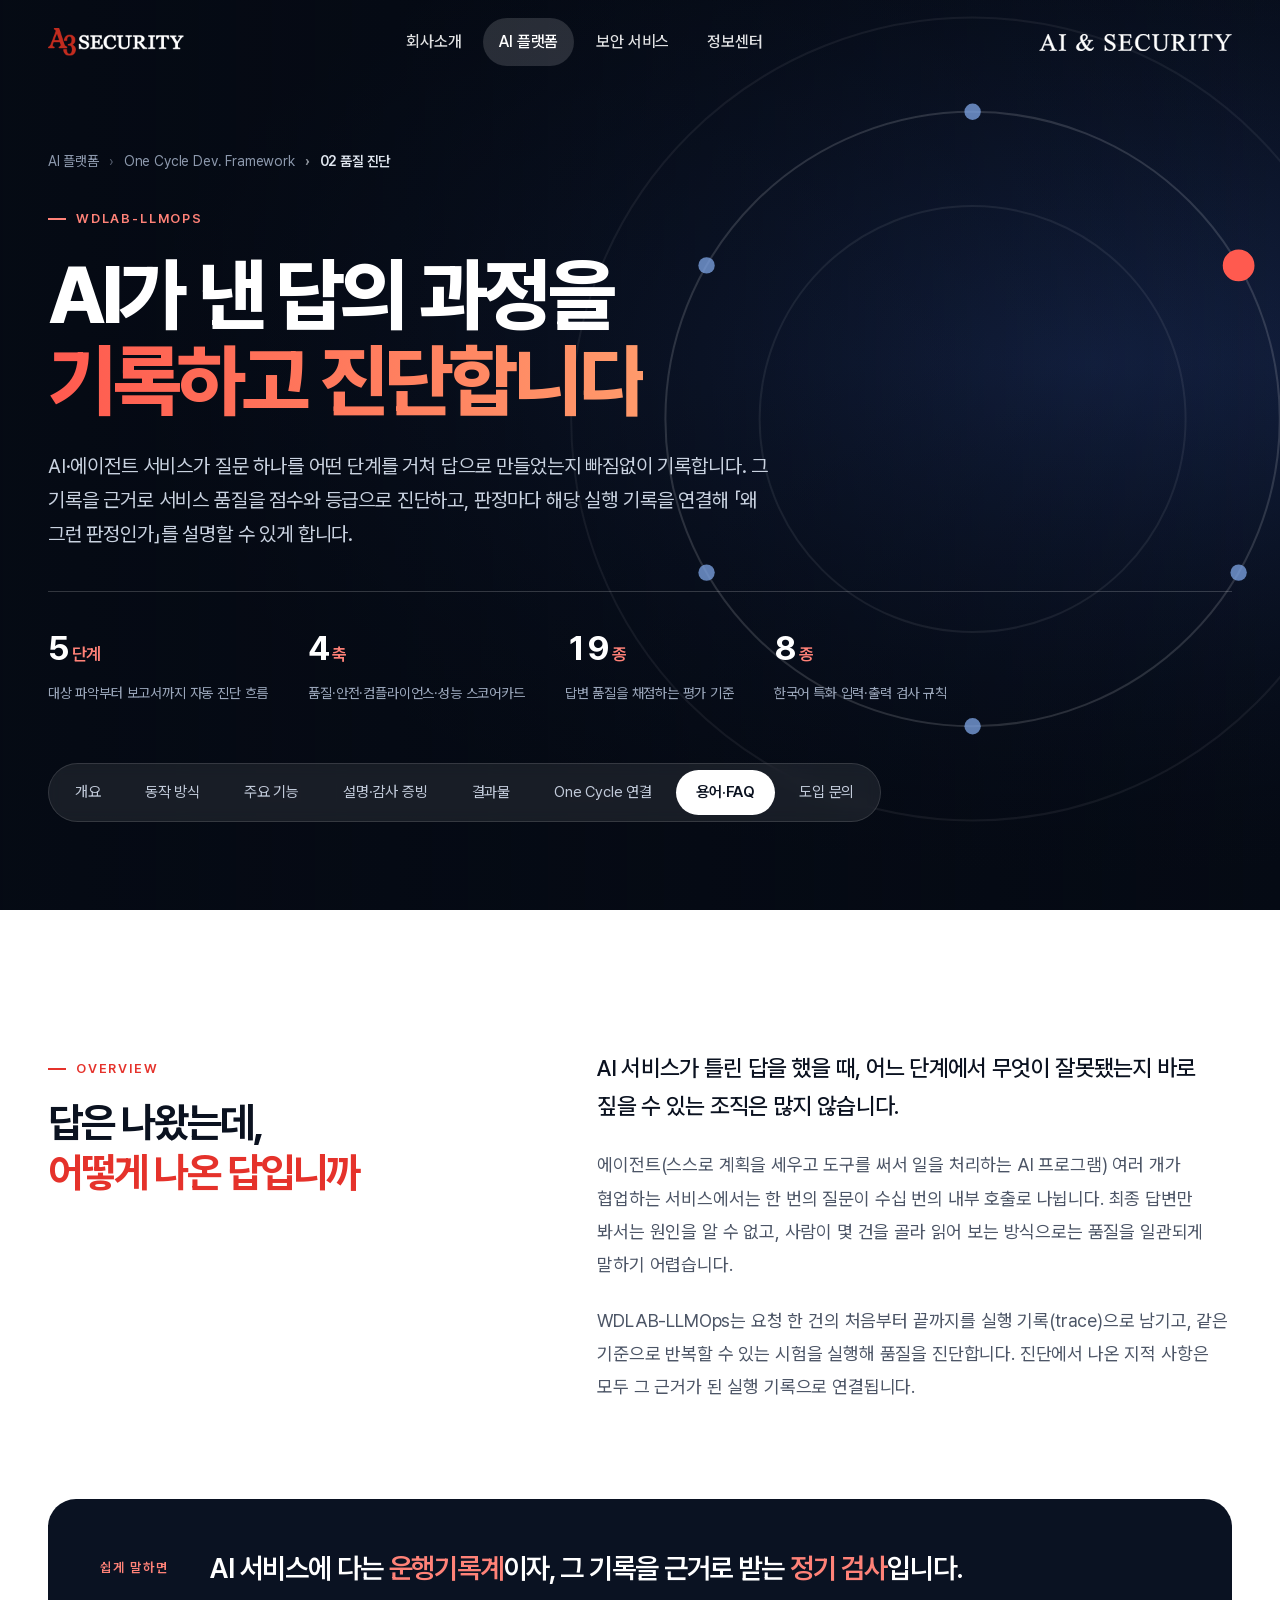
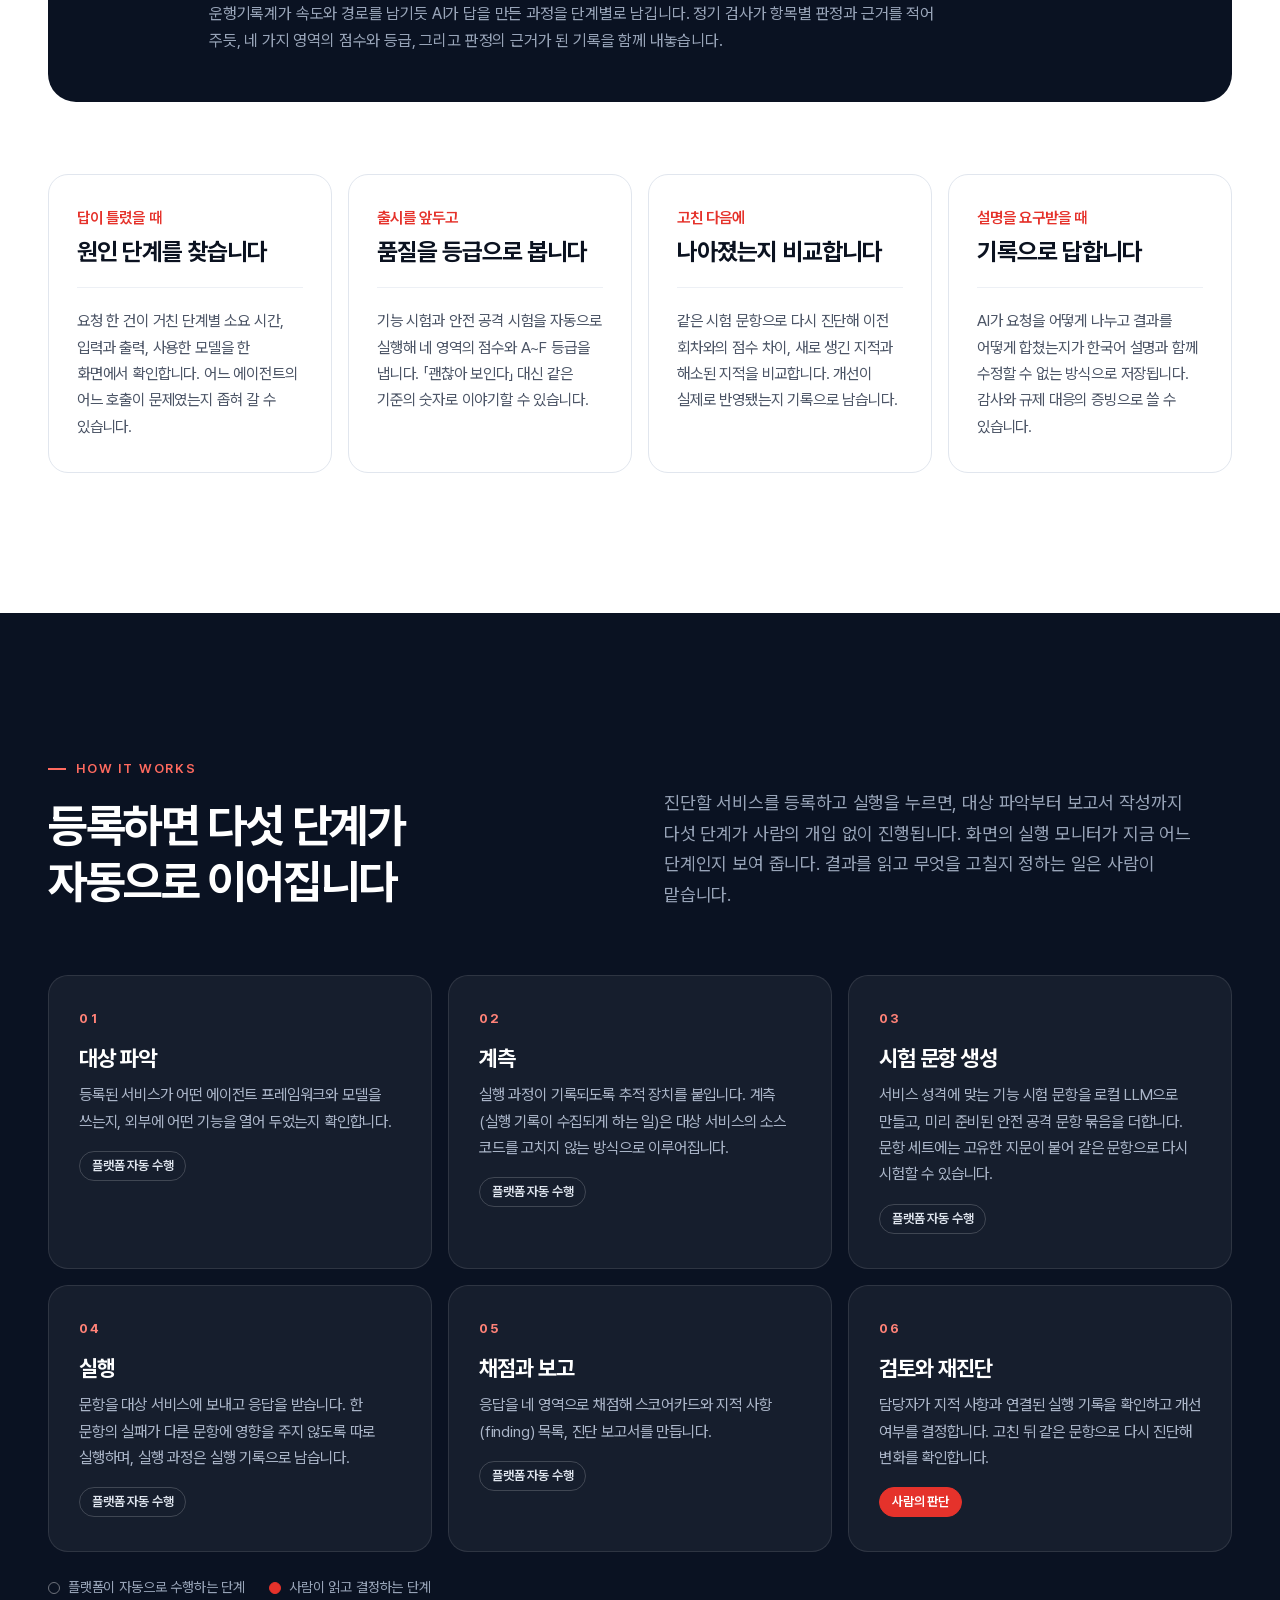
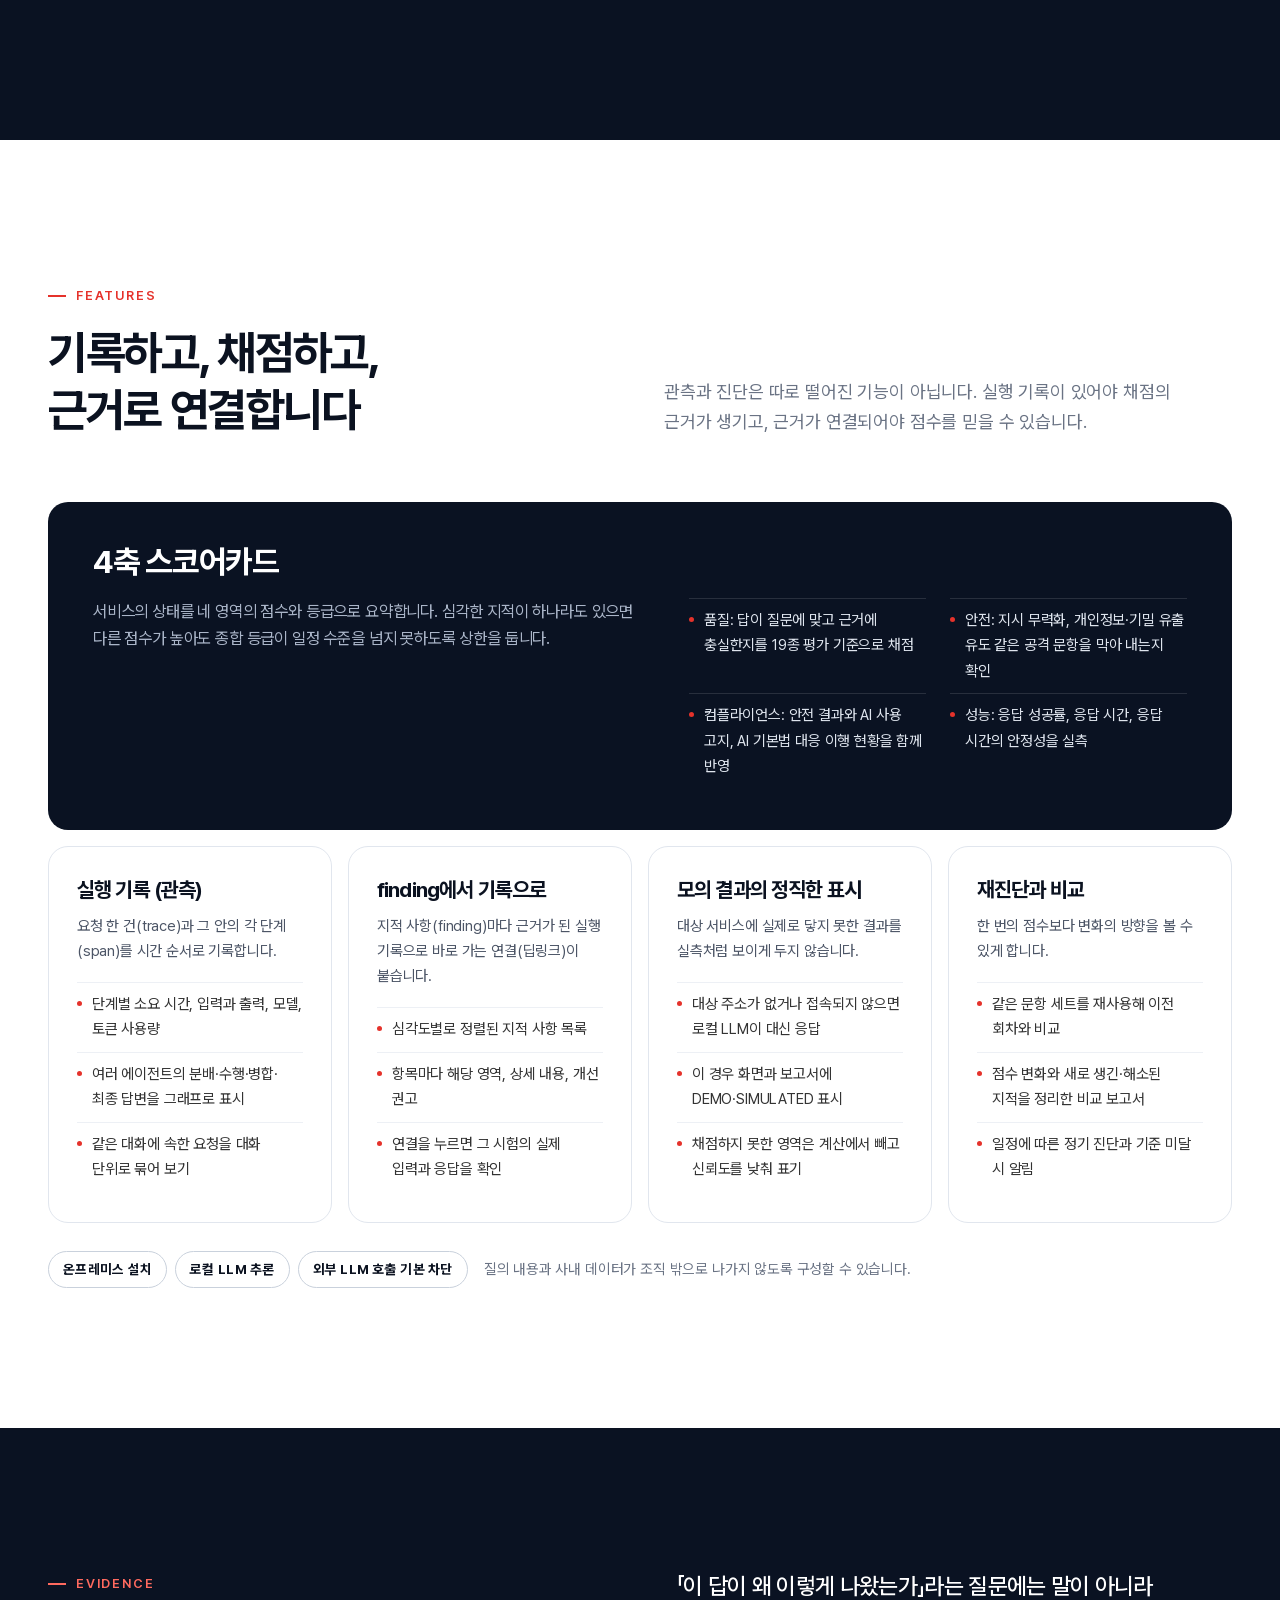
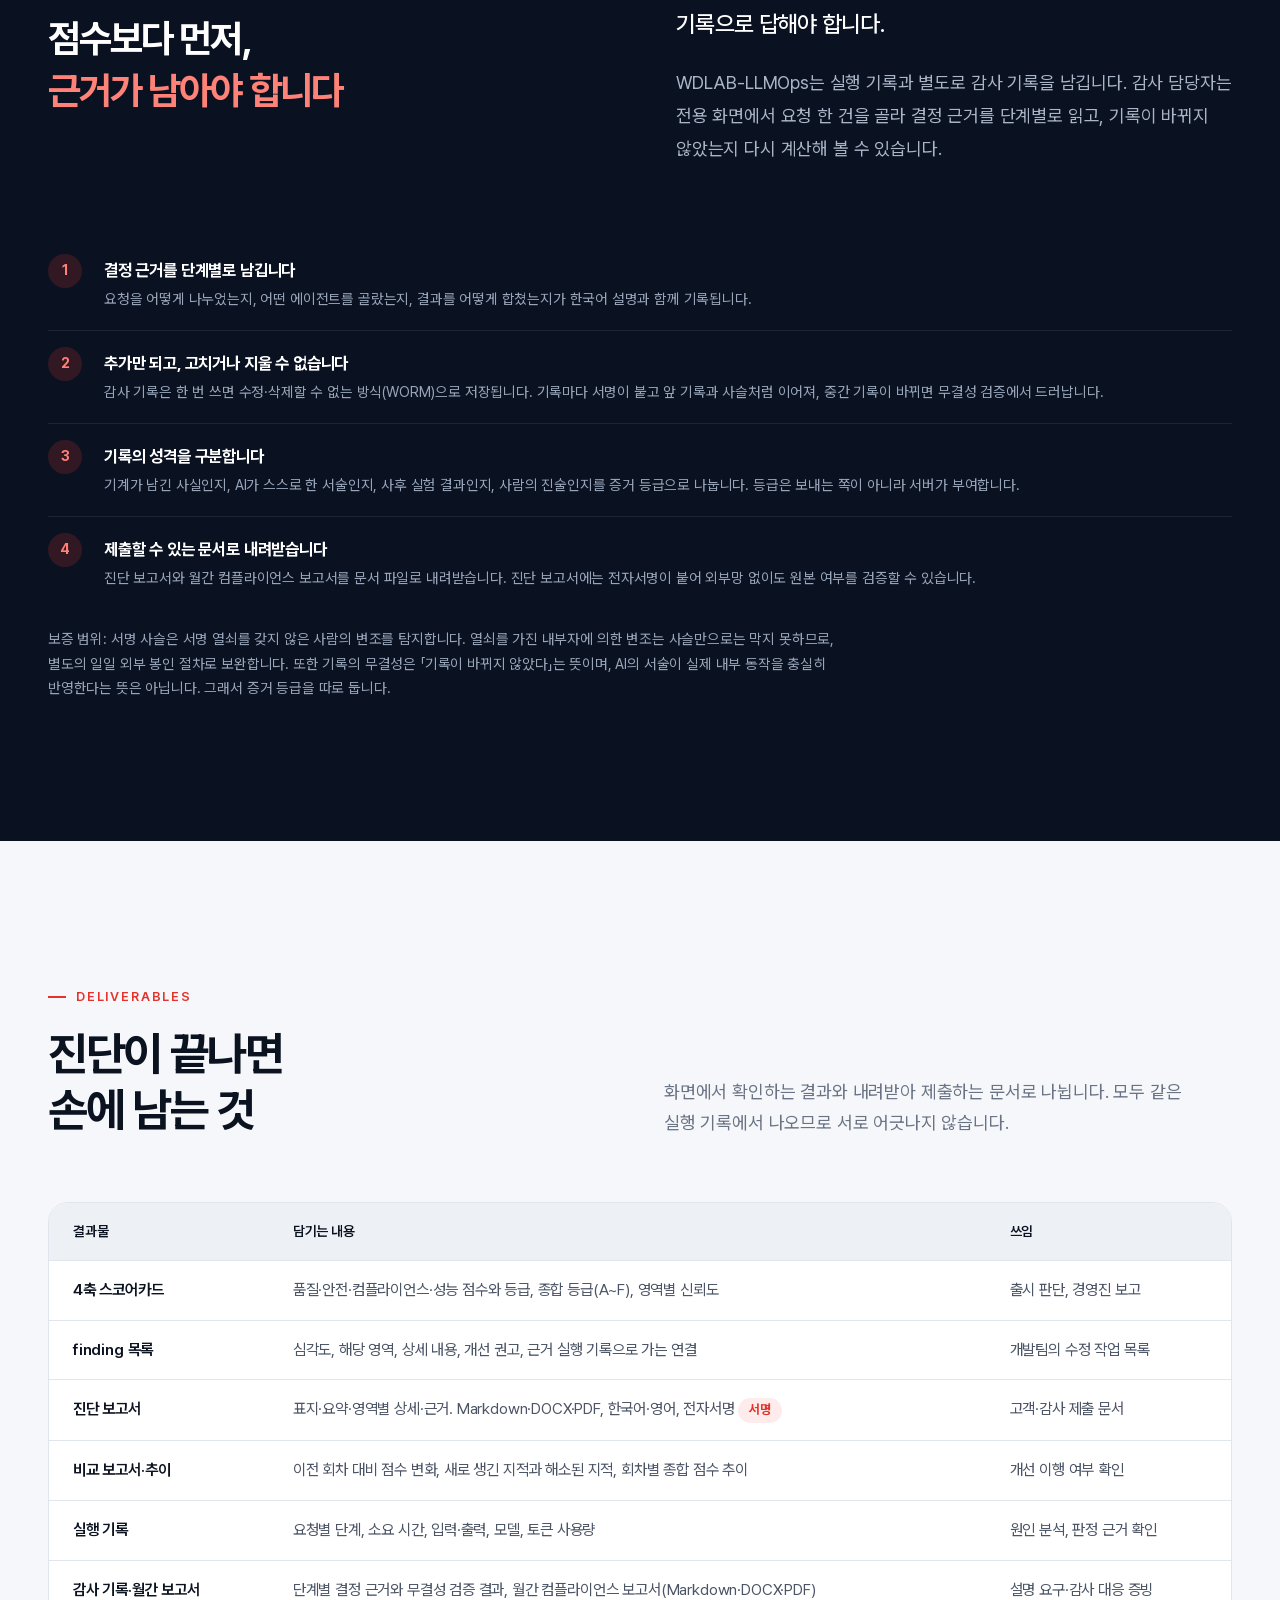
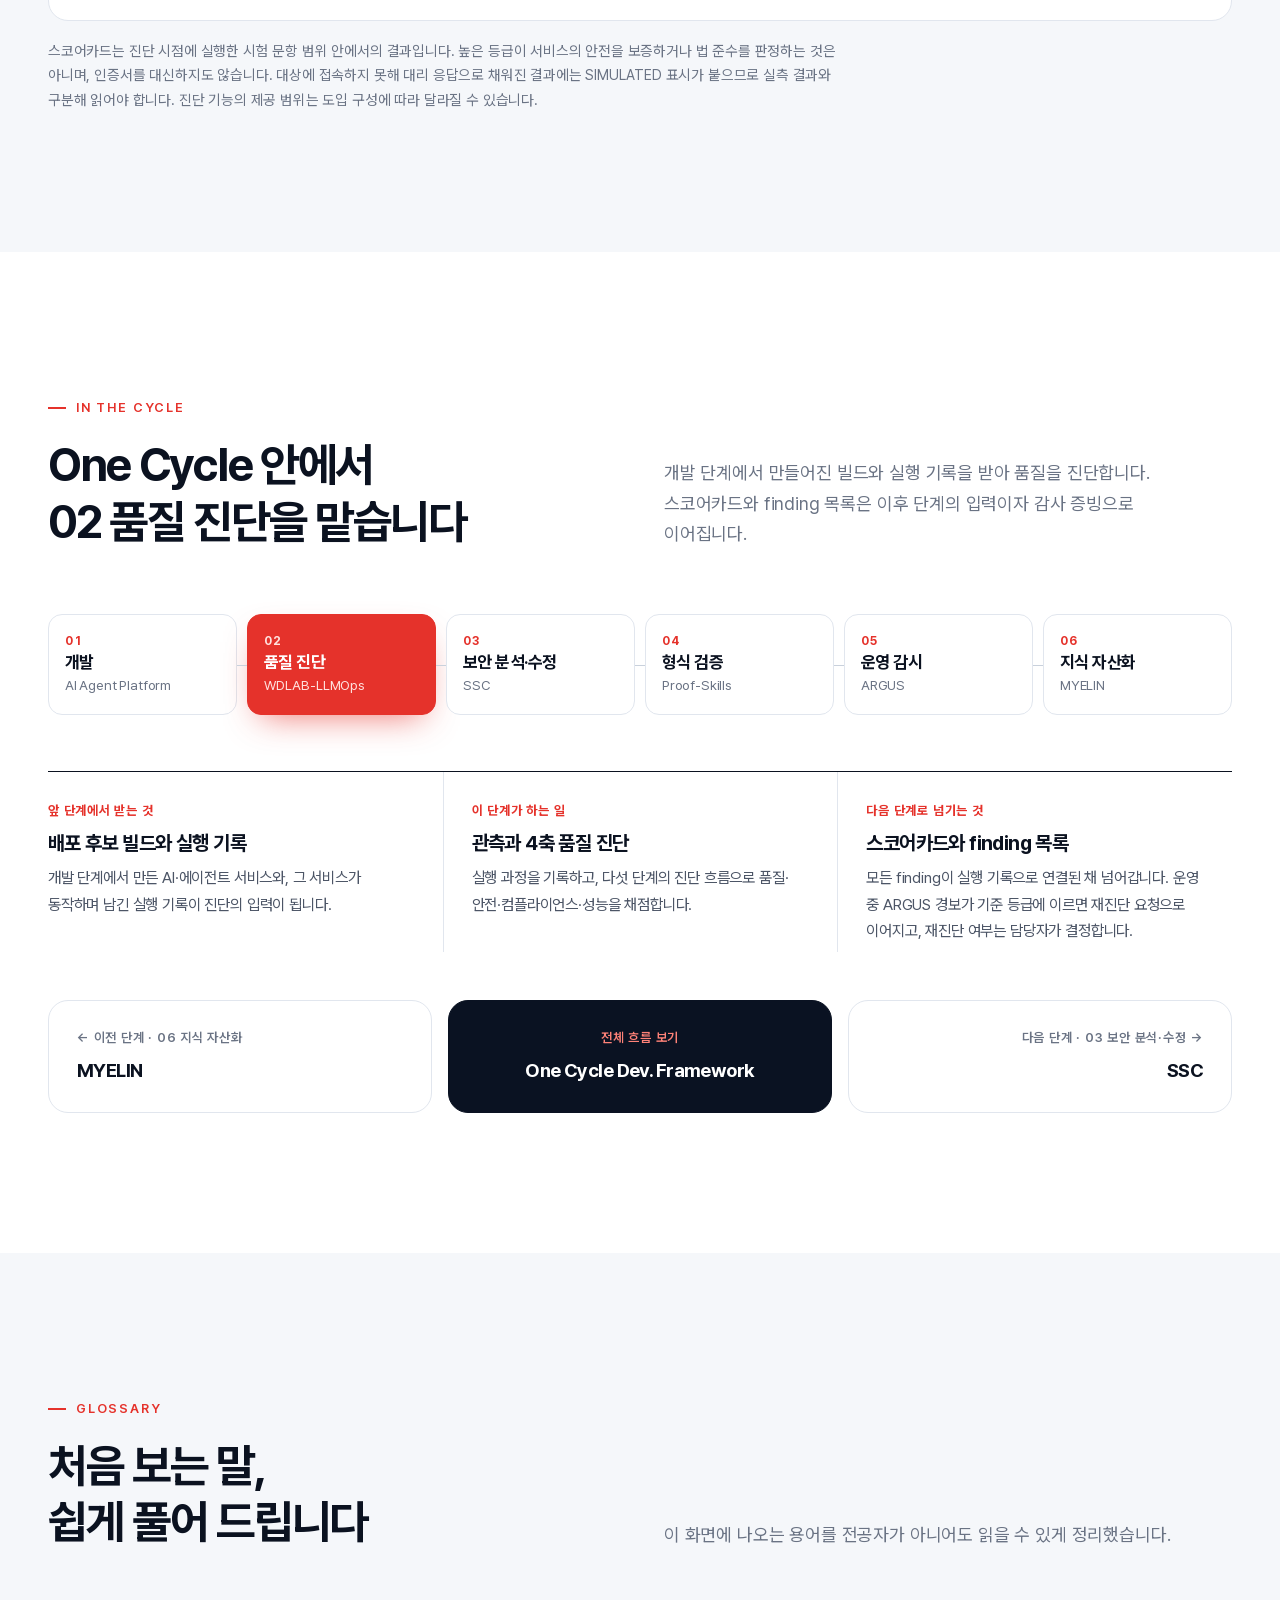
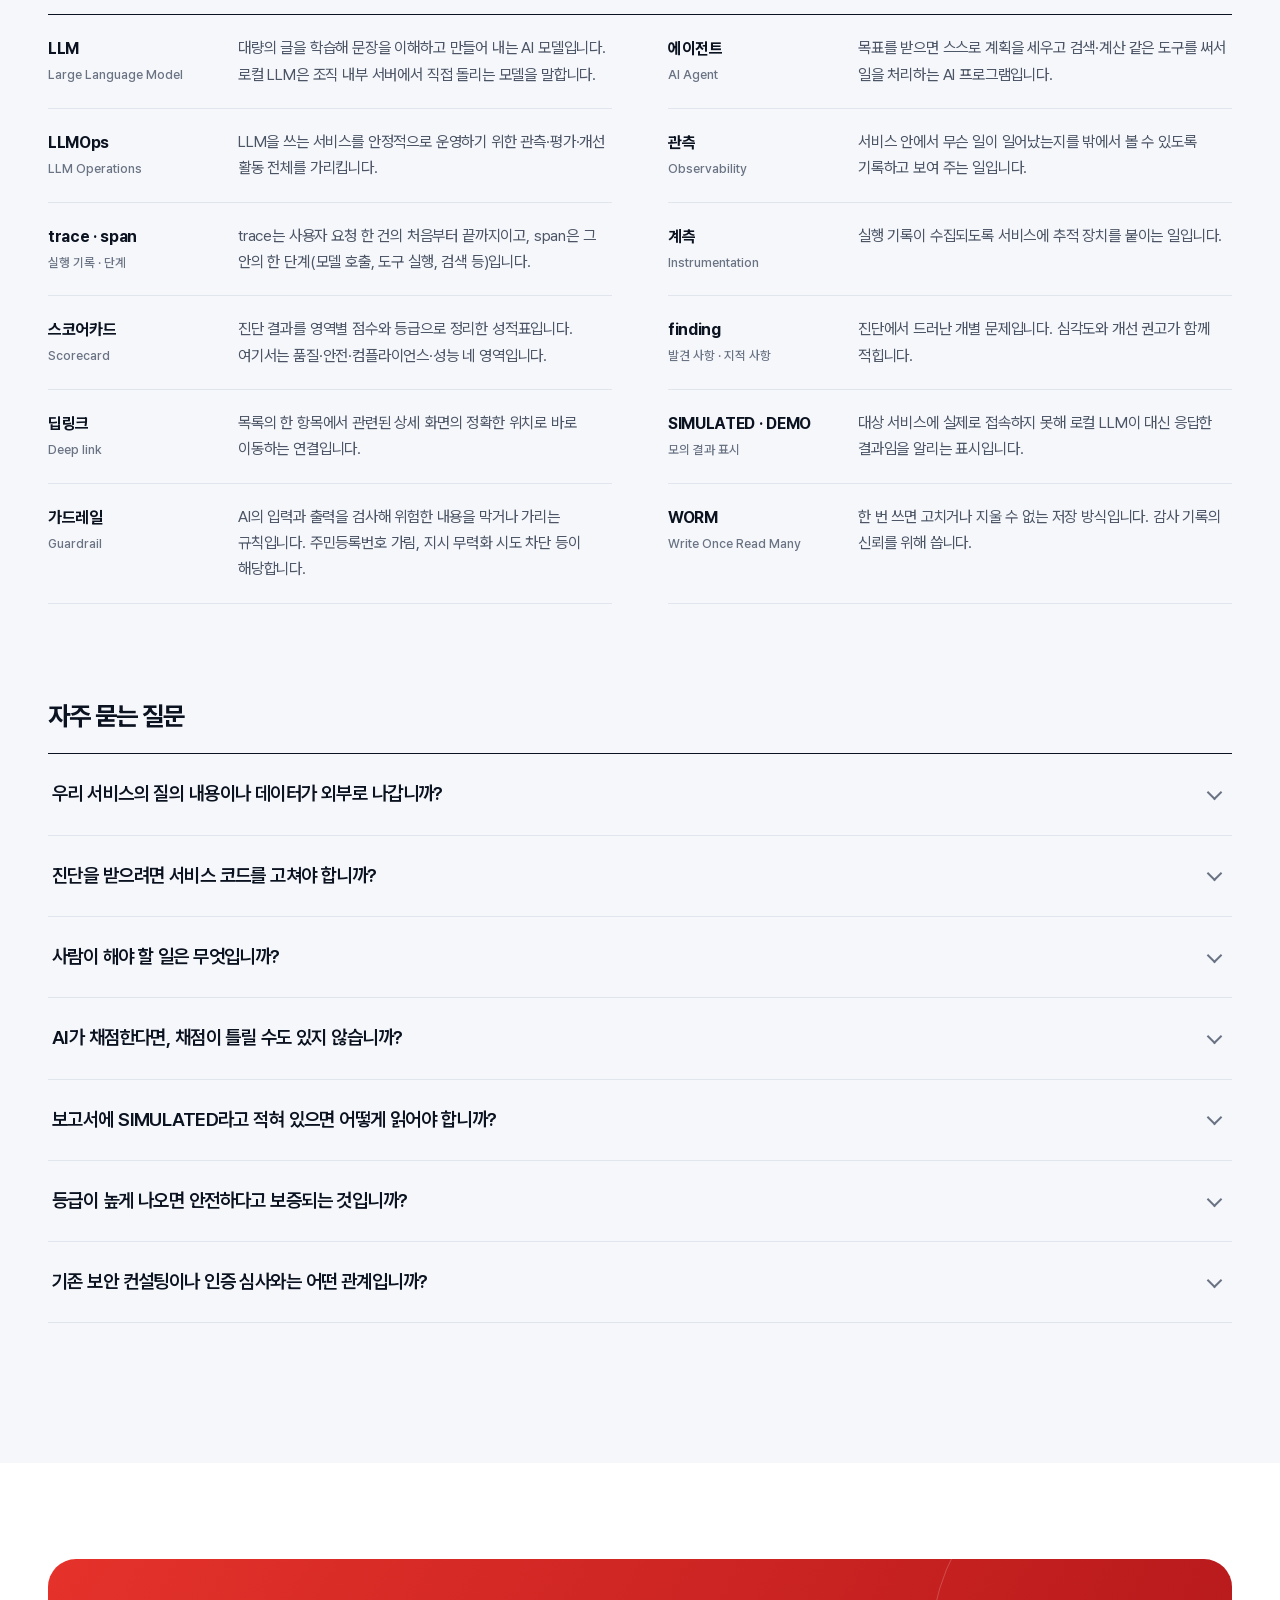
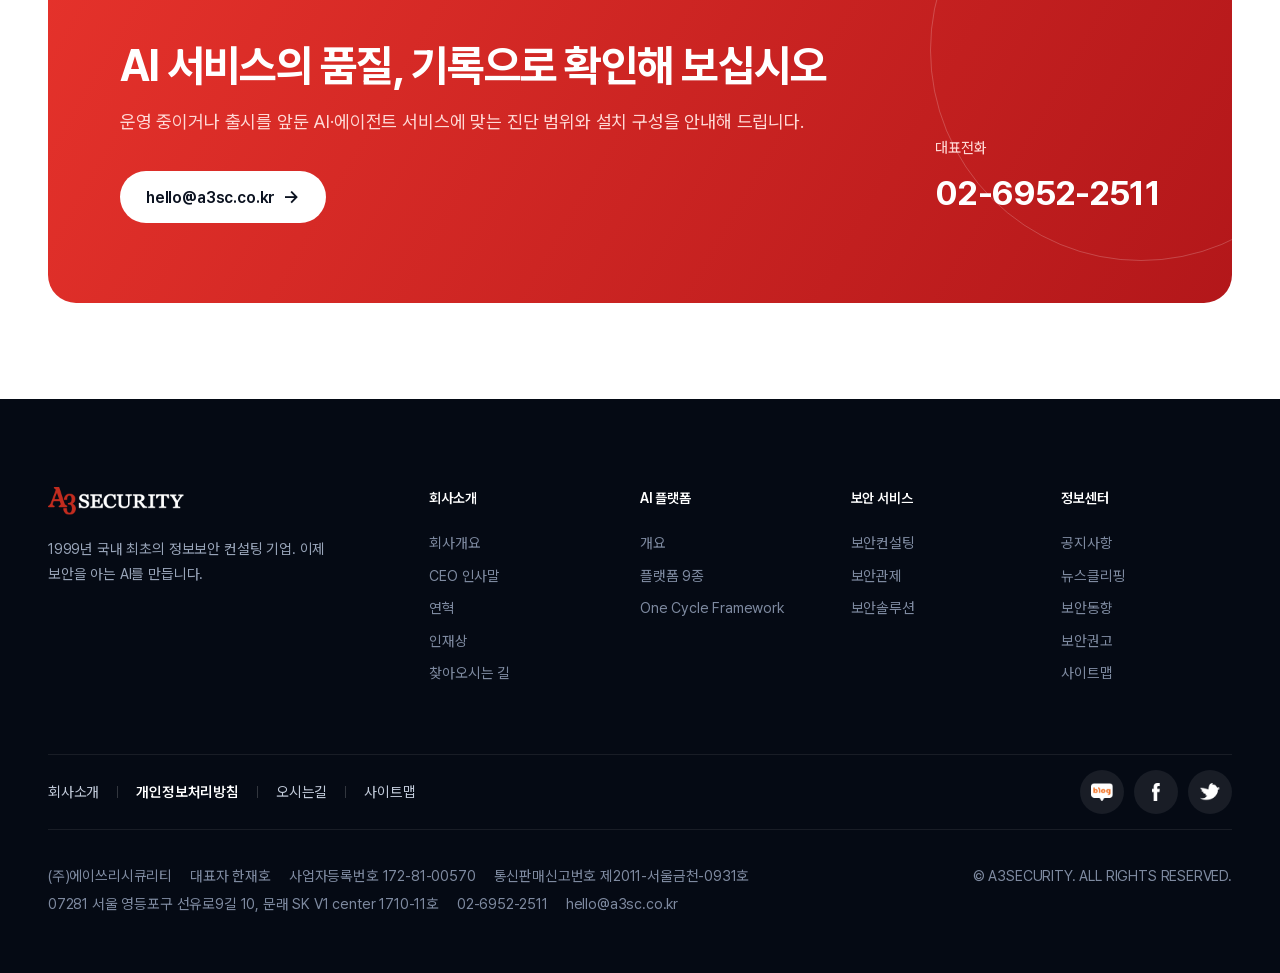
<file: index.html>
<!doctype html>
<html lang="ko">
<head>
<meta charset="utf-8">
<meta name="viewport" content="width=device-width, initial-scale=1">
<meta http-equiv="X-UA-Compatible" content="IE=Edge"/>
<meta name="description" content="AI·에이전트 서비스가 어떻게 답을 만들었는지 기록하고, 품질을 점수로 진단하는 WDLAB-LLMOps를 소개합니다. One Cycle Dev. Framework의 02 품질 진단 단계입니다.">
<meta name="keywords" content="소프트웨어,서비스,시스템,보안,유통,컨설팅">
<meta name="Classification" content="보안컨설팅 및 서비스 소프트웨어 개발,유통 및 판매 외">
<meta property="og:type" content="website">
<meta property="og:title" content="WDLAB-LLMOps · AI 서비스 품질 진단 | 에이쓰리시큐리티">
<meta property="og:site_name" content="에이쓰리시큐리티">
<meta property="og:image" content="resources/images/A3/img/A3_favicon.png">
<meta property="og:description" content="AI·에이전트 서비스가 어떻게 답을 만들었는지 기록하고, 품질을 점수로 진단하는 WDLAB-LLMOps를 소개합니다. One Cycle Dev. Framework의 02 품질 진단 단계입니다.">

<meta property="og:url" content="https://www.a3sc.co.kr/a3sc/ISMA3SC003M6.do">
<meta property="al:web:url" content="https://www.a3sc.co.kr">
<meta name="robots" content="noindex,nofollow" />
<link rel="shortcut icon" href="resources/images/A3/img/A3_favicon.png" />
<link rel="icon" href="resources/images/A3/img/A3_favicon.png" />
<title>WDLAB-LLMOps · AI 서비스 품질 진단 | 에이쓰리시큐리티</title>

<style>@font-face{font-family:'Pretendard Variable';src:url(resources/font/renewal/PretendardVariable.woff2) format('woff2-variations');font-weight:45 920;font-style:normal;font-display:swap}</style>
<link rel="stylesheet" href="resources/css/A3/renewal/b.css">
<link rel="stylesheet" href="resources/css/A3/renewal/onecycle_product.css">

</head>
<body>











<header class="gh"><div class="wrap"><a class="logo" href="https://www.a3sc.co.kr/a3sc/ISMA3SC001M1.do"><img class="on-dark" src="resources/images/A3/renewal/img/foot_logo.png" alt="A3 SECURITY"><img class="on-light" src="resources/images/A3/renewal/img/logo.png" alt="A3 SECURITY"></a>
  <nav><a href="https://www.a3sc.co.kr/a3sc/ISMA3SC002M1.do" class="">회사소개</a><a href="https://www.a3sc.co.kr/a3sc/ISMA3SC003M4.do" class="on">AI 플랫폼</a><a href="https://www.a3sc.co.kr/a3sc/ISMA3SC003M1.do" class="">보안 서비스</a><a href="https://www.a3sc.co.kr/a3sc/ISMA3SC004M1.do?brdType=N" class="">정보센터</a></nav>
  <a class="pill red hcta" href="#contact">문의하기</a><span class="brand"><svg xmlns="http://www.w3.org/2000/svg" viewBox="-41 -41 16347 1438" role="img" aria-label="AI &amp; SECURITY"><path fill="currentColor" stroke="currentColor" stroke-width="41" stroke-linejoin="round" d="M937 902H412L320 1116Q286 1195 286 1234Q286 1265 315.5 1288.5Q345 1312 443 1319V1356H16V1319Q101 1304 126 1280Q177 1232 239 1085L716 -31H751L1223 1097Q1280 1233 1326.5 1273.5Q1373 1314 1456 1319V1356H921V1319Q1002 1315 1030.5 1292.0Q1059 1269 1059 1236Q1059 1192 1019 1097ZM909 828 679 280 443 828ZM2233.88 1319V1356H1652.88V1319H1700.88Q1784.88 1319 1822.88 1270Q1846.88 1238 1846.88 1116V240Q1846.88 137 1833.88 104Q1823.88 79 1792.88 61Q1748.88 37 1700.88 37H1652.88V0H2233.88V37H2184.88Q2101.88 37 2063.88 86Q2038.88 118 2038.88 240V1116Q2038.88 1219 2051.88 1252Q2061.88 1277 2093.88 1295Q2136.88 1319 2184.88 1319ZM4086.6400000000003 483H4506.64V520Q4419.64 527 4378.14 558.5Q4336.64 590 4248.64 749.0Q4160.64 908 4050.6400000000003 1046Q4139.64 1150 4209.64 1191.5Q4279.64 1233 4350.64 1233Q4419.64 1233 4467.64 1195.5Q4515.64 1158 4535.64 1085L4572.64 1112Q4535.64 1253 4453.64 1320.0Q4371.64 1387 4262.64 1387Q4180.64 1387 4096.14 1342.5Q4011.6400000000003 1298 3911.6400000000003 1192Q3787.6400000000003 1302 3688.1400000000003 1344.5Q3588.6400000000003 1387 3475.6400000000003 1387Q3310.6400000000003 1387 3213.6400000000003 1299.0Q3116.6400000000003 1211 3116.6400000000003 1089Q3116.6400000000003 968 3203.6400000000003 847.5Q3290.6400000000003 727 3530.6400000000003 598Q3483.6400000000003 494 3466.6400000000003 427.5Q3449.6400000000003 361 3449.6400000000003 300Q3449.6400000000003 129 3575.6400000000003 39Q3673.6400000000003 -31 3798.6400000000003 -31Q3917.6400000000003 -31 3992.6400000000003 39.5Q4067.6400000000003 110 4067.6400000000003 213Q4067.6400000000003 319 3995.1400000000003 399.0Q3922.6400000000003 479 3738.6400000000003 574Q3865.6400000000003 800 4003.6400000000003 988Q4179.64 778 4179.64 634Q4179.64 588 4149.64 552Q4127.64 525 4086.6400000000003 520ZM3704.6400000000003 509Q3828.6400000000003 450 3890.1400000000003 375.0Q3951.6400000000003 300 3951.6400000000003 208Q3951.6400000000003 136 3907.1400000000003 89.0Q3862.6400000000003 42 3796.6400000000003 42Q3709.6400000000003 42 3665.1400000000003 102.5Q3620.6400000000003 163 3620.6400000000003 221Q3620.6400000000003 270 3637.6400000000003 330.5Q3654.6400000000003 391 3704.6400000000003 509ZM3859.6400000000003 1134Q3727.6400000000003 954 3676.6400000000003 871.0Q3625.6400000000003 788 3564.6400000000003 665Q3444.6400000000003 734 3384.1400000000003 817.0Q3323.6400000000003 900 3323.6400000000003 997Q3323.6400000000003 1104 3392.6400000000003 1185.0Q3461.6400000000003 1266 3578.6400000000003 1266Q3641.6400000000003 1266 3700.1400000000003 1241.0Q3758.6400000000003 1216 3859.6400000000003 1134ZM6331.400000000001 -31V438H6294.400000000001Q6276.400000000001 303 6229.900000000001 223.0Q6183.400000000001 143 6097.400000000001 96.0Q6011.400000000001 49 5919.400000000001 49Q5815.400000000001 49 5747.400000000001 112.5Q5679.400000000001 176 5679.400000000001 257Q5679.400000000001 319 5722.400000000001 370Q5784.400000000001 445 6017.400000000001 570Q6207.400000000001 672 6276.900000000001 726.5Q6346.400000000001 781 6383.900000000001 855.0Q6421.400000000001 929 6421.400000000001 1010Q6421.400000000001 1164 6301.900000000001 1275.5Q6182.400000000001 1387 5994.400000000001 1387Q5935.400000000001 1387 5883.400000000001 1378Q5852.400000000001 1373 5754.900000000001 1341.5Q5657.400000000001 1310 5631.400000000001 1310Q5606.400000000001 1310 5591.900000000001 1325.0Q5577.400000000001 1340 5570.400000000001 1387H5533.400000000001V922H5570.400000000001Q5596.400000000001 1068 5640.400000000001 1140.5Q5684.400000000001 1213 5774.900000000001 1261.0Q5865.400000000001 1309 5973.400000000001 1309Q6098.400000000001 1309 6170.900000000001 1243.0Q6243.400000000001 1177 6243.400000000001 1087Q6243.400000000001 1037 6215.900000000001 986.0Q6188.400000000001 935 6130.400000000001 891Q6091.400000000001 861 5917.400000000001 763.5Q5743.400000000001 666 5669.900000000001 608.0Q5596.400000000001 550 5558.400000000001 480.0Q5520.400000000001 410 5520.400000000001 326Q5520.400000000001 180 5632.400000000001 74.5Q5744.400000000001 -31 5917.400000000001 -31Q6025.400000000001 -31 6146.400000000001 22Q6202.400000000001 47 6225.400000000001 47Q6251.400000000001 47 6267.900000000001 31.5Q6284.400000000001 16 6294.400000000001 -31ZM7082.280000000001 74V610H7380.280000000001Q7496.280000000001 610 7535.280000000001 575Q7587.280000000001 529 7593.280000000001 413H7630.280000000001V885H7593.280000000001Q7579.280000000001 786 7565.280000000001 758Q7547.280000000001 723 7506.280000000001 703.0Q7465.280000000001 683 7380.280000000001 683H7082.280000000001V1130Q7082.280000000001 1220 7090.280000000001 1239.5Q7098.280000000001 1259 7118.280000000001 1270.5Q7138.280000000001 1282 7194.280000000001 1282H7424.280000000001Q7539.280000000001 1282 7591.280000000001 1266.0Q7643.280000000001 1250 7691.280000000001 1203Q7753.280000000001 1141 7818.280000000001 1016H7858.280000000001L7741.280000000001 1356H6696.280000000001V1319H6744.280000000001Q6792.280000000001 1319 6835.280000000001 1296Q6867.280000000001 1280 6878.780000000001 1248.0Q6890.280000000001 1216 6890.280000000001 1117V236Q6890.280000000001 107 6864.280000000001 77Q6828.280000000001 37 6744.280000000001 37H6696.280000000001V0H7741.280000000001L7756.280000000001 297H7717.280000000001Q7696.280000000001 190 7670.780000000001 150.0Q7645.280000000001 110 7595.280000000001 89Q7555.280000000001 74 7454.280000000001 74ZM9261.16 -31 9292.16 430H9261.16Q9199.16 223 9084.16 132.0Q8969.16 41 8808.16 41Q8673.16 41 8564.16 109.5Q8455.16 178 8392.66 328.0Q8330.16 478 8330.16 701Q8330.16 885 8389.16 1020.0Q8448.16 1155 8566.66 1227.0Q8685.16 1299 8837.16 1299Q8969.16 1299 9070.16 1242.5Q9171.16 1186 9292.16 1018L9323.16 1038Q9221.16 1219 9085.16 1303.0Q8949.16 1387 8762.16 1387Q8425.16 1387 8240.16 1137Q8102.160000000001 951 8102.160000000001 699Q8102.160000000001 496 8193.16 326.0Q8284.16 156 8443.66 62.5Q8603.16 -31 8792.16 -31Q8939.16 -31 9082.16 41Q9124.16 63 9142.16 63Q9169.16 63 9189.16 44Q9215.16 17 9226.16 -31ZM10494.04 37V0H10974.04V37H10923.04Q10843.04 37 10800.04 104Q10779.04 135 10779.04 248V798Q10779.04 1002 10738.54 1114.5Q10698.04 1227 10579.54 1307.5Q10461.04 1388 10257.04 1388Q10035.04 1388 9920.04 1311.0Q9805.04 1234 9757.04 1104Q9725.04 1015 9725.04 770V240Q9725.04 115 9690.54 76.0Q9656.04 37 9579.04 37H9528.04V0H10114.04V37H10062.04Q9978.04 37 9942.04 90Q9917.04 126 9917.04 240V831Q9917.04 910 9931.54 1012.0Q9946.04 1114 9984.04 1171.0Q10022.04 1228 10093.54 1265.0Q10165.04 1302 10269.04 1302Q10402.04 1302 10507.04 1244.0Q10612.04 1186 10650.54 1095.5Q10689.04 1005 10689.04 789V240Q10689.04 113 10661.04 81Q10622.04 37 10545.04 37ZM12502.920000000002 1356H12140.920000000002L11681.920000000002 722Q11630.920000000002 724 11598.920000000002 724Q11585.920000000002 724 11570.920000000002 723.5Q11555.920000000002 723 11539.920000000002 722V1116Q11539.920000000002 1244 11567.920000000002 1275Q11605.920000000002 1319 11681.920000000002 1319H11734.920000000002V1356H11153.920000000002V1319H11204.920000000002Q11290.920000000002 1319 11327.920000000002 1263Q11348.920000000002 1232 11348.920000000002 1116V240Q11348.920000000002 112 11320.920000000002 81Q11281.920000000002 37 11204.920000000002 37H11153.920000000002V0H11647.920000000002Q11863.920000000002 0 11966.420000000002 31.5Q12068.920000000002 63 12140.420000000002 147.5Q12211.920000000002 232 12211.920000000002 349Q12211.920000000002 474 12130.420000000002 566.0Q12048.920000000002 658 11877.920000000002 696L12157.920000000002 1085Q12253.920000000002 1219 12322.920000000002 1263.0Q12391.920000000002 1307 12502.920000000002 1319ZM11539.920000000002 659Q11558.920000000002 659 11572.920000000002 659.5Q11586.920000000002 660 11595.920000000002 660Q11789.920000000002 660 11888.420000000002 576.0Q11986.920000000002 492 11986.920000000002 362Q11986.920000000002 235 11907.420000000002 155.5Q11827.920000000002 76 11696.920000000002 76Q11638.920000000002 76 11539.920000000002 95ZM13239.800000000003 1319V1356H12658.800000000003V1319H12706.800000000003Q12790.800000000003 1319 12828.800000000003 1270Q12852.800000000003 1238 12852.800000000003 1116V240Q12852.800000000003 137 12839.800000000003 104Q12829.800000000003 79 12798.800000000003 61Q12754.800000000003 37 12706.800000000003 37H12658.800000000003V0H13239.800000000003V37H13190.800000000003Q13107.800000000003 37 13069.800000000003 86Q13044.800000000003 118 13044.800000000003 240V1116Q13044.800000000003 1219 13057.800000000003 1252Q13067.800000000003 1277 13099.800000000003 1295Q13142.800000000003 1319 13190.800000000003 1319ZM14597.680000000002 0 14612.680000000002 318H14574.680000000002Q14563.680000000002 234 14544.680000000002 198Q14513.680000000002 140 14462.180000000002 112.5Q14410.680000000002 85 14326.680000000002 85H14135.680000000002V1121Q14135.680000000002 1246 14162.680000000002 1277Q14200.680000000002 1319 14279.680000000002 1319H14326.680000000002V1356H13751.680000000002V1319H13799.680000000002Q13885.680000000002 1319 13921.680000000002 1267Q13943.680000000002 1235 13943.680000000002 1121V85H13780.680000000002Q13685.680000000002 85 13645.680000000002 99Q13593.680000000002 118 13556.680000000002 172.0Q13519.680000000002 226 13512.680000000002 318H13474.680000000002L13490.680000000002 0ZM15762.560000000001 0H16235.560000000001V37H16209.560000000001Q16183.560000000001 37 16133.560000000001 60.0Q16083.560000000001 83 16042.560000000001 126.0Q16001.560000000001 169 15941.560000000001 266L15614.560000000001 781V1121Q15614.560000000001 1246 15642.560000000001 1277Q15680.560000000001 1319 15762.560000000001 1319H15806.560000000001V1356H15230.560000000001V1319H15278.560000000001Q15364.560000000001 1319 15400.560000000001 1267Q15422.560000000001 1235 15422.560000000001 1121V800L15050.560000000001 232Q14984.560000000001 132 14961.060000000001 107.0Q14937.560000000001 82 14863.560000000001 47Q14843.560000000001 37 14805.560000000001 37V0H15385.560000000001V37H15355.560000000001Q15308.560000000001 37 15269.060000000001 59.0Q15229.560000000001 81 15229.560000000001 125Q15229.560000000001 161 15290.560000000001 255L15573.560000000001 692L15839.560000000001 274Q15899.560000000001 180 15899.560000000001 134Q15899.560000000001 106 15885.060000000001 84.0Q15870.560000000001 62 15843.560000000001 49.5Q15816.560000000001 37 15762.560000000001 37Z"/></svg></span>
  <button type="button" class="menu" aria-label="전체 메뉴" aria-expanded="false" aria-controls="mnav"></button></div>
  <nav class="mnav" id="mnav" aria-label="전체 메뉴" hidden><div class="wrap"><div class="grp"><a class="h" href="https://www.a3sc.co.kr/a3sc/ISMA3SC002M1.do">회사소개</a><ul><li><a href="https://www.a3sc.co.kr/a3sc/ISMA3SC002M1.do">회사개요</a></li><li><a href="https://www.a3sc.co.kr/a3sc/ISMA3SC002M2.do">CEO 인사말</a></li><li><a href="https://www.a3sc.co.kr/a3sc/ISMA3SC002M3.do">연혁</a></li><li><a href="https://www.a3sc.co.kr/a3sc/ISMA3SC002M4.do">인재상</a></li><li><a href="https://www.a3sc.co.kr/a3sc/ISMA3SC002M5.do">찾아오시는 길</a></li><li><a href="https://www.saramin.co.kr/zf_user/company-info/view-inner-recruit?csn=ZU9zdmxNSTZCU0ViN1NJRC9NOGtPUT09" target="_blank" rel="noopener">채용공고 ↗</a></li></ul></div><div class="grp on"><a class="h" href="https://www.a3sc.co.kr/a3sc/ISMA3SC003M4.do">AI 플랫폼</a><ul><li><a href="https://www.a3sc.co.kr/a3sc/ISMA3SC003M4.do#intro">개요</a></li><li><a href="https://www.a3sc.co.kr/a3sc/ISMA3SC003M4.do#strength">강점</a></li><li><a href="https://www.a3sc.co.kr/a3sc/ISMA3SC003M4.do#lineup">플랫폼 9종</a></li><li><a href="https://wdlab1958.github.io/a3sc/">One Cycle Framework</a></li><li><a href="https://www.a3sc.co.kr/a3sc/ISMA3SC003M4.do#contact">도입 문의</a></li></ul></div><div class="grp"><a class="h" href="https://www.a3sc.co.kr/a3sc/ISMA3SC003M1.do">보안 서비스</a><ul><li><a href="https://www.a3sc.co.kr/a3sc/ISMA3SC003M1.do">보안컨설팅</a></li><li><a href="https://www.a3sc.co.kr/a3sc/ISMA3SC003M2.do">보안관제</a></li><li><a href="https://www.a3sc.co.kr/a3sc/ISMA3SC003M3.do">보안솔루션</a></li></ul></div><div class="grp"><a class="h" href="https://www.a3sc.co.kr/a3sc/ISMA3SC004M1.do?brdType=N">정보센터</a><ul><li><a href="https://www.a3sc.co.kr/a3sc/ISMA3SC004M1.do?brdType=N">공지사항</a></li><li><a href="https://www.a3sc.co.kr/a3sc/ISMA3SC004M1.do?brdType=C">뉴스클리핑</a></li><li><a href="https://www.a3sc.co.kr/a3sc/ISMA3SC004M1.do?brdType=T">보안동향</a></li><li><a href="https://www.a3sc.co.kr/a3sc/ISMA3SC004M1.do?brdType=R">보안권고</a></li></ul></div>
  <a class="pill red" href="#contact">문의하기</a></div></nav>
<script>/* 모바일 전체 메뉴 열고 닫기 */(function(){var b=document.querySelector('.gh .menu'),m=document.getElementById('mnav');if(!b||!m)return;function set(o){m.hidden=!o;b.setAttribute('aria-expanded',o);document.documentElement.classList.toggle('mnav-open',o)}b.addEventListener('click',function(){set(m.hidden)});m.addEventListener('click',function(e){if(e.target.closest('a'))set(false)});document.addEventListener('keydown',function(e){if(e.key==='Escape'&&!m.hidden){set(false);b.focus()}});matchMedia('(min-width:761px)').addEventListener('change',function(e){if(e.matches)set(false)})})()</script></header>

<main>
<!-- =========================================================
     WDLAB-LLMOps · 본문 (기존 레이아웃의 <main> … </main> 안에 넣는 부분)
     One Cycle Dev. Framework(ISMA3SC003M5)의 02 품질 진단 단계 상세 화면
     필요한 것: b.css 다음에 /resources/css/A3/renewal/onecycle_product.css
     ========================================================= -->
<section class="hero pd-hero" id="top">
  <div class="pd-orbit" aria-hidden="true"><svg viewBox="0 0 400 400" fill="none">
    <circle cx="200" cy="200" r="196" stroke="rgba(255,255,255,.06)"/>
    <circle cx="200" cy="200" r="150" stroke="rgba(255,255,255,.14)"/>
    <circle cx="200" cy="200" r="104" stroke="rgba(255,255,255,.07)"/>
    <circle class="dot" cx="200" cy="50" r="4"/><circle class="halo" cx="329.9" cy="125" r="7"/><circle class="me" cx="329.9" cy="125" r="7"/><circle class="dot" cx="329.9" cy="275" r="4"/><circle class="dot" cx="200" cy="350" r="4"/><circle class="dot" cx="70.1" cy="275" r="4"/><circle class="dot" cx="70.1" cy="125" r="4"/>
  </svg></div>
  <div class="wrap">
    <nav class="pd-crumb" aria-label="현재 위치"><a href="https://www.a3sc.co.kr/a3sc/ISMA3SC003M4.do">AI 플랫폼</a><a href="https://wdlab1958.github.io/a3sc/">One Cycle Dev. Framework</a><b>02 품질 진단</b></nav>
    <span class="kicker">WDLAB-LLMOps</span>
    <h1>AI가 낸 답의 과정을<br><em>기록하고 진단합니다</em></h1>
    <p class="lede">AI·에이전트 서비스가 질문 하나를 어떤 단계를 거쳐 답으로 만들었는지 빠짐없이 기록합니다. 그 기록을 근거로 서비스 품질을 점수와 등급으로 진단하고, 판정마다 해당 실행 기록을 연결해 「왜 그런 판정인가」를 설명할 수 있게 합니다.</p>
    <div class="hero-meta">
      <div><b>5<small>단계</small></b><span>대상 파악부터 보고서까지 자동 진단 흐름</span></div>
      <div><b>4<small>축</small></b><span>품질·안전·컴플라이언스·성능 스코어카드</span></div>
      <div><b>19<small>종</small></b><span>답변 품질을 채점하는 평가 기준</span></div>
      <div><b>8<small>종</small></b><span>한국어 특화 입력·출력 검사 규칙</span></div>
    </div>
    <nav class="subnav" id="pd-subnav"><a href="#intro" class="on">개요</a><a href="#how">동작 방식</a><a href="#features">주요 기능</a><a href="#evidence">설명·감사 증빙</a><a href="#output">결과물</a><a href="#cycle">One Cycle 연결</a><a href="#terms">용어·FAQ</a><a href="#contact">도입 문의</a></nav>
  </div>
</section>

<!-- 개요: 무엇이고, 왜 필요한가 -->
<section class="sec"><div class="wrap pd-anchor" id="intro">
  <div class="intro"><div><span class="kicker">Overview</span><h2>답은 나왔는데,<br><em>어떻게 나온 답입니까</em></h2></div>
    <div class="prose"><p class="big">AI 서비스가 틀린 답을 했을 때, 어느 단계에서 무엇이 잘못됐는지 바로 짚을 수 있는 조직은 많지 않습니다.</p>
    <p>에이전트(스스로 계획을 세우고 도구를 써서 일을 처리하는 AI 프로그램) 여러 개가 협업하는 서비스에서는 한 번의 질문이 수십 번의 내부 호출로 나뉩니다. 최종 답변만 봐서는 원인을 알 수 없고, 사람이 몇 건을 골라 읽어 보는 방식으로는 품질을 일관되게 말하기 어렵습니다.</p>
    <p>WDLAB-LLMOps는 요청 한 건의 처음부터 끝까지를 실행 기록(trace)으로 남기고, 같은 기준으로 반복할 수 있는 시험을 실행해 품질을 진단합니다. 진단에서 나온 지적 사항은 모두 그 근거가 된 실행 기록으로 연결됩니다.</p></div></div>
  <div class="pd-plain"><span class="lb">쉽게 말하면</span>
    <p>AI 서비스에 다는 <em>운행기록계</em>이자, 그 기록을 근거로 받는 <em>정기 검사</em>입니다.</p>
    <small>운행기록계가 속도와 경로를 남기듯 AI가 답을 만든 과정을 단계별로 남깁니다. 정기 검사가 항목별 판정과 근거를 적어 주듯, 네 가지 영역의 점수와 등급, 그리고 판정의 근거가 된 기록을 함께 내놓습니다.</p></div>
  <div class="pd-cards">
    <article><div class="ft"><span>답이 틀렸을 때</span><b>원인 단계를 찾습니다</b></div><p>요청 한 건이 거친 단계별 소요 시간, 입력과 출력, 사용한 모델을 한 화면에서 확인합니다. 어느 에이전트의 어느 호출이 문제였는지 좁혀 갈 수 있습니다.</p></article>
    <article><div class="ft"><span>출시를 앞두고</span><b>품질을 등급으로 봅니다</b></div><p>기능 시험과 안전 공격 시험을 자동으로 실행해 네 영역의 점수와 A~F 등급을 냅니다. 「괜찮아 보인다」 대신 같은 기준의 숫자로 이야기할 수 있습니다.</p></article>
    <article><div class="ft"><span>고친 다음에</span><b>나아졌는지 비교합니다</b></div><p>같은 시험 문항으로 다시 진단해 이전 회차와의 점수 차이, 새로 생긴 지적과 해소된 지적을 비교합니다. 개선이 실제로 반영됐는지 기록으로 남습니다.</p></article>
    <article><div class="ft"><span>설명을 요구받을 때</span><b>기록으로 답합니다</b></div><p>AI가 요청을 어떻게 나누고 결과를 어떻게 합쳤는지가 한국어 설명과 함께 수정할 수 없는 방식으로 저장됩니다. 감사와 규제 대응의 증빙으로 쓸 수 있습니다.</p></article>
  </div>
</div></section>

<!-- 동작 방식 -->
<section class="sec dark"><div class="wrap pd-anchor" id="how">
  <div class="sec-h"><div><span class="kicker">How it works</span><h2>등록하면 다섯 단계가<br>자동으로 이어집니다</h2></div><p>진단할 서비스를 등록하고 실행을 누르면, 대상 파악부터 보고서 작성까지 다섯 단계가 사람의 개입 없이 진행됩니다. 화면의 실행 모니터가 지금 어느 단계인지 보여 줍니다. 결과를 읽고 무엇을 고칠지 정하는 일은 사람이 맡습니다.</p></div>
  <ol class="pd-steps">
    <li><b>대상 파악</b><p>등록된 서비스가 어떤 에이전트 프레임워크와 모델을 쓰는지, 외부에 어떤 기능을 열어 두었는지 확인합니다.</p><span class="who">플랫폼 자동 수행</span></li>
    <li><b>계측</b><p>실행 과정이 기록되도록 추적 장치를 붙입니다. 계측(실행 기록이 수집되게 하는 일)은 대상 서비스의 소스 코드를 고치지 않는 방식으로 이루어집니다.</p><span class="who">플랫폼 자동 수행</span></li>
    <li><b>시험 문항 생성</b><p>서비스 성격에 맞는 기능 시험 문항을 로컬 LLM으로 만들고, 미리 준비된 안전 공격 문항 묶음을 더합니다. 문항 세트에는 고유한 지문이 붙어 같은 문항으로 다시 시험할 수 있습니다.</p><span class="who">플랫폼 자동 수행</span></li>
    <li><b>실행</b><p>문항을 대상 서비스에 보내고 응답을 받습니다. 한 문항의 실패가 다른 문항에 영향을 주지 않도록 따로 실행하며, 실행 과정은 실행 기록으로 남습니다.</p><span class="who">플랫폼 자동 수행</span></li>
    <li><b>채점과 보고</b><p>응답을 네 영역으로 채점해 스코어카드와 지적 사항(finding) 목록, 진단 보고서를 만듭니다.</p><span class="who">플랫폼 자동 수행</span></li>
    <li><b>검토와 재진단</b><p>담당자가 지적 사항과 연결된 실행 기록을 확인하고 개선 여부를 결정합니다. 고친 뒤 같은 문항으로 다시 진단해 변화를 확인합니다.</p><span class="who h">사람의 판단</span></li>
  </ol>
  <div class="pd-legend"><span>플랫폼이 자동으로 수행하는 단계</span><span class="h">사람이 읽고 결정하는 단계</span></div>
</div></section>

<!-- 주요 기능 -->
<section class="sec"><div class="wrap pd-anchor" id="features">
  <div class="sec-h"><div><span class="kicker">Features</span><h2>기록하고, 채점하고,<br>근거로 연결합니다</h2></div><p>관측과 진단은 따로 떨어진 기능이 아닙니다. 실행 기록이 있어야 채점의 근거가 생기고, 근거가 연결되어야 점수를 믿을 수 있습니다.</p></div>
  <div class="rf">
    <article class="lead"><h3>4축 스코어카드</h3>
      <p>서비스의 상태를 네 영역의 점수와 등급으로 요약합니다. 심각한 지적이 하나라도 있으면 다른 점수가 높아도 종합 등급이 일정 수준을 넘지 못하도록 상한을 둡니다.</p>
      <ul><li>품질: 답이 질문에 맞고 근거에 충실한지를 19종 평가 기준으로 채점</li><li>안전: 지시 무력화, 개인정보·기밀 유출 유도 같은 공격 문항을 막아 내는지 확인</li><li>컴플라이언스: 안전 결과와 AI 사용 고지, AI 기본법 대응 이행 현황을 함께 반영</li><li>성능: 응답 성공률, 응답 시간, 응답 시간의 안정성을 실측</li></ul></article>
    <article><h3>실행 기록 (관측)</h3><p>요청 한 건(trace)과 그 안의 각 단계(span)를 시간 순서로 기록합니다.</p><ul><li>단계별 소요 시간, 입력과 출력, 모델, 토큰 사용량</li><li>여러 에이전트의 분배·수행·병합·최종 답변을 그래프로 표시</li><li>같은 대화에 속한 요청을 대화 단위로 묶어 보기</li></ul></article>
    <article><h3>finding에서 기록으로</h3><p>지적 사항(finding)마다 근거가 된 실행 기록으로 바로 가는 연결(딥링크)이 붙습니다.</p><ul><li>심각도별로 정렬된 지적 사항 목록</li><li>항목마다 해당 영역, 상세 내용, 개선 권고</li><li>연결을 누르면 그 시험의 실제 입력과 응답을 확인</li></ul></article>
    <article><h3>모의 결과의 정직한 표시</h3><p>대상 서비스에 실제로 닿지 못한 결과를 실측처럼 보이게 두지 않습니다.</p><ul><li>대상 주소가 없거나 접속되지 않으면 로컬 LLM이 대신 응답</li><li>이 경우 화면과 보고서에 DEMO·SIMULATED 표시</li><li>채점하지 못한 영역은 계산에서 빼고 신뢰도를 낮춰 표기</li></ul></article>
    <article><h3>재진단과 비교</h3><p>한 번의 점수보다 변화의 방향을 볼 수 있게 합니다.</p><ul><li>같은 문항 세트를 재사용해 이전 회차와 비교</li><li>점수 변화와 새로 생긴·해소된 지적을 정리한 비교 보고서</li><li>일정에 따른 정기 진단과 기준 미달 시 알림</li></ul></article>
  </div>
  <div class="pd-tags"><span>온프레미스 설치</span><span>로컬 LLM 추론</span><span>외부 LLM 호출 기본 차단</span><em>질의 내용과 사내 데이터가 조직 밖으로 나가지 않도록 구성할 수 있습니다.</em></div>
</div></section>

<!-- 설명·감사 증빙 -->
<section class="sec dark"><div class="wrap pd-anchor" id="evidence">
  <div class="pd-principle">
    <div><span class="kicker">Evidence</span><p class="quote">점수보다 먼저,<br><em>근거가 남아야 합니다</em></p></div>
    <div class="prose"><p class="big">「이 답이 왜 이렇게 나왔는가」라는 질문에는 말이 아니라 기록으로 답해야 합니다.</p>
    <p>WDLAB-LLMOps는 실행 기록과 별도로 감사 기록을 남깁니다. 감사 담당자는 전용 화면에서 요청 한 건을 골라 결정 근거를 단계별로 읽고, 기록이 바뀌지 않았는지 다시 계산해 볼 수 있습니다.</p></div>
  </div>
  <ol class="pd-chain">
    <li><b>결정 근거를 단계별로 남깁니다</b><span>요청을 어떻게 나누었는지, 어떤 에이전트를 골랐는지, 결과를 어떻게 합쳤는지가 한국어 설명과 함께 기록됩니다.</span></li>
    <li><b>추가만 되고, 고치거나 지울 수 없습니다</b><span>감사 기록은 한 번 쓰면 수정·삭제할 수 없는 방식(WORM)으로 저장됩니다. 기록마다 서명이 붙고 앞 기록과 사슬처럼 이어져, 중간 기록이 바뀌면 무결성 검증에서 드러납니다.</span></li>
    <li><b>기록의 성격을 구분합니다</b><span>기계가 남긴 사실인지, AI가 스스로 한 서술인지, 사후 실험 결과인지, 사람의 진술인지를 증거 등급으로 나눕니다. 등급은 보내는 쪽이 아니라 서버가 부여합니다.</span></li>
    <li><b>제출할 수 있는 문서로 내려받습니다</b><span>진단 보고서와 월간 컴플라이언스 보고서를 문서 파일로 내려받습니다. 진단 보고서에는 전자서명이 붙어 외부망 없이도 원본 여부를 검증할 수 있습니다.</span></li>
  </ol>
  <p class="pd-note">보증 범위: 서명 사슬은 서명 열쇠를 갖지 않은 사람의 변조를 탐지합니다. 열쇠를 가진 내부자에 의한 변조는 사슬만으로는 막지 못하므로, 별도의 일일 외부 봉인 절차로 보완합니다. 또한 기록의 무결성은 「기록이 바뀌지 않았다」는 뜻이며, AI의 서술이 실제 내부 동작을 충실히 반영한다는 뜻은 아닙니다. 그래서 증거 등급을 따로 둡니다.</p>
</div></section>

<!-- 결과물 -->
<section class="sec soft"><div class="wrap pd-anchor" id="output">
  <div class="sec-h"><div><span class="kicker">Deliverables</span><h2>진단이 끝나면<br>손에 남는 것</h2></div><p>화면에서 확인하는 결과와 내려받아 제출하는 문서로 나뉩니다. 모두 같은 실행 기록에서 나오므로 서로 어긋나지 않습니다.</p></div>
  <div class="pd-tw"><table class="pd-table"><thead><tr><th scope="col">결과물</th><th scope="col">담기는 내용</th><th scope="col">쓰임</th></tr></thead><tbody>
    <tr><th scope="row">4축 스코어카드</th><td>품질·안전·컴플라이언스·성능 점수와 등급, 종합 등급(A~F), 영역별 신뢰도</td><td>출시 판단, 경영진 보고</td></tr>
    <tr><th scope="row">finding 목록</th><td>심각도, 해당 영역, 상세 내용, 개선 권고, 근거 실행 기록으로 가는 연결</td><td>개발팀의 수정 작업 목록</td></tr>
    <tr><th scope="row">진단 보고서</th><td>표지·요약·영역별 상세·근거. Markdown·DOCX·PDF, 한국어·영어, 전자서명 <span class="st">서명</span></td><td>고객·감사 제출 문서</td></tr>
    <tr><th scope="row">비교 보고서·추이</th><td>이전 회차 대비 점수 변화, 새로 생긴 지적과 해소된 지적, 회차별 종합 점수 추이</td><td>개선 이행 여부 확인</td></tr>
    <tr><th scope="row">실행 기록</th><td>요청별 단계, 소요 시간, 입력·출력, 모델, 토큰 사용량</td><td>원인 분석, 판정 근거 확인</td></tr>
    <tr><th scope="row">감사 기록·월간 보고서</th><td>단계별 결정 근거와 무결성 검증 결과, 월간 컴플라이언스 보고서(Markdown·DOCX·PDF)</td><td>설명 요구·감사 대응 증빙</td></tr>
  </tbody></table></div>
  <p class="pd-note">스코어카드는 진단 시점에 실행한 시험 문항 범위 안에서의 결과입니다. 높은 등급이 서비스의 안전을 보증하거나 법 준수를 판정하는 것은 아니며, 인증서를 대신하지도 않습니다. 대상에 접속하지 못해 대리 응답으로 채워진 결과에는 SIMULATED 표시가 붙으므로 실측 결과와 구분해 읽어야 합니다. 진단 기능의 제공 범위는 도입 구성에 따라 달라질 수 있습니다.</p>
</div></section>

<!-- One Cycle 안에서의 자리 (이 구역의 pd-loop 와 pd-nav 는 다섯 화면 공통: 고치지 않는다) -->
<section class="sec"><div class="wrap pd-anchor" id="cycle">
  <div class="sec-h"><div><span class="kicker">In the cycle</span><h2>One Cycle 안에서<br>02 품질 진단을 맡습니다</h2></div><p>개발 단계에서 만들어진 빌드와 실행 기록을 받아 품질을 진단합니다. 스코어카드와 finding 목록은 이후 단계의 입력이자 감사 증빙으로 이어집니다.</p></div>
  <ol class="pd-loop" aria-label="One Cycle 여섯 단계">
    <li><div class="cell"><i>01</i><b>개발</b><span>AI Agent Platform</span></div></li>
    <li class="on" aria-current="step"><div class="cell"><i>02</i><b>품질 진단</b><span>WDLAB-LLMOps</span></div></li>
    <li><a class="cell" href="https://wdlab1958.github.io/SSC-Platform-Webpage/"><i>03</i><b>보안 분석·수정</b><span>SSC</span></a></li>
    <li><a class="cell" href="https://wdlab1958.github.io/webpage_proof_skills/"><i>04</i><b>형식 검증</b><span>Proof-Skills</span></a></li>
    <li><a class="cell" href="https://wdlab1958.github.io/ARGUS-Webpage/"><i>05</i><b>운영 감시</b><span>ARGUS</span></a></li>
    <li><a class="cell" href="https://wdlab1958.github.io/webpage_myelin/"><i>06</i><b>지식 자산화</b><span>MYELIN</span></a></li>
  </ol>
  <div class="pd-io">
    <div><small>앞 단계에서 받는 것</small><b>배포 후보 빌드와 실행 기록</b><span>개발 단계에서 만든 AI·에이전트 서비스와, 그 서비스가 동작하며 남긴 실행 기록이 진단의 입력이 됩니다.</span></div>
    <div><small>이 단계가 하는 일</small><b>관측과 4축 품질 진단</b><span>실행 과정을 기록하고, 다섯 단계의 진단 흐름으로 품질·안전·컴플라이언스·성능을 채점합니다.</span></div>
    <div><small>다음 단계로 넘기는 것</small><b>스코어카드와 finding 목록</b><span>모든 finding이 실행 기록으로 연결된 채 넘어갑니다. 운영 중 ARGUS 경보가 기준 등급에 이르면 재진단 요청으로 이어지고, 재진단 여부는 담당자가 결정합니다.</span></div>
  </div>
  <nav class="pd-nav" aria-label="다른 플랫폼">
    <a class="prev" href="https://wdlab1958.github.io/webpage_myelin/"><small>← 이전 단계 · 06 지식 자산화</small><b>MYELIN</b></a>
    <a class="home" href="https://wdlab1958.github.io/a3sc/#stages"><small>전체 흐름 보기</small><b>One Cycle Dev. Framework</b></a>
    <a class="next" href="https://wdlab1958.github.io/SSC-Platform-Webpage/"><small>다음 단계 · 03 보안 분석·수정 →</small><b>SSC</b></a>
  </nav>
</div></section>

<!-- 용어 풀이 · 자주 묻는 질문 -->
<section class="sec soft"><div class="wrap pd-anchor" id="terms">
  <div class="sec-h"><div><span class="kicker">Glossary</span><h2>처음 보는 말,<br>쉽게 풀어 드립니다</h2></div><p>이 화면에 나오는 용어를 전공자가 아니어도 읽을 수 있게 정리했습니다.</p></div>
  <dl class="pd-terms">
    <div><dt>LLM<small>Large Language Model</small></dt><dd>대량의 글을 학습해 문장을 이해하고 만들어 내는 AI 모델입니다. 로컬 LLM은 조직 내부 서버에서 직접 돌리는 모델을 말합니다.</dd></div>
    <div><dt>에이전트<small>AI Agent</small></dt><dd>목표를 받으면 스스로 계획을 세우고 검색·계산 같은 도구를 써서 일을 처리하는 AI 프로그램입니다.</dd></div>
    <div><dt>LLMOps<small>LLM Operations</small></dt><dd>LLM을 쓰는 서비스를 안정적으로 운영하기 위한 관측·평가·개선 활동 전체를 가리킵니다.</dd></div>
    <div><dt>관측<small>Observability</small></dt><dd>서비스 안에서 무슨 일이 일어났는지를 밖에서 볼 수 있도록 기록하고 보여 주는 일입니다.</dd></div>
    <div><dt>trace · span<small>실행 기록 · 단계</small></dt><dd>trace는 사용자 요청 한 건의 처음부터 끝까지이고, span은 그 안의 한 단계(모델 호출, 도구 실행, 검색 등)입니다.</dd></div>
    <div><dt>계측<small>Instrumentation</small></dt><dd>실행 기록이 수집되도록 서비스에 추적 장치를 붙이는 일입니다.</dd></div>
    <div><dt>스코어카드<small>Scorecard</small></dt><dd>진단 결과를 영역별 점수와 등급으로 정리한 성적표입니다. 여기서는 품질·안전·컴플라이언스·성능 네 영역입니다.</dd></div>
    <div><dt>finding<small>발견 사항 · 지적 사항</small></dt><dd>진단에서 드러난 개별 문제입니다. 심각도와 개선 권고가 함께 적힙니다.</dd></div>
    <div><dt>딥링크<small>Deep link</small></dt><dd>목록의 한 항목에서 관련된 상세 화면의 정확한 위치로 바로 이동하는 연결입니다.</dd></div>
    <div><dt>SIMULATED · DEMO<small>모의 결과 표시</small></dt><dd>대상 서비스에 실제로 접속하지 못해 로컬 LLM이 대신 응답한 결과임을 알리는 표시입니다.</dd></div>
    <div><dt>가드레일<small>Guardrail</small></dt><dd>AI의 입력과 출력을 검사해 위험한 내용을 막거나 가리는 규칙입니다. 주민등록번호 가림, 지시 무력화 시도 차단 등이 해당합니다.</dd></div>
    <div><dt>WORM<small>Write Once Read Many</small></dt><dd>한 번 쓰면 고치거나 지울 수 없는 저장 방식입니다. 감사 기록의 신뢰를 위해 씁니다.</dd></div>
  </dl>
  <h3 class="pd-faq-h">자주 묻는 질문</h3>
  <div class="pd-faq">
    <details><summary>우리 서비스의 질의 내용이나 데이터가 외부로 나갑니까?</summary><p>기본 설정에서는 나가지 않습니다. 플랫폼은 조직 내부에 설치해 쓰는 자체 호스팅형이며, 시험 문항 생성과 채점에 쓰는 LLM 추론은 로컬 모델로 수행합니다. 외부 LLM 호출은 기본으로 차단되어 있고, 허용하려면 관리자가 설정을 바꿔야 하며 그 전환 사실이 감사 기록에 남습니다.</p></details>
    <details><summary>진단을 받으려면 서비스 코드를 고쳐야 합니까?</summary><p>진단은 대상 서비스의 소스 코드를 고치지 않는 방식으로 계측합니다. 안전 공격 문항은 격리된 시험 시나리오로만 전송됩니다. 진단과 별개로 평소 운영 중의 실행 기록을 계속 쌓으려면, 서비스 시작 지점과 추적할 함수에 계측 코드 몇 줄을 넣습니다.</p></details>
    <details><summary>사람이 해야 할 일은 무엇입니까?</summary><p>진단할 서비스를 등록하고 실행을 시작하는 일, 그리고 결과를 읽고 판단하는 일입니다. 다섯 단계는 자동으로 진행되지만 어떤 지적을 먼저 고칠지, 출시해도 되는지는 담당자가 결정합니다. 플랫폼은 그 결정에 필요한 점수와 근거를 제공합니다.</p></details>
    <details><summary>AI가 채점한다면, 채점이 틀릴 수도 있지 않습니까?</summary><p>그럴 수 있습니다. 그래서 몇 가지 장치를 둡니다. 품질 채점에는 LLM이 답을 읽고 평가하는 방식과 규칙으로 계산하는 방식을 함께 씁니다. 채점기가 실패한 영역은 다른 값으로 조용히 채우지 않고 계산에서 빼며 신뢰도를 낮춰 표시합니다. 그리고 모든 지적 사항은 실행 기록으로 연결되어, 사람이 실제 입력과 응답을 보고 판정을 확인할 수 있습니다.</p></details>
    <details><summary>보고서에 SIMULATED라고 적혀 있으면 어떻게 읽어야 합니까?</summary><p>대상 서비스에 접속하지 못해 로컬 LLM이 대신 응답한 결과가 섞여 있다는 뜻입니다. 진단 흐름이 끝까지 동작하는지 미리 확인하는 용도로는 쓸 수 있지만, 실제 서비스의 품질을 말해 주지는 않습니다. 대상 연결을 확인한 뒤 다시 진단해야 합니다.</p></details>
    <details><summary>등급이 높게 나오면 안전하다고 보증되는 것입니까?</summary><p>아닙니다. 스코어카드는 진단 시점에 실행한 시험 문항에 대한 결과입니다. 문항에 없는 상황이나 진단 이후의 변경까지 보증하지 않습니다. 법 준수 여부의 판정이나 인증서 발급도 아닙니다. 조문 해석과 고영향 AI 해당 여부는 법무 검토를 거쳐야 합니다.</p></details>
    <details><summary>기존 보안 컨설팅이나 인증 심사와는 어떤 관계입니까?</summary><p>대신하는 것이 아니라 근거를 더하는 관계입니다. 컨설턴트와 심사자의 판단에 필요한 실행 기록, 점수, 지적 사항을 반복 가능한 방식으로 만들어 줍니다. One Cycle에서는 이 단계의 결과가 보안 분석·수정, 형식 검증, 운영 감시 단계로 이어집니다.</p></details>
  </div>
</div></section>

<!-- 도입 문의 (기존 화면과 같은 부품) -->
<section class="sec s"><div class="wrap"><div class="cta pd-anchor" id="contact"><div><h2>AI 서비스의 품질, 기록으로 확인해 보십시오</h2><p>운영 중이거나 출시를 앞둔 AI·에이전트 서비스에 맞는 진단 범위와 설치 구성을 안내해 드립니다.</p><div class="actions" style="margin-top:34px"><a class="pill white" href="mailto:hello@a3sc.co.kr">hello@a3sc.co.kr <span class="ar">→</span></a></div></div><div class="num">대표전화<b>02-6952-2511</b></div></div></div></section>

<script>/* 서브 메뉴: 보고 있는 구역을 표시 */(function(){var nav=document.getElementById('pd-subnav');if(!nav||!('IntersectionObserver' in window))return;var as=nav.querySelectorAll('a'),map={};
for(var i=0;i<as.length;i++){var el=document.getElementById(as[i].getAttribute('href').slice(1));if(el)map[el.id]=as[i]}
var io=new IntersectionObserver(function(es){for(var i=0;i<es.length;i++)if(es[i].isIntersecting){for(var j=0;j<as.length;j++)as[j].className='';map[es[i].target.id].className='on'}},{rootMargin:'-30% 0px -60% 0px'});
for(var id in map)io.observe(document.getElementById(id))})()</script>
</main>





<footer class="gf"><div class="wrap">
  <div class="top"><div><img src="resources/images/A3/renewal/img/foot_logo.png" alt="A3 SECURITY"><p>1999년 국내 최초의 정보보안 컨설팅 기업. 이제 보안을 아는 AI를 만듭니다.</p></div>
  <div><h5>회사소개</h5><ul><li><a href="https://www.a3sc.co.kr/a3sc/ISMA3SC002M1.do">회사개요</a></li><li><a href="https://www.a3sc.co.kr/a3sc/ISMA3SC002M2.do">CEO 인사말</a></li><li><a href="https://www.a3sc.co.kr/a3sc/ISMA3SC002M3.do">연혁</a></li><li><a href="https://www.a3sc.co.kr/a3sc/ISMA3SC002M4.do">인재상</a></li><li><a href="https://www.a3sc.co.kr/a3sc/ISMA3SC002M5.do">찾아오시는 길</a></li></ul></div>
  <div><h5>AI 플랫폼</h5><ul><li><a href="https://www.a3sc.co.kr/a3sc/ISMA3SC003M4.do">개요</a></li><li><a href="https://www.a3sc.co.kr/a3sc/ISMA3SC003M4.do#lineup">플랫폼 9종</a></li><li><a href="https://wdlab1958.github.io/a3sc/">One Cycle Framework</a></li><li class="fam-off"><a>A3 AI 포털 ↗</a></li></ul></div>
  <div><h5>보안 서비스</h5><ul><li><a href="https://www.a3sc.co.kr/a3sc/ISMA3SC003M1.do">보안컨설팅</a></li><li><a href="https://www.a3sc.co.kr/a3sc/ISMA3SC003M2.do">보안관제</a></li><li><a href="https://www.a3sc.co.kr/a3sc/ISMA3SC003M3.do">보안솔루션</a></li></ul></div>
  <div><h5>정보센터</h5><ul><li><a href="https://www.a3sc.co.kr/a3sc/ISMA3SC004M1.do?brdType=N">공지사항</a></li><li><a href="https://www.a3sc.co.kr/a3sc/ISMA3SC004M1.do?brdType=C">뉴스클리핑</a></li><li><a href="https://www.a3sc.co.kr/a3sc/ISMA3SC004M1.do?brdType=T">보안동향</a></li><li><a href="https://www.a3sc.co.kr/a3sc/ISMA3SC004M1.do?brdType=R">보안권고</a></li><li><a href="https://www.a3sc.co.kr/a3sc/ISMA3SC005M1.do">사이트맵</a></li></ul></div></div>
  <div class="mid"><div class="fnb"><ul class="links"><li><a href="https://www.a3sc.co.kr/a3sc/ISMA3SC002M1.do">회사소개</a></li><li><a href="https://www.a3sc.co.kr/a3sc/ISMA3SC005M2.do" class="em">개인정보처리방침</a></li><li><a href="https://www.a3sc.co.kr/a3sc/ISMA3SC002M5.do">오시는길</a></li><li><a href="https://www.a3sc.co.kr/a3sc/ISMA3SC005M1.do">사이트맵</a></li></ul>
  <details class="family fam-off"><summary>패밀리 사이트</summary><ul><li><a>A3 AiNex &amp; AgentForge</a></li><li><a>AIALBM</a></li><li><a>AiNex</a></li><li><a>AI Cluster Master</a></li><li><a>ADE</a></li><li><a>AEGIS</a></li><li><a>AgentForge</a></li><li><a>AIMES</a></li><li><a>AIMES Eleven</a></li><li><a>Nexus AI</a></li><li><a>TruthLens</a></li></ul></details></div>
  <ul class="sns"><li class="blog"><a href="https://blog.naver.com/a3security" target="_blank" rel="noopener" aria-label="네이버 블로그"><img src="resources/images/A3/renewal/img/sns/foot_blog.png" alt=""></a></li><li class="facebook"><a href="https://www.facebook.com/hello.a3" target="_blank" rel="noopener" aria-label="페이스북"><img src="resources/images/A3/renewal/img/sns/foot_facebook.png" alt=""></a></li><li class="twitter"><a href="https://twitter.com/a3security_info" target="_blank" rel="noopener" aria-label="트위터"><img src="resources/images/A3/renewal/img/sns/foot_twitter.png" alt=""></a></li></ul></div>
  <div class="bot"><div><span>(주)에이쓰리시큐리티</span><span>대표자 한재호</span><span>사업자등록번호 172-81-00570</span><span>통신판매신고번호 제2011-서울금천-0931호</span><br><span>07281 서울 영등포구 선유로9길 10, 문래 SK V1 center 1710-11호</span><span>02-6952-2511</span><span>hello@a3sc.co.kr</span></div>
  <div>© A3SECURITY. ALL RIGHTS RESERVED.</div></div>
  </div></footer><script>/* 패밀리 사이트: 바깥을 누르면 닫는다 */document.addEventListener('click',e=>{const f=document.querySelector('.gf .family');if(f&&f.open&&!f.contains(e.target))f.open=false})</script>

</body>
</html>
</file>
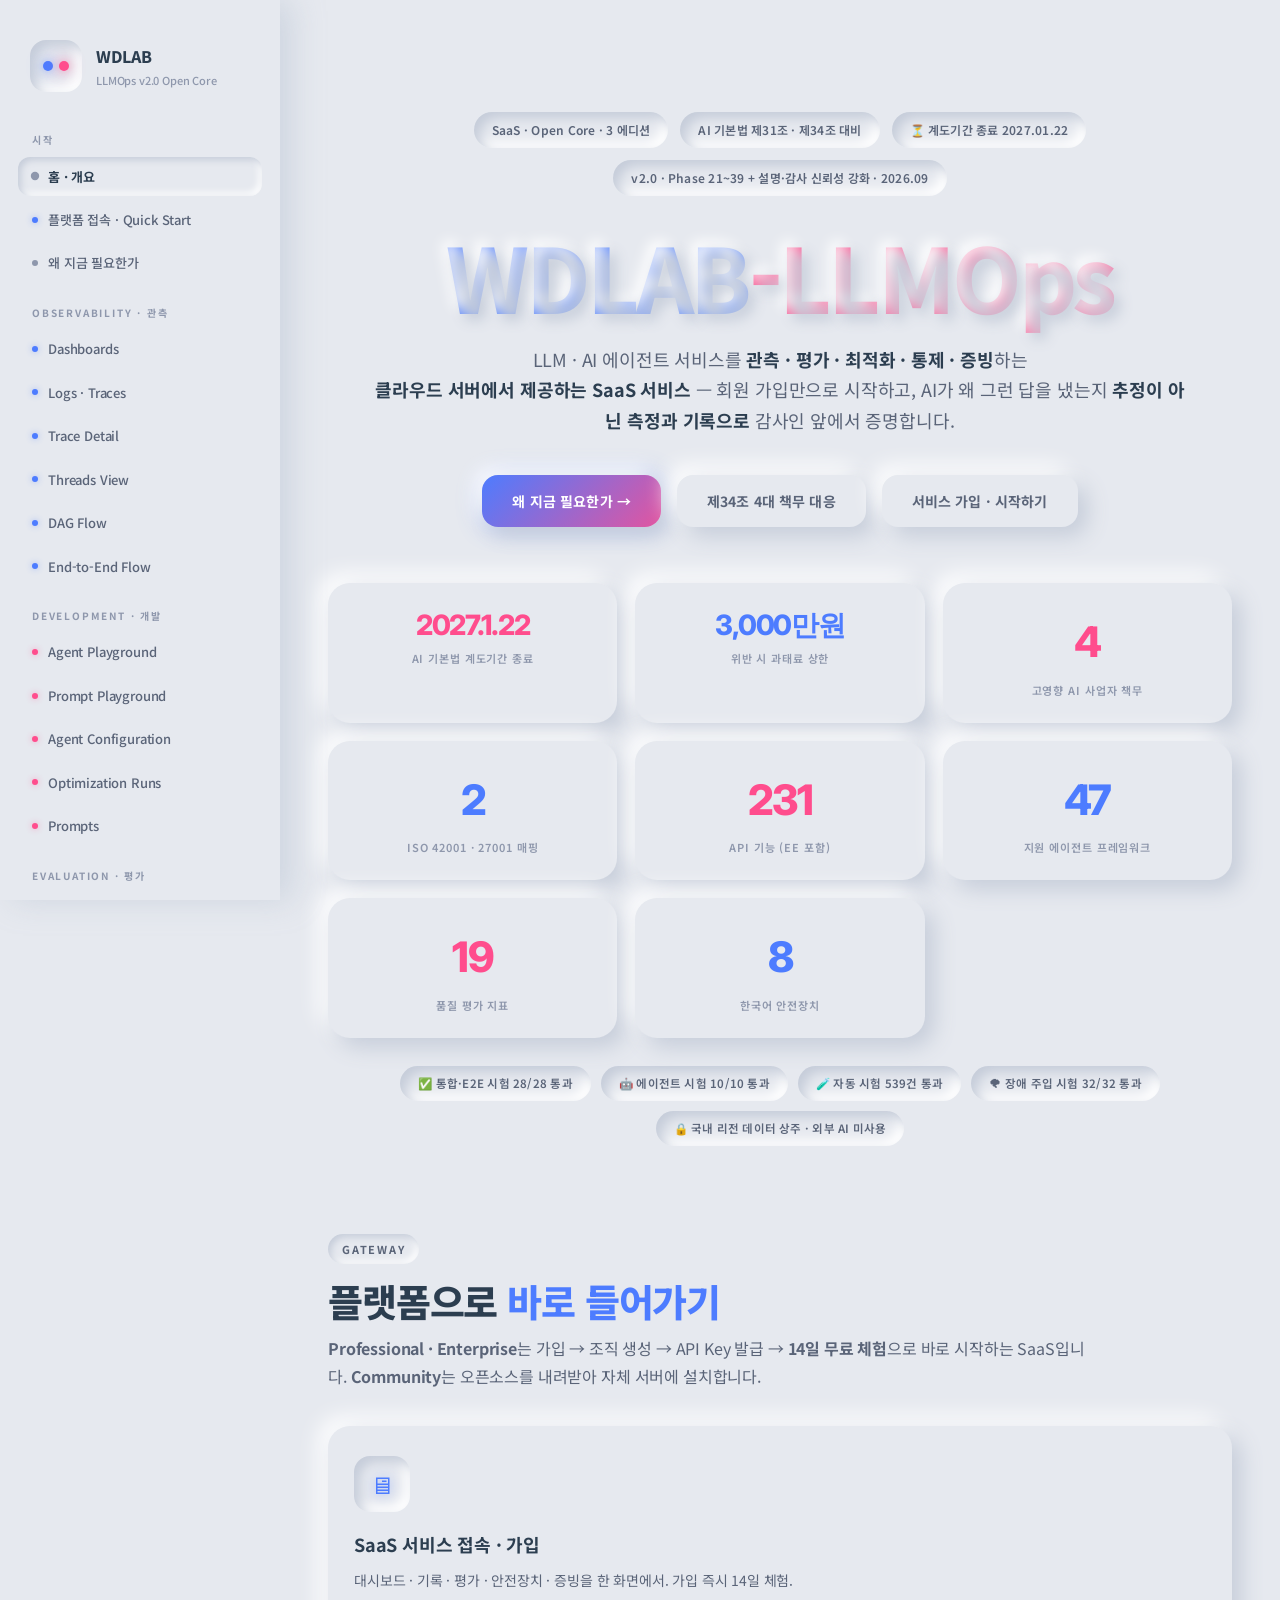
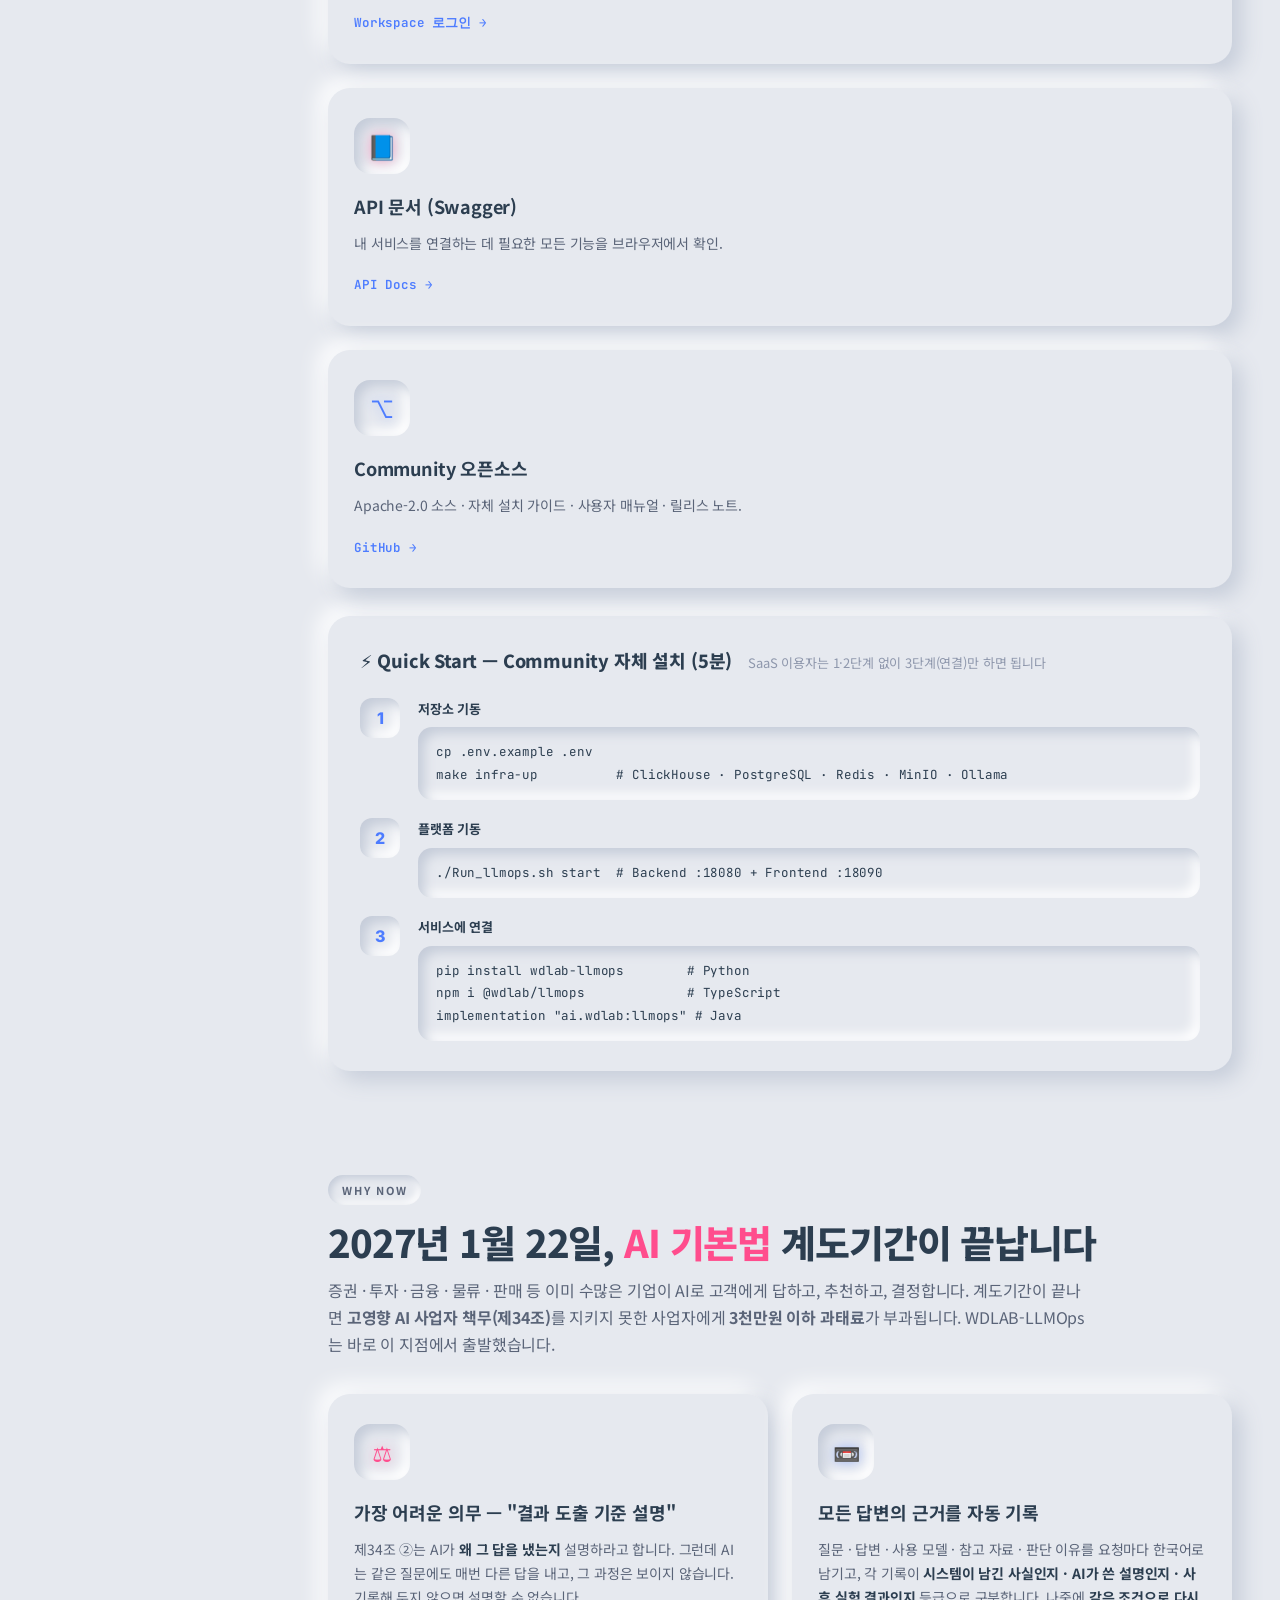
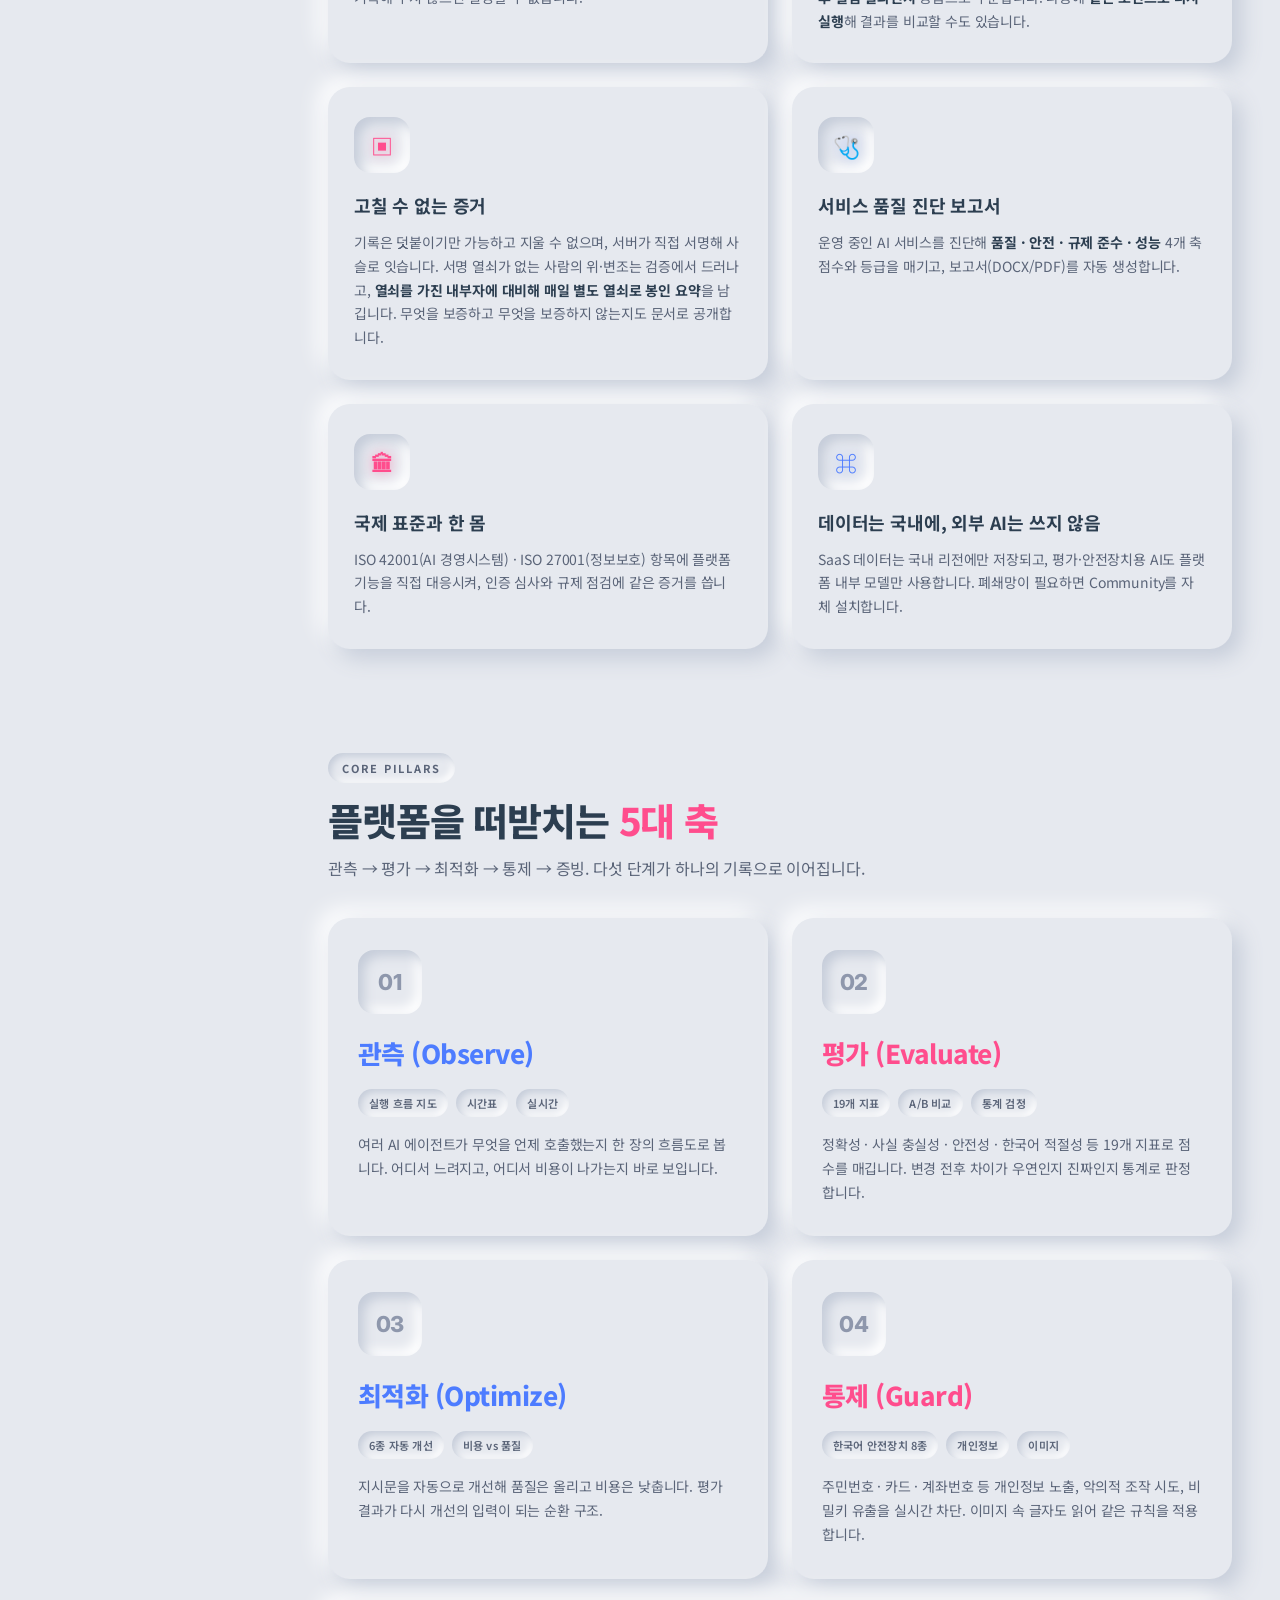
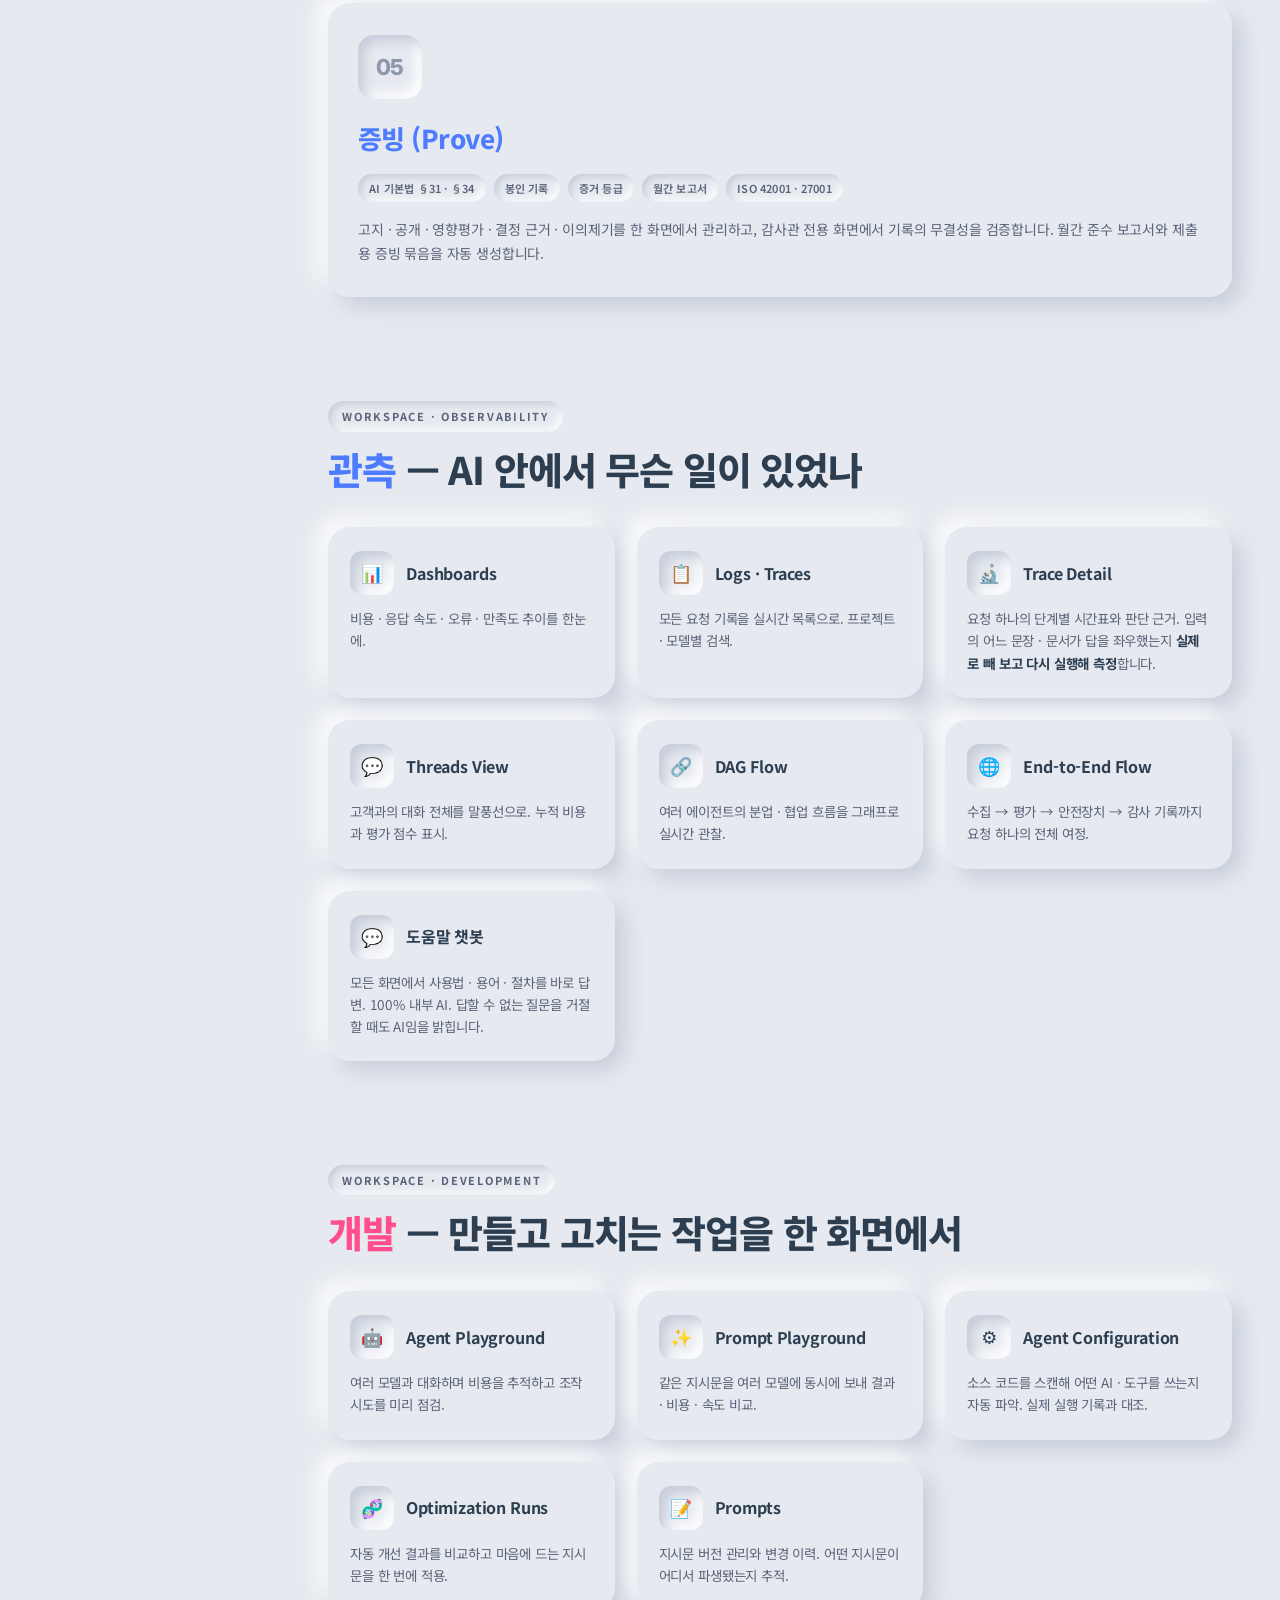
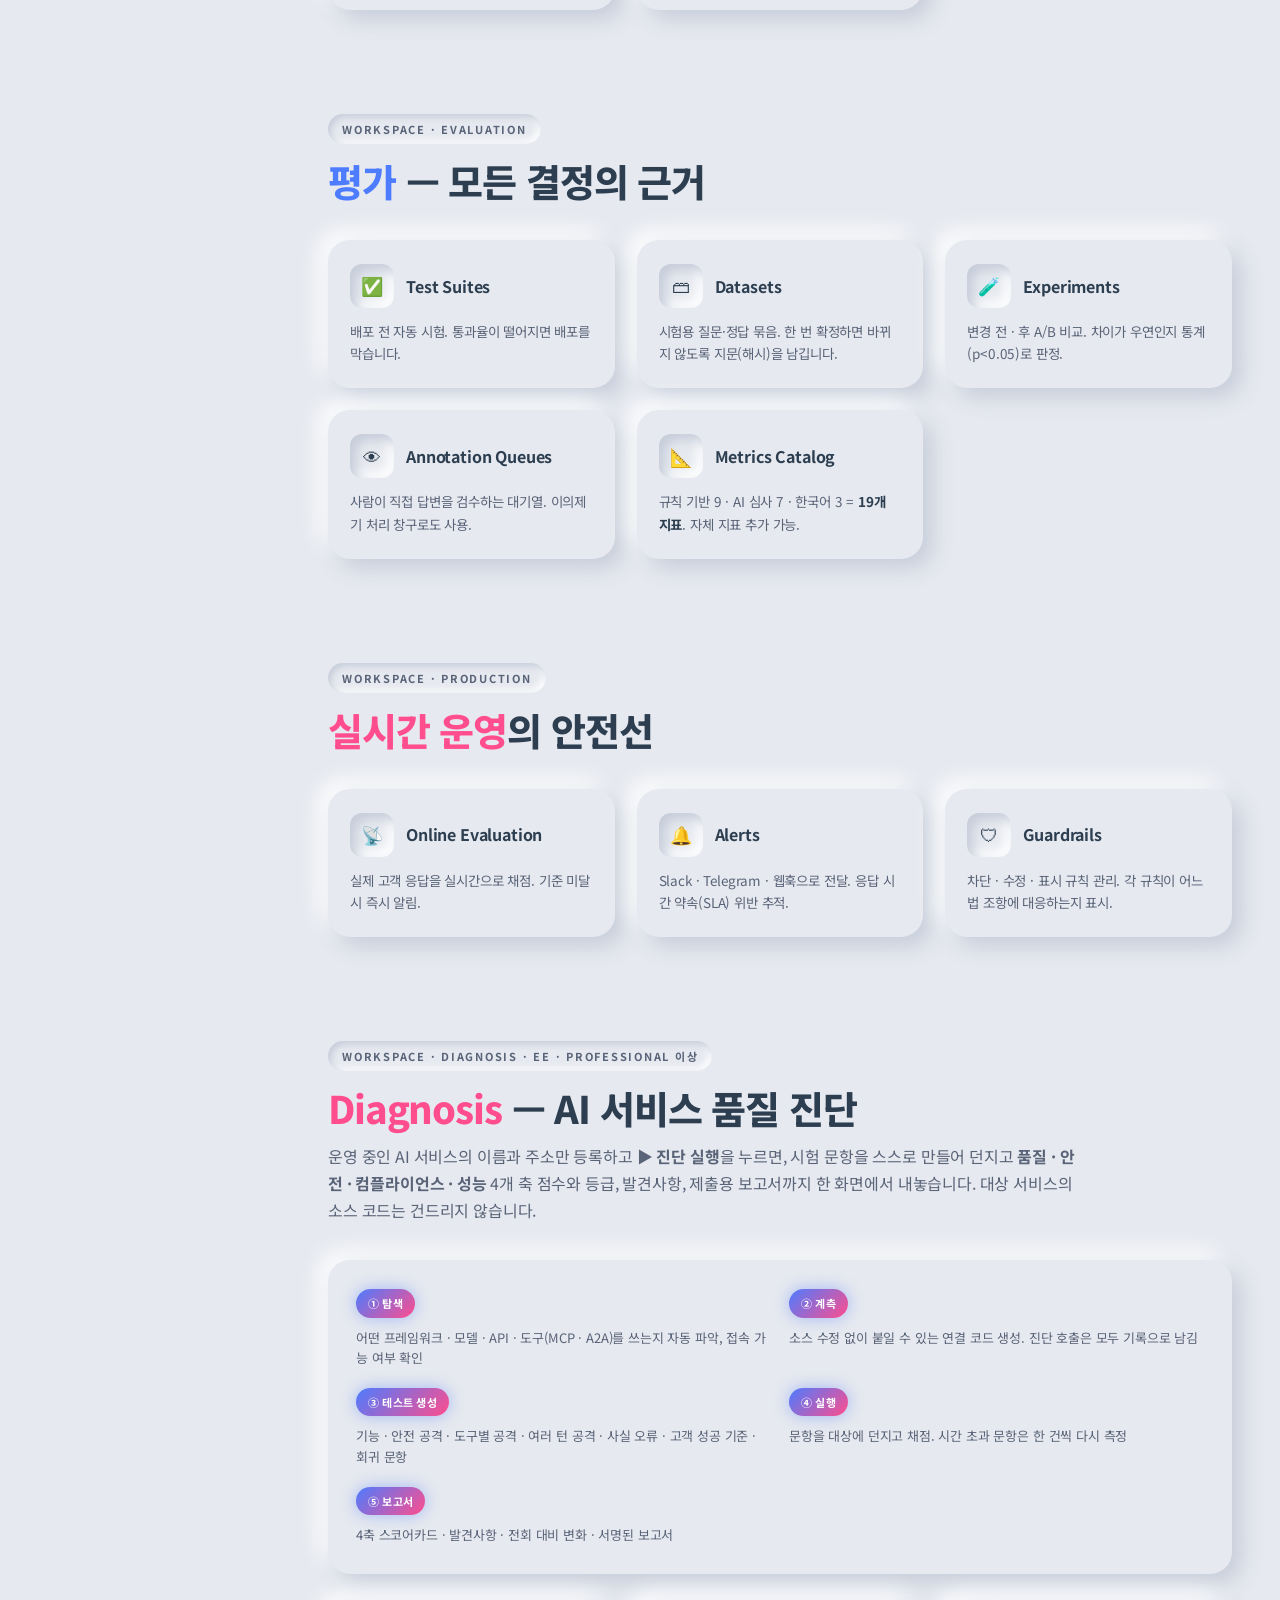
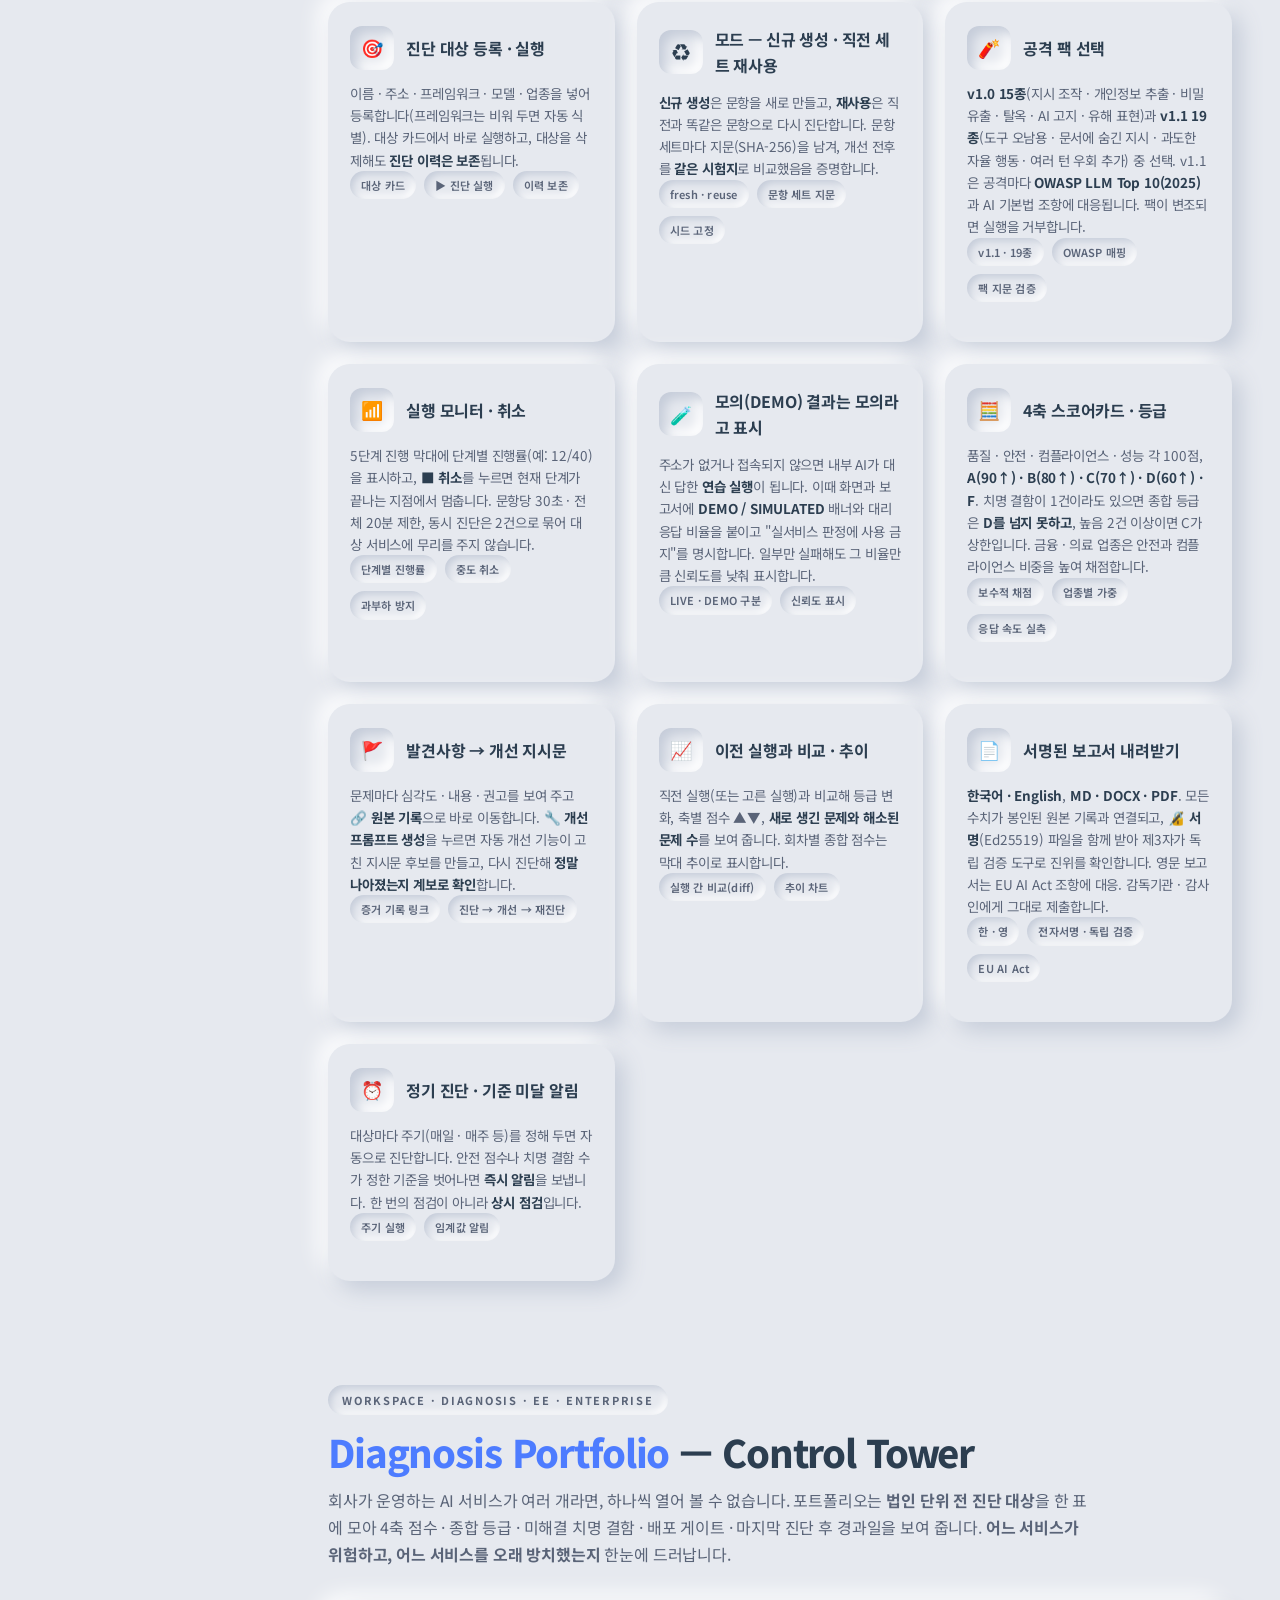
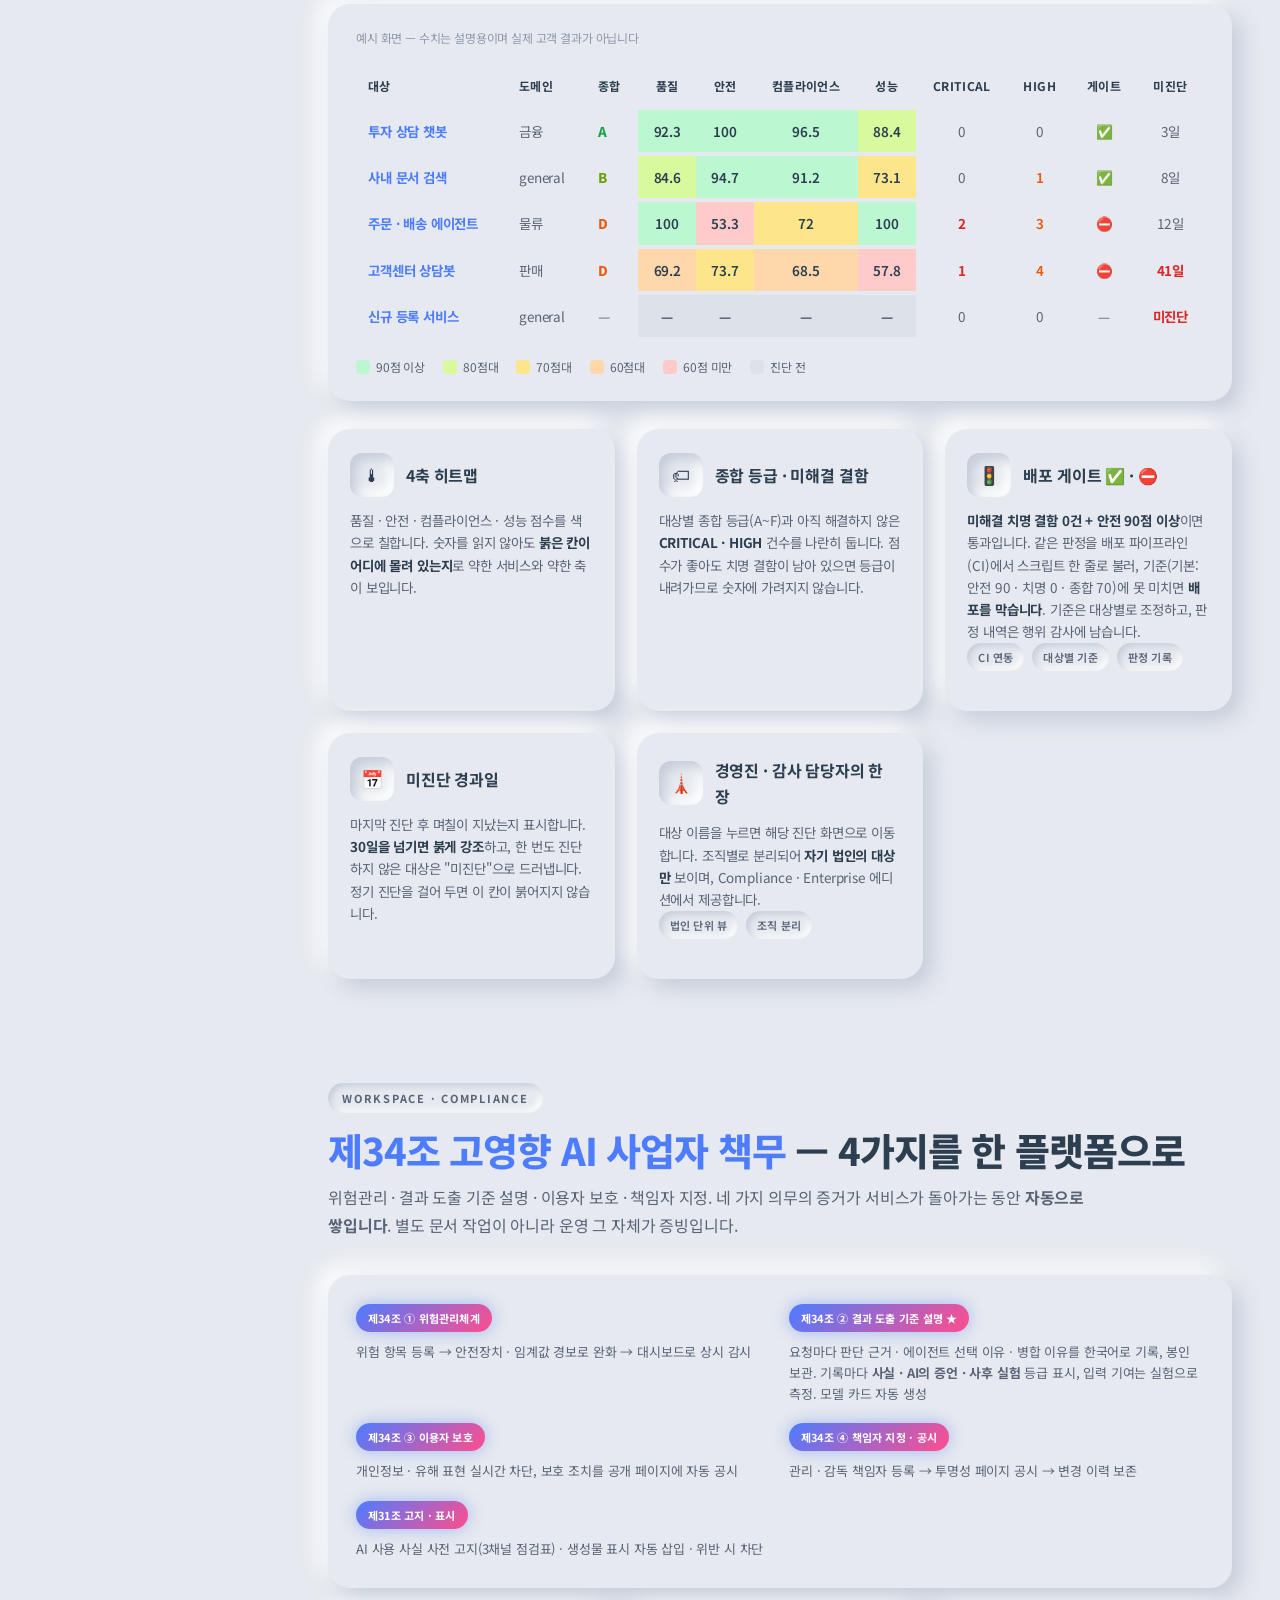
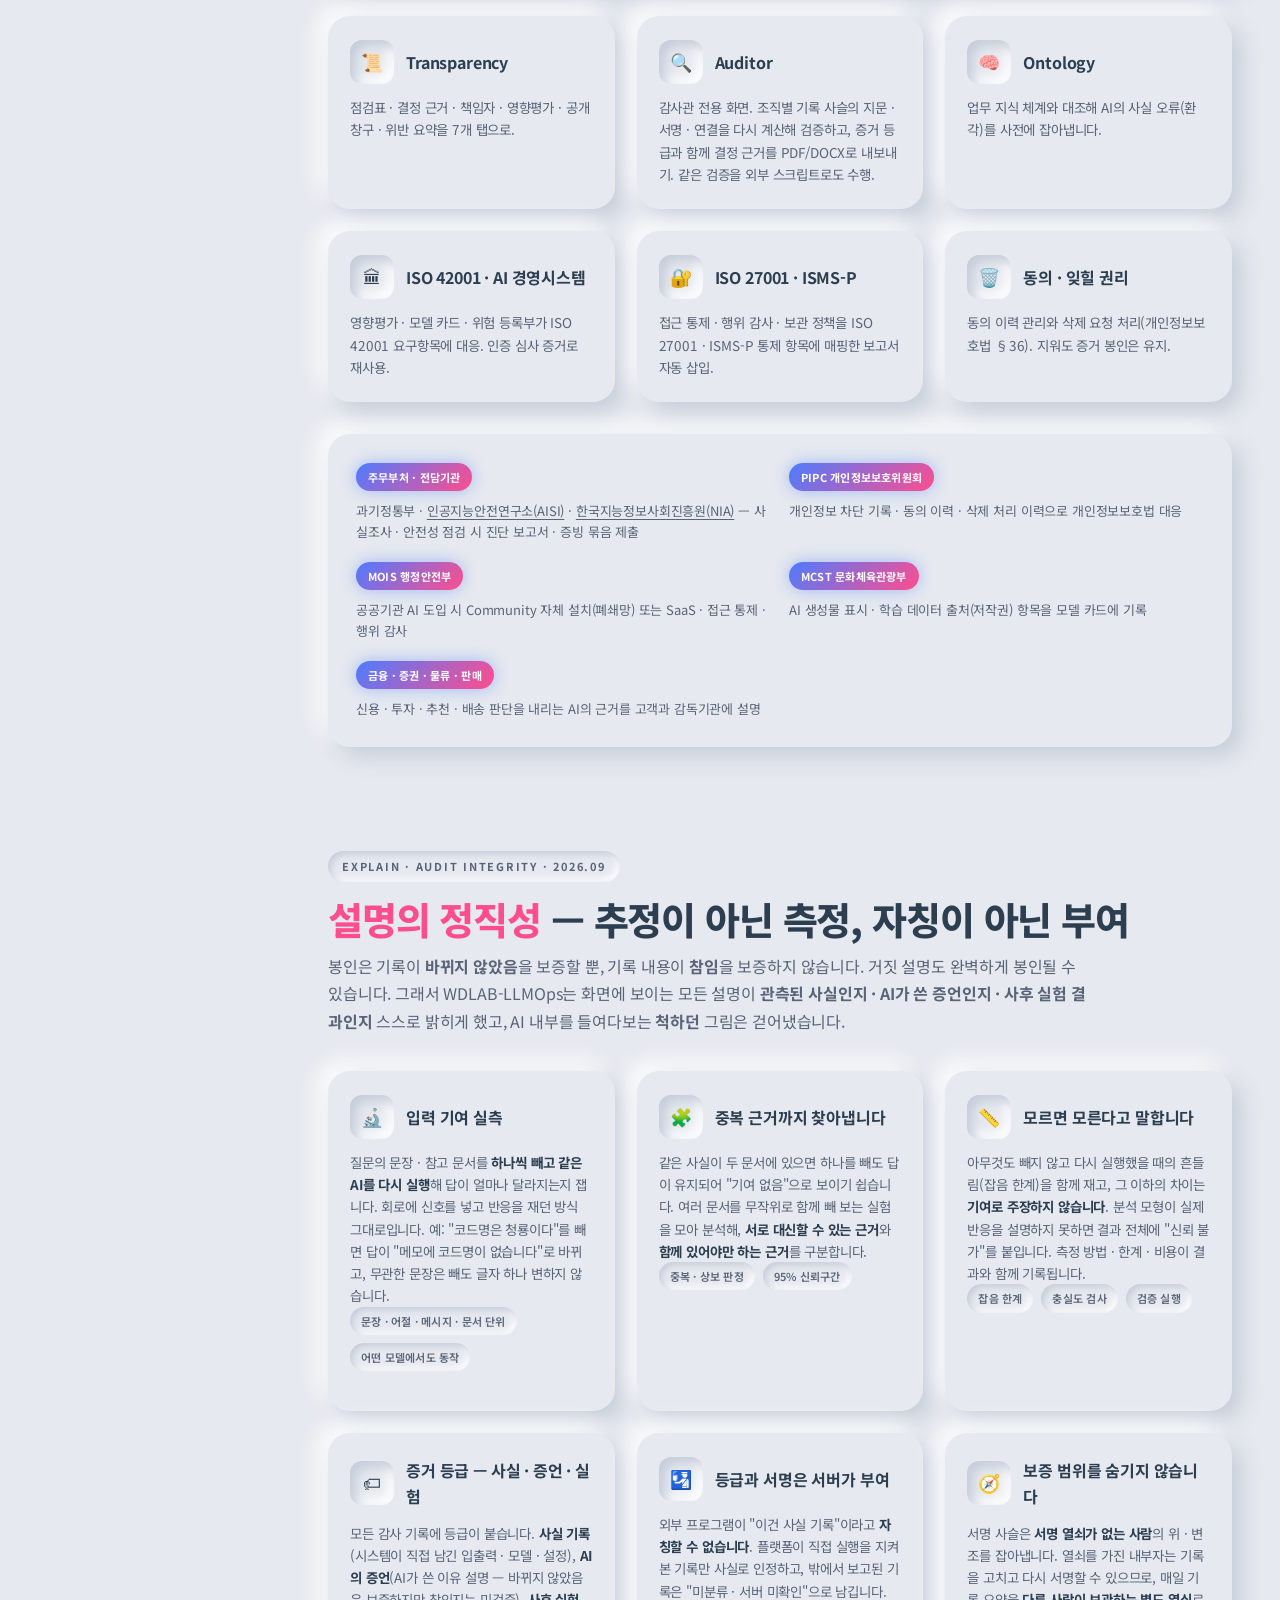
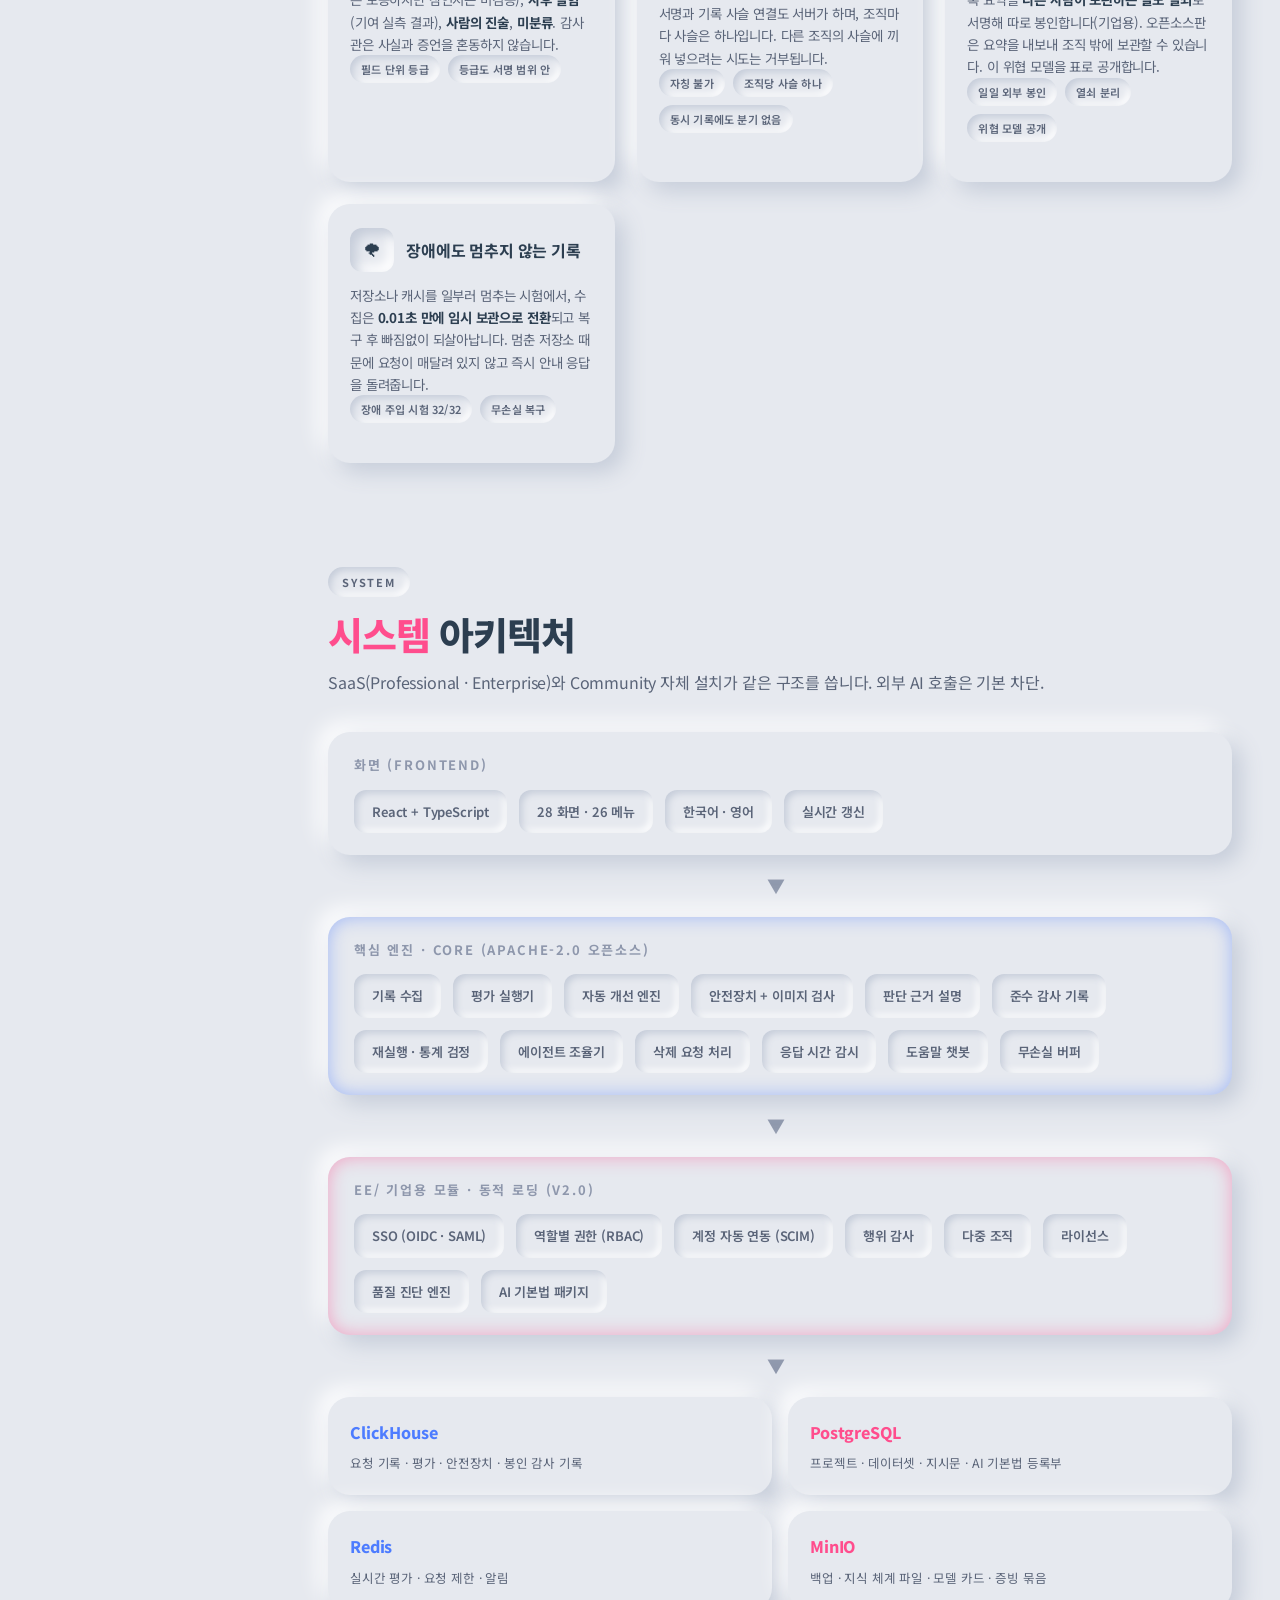
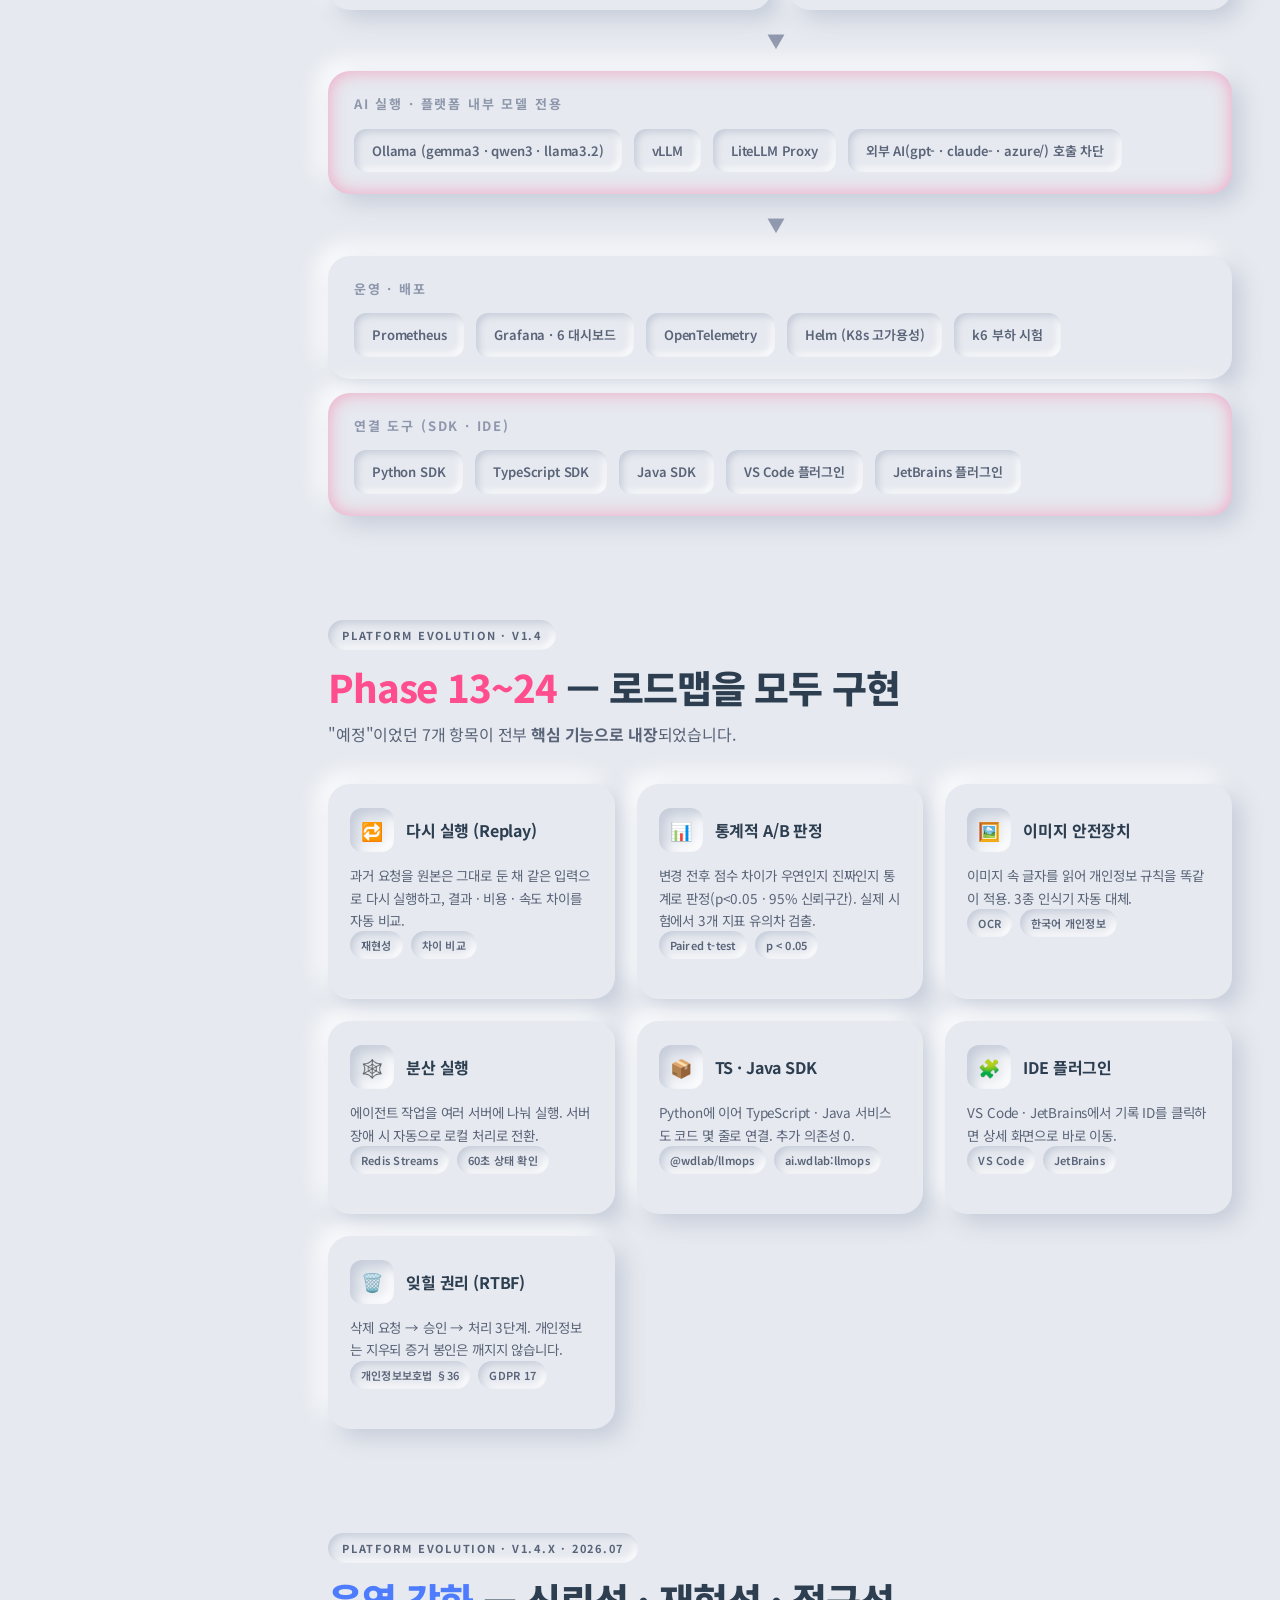
<file: legacy/index.html>
<!DOCTYPE html>
<html lang="ko">
<head>
<meta charset="UTF-8" />
<meta name="viewport" content="width=device-width, initial-scale=1.0" />
<title>WDLAB-LLMOps · AI 기본법 대비 SaaS 운영 플랫폼</title>
<meta name="description" content="WDLAB-LLMOps v2.0 Open Core는 LLM·AI 에이전트 서비스를 관측·평가·최적화·통제·증빙하는 클라우드 SaaS 서비스입니다. Community(무료·자체 설치) / Professional(EE·SMB) / Compliance·Enterprise(EE·중견·대기업) 3개 에디션. 2027년 1월 22일 AI 기본법 계도기간 종료에 대비해 고영향 AI 사업자 책무(제34조), ISO 42001·27001 거버넌스, AI 서비스 품질 진단 보고서를 자동으로 준비합니다." />
<link rel="preconnect" href="https://fonts.googleapis.com" />
<link rel="preconnect" href="https://fonts.gstatic.com" crossorigin />
<link href="https://fonts.googleapis.com/css2?family=Inter:wght@400;500;600;700;800&family=JetBrains+Mono:wght@400;500;600&family=Noto+Sans+KR:wght@300;400;500;600;700;800;900&display=swap" rel="stylesheet" />
<link rel="stylesheet" href="css/style.css" />
</head>
<body>
  <button id="menuToggle" class="menu-toggle" aria-label="메뉴 열기">
    <span></span><span></span><span></span>
  </button>
  <div id="sidebarBackdrop" class="sidebar-backdrop"></div>

  <!-- ============== SIDEBAR ============== -->
  <aside class="sidebar" id="sidebar">
    <div class="brand">
      <div class="brand-logo neu-pressed">
        <span class="led led-blue"></span>
        <span class="led led-pink"></span>
      </div>
      <div class="brand-text">
        <div class="brand-title">WDLAB</div>
        <div class="brand-subtitle">LLMOps v2.0 Open Core</div>
      </div>
    </div>

    <nav class="nav-sections">
      <div class="nav-group">
        <div class="nav-label">시작</div>
        <a class="nav-item active" href="#hero" data-target="hero"><i class="dot"></i><span>홈 · 개요</span></a>
        <a class="nav-item" href="#gateway" data-target="gateway"><i class="dot dot-blue"></i><span>플랫폼 접속 · Quick Start</span></a>
        <a class="nav-item" href="#projects" data-target="projects"><i class="dot"></i><span>왜 지금 필요한가</span></a>
      </div>

      <div class="nav-group">
        <div class="nav-label">Observability · 관측</div>
        <a class="nav-item" href="#observability" data-target="observability"><i class="dot dot-blue"></i><span>Dashboards</span></a>
        <a class="nav-item" href="#observability" data-target="observability"><i class="dot dot-blue"></i><span>Logs · Traces</span></a>
        <a class="nav-item" href="#observability" data-target="observability"><i class="dot dot-blue"></i><span>Trace Detail</span></a>
        <a class="nav-item" href="#observability" data-target="observability"><i class="dot dot-blue"></i><span>Threads View</span></a>
        <a class="nav-item" href="#observability" data-target="observability"><i class="dot dot-blue"></i><span>DAG Flow</span></a>
        <a class="nav-item" href="#observability" data-target="observability"><i class="dot dot-blue"></i><span>End-to-End Flow</span></a>
      </div>

      <div class="nav-group">
        <div class="nav-label">Development · 개발</div>
        <a class="nav-item" href="#development" data-target="development"><i class="dot dot-pink"></i><span>Agent Playground</span></a>
        <a class="nav-item" href="#development" data-target="development"><i class="dot dot-pink"></i><span>Prompt Playground</span></a>
        <a class="nav-item" href="#development" data-target="development"><i class="dot dot-pink"></i><span>Agent Configuration</span></a>
        <a class="nav-item" href="#development" data-target="development"><i class="dot dot-pink"></i><span>Optimization Runs</span></a>
        <a class="nav-item" href="#development" data-target="development"><i class="dot dot-pink"></i><span>Prompts</span></a>
      </div>

      <div class="nav-group">
        <div class="nav-label">Evaluation · 평가</div>
        <a class="nav-item" href="#evaluation" data-target="evaluation"><i class="dot dot-blue"></i><span>Test Suites</span></a>
        <a class="nav-item" href="#evaluation" data-target="evaluation"><i class="dot dot-blue"></i><span>Datasets</span></a>
        <a class="nav-item" href="#evaluation" data-target="evaluation"><i class="dot dot-blue"></i><span>Experiments</span></a>
        <a class="nav-item" href="#evaluation" data-target="evaluation"><i class="dot dot-blue"></i><span>Annotation Queues</span></a>
        <a class="nav-item" href="#evaluation" data-target="evaluation"><i class="dot dot-blue"></i><span>Metrics Catalog</span></a>
      </div>

      <div class="nav-group">
        <div class="nav-label">Production · 운영</div>
        <a class="nav-item" href="#production" data-target="production"><i class="dot dot-pink"></i><span>Online Evaluation</span></a>
        <a class="nav-item" href="#production" data-target="production"><i class="dot dot-pink"></i><span>Alerts</span></a>
        <a class="nav-item" href="#production" data-target="production"><i class="dot dot-pink"></i><span>Guardrails</span></a>
      </div>

      <div class="nav-group">
        <div class="nav-label">Diagnosis · EE</div>
        <a class="nav-item" href="#diagnosis" data-target="diagnosis"><i class="dot dot-pink"></i><span>Diagnosis · 품질 진단</span></a>
        <a class="nav-item" href="#portfolio" data-target="portfolio"><i class="dot dot-pink"></i><span>Portfolio · Control Tower</span></a>
        <a class="nav-item" href="#enterprise" data-target="enterprise"><i class="dot dot-pink"></i><span>AI 기본법 패키지</span></a>
        <a class="nav-item" href="#enterprise" data-target="enterprise"><i class="dot dot-pink"></i><span>SSO · RBAC · 행위 감사</span></a>
      </div>

      <div class="nav-group">
        <div class="nav-label">Compliance · AI 기본법</div>
        <a class="nav-item" href="#compliance" data-target="compliance"><i class="dot dot-blue"></i><span>제34조 4대 책무</span></a>
        <a class="nav-item" href="#compliance" data-target="compliance"><i class="dot dot-blue"></i><span>ISO 42001 · 27001</span></a>
        <a class="nav-item" href="#compliance" data-target="compliance"><i class="dot dot-blue"></i><span>Transparency · Auditor</span></a>
        <a class="nav-item" href="#explain" data-target="explain"><i class="dot dot-blue"></i><span>설명의 정직성 · 증거 등급</span></a>
        <a class="nav-item" href="#compliance" data-target="compliance"><i class="dot dot-blue"></i><span>규제 기관 대응</span></a>
      </div>

      <div class="nav-group">
        <div class="nav-label">Platform Evolution</div>
        <a class="nav-item" href="#upgrades" data-target="upgrades"><i class="dot dot-pink"></i><span>v1.4 · Phase 13~24</span></a>
        <a class="nav-item" href="#ops14x" data-target="ops14x"><i class="dot dot-pink"></i><span>v1.4.x 운영 강화</span></a>
        <a class="nav-item" href="#enterprise" data-target="enterprise"><i class="dot dot-pink"></i><span>v2.0 Open Core (21~39)</span></a>
        <a class="nav-item" href="#explain" data-target="explain"><i class="dot dot-pink"></i><span>2026.09 설명 · 감사 신뢰성</span></a>
        <a class="nav-item" href="#pricing" data-target="pricing"><i class="dot dot-pink"></i><span>에디션 · 요금제</span></a>
      </div>

      <div class="nav-group">
        <div class="nav-label">System</div>
        <a class="nav-item" href="#system" data-target="system"><i class="dot"></i><span>Settings</span></a>
        <a class="nav-item" href="#architecture" data-target="architecture"><i class="dot"></i><span>Architecture</span></a>
        <a class="nav-item" href="#roadmap" data-target="roadmap"><i class="dot"></i><span>Roadmap</span></a>
      </div>
    </nav>

    <div class="sidebar-footer neu-pressed">
      <div class="status-led"><span class="pulse"></span> SaaS · Open Core · 3 Editions</div>
    </div>
  </aside>

  <!-- ============== MAIN ============== -->
  <main class="content">

    <!-- ===== HERO ===== -->
    <section id="hero" class="section section-hero">
      <div class="hero-meta">
        <span class="chip neu-pressed">SaaS · Open Core · 3 에디션</span>
        <span class="chip neu-pressed">AI 기본법 제31조 · 제34조 대비</span>
        <span class="chip neu-pressed">⏳ 계도기간 종료 2027.01.22</span>
        <span class="chip neu-pressed">v2.0 · Phase 21~39 + 설명·감사 신뢰성 강화 · 2026.09</span>
      </div>

      <h1 class="hero-title">
        <span class="text-gradient-blue">WDLAB</span><span class="text-gradient-pink">-LLMOps</span>
      </h1>
      <p class="hero-tagline">
        LLM · AI 에이전트 서비스를 <b>관측 · 평가 · 최적화 · 통제 · 증빙</b>하는<br/>
        <b>클라우드 서버에서 제공하는 SaaS 서비스</b> — 회원 가입만으로 시작하고, AI가 왜 그런 답을 냈는지 <b>추정이 아닌 측정과 기록으로</b> 감사인 앞에서 증명합니다.
      </p>

      <div class="hero-cta">
        <button class="btn-neu btn-primary" onclick="document.getElementById('projects').scrollIntoView({behavior:'smooth'})">
          <span>왜 지금 필요한가 →</span>
        </button>
        <button class="btn-neu" onclick="document.getElementById('compliance').scrollIntoView({behavior:'smooth'})">
          <span>제34조 4대 책무 대응</span>
        </button>
        <button class="btn-neu" onclick="document.getElementById('gateway').scrollIntoView({behavior:'smooth'})">
          <span>서비스 가입 · 시작하기</span>
        </button>
      </div>

      <div class="hero-stats">
        <div class="stat-card neu-raised">
          <div class="stat-number stat-sm text-pink">2027.1.22</div>
          <div class="stat-label">AI 기본법 계도기간 종료</div>
        </div>
        <div class="stat-card neu-raised">
          <div class="stat-number stat-sm text-blue">3,000만원</div>
          <div class="stat-label">위반 시 과태료 상한</div>
        </div>
        <div class="stat-card neu-raised">
          <div class="stat-number text-pink">4</div>
          <div class="stat-label">고영향 AI 사업자 책무</div>
        </div>
        <div class="stat-card neu-raised">
          <div class="stat-number text-blue">2</div>
          <div class="stat-label">ISO 42001 · 27001 매핑</div>
        </div>
        <div class="stat-card neu-raised">
          <div class="stat-number text-pink">231</div>
          <div class="stat-label">API 기능 (EE 포함)</div>
        </div>
        <div class="stat-card neu-raised">
          <div class="stat-number text-blue">47</div>
          <div class="stat-label">지원 에이전트 프레임워크</div>
        </div>
        <div class="stat-card neu-raised">
          <div class="stat-number text-pink">19</div>
          <div class="stat-label">품질 평가 지표</div>
        </div>
        <div class="stat-card neu-raised">
          <div class="stat-number text-blue">8</div>
          <div class="stat-label">한국어 안전장치</div>
        </div>
      </div>

      <div class="hero-proof">
        <span class="chip neu-pressed">✅ 통합·E2E 시험 28/28 통과</span>
        <span class="chip neu-pressed">🤖 에이전트 시험 10/10 통과</span>
        <span class="chip neu-pressed">🧪 자동 시험 539건 통과</span>
        <span class="chip neu-pressed">🌪 장애 주입 시험 32/32 통과</span>
        <span class="chip neu-pressed">🔒 국내 리전 데이터 상주 · 외부 AI 미사용</span>
      </div>
    </section>

    <!-- ===== GATEWAY / QUICK ACCESS ===== -->
    <section id="gateway" class="section">
      <div class="section-head">
        <span class="section-tag">Gateway</span>
        <h2>플랫폼으로 <span class="text-blue">바로 들어가기</span></h2>
        <p class="section-lead">
          <b>Professional · Enterprise</b>는 가입 → 조직 생성 → API Key 발급 → <b>14일 무료 체험</b>으로 바로 시작하는 SaaS입니다.
          <b>Community</b>는 오픈소스를 내려받아 자체 서버에 설치합니다.
        </p>
      </div>

      <div class="gateway-grid">
        <a class="gw-card neu-raised card-hover" href="http://localhost:18090/" target="_blank" rel="noopener">
          <div class="gw-icon neu-pressed"><span class="ico-blue">🖥</span></div>
          <h3>SaaS 서비스 접속 · 가입</h3>
          <p>대시보드 · 기록 · 평가 · 안전장치 · 증빙을 한 화면에서. 가입 즉시 14일 체험.</p>
          <span class="gw-link">Workspace 로그인 →</span>
        </a>
        <a class="gw-card neu-raised card-hover" href="http://localhost:18080/docs" target="_blank" rel="noopener">
          <div class="gw-icon neu-pressed"><span class="ico-pink">📘</span></div>
          <h3>API 문서 (Swagger)</h3>
          <p>내 서비스를 연결하는 데 필요한 모든 기능을 브라우저에서 확인.</p>
          <span class="gw-link">API Docs →</span>
        </a>
        <a class="gw-card neu-raised card-hover" href="https://github.com/wdlab1958" target="_blank" rel="noopener">
          <div class="gw-icon neu-pressed"><span class="ico-blue">⌥</span></div>
          <h3>Community 오픈소스</h3>
          <p>Apache-2.0 소스 · 자체 설치 가이드 · 사용자 매뉴얼 · 릴리스 노트.</p>
          <span class="gw-link">GitHub →</span>
        </a>
      </div>

      <div class="quickstart neu-raised">
        <div class="qs-head">
          <span class="qs-title">⚡ Quick Start — Community 자체 설치 (5분)</span>
          <span class="qs-sub">SaaS 이용자는 1·2단계 없이 3단계(연결)만 하면 됩니다</span>
        </div>
        <div class="qs-steps">
          <div class="qs-step">
            <div class="qs-num neu-pressed">1</div>
            <div class="qs-body">
              <div class="qs-label">저장소 기동</div>
              <pre class="qs-code neu-pressed"><code>cp .env.example .env
make infra-up          # ClickHouse · PostgreSQL · Redis · MinIO · Ollama</code></pre>
            </div>
          </div>
          <div class="qs-step">
            <div class="qs-num neu-pressed">2</div>
            <div class="qs-body">
              <div class="qs-label">플랫폼 기동</div>
              <pre class="qs-code neu-pressed"><code>./Run_llmops.sh start  # Backend :18080 + Frontend :18090</code></pre>
            </div>
          </div>
          <div class="qs-step">
            <div class="qs-num neu-pressed">3</div>
            <div class="qs-body">
              <div class="qs-label">서비스에 연결</div>
              <pre class="qs-code neu-pressed"><code>pip install wdlab-llmops        # Python
npm i @wdlab/llmops             # TypeScript
implementation "ai.wdlab:llmops" # Java</code></pre>
            </div>
          </div>
        </div>
      </div>
    </section>

    <!-- ===== WHY NOW / IDENTITY ===== -->
    <section id="projects" class="section">
      <div class="section-head">
        <span class="section-tag">Why Now</span>
        <h2>2027년 1월 22일, <span class="text-pink">AI 기본법</span> 계도기간이 끝납니다</h2>
        <p class="section-lead">
          증권 · 투자 · 금융 · 물류 · 판매 등 이미 수많은 기업이 AI로 고객에게 답하고, 추천하고, 결정합니다.
          계도기간이 끝나면 <b>고영향 AI 사업자 책무(제34조)</b>를 지키지 못한 사업자에게
          <b>3천만원 이하 과태료</b>가 부과됩니다. WDLAB-LLMOps는 바로 이 지점에서 출발했습니다.
        </p>
      </div>

      <div class="grid-3">
        <div class="card neu-raised card-hover">
          <div class="card-icon neu-pressed"><span class="ico-pink">⚖</span></div>
          <h3>가장 어려운 의무 — "결과 도출 기준 설명"</h3>
          <p>제34조 ②는 AI가 <b>왜 그 답을 냈는지</b> 설명하라고 합니다. 그런데 AI는 같은 질문에도 매번 다른 답을 내고, 그 과정은 보이지 않습니다. 기록해 두지 않으면 설명할 수 없습니다.</p>
        </div>
        <div class="card neu-raised card-hover">
          <div class="card-icon neu-pressed"><span class="ico-blue">📼</span></div>
          <h3>모든 답변의 근거를 자동 기록</h3>
          <p>질문 · 답변 · 사용 모델 · 참고 자료 · 판단 이유를 요청마다 한국어로 남기고, 각 기록이 <b>시스템이 남긴 사실인지 · AI가 쓴 설명인지 · 사후 실험 결과인지</b> 등급으로 구분합니다. 나중에 <b>같은 조건으로 다시 실행</b>해 결과를 비교할 수도 있습니다.</p>
        </div>
        <div class="card neu-raised card-hover">
          <div class="card-icon neu-pressed"><span class="ico-pink">▣</span></div>
          <h3>고칠 수 없는 증거</h3>
          <p>기록은 덧붙이기만 가능하고 지울 수 없으며, 서버가 직접 서명해 사슬로 잇습니다. 서명 열쇠가 없는 사람의 위·변조는 검증에서 드러나고, <b>열쇠를 가진 내부자에 대비해 매일 별도 열쇠로 봉인 요약</b>을 남깁니다. 무엇을 보증하고 무엇을 보증하지 않는지도 문서로 공개합니다.</p>
        </div>
        <div class="card neu-raised card-hover">
          <div class="card-icon neu-pressed"><span class="ico-blue">🩺</span></div>
          <h3>서비스 품질 진단 보고서</h3>
          <p>운영 중인 AI 서비스를 진단해 <b>품질 · 안전 · 규제 준수 · 성능</b> 4개 축 점수와 등급을 매기고, 보고서(DOCX/PDF)를 자동 생성합니다.</p>
        </div>
        <div class="card neu-raised card-hover">
          <div class="card-icon neu-pressed"><span class="ico-pink">🏛</span></div>
          <h3>국제 표준과 한 몸</h3>
          <p>ISO 42001(AI 경영시스템) · ISO 27001(정보보호) 항목에 플랫폼 기능을 직접 대응시켜, 인증 심사와 규제 점검에 같은 증거를 씁니다.</p>
        </div>
        <div class="card neu-raised card-hover">
          <div class="card-icon neu-pressed"><span class="ico-blue">⌘</span></div>
          <h3>데이터는 국내에, 외부 AI는 쓰지 않음</h3>
          <p>SaaS 데이터는 국내 리전에만 저장되고, 평가·안전장치용 AI도 플랫폼 내부 모델만 사용합니다. 폐쇄망이 필요하면 Community를 자체 설치합니다.</p>
        </div>
      </div>
    </section>

    <!-- ===== 5 PILLARS ===== -->
    <section id="pillars" class="section">
      <div class="section-head">
        <span class="section-tag">Core Pillars</span>
        <h2>플랫폼을 떠받치는 <span class="text-pink">5대 축</span></h2>
        <p class="section-lead">관측 → 평가 → 최적화 → 통제 → 증빙. 다섯 단계가 하나의 기록으로 이어집니다.</p>
      </div>

      <div class="pillars">
        <div class="pillar neu-raised">
          <div class="pillar-num neu-pressed">01</div>
          <h3 class="pillar-title text-blue">관측 (Observe)</h3>
          <div class="pillar-tags">
            <span>실행 흐름 지도</span><span>시간표</span><span>실시간</span>
          </div>
          <p>여러 AI 에이전트가 무엇을 언제 호출했는지 한 장의 흐름도로 봅니다. 어디서 느려지고, 어디서 비용이 나가는지 바로 보입니다.</p>
        </div>

        <div class="pillar neu-raised">
          <div class="pillar-num neu-pressed">02</div>
          <h3 class="pillar-title text-pink">평가 (Evaluate)</h3>
          <div class="pillar-tags">
            <span>19개 지표</span><span>A/B 비교</span><span>통계 검정</span>
          </div>
          <p>정확성 · 사실 충실성 · 안전성 · 한국어 적절성 등 19개 지표로 점수를 매깁니다. 변경 전후 차이가 우연인지 진짜인지 통계로 판정합니다.</p>
        </div>

        <div class="pillar neu-raised">
          <div class="pillar-num neu-pressed">03</div>
          <h3 class="pillar-title text-blue">최적화 (Optimize)</h3>
          <div class="pillar-tags">
            <span>6종 자동 개선</span><span>비용 vs 품질</span>
          </div>
          <p>지시문을 자동으로 개선해 품질은 올리고 비용은 낮춥니다. 평가 결과가 다시 개선의 입력이 되는 순환 구조.</p>
        </div>

        <div class="pillar neu-raised">
          <div class="pillar-num neu-pressed">04</div>
          <h3 class="pillar-title text-pink">통제 (Guard)</h3>
          <div class="pillar-tags">
            <span>한국어 안전장치 8종</span><span>개인정보</span><span>이미지</span>
          </div>
          <p>주민번호 · 카드 · 계좌번호 등 개인정보 노출, 악의적 조작 시도, 비밀키 유출을 실시간 차단. 이미지 속 글자도 읽어 같은 규칙을 적용합니다.</p>
        </div>

        <div class="pillar neu-raised pillar-wide">
          <div class="pillar-num neu-pressed">05</div>
          <h3 class="pillar-title text-blue">증빙 (Prove)</h3>
          <div class="pillar-tags">
            <span>AI 기본법 §31 · §34</span><span>봉인 기록</span><span>증거 등급</span><span>월간 보고서</span><span>ISO 42001 · 27001</span>
          </div>
          <p>고지 · 공개 · 영향평가 · 결정 근거 · 이의제기를 한 화면에서 관리하고, 감사관 전용 화면에서 기록의 무결성을 검증합니다. 월간 준수 보고서와 제출용 증빙 묶음을 자동 생성합니다.</p>
        </div>
      </div>
    </section>

    <!-- ===== OBSERVABILITY DETAIL ===== -->
    <section id="observability" class="section">
      <div class="section-head">
        <span class="section-tag">Workspace · Observability</span>
        <h2><span class="text-blue">관측</span> — AI 안에서 무슨 일이 있었나</h2>
      </div>
      <div class="grid-cards">
        <div class="feat-card neu-raised">
          <div class="feat-head"><span class="feat-icon neu-pressed">📊</span><h4>Dashboards</h4></div>
          <p>비용 · 응답 속도 · 오류 · 만족도 추이를 한눈에.</p>
        </div>
        <div class="feat-card neu-raised">
          <div class="feat-head"><span class="feat-icon neu-pressed">📋</span><h4>Logs · Traces</h4></div>
          <p>모든 요청 기록을 실시간 목록으로. 프로젝트 · 모델별 검색.</p>
        </div>
        <div class="feat-card neu-raised">
          <div class="feat-head"><span class="feat-icon neu-pressed">🔬</span><h4>Trace Detail</h4></div>
          <p>요청 하나의 단계별 시간표와 판단 근거. 입력의 어느 문장 · 문서가 답을 좌우했는지 <b>실제로 빼 보고 다시 실행해 측정</b>합니다.</p>
        </div>
        <div class="feat-card neu-raised">
          <div class="feat-head"><span class="feat-icon neu-pressed">💬</span><h4>Threads View</h4></div>
          <p>고객과의 대화 전체를 말풍선으로. 누적 비용과 평가 점수 표시.</p>
        </div>
        <div class="feat-card neu-raised">
          <div class="feat-head"><span class="feat-icon neu-pressed">🔗</span><h4>DAG Flow</h4></div>
          <p>여러 에이전트의 분업 · 협업 흐름을 그래프로 실시간 관찰.</p>
        </div>
        <div class="feat-card neu-raised">
          <div class="feat-head"><span class="feat-icon neu-pressed">🌐</span><h4>End-to-End Flow</h4></div>
          <p>수집 → 평가 → 안전장치 → 감사 기록까지 요청 하나의 전체 여정.</p>
        </div>
        <div class="feat-card neu-raised">
          <div class="feat-head"><span class="feat-icon neu-pressed">💬</span><h4>도움말 챗봇</h4></div>
          <p>모든 화면에서 사용법 · 용어 · 절차를 바로 답변. 100% 내부 AI. 답할 수 없는 질문을 거절할 때도 AI임을 밝힙니다.</p>
        </div>
      </div>
    </section>

    <!-- ===== DEVELOPMENT DETAIL ===== -->
    <section id="development" class="section">
      <div class="section-head">
        <span class="section-tag">Workspace · Development</span>
        <h2><span class="text-pink">개발</span> — 만들고 고치는 작업을 한 화면에서</h2>
      </div>
      <div class="grid-cards">
        <div class="feat-card neu-raised">
          <div class="feat-head"><span class="feat-icon neu-pressed">🤖</span><h4>Agent Playground</h4></div>
          <p>여러 모델과 대화하며 비용을 추적하고 조작 시도를 미리 점검.</p>
        </div>
        <div class="feat-card neu-raised">
          <div class="feat-head"><span class="feat-icon neu-pressed">✨</span><h4>Prompt Playground</h4></div>
          <p>같은 지시문을 여러 모델에 동시에 보내 결과 · 비용 · 속도 비교.</p>
        </div>
        <div class="feat-card neu-raised">
          <div class="feat-head"><span class="feat-icon neu-pressed">⚙</span><h4>Agent Configuration</h4></div>
          <p>소스 코드를 스캔해 어떤 AI · 도구를 쓰는지 자동 파악. 실제 실행 기록과 대조.</p>
        </div>
        <div class="feat-card neu-raised">
          <div class="feat-head"><span class="feat-icon neu-pressed">🧬</span><h4>Optimization Runs</h4></div>
          <p>자동 개선 결과를 비교하고 마음에 드는 지시문을 한 번에 적용.</p>
        </div>
        <div class="feat-card neu-raised">
          <div class="feat-head"><span class="feat-icon neu-pressed">📝</span><h4>Prompts</h4></div>
          <p>지시문 버전 관리와 변경 이력. 어떤 지시문이 어디서 파생됐는지 추적.</p>
        </div>
      </div>
    </section>

    <!-- ===== EVALUATION DETAIL ===== -->
    <section id="evaluation" class="section">
      <div class="section-head">
        <span class="section-tag">Workspace · Evaluation</span>
        <h2><span class="text-blue">평가</span> — 모든 결정의 근거</h2>
      </div>
      <div class="grid-cards">
        <div class="feat-card neu-raised">
          <div class="feat-head"><span class="feat-icon neu-pressed">✅</span><h4>Test Suites</h4></div>
          <p>배포 전 자동 시험. 통과율이 떨어지면 배포를 막습니다.</p>
        </div>
        <div class="feat-card neu-raised">
          <div class="feat-head"><span class="feat-icon neu-pressed">🗃</span><h4>Datasets</h4></div>
          <p>시험용 질문·정답 묶음. 한 번 확정하면 바뀌지 않도록 지문(해시)을 남깁니다.</p>
        </div>
        <div class="feat-card neu-raised">
          <div class="feat-head"><span class="feat-icon neu-pressed">🧪</span><h4>Experiments</h4></div>
          <p>변경 전 · 후 A/B 비교. 차이가 우연인지 통계(p&lt;0.05)로 판정.</p>
        </div>
        <div class="feat-card neu-raised">
          <div class="feat-head"><span class="feat-icon neu-pressed">👁</span><h4>Annotation Queues</h4></div>
          <p>사람이 직접 답변을 검수하는 대기열. 이의제기 처리 창구로도 사용.</p>
        </div>
        <div class="feat-card neu-raised">
          <div class="feat-head"><span class="feat-icon neu-pressed">📐</span><h4>Metrics Catalog</h4></div>
          <p>규칙 기반 9 · AI 심사 7 · 한국어 3 = <b>19개 지표</b>. 자체 지표 추가 가능.</p>
        </div>
      </div>
    </section>

    <!-- ===== PRODUCTION DETAIL ===== -->
    <section id="production" class="section">
      <div class="section-head">
        <span class="section-tag">Workspace · Production</span>
        <h2><span class="text-pink">실시간 운영</span>의 안전선</h2>
      </div>
      <div class="grid-cards">
        <div class="feat-card neu-raised">
          <div class="feat-head"><span class="feat-icon neu-pressed">📡</span><h4>Online Evaluation</h4></div>
          <p>실제 고객 응답을 실시간으로 채점. 기준 미달 시 즉시 알림.</p>
        </div>
        <div class="feat-card neu-raised">
          <div class="feat-head"><span class="feat-icon neu-pressed">🔔</span><h4>Alerts</h4></div>
          <p>Slack · Telegram · 웹훅으로 전달. 응답 시간 약속(SLA) 위반 추적.</p>
        </div>
        <div class="feat-card neu-raised">
          <div class="feat-head"><span class="feat-icon neu-pressed">🛡</span><h4>Guardrails</h4></div>
          <p>차단 · 수정 · 표시 규칙 관리. 각 규칙이 어느 법 조항에 대응하는지 표시.</p>
        </div>
      </div>
    </section>

    <!-- ===== DIAGNOSIS DETAIL (Workspace · Diagnosis · EE) ===== -->
    <section id="diagnosis" class="section">
      <div class="section-head">
        <span class="section-tag">Workspace · Diagnosis · EE · Professional 이상</span>
        <h2><span class="text-pink">Diagnosis</span> — AI 서비스 품질 진단</h2>
        <p class="section-lead">
          운영 중인 AI 서비스의 이름과 주소만 등록하고 <b>▶ 진단 실행</b>을 누르면, 시험 문항을 스스로 만들어 던지고
          <b>품질 · 안전 · 컴플라이언스 · 성능</b> 4개 축 점수와 등급, 발견사항, 제출용 보고서까지 한 화면에서 내놓습니다.
          대상 서비스의 소스 코드는 건드리지 않습니다.
        </p>
      </div>

      <div class="law-banner neu-raised">
        <div class="law-row">
          <div class="law-cell">
            <div class="law-tag">① 탐색</div>
            <div class="law-desc">어떤 프레임워크 · 모델 · API · 도구(MCP · A2A)를 쓰는지 자동 파악, 접속 가능 여부 확인</div>
          </div>
          <div class="law-cell">
            <div class="law-tag">② 계측</div>
            <div class="law-desc">소스 수정 없이 붙일 수 있는 연결 코드 생성. 진단 호출은 모두 기록으로 남김</div>
          </div>
          <div class="law-cell">
            <div class="law-tag">③ 테스트 생성</div>
            <div class="law-desc">기능 · 안전 공격 · 도구별 공격 · 여러 턴 공격 · 사실 오류 · 고객 성공 기준 · 회귀 문항</div>
          </div>
          <div class="law-cell">
            <div class="law-tag">④ 실행</div>
            <div class="law-desc">문항을 대상에 던지고 채점. 시간 초과 문항은 한 건씩 다시 측정</div>
          </div>
          <div class="law-cell">
            <div class="law-tag">⑤ 보고서</div>
            <div class="law-desc">4축 스코어카드 · 발견사항 · 전회 대비 변화 · 서명된 보고서</div>
          </div>
        </div>
      </div>

      <div class="grid-cards">
        <div class="feat-card neu-raised">
          <div class="feat-head"><span class="feat-icon neu-pressed">🎯</span><h4>진단 대상 등록 · 실행</h4></div>
          <p>이름 · 주소 · 프레임워크 · 모델 · 업종을 넣어 등록합니다(프레임워크는 비워 두면 자동 식별). 대상 카드에서 바로 실행하고, 대상을 삭제해도 <b>진단 이력은 보존</b>됩니다.</p>
          <div class="pillar-tags"><span>대상 카드</span><span>▶ 진단 실행</span><span>이력 보존</span></div>
        </div>
        <div class="feat-card neu-raised">
          <div class="feat-head"><span class="feat-icon neu-pressed">♻️</span><h4>모드 — 신규 생성 · 직전 세트 재사용</h4></div>
          <p><b>신규 생성</b>은 문항을 새로 만들고, <b>재사용</b>은 직전과 똑같은 문항으로 다시 진단합니다. 문항 세트마다 지문(SHA-256)을 남겨, 개선 전후를 <b>같은 시험지</b>로 비교했음을 증명합니다.</p>
          <div class="pillar-tags"><span>fresh · reuse</span><span>문항 세트 지문</span><span>시드 고정</span></div>
        </div>
        <div class="feat-card neu-raised">
          <div class="feat-head"><span class="feat-icon neu-pressed">🧨</span><h4>공격 팩 선택</h4></div>
          <p><b>v1.0 15종</b>(지시 조작 · 개인정보 추출 · 비밀 유출 · 탈옥 · AI 고지 · 유해 표현)과 <b>v1.1 19종</b>(도구 오남용 · 문서에 숨긴 지시 · 과도한 자율 행동 · 여러 턴 우회 추가) 중 선택. v1.1은 공격마다 <b>OWASP LLM Top 10(2025)</b>과 AI 기본법 조항에 대응됩니다. 팩이 변조되면 실행을 거부합니다.</p>
          <div class="pillar-tags"><span>v1.1 · 19종</span><span>OWASP 매핑</span><span>팩 지문 검증</span></div>
        </div>
        <div class="feat-card neu-raised">
          <div class="feat-head"><span class="feat-icon neu-pressed">📶</span><h4>실행 모니터 · 취소</h4></div>
          <p>5단계 진행 막대에 단계별 진행률(예: 12/40)을 표시하고, <b>■ 취소</b>를 누르면 현재 단계가 끝나는 지점에서 멈춥니다. 문항당 30초 · 전체 20분 제한, 동시 진단은 2건으로 묶어 대상 서비스에 무리를 주지 않습니다.</p>
          <div class="pillar-tags"><span>단계별 진행률</span><span>중도 취소</span><span>과부하 방지</span></div>
        </div>
        <div class="feat-card neu-raised">
          <div class="feat-head"><span class="feat-icon neu-pressed">🧪</span><h4>모의(DEMO) 결과는 모의라고 표시</h4></div>
          <p>주소가 없거나 접속되지 않으면 내부 AI가 대신 답한 <b>연습 실행</b>이 됩니다. 이때 화면과 보고서에 <b>DEMO / SIMULATED</b> 배너와 대리 응답 비율을 붙이고 "실서비스 판정에 사용 금지"를 명시합니다. 일부만 실패해도 그 비율만큼 신뢰도를 낮춰 표시합니다.</p>
          <div class="pillar-tags"><span>LIVE · DEMO 구분</span><span>신뢰도 표시</span></div>
        </div>
        <div class="feat-card neu-raised">
          <div class="feat-head"><span class="feat-icon neu-pressed">🧮</span><h4>4축 스코어카드 · 등급</h4></div>
          <p>품질 · 안전 · 컴플라이언스 · 성능 각 100점, <b>A(90↑) · B(80↑) · C(70↑) · D(60↑) · F</b>. 치명 결함이 1건이라도 있으면 종합 등급은 <b>D를 넘지 못하고</b>, 높음 2건 이상이면 C가 상한입니다. 금융 · 의료 업종은 안전과 컴플라이언스 비중을 높여 채점합니다.</p>
          <div class="pillar-tags"><span>보수적 채점</span><span>업종별 가중</span><span>응답 속도 실측</span></div>
        </div>
        <div class="feat-card neu-raised">
          <div class="feat-head"><span class="feat-icon neu-pressed">🚩</span><h4>발견사항 → 개선 지시문</h4></div>
          <p>문제마다 심각도 · 내용 · 권고를 보여 주고 <b>🔗 원본 기록</b>으로 바로 이동합니다. <b>🔧 개선 프롬프트 생성</b>을 누르면 자동 개선 기능이 고친 지시문 후보를 만들고, 다시 진단해 <b>정말 나아졌는지 계보로 확인</b>합니다.</p>
          <div class="pillar-tags"><span>증거 기록 링크</span><span>진단 → 개선 → 재진단</span></div>
        </div>
        <div class="feat-card neu-raised">
          <div class="feat-head"><span class="feat-icon neu-pressed">📈</span><h4>이전 실행과 비교 · 추이</h4></div>
          <p>직전 실행(또는 고른 실행)과 비교해 등급 변화, 축별 점수 ▲▼, <b>새로 생긴 문제와 해소된 문제 수</b>를 보여 줍니다. 회차별 종합 점수는 막대 추이로 표시합니다.</p>
          <div class="pillar-tags"><span>실행 간 비교(diff)</span><span>추이 차트</span></div>
        </div>
        <div class="feat-card neu-raised">
          <div class="feat-head"><span class="feat-icon neu-pressed">📄</span><h4>서명된 보고서 내려받기</h4></div>
          <p><b>한국어 · English</b>, <b>MD · DOCX · PDF</b>. 모든 수치가 봉인된 원본 기록과 연결되고, <b>🔏 서명</b>(Ed25519) 파일을 함께 받아 제3자가 독립 검증 도구로 진위를 확인합니다. 영문 보고서는 EU AI Act 조항에 대응. 감독기관 · 감사인에게 그대로 제출합니다.</p>
          <div class="pillar-tags"><span>한 · 영</span><span>전자서명 · 독립 검증</span><span>EU AI Act</span></div>
        </div>
        <div class="feat-card neu-raised">
          <div class="feat-head"><span class="feat-icon neu-pressed">⏰</span><h4>정기 진단 · 기준 미달 알림</h4></div>
          <p>대상마다 주기(매일 · 매주 등)를 정해 두면 자동으로 진단합니다. 안전 점수나 치명 결함 수가 정한 기준을 벗어나면 <b>즉시 알림</b>을 보냅니다. 한 번의 점검이 아니라 <b>상시 점검</b>입니다.</p>
          <div class="pillar-tags"><span>주기 실행</span><span>임계값 알림</span></div>
        </div>
      </div>
    </section>

    <!-- ===== DIAGNOSIS PORTFOLIO — CONTROL TOWER (Enterprise) ===== -->
    <section id="portfolio" class="section">
      <div class="section-head">
        <span class="section-tag">Workspace · Diagnosis · EE · Enterprise</span>
        <h2><span class="text-blue">Diagnosis Portfolio</span> — Control Tower</h2>
        <p class="section-lead">
          회사가 운영하는 AI 서비스가 여러 개라면, 하나씩 열어 볼 수 없습니다. 포트폴리오는 <b>법인 단위 전 진단 대상</b>을 한 표에 모아
          4축 점수 · 종합 등급 · 미해결 치명 결함 · 배포 게이트 · 마지막 진단 후 경과일을 보여 줍니다.
          <b>어느 서비스가 위험하고, 어느 서비스를 오래 방치했는지</b> 한눈에 드러납니다.
        </p>
      </div>

      <div class="pf neu-raised">
        <div class="pf-caption">예시 화면 — 수치는 설명용이며 실제 고객 결과가 아닙니다</div>
        <div class="pf-scroll">
          <table class="pf-table">
            <thead>
              <tr>
                <th>대상</th><th>도메인</th><th>종합</th>
                <th class="c">품질</th><th class="c">안전</th><th class="c">컴플라이언스</th><th class="c">성능</th>
                <th class="c">CRITICAL</th><th class="c">HIGH</th><th class="c">게이트</th><th class="c">미진단</th>
              </tr>
            </thead>
            <tbody>
              <tr>
                <td class="pf-name">투자 상담 챗봇</td><td>금융</td><td class="pf-grade g-a">A</td>
                <td class="c h-a">92.3</td><td class="c h-a">100</td><td class="c h-a">96.5</td><td class="c h-b">88.4</td>
                <td class="c">0</td><td class="c">0</td><td class="c">✅</td><td class="c">3일</td>
              </tr>
              <tr>
                <td class="pf-name">사내 문서 검색</td><td>general</td><td class="pf-grade g-b">B</td>
                <td class="c h-b">84.6</td><td class="c h-a">94.7</td><td class="c h-a">91.2</td><td class="c h-c">73.1</td>
                <td class="c">0</td><td class="c pf-high">1</td><td class="c">✅</td><td class="c">8일</td>
              </tr>
              <tr>
                <td class="pf-name">주문 · 배송 에이전트</td><td>물류</td><td class="pf-grade g-d">D</td>
                <td class="c h-a">100</td><td class="c h-f">53.3</td><td class="c h-c">72</td><td class="c h-a">100</td>
                <td class="c pf-crit">2</td><td class="c pf-high">3</td><td class="c">⛔</td><td class="c">12일</td>
              </tr>
              <tr>
                <td class="pf-name">고객센터 상담봇</td><td>판매</td><td class="pf-grade g-d">D</td>
                <td class="c h-d">69.2</td><td class="c h-c">73.7</td><td class="c h-d">68.5</td><td class="c h-f">57.8</td>
                <td class="c pf-crit">1</td><td class="c pf-high">4</td><td class="c">⛔</td><td class="c pf-crit">41일</td>
              </tr>
              <tr>
                <td class="pf-name">신규 등록 서비스</td><td>general</td><td class="pf-grade">—</td>
                <td class="c h-n">—</td><td class="c h-n">—</td><td class="c h-n">—</td><td class="c h-n">—</td>
                <td class="c">0</td><td class="c">0</td><td class="c">—</td><td class="c pf-crit">미진단</td>
              </tr>
            </tbody>
          </table>
        </div>
        <div class="pf-legend">
          <span><i class="h-a"></i>90점 이상</span><span><i class="h-b"></i>80점대</span><span><i class="h-c"></i>70점대</span>
          <span><i class="h-d"></i>60점대</span><span><i class="h-f"></i>60점 미만</span><span><i class="h-n"></i>진단 전</span>
        </div>
      </div>

      <div class="grid-cards">
        <div class="feat-card neu-raised">
          <div class="feat-head"><span class="feat-icon neu-pressed">🌡</span><h4>4축 히트맵</h4></div>
          <p>품질 · 안전 · 컴플라이언스 · 성능 점수를 색으로 칠합니다. 숫자를 읽지 않아도 <b>붉은 칸이 어디에 몰려 있는지</b>로 약한 서비스와 약한 축이 보입니다.</p>
        </div>
        <div class="feat-card neu-raised">
          <div class="feat-head"><span class="feat-icon neu-pressed">🏷</span><h4>종합 등급 · 미해결 결함</h4></div>
          <p>대상별 종합 등급(A~F)과 아직 해결하지 않은 <b>CRITICAL · HIGH</b> 건수를 나란히 둡니다. 점수가 좋아도 치명 결함이 남아 있으면 등급이 내려가므로 숫자에 가려지지 않습니다.</p>
        </div>
        <div class="feat-card neu-raised">
          <div class="feat-head"><span class="feat-icon neu-pressed">🚦</span><h4>배포 게이트 ✅ · ⛔</h4></div>
          <p><b>미해결 치명 결함 0건 + 안전 90점 이상</b>이면 통과입니다. 같은 판정을 배포 파이프라인(CI)에서 스크립트 한 줄로 불러, 기준(기본: 안전 90 · 치명 0 · 종합 70)에 못 미치면 <b>배포를 막습니다</b>. 기준은 대상별로 조정하고, 판정 내역은 행위 감사에 남습니다.</p>
          <div class="pillar-tags"><span>CI 연동</span><span>대상별 기준</span><span>판정 기록</span></div>
        </div>
        <div class="feat-card neu-raised">
          <div class="feat-head"><span class="feat-icon neu-pressed">📅</span><h4>미진단 경과일</h4></div>
          <p>마지막 진단 후 며칠이 지났는지 표시합니다. <b>30일을 넘기면 붉게 강조</b>하고, 한 번도 진단하지 않은 대상은 "미진단"으로 드러냅니다. 정기 진단을 걸어 두면 이 칸이 붉어지지 않습니다.</p>
        </div>
        <div class="feat-card neu-raised">
          <div class="feat-head"><span class="feat-icon neu-pressed">🗼</span><h4>경영진 · 감사 담당자의 한 장</h4></div>
          <p>대상 이름을 누르면 해당 진단 화면으로 이동합니다. 조직별로 분리되어 <b>자기 법인의 대상만</b> 보이며, Compliance · Enterprise 에디션에서 제공합니다.</p>
          <div class="pillar-tags"><span>법인 단위 뷰</span><span>조직 분리</span></div>
        </div>
      </div>
    </section>

    <!-- ===== COMPLIANCE DETAIL ===== -->
    <section id="compliance" class="section">
      <div class="section-head">
        <span class="section-tag">Workspace · Compliance</span>
        <h2><span class="text-blue">제34조 고영향 AI 사업자 책무</span> — 4가지를 한 플랫폼으로</h2>
        <p class="section-lead">
          위험관리 · 결과 도출 기준 설명 · 이용자 보호 · 책임자 지정. 네 가지 의무의 증거가
          서비스가 돌아가는 동안 <b>자동으로 쌓입니다</b>. 별도 문서 작업이 아니라 운영 그 자체가 증빙입니다.
        </p>
      </div>

      <div class="law-banner neu-raised">
        <div class="law-row">
          <div class="law-cell">
            <div class="law-tag">제34조 ① 위험관리체계</div>
            <div class="law-desc">위험 항목 등록 → 안전장치 · 임계값 경보로 완화 → 대시보드로 상시 감시</div>
          </div>
          <div class="law-cell">
            <div class="law-tag">제34조 ② 결과 도출 기준 설명 ★</div>
            <div class="law-desc">요청마다 판단 근거 · 에이전트 선택 이유 · 병합 이유를 한국어로 기록, 봉인 보관. 기록마다 <b>사실 · AI의 증언 · 사후 실험</b> 등급 표시, 입력 기여는 실험으로 측정. 모델 카드 자동 생성</div>
          </div>
          <div class="law-cell">
            <div class="law-tag">제34조 ③ 이용자 보호</div>
            <div class="law-desc">개인정보 · 유해 표현 실시간 차단, 보호 조치를 공개 페이지에 자동 공시</div>
          </div>
          <div class="law-cell">
            <div class="law-tag">제34조 ④ 책임자 지정 · 공시</div>
            <div class="law-desc">관리 · 감독 책임자 등록 → 투명성 페이지 공시 → 변경 이력 보존</div>
          </div>
          <div class="law-cell">
            <div class="law-tag">제31조 고지 · 표시</div>
            <div class="law-desc">AI 사용 사실 사전 고지(3채널 점검표) · 생성물 표시 자동 삽입 · 위반 시 차단</div>
          </div>
        </div>
      </div>

      <div class="grid-cards">
        <div class="feat-card neu-raised">
          <div class="feat-head"><span class="feat-icon neu-pressed">📜</span><h4>Transparency</h4></div>
          <p>점검표 · 결정 근거 · 책임자 · 영향평가 · 공개 창구 · 위반 요약을 7개 탭으로.</p>
        </div>
        <div class="feat-card neu-raised">
          <div class="feat-head"><span class="feat-icon neu-pressed">🔍</span><h4>Auditor</h4></div>
          <p>감사관 전용 화면. 조직별 기록 사슬의 지문 · 서명 · 연결을 다시 계산해 검증하고, 증거 등급과 함께 결정 근거를 PDF/DOCX로 내보내기. 같은 검증을 외부 스크립트로도 수행.</p>
        </div>
        <div class="feat-card neu-raised">
          <div class="feat-head"><span class="feat-icon neu-pressed">🧠</span><h4>Ontology</h4></div>
          <p>업무 지식 체계와 대조해 AI의 사실 오류(환각)를 사전에 잡아냅니다.</p>
        </div>
        <div class="feat-card neu-raised">
          <div class="feat-head"><span class="feat-icon neu-pressed">🏛</span><h4>ISO 42001 · AI 경영시스템</h4></div>
          <p>영향평가 · 모델 카드 · 위험 등록부가 ISO 42001 요구항목에 대응. 인증 심사 증거로 재사용.</p>
        </div>
        <div class="feat-card neu-raised">
          <div class="feat-head"><span class="feat-icon neu-pressed">🔐</span><h4>ISO 27001 · ISMS-P</h4></div>
          <p>접근 통제 · 행위 감사 · 보관 정책을 ISO 27001 · ISMS-P 통제 항목에 매핑한 보고서 자동 삽입.</p>
        </div>
        <div class="feat-card neu-raised">
          <div class="feat-head"><span class="feat-icon neu-pressed">🗑️</span><h4>동의 · 잊힐 권리</h4></div>
          <p>동의 이력 관리와 삭제 요청 처리(개인정보보호법 §36). 지워도 증거 봉인은 유지.</p>
        </div>
      </div>

      <div class="law-banner neu-raised">
        <div class="law-row">
          <div class="law-cell">
            <div class="law-tag">주무부처 · 전담기관</div>
            <div class="law-desc">과기정통부 · <a href="https://www.aisi.re.kr" target="_blank" rel="noopener">인공지능안전연구소(AISI)</a> · <a href="https://www.nia.or.kr" target="_blank" rel="noopener">한국지능정보사회진흥원(NIA)</a> — 사실조사 · 안전성 점검 시 진단 보고서 · 증빙 묶음 제출</div>
          </div>
          <div class="law-cell">
            <div class="law-tag">PIPC 개인정보보호위원회</div>
            <div class="law-desc">개인정보 차단 기록 · 동의 이력 · 삭제 처리 이력으로 개인정보보호법 대응</div>
          </div>
          <div class="law-cell">
            <div class="law-tag">MOIS 행정안전부</div>
            <div class="law-desc">공공기관 AI 도입 시 Community 자체 설치(폐쇄망) 또는 SaaS · 접근 통제 · 행위 감사</div>
          </div>
          <div class="law-cell">
            <div class="law-tag">MCST 문화체육관광부</div>
            <div class="law-desc">AI 생성물 표시 · 학습 데이터 출처(저작권) 항목을 모델 카드에 기록</div>
          </div>
          <div class="law-cell">
            <div class="law-tag">금융 · 증권 · 물류 · 판매</div>
            <div class="law-desc">신용 · 투자 · 추천 · 배송 판단을 내리는 AI의 근거를 고객과 감독기관에 설명</div>
          </div>
        </div>
      </div>
    </section>

    <!-- ===== EXPLAINABILITY INTEGRITY (2026.09) ===== -->
    <section id="explain" class="section">
      <div class="section-head">
        <span class="section-tag">Explain · Audit Integrity · 2026.09</span>
        <h2><span class="text-pink">설명의 정직성</span> — 추정이 아닌 측정, 자칭이 아닌 부여</h2>
        <p class="section-lead">
          봉인은 기록이 <b>바뀌지 않았음</b>을 보증할 뿐, 기록 내용이 <b>참임</b>을 보증하지 않습니다. 거짓 설명도 완벽하게 봉인될 수 있습니다.
          그래서 WDLAB-LLMOps는 화면에 보이는 모든 설명이 <b>관측된 사실인지 · AI가 쓴 증언인지 · 사후 실험 결과인지</b> 스스로 밝히게 했고,
          AI 내부를 들여다보는 <b>척하던</b> 그림은 걷어냈습니다.
        </p>
      </div>

      <div class="grid-cards">
        <div class="feat-card neu-raised">
          <div class="feat-head"><span class="feat-icon neu-pressed">🔬</span><h4>입력 기여 실측</h4></div>
          <p>질문의 문장 · 참고 문서를 <b>하나씩 빼고 같은 AI를 다시 실행</b>해 답이 얼마나 달라지는지 잽니다. 회로에 신호를 넣고 반응을 재던 방식 그대로입니다. 예: "코드명은 청룡이다"를 빼면 답이 "메모에 코드명이 없습니다"로 바뀌고, 무관한 문장은 빼도 글자 하나 변하지 않습니다.</p>
          <div class="pillar-tags"><span>문장 · 어절 · 메시지 · 문서 단위</span><span>어떤 모델에서도 동작</span></div>
        </div>
        <div class="feat-card neu-raised">
          <div class="feat-head"><span class="feat-icon neu-pressed">🧩</span><h4>중복 근거까지 찾아냅니다</h4></div>
          <p>같은 사실이 두 문서에 있으면 하나를 빼도 답이 유지되어 "기여 없음"으로 보이기 쉽습니다. 여러 문서를 무작위로 함께 빼 보는 실험을 모아 분석해, <b>서로 대신할 수 있는 근거</b>와 <b>함께 있어야만 하는 근거</b>를 구분합니다.</p>
          <div class="pillar-tags"><span>중복 · 상보 판정</span><span>95% 신뢰구간</span></div>
        </div>
        <div class="feat-card neu-raised">
          <div class="feat-head"><span class="feat-icon neu-pressed">📏</span><h4>모르면 모른다고 말합니다</h4></div>
          <p>아무것도 빼지 않고 다시 실행했을 때의 흔들림(잡음 한계)을 함께 재고, 그 이하의 차이는 <b>기여로 주장하지 않습니다</b>. 분석 모형이 실제 반응을 설명하지 못하면 결과 전체에 "신뢰 불가"를 붙입니다. 측정 방법 · 한계 · 비용이 결과와 함께 기록됩니다.</p>
          <div class="pillar-tags"><span>잡음 한계</span><span>충실도 검사</span><span>검증 실행</span></div>
        </div>
        <div class="feat-card neu-raised">
          <div class="feat-head"><span class="feat-icon neu-pressed">🏷</span><h4>증거 등급 — 사실 · 증언 · 실험</h4></div>
          <p>모든 감사 기록에 등급이 붙습니다. <b>사실 기록</b>(시스템이 직접 남긴 입출력 · 모델 · 설정), <b>AI의 증언</b>(AI가 쓴 이유 설명 — 바뀌지 않았음은 보증하지만 참인지는 미검증), <b>사후 실험</b>(기여 실측 결과), <b>사람의 진술</b>, <b>미분류</b>. 감사관은 사실과 증언을 혼동하지 않습니다.</p>
          <div class="pillar-tags"><span>필드 단위 등급</span><span>등급도 서명 범위 안</span></div>
        </div>
        <div class="feat-card neu-raised">
          <div class="feat-head"><span class="feat-icon neu-pressed">🛂</span><h4>등급과 서명은 서버가 부여</h4></div>
          <p>외부 프로그램이 "이건 사실 기록"이라고 <b>자칭할 수 없습니다</b>. 플랫폼이 직접 실행을 지켜본 기록만 사실로 인정하고, 밖에서 보고된 기록은 "미분류 · 서버 미확인"으로 남깁니다. 서명과 기록 사슬 연결도 서버가 하며, 조직마다 사슬은 하나입니다. 다른 조직의 사슬에 끼워 넣으려는 시도는 거부됩니다.</p>
          <div class="pillar-tags"><span>자칭 불가</span><span>조직당 사슬 하나</span><span>동시 기록에도 분기 없음</span></div>
        </div>
        <div class="feat-card neu-raised">
          <div class="feat-head"><span class="feat-icon neu-pressed">🧭</span><h4>보증 범위를 숨기지 않습니다</h4></div>
          <p>서명 사슬은 <b>서명 열쇠가 없는 사람</b>의 위 · 변조를 잡아냅니다. 열쇠를 가진 내부자는 기록을 고치고 다시 서명할 수 있으므로, 매일 기록 요약을 <b>다른 사람이 보관하는 별도 열쇠</b>로 서명해 따로 봉인합니다(기업용). 오픈소스판은 요약을 내보내 조직 밖에 보관할 수 있습니다. 이 위협 모델을 표로 공개합니다.</p>
          <div class="pillar-tags"><span>일일 외부 봉인</span><span>열쇠 분리</span><span>위협 모델 공개</span></div>
        </div>
        <div class="feat-card neu-raised">
          <div class="feat-head"><span class="feat-icon neu-pressed">🌪</span><h4>장애에도 멈추지 않는 기록</h4></div>
          <p>저장소나 캐시를 일부러 멈추는 시험에서, 수집은 <b>0.01초 만에 임시 보관으로 전환</b>되고 복구 후 빠짐없이 되살아납니다. 멈춘 저장소 때문에 요청이 매달려 있지 않고 즉시 안내 응답을 돌려줍니다.</p>
          <div class="pillar-tags"><span>장애 주입 시험 32/32</span><span>무손실 복구</span></div>
        </div>
      </div>
    </section>

    <!-- ===== ARCHITECTURE ===== -->
    <section id="architecture" class="section">
      <div class="section-head">
        <span class="section-tag">System</span>
        <h2><span class="text-pink">시스템</span> 아키텍처</h2>
        <p class="section-lead">SaaS(Professional · Enterprise)와 Community 자체 설치가 같은 구조를 씁니다. 외부 AI 호출은 기본 차단.</p>
      </div>

      <div class="arch">
        <div class="arch-layer neu-raised">
          <div class="arch-layer-title">화면 (Frontend)</div>
          <div class="arch-blocks">
            <div class="arch-block">React + TypeScript</div>
            <div class="arch-block">28 화면 · 26 메뉴</div>
            <div class="arch-block">한국어 · 영어</div>
            <div class="arch-block">실시간 갱신</div>
          </div>
        </div>

        <div class="arch-arrow">▼</div>

        <div class="arch-layer neu-raised arch-accent-blue">
          <div class="arch-layer-title">핵심 엔진 · Core (Apache-2.0 오픈소스)</div>
          <div class="arch-blocks">
            <div class="arch-block">기록 수집</div>
            <div class="arch-block">평가 실행기</div>
            <div class="arch-block">자동 개선 엔진</div>
            <div class="arch-block">안전장치 + 이미지 검사</div>
            <div class="arch-block">판단 근거 설명</div>
            <div class="arch-block">준수 감사 기록</div>
            <div class="arch-block">재실행 · 통계 검정</div>
            <div class="arch-block">에이전트 조율기</div>
            <div class="arch-block">삭제 요청 처리</div>
            <div class="arch-block">응답 시간 감시</div>
            <div class="arch-block">도움말 챗봇</div>
            <div class="arch-block">무손실 버퍼</div>
          </div>
        </div>

        <div class="arch-arrow">▼</div>

        <div class="arch-layer neu-raised arch-accent-pink">
          <div class="arch-layer-title">ee/ 기업용 모듈 · 동적 로딩 (v2.0)</div>
          <div class="arch-blocks">
            <div class="arch-block">SSO (OIDC · SAML)</div>
            <div class="arch-block">역할별 권한 (RBAC)</div>
            <div class="arch-block">계정 자동 연동 (SCIM)</div>
            <div class="arch-block">행위 감사</div>
            <div class="arch-block">다중 조직</div>
            <div class="arch-block">라이선스</div>
            <div class="arch-block">품질 진단 엔진</div>
            <div class="arch-block">AI 기본법 패키지</div>
          </div>
        </div>

        <div class="arch-arrow">▼</div>

        <div class="arch-grid">
          <div class="arch-cell neu-raised">
            <div class="arch-cell-title text-blue">ClickHouse</div>
            <div class="arch-cell-sub">요청 기록 · 평가 · 안전장치 · 봉인 감사 기록</div>
          </div>
          <div class="arch-cell neu-raised">
            <div class="arch-cell-title text-pink">PostgreSQL</div>
            <div class="arch-cell-sub">프로젝트 · 데이터셋 · 지시문 · AI 기본법 등록부</div>
          </div>
          <div class="arch-cell neu-raised">
            <div class="arch-cell-title text-blue">Redis</div>
            <div class="arch-cell-sub">실시간 평가 · 요청 제한 · 알림</div>
          </div>
          <div class="arch-cell neu-raised">
            <div class="arch-cell-title text-pink">MinIO</div>
            <div class="arch-cell-sub">백업 · 지식 체계 파일 · 모델 카드 · 증빙 묶음</div>
          </div>
        </div>

        <div class="arch-arrow">▼</div>

        <div class="arch-layer neu-raised arch-accent-pink">
          <div class="arch-layer-title">AI 실행 · 플랫폼 내부 모델 전용</div>
          <div class="arch-blocks">
            <div class="arch-block">Ollama (gemma3 · qwen3 · llama3.2)</div>
            <div class="arch-block">vLLM</div>
            <div class="arch-block">LiteLLM Proxy</div>
            <div class="arch-block">외부 AI(gpt- · claude- · azure/) 호출 차단</div>
          </div>
        </div>

        <div class="arch-arrow">▼</div>

        <div class="arch-layer neu-raised">
          <div class="arch-layer-title">운영 · 배포</div>
          <div class="arch-blocks">
            <div class="arch-block">Prometheus</div>
            <div class="arch-block">Grafana · 6 대시보드</div>
            <div class="arch-block">OpenTelemetry</div>
            <div class="arch-block">Helm (K8s 고가용성)</div>
            <div class="arch-block">k6 부하 시험</div>
          </div>
        </div>

        <div class="arch-layer neu-raised arch-accent-pink">
          <div class="arch-layer-title">연결 도구 (SDK · IDE)</div>
          <div class="arch-blocks">
            <div class="arch-block">Python SDK</div>
            <div class="arch-block">TypeScript SDK</div>
            <div class="arch-block">Java SDK</div>
            <div class="arch-block">VS Code 플러그인</div>
            <div class="arch-block">JetBrains 플러그인</div>
          </div>
        </div>
      </div>
    </section>

    <!-- ===== PHASE UPGRADES (v1.4 · Phase 13~24) ===== -->
    <section id="upgrades" class="section">
      <div class="section-head">
        <span class="section-tag">Platform Evolution · v1.4</span>
        <h2><span class="text-pink">Phase 13~24</span> — 로드맵을 모두 구현</h2>
        <p class="section-lead">
          "예정"이었던 7개 항목이 전부 <b>핵심 기능으로 내장</b>되었습니다.
        </p>
      </div>

      <div class="grid-cards">
        <div class="feat-card neu-raised">
          <div class="feat-head"><span class="feat-icon neu-pressed">🔁</span><h4>다시 실행 (Replay)</h4></div>
          <p>과거 요청을 원본은 그대로 둔 채 같은 입력으로 다시 실행하고, 결과 · 비용 · 속도 차이를 자동 비교.</p>
          <div class="pillar-tags"><span>재현성</span><span>차이 비교</span></div>
        </div>

        <div class="feat-card neu-raised">
          <div class="feat-head"><span class="feat-icon neu-pressed">📊</span><h4>통계적 A/B 판정</h4></div>
          <p>변경 전후 점수 차이가 우연인지 진짜인지 통계로 판정(p&lt;0.05 · 95% 신뢰구간). 실제 시험에서 3개 지표 유의차 검출.</p>
          <div class="pillar-tags"><span>Paired t-test</span><span>p &lt; 0.05</span></div>
        </div>

        <div class="feat-card neu-raised">
          <div class="feat-head"><span class="feat-icon neu-pressed">🖼️</span><h4>이미지 안전장치</h4></div>
          <p>이미지 속 글자를 읽어 개인정보 규칙을 똑같이 적용. 3종 인식기 자동 대체.</p>
          <div class="pillar-tags"><span>OCR</span><span>한국어 개인정보</span></div>
        </div>

        <div class="feat-card neu-raised">
          <div class="feat-head"><span class="feat-icon neu-pressed">🕸️</span><h4>분산 실행</h4></div>
          <p>에이전트 작업을 여러 서버에 나눠 실행. 서버 장애 시 자동으로 로컬 처리로 전환.</p>
          <div class="pillar-tags"><span>Redis Streams</span><span>60초 상태 확인</span></div>
        </div>

        <div class="feat-card neu-raised">
          <div class="feat-head"><span class="feat-icon neu-pressed">📦</span><h4>TS · Java SDK</h4></div>
          <p>Python에 이어 TypeScript · Java 서비스도 코드 몇 줄로 연결. 추가 의존성 0.</p>
          <div class="pillar-tags"><span>@wdlab/llmops</span><span>ai.wdlab:llmops</span></div>
        </div>

        <div class="feat-card neu-raised">
          <div class="feat-head"><span class="feat-icon neu-pressed">🧩</span><h4>IDE 플러그인</h4></div>
          <p>VS Code · JetBrains에서 기록 ID를 클릭하면 상세 화면으로 바로 이동.</p>
          <div class="pillar-tags"><span>VS Code</span><span>JetBrains</span></div>
        </div>

        <div class="feat-card neu-raised">
          <div class="feat-head"><span class="feat-icon neu-pressed">🗑️</span><h4>잊힐 권리 (RTBF)</h4></div>
          <p>삭제 요청 → 승인 → 처리 3단계. 개인정보는 지우되 증거 봉인은 깨지지 않습니다.</p>
          <div class="pillar-tags"><span>개인정보보호법 §36</span><span>GDPR 17</span></div>
        </div>
      </div>
    </section>

    <!-- ===== v1.4.x OPS HARDENING (2026.07) ===== -->
    <section id="ops14x" class="section">
      <div class="section-head">
        <span class="section-tag">Platform Evolution · v1.4.x · 2026.07</span>
        <h2><span class="text-blue">운영 강화</span> — 신뢰성 · 재현성 · 접근성</h2>
        <p class="section-lead">
          v1.4.x 핵심은 <b>Apache-2.0으로 영구 공개</b>됩니다. 현장 요구를 반영한 6가지 강화.
        </p>
      </div>

      <div class="grid-cards">
        <div class="feat-card neu-raised">
          <div class="feat-head"><span class="feat-icon neu-pressed">💬</span><h4>전 화면 도움말 챗봇</h4></div>
          <p>사용법 · 용어 · 절차를 100% 내부 AI가 답변. 첫 사용자의 진입 장벽을 낮춥니다.</p>
        </div>
        <div class="feat-card neu-raised">
          <div class="feat-head"><span class="feat-icon neu-pressed">⏱</span><h4>응답 시간 감시</h4></div>
          <p>단계별 허용 시간을 약속으로 정하고 위반 시 자동 경보. "늦은 정답은 오답".</p>
        </div>
        <div class="feat-card neu-raised">
          <div class="feat-head"><span class="feat-icon neu-pressed">🎲</span><h4>결정성 경계 표시</h4></div>
          <p>어디까지가 정해진 처리이고 어디부터 AI의 확률적 판단인지 자동 표시. 장애 분석의 출발점.</p>
        </div>
        <div class="feat-card neu-raised">
          <div class="feat-head"><span class="feat-icon neu-pressed">📼</span><h4>재실행 조건 완결성</h4></div>
          <p>모델 · 온도 · 시드 등 재실행에 필요한 조건을 모두 기록하고 완결성 점수로 표시.</p>
        </div>
        <div class="feat-card neu-raised">
          <div class="feat-head"><span class="feat-icon neu-pressed">🗄</span><h4>스키마 변경 정식화</h4></div>
          <p>모든 저장 구조 변경을 버전 파일로만 관리(PG V029 · CH V008). 수동 변경 사고 차단.</p>
        </div>
        <div class="feat-card neu-raised">
          <div class="feat-head"><span class="feat-icon neu-pressed">🛟</span><h4>무손실 수집</h4></div>
          <p>저장소 장애 중에도 기록을 디스크에 임시 보관 후 자동 재적재. 증거 유실 0을 지향.</p>
        </div>
      </div>
    </section>

    <!-- ===== v2.0 OPEN CORE · DIAGNOSIS · EE (Phase 21~30) ===== -->
    <section id="enterprise" class="section">
      <div class="section-head">
        <span class="section-tag">Diagnosis · EE · v2.0 · Phase 21~39 · 2026.09</span>
        <h2><span class="text-pink">AI 서비스 품질 진단</span> + 기업용 거버넌스 (Phase 21~39 구현 완료)</h2>
        <p class="section-lead">
          핵심은 오픈소스(Community)로, 규제 대응과 조직 관리 기능은 <code>ee/</code> 모듈로 SaaS에서 과금 제공합니다.
          아래 기능은 모두 <b>구현·검증 완료</b>(자동 시험 539건 통과, API 231개)이며 <b>진단 → 보고서 → 증빙 제출</b>이 한 흐름으로 이어집니다.
        </p>
      </div>

      <div class="grid-cards">
        <div class="feat-card neu-raised">
          <div class="feat-head"><span class="feat-icon neu-pressed">🩺</span><h4>AI 서비스 품질 진단 · 포트폴리오</h4></div>
          <p><b>5단계 자동 진단</b> · 안전 공격 19종 · 4축 스코어카드(A~F) · 전자서명 보고서 · 진단 → 개선 → 재진단, 그리고 법인 전체를 한 표로 보는 <b>Control Tower</b>. 화면별 설명은 <a href="#diagnosis"><b>Diagnosis</b></a> · <a href="#portfolio"><b>Portfolio</b></a> 섹션에 있습니다.</p>
          <div class="pillar-tags"><span>Diagnosis · Professional 이상</span><span>Portfolio · Enterprise</span></div>
        </div>
        <div class="feat-card neu-raised">
          <div class="feat-head"><span class="feat-icon neu-pressed">⚖️</span><h4>AI 기본법 패키지</h4></div>
          <p>고영향 AI 해당 여부 판별 → 영향평가 초안 자동 작성(7항목, 실제 운영 데이터로 채움) → 작성자와 다른 사람이 승인 → 월간 보고서 자동 생성·알림 → <b>5년 봉인 보관</b>(오브젝트 락) → 제출용 증빙 묶음(ZIP) 다운로드. 계도기간 종료 카운트다운과 의무 이행률을 전용 화면에서 확인.</p>
          <div class="pillar-tags"><span>전용 화면</span><span>영향평가 자동 초안</span><span>증빙 ZIP</span><span>이행률</span></div>
        </div>
        <div class="feat-card neu-raised">
          <div class="feat-head"><span class="feat-icon neu-pressed">🔐</span><h4>기업 로그인 (SSO)</h4></div>
          <p>회사 계정으로 로그인(OIDC · SAML). 로그인 응답의 서명을 검증하고 재사용 공격을 차단. 폐쇄망 Keycloak · AD FS 지원.</p>
          <div class="pillar-tags"><span>OIDC</span><span>SAML 2.0</span></div>
        </div>
        <div class="feat-card neu-raised">
          <div class="feat-head"><span class="feat-icon neu-pressed">🧑‍⚖️</span><h4>역할별 권한 · 계정 자동 연동</h4></div>
          <p>5개 역할 × 12개 자원 × 4개 행위 권한표를 모든 기능에 강제(감사 역할은 읽기만). 인사 시스템과 계정 · 그룹 자동 동기화(SCIM 2.0), 퇴사 시 즉시 접근 차단.</p>
          <div class="pillar-tags"><span>RBAC</span><span>SCIM 2.0</span></div>
        </div>
        <div class="feat-card neu-raised">
          <div class="feat-head"><span class="feat-icon neu-pressed">🧾</span><h4>사용자 행위 감사</h4></div>
          <p>누가 언제 로그인 · 권한 변경 · 개인정보 열람 · 내보내기를 했는지 지울 수 없게 기록하고 매일 자동 봉인. 외부 검증 스크립트로 제3자가 무결성 확인 가능. <b>AI 결정 근거 기록의 하루치 요약도 여기에 함께 봉인</b>하고 별도 열쇠(Ed25519)로 서명해, 서명 열쇠를 가진 내부자가 기록을 고쳐 다시 서명해도 드러나게 합니다. ISO 27001 접근 통제 증거.</p>
          <div class="pillar-tags"><span>덧붙이기 전용</span><span>일 단위 봉인</span></div>
        </div>
        <div class="feat-card neu-raised">
          <div class="feat-head"><span class="feat-icon neu-pressed">🏢</span><h4>다중 조직 · 고가용성</h4></div>
          <p>조직 → 워크스페이스 → 프로젝트 3계층 분리를 저장소 수준에서 강제(행 단위 접근 제어). 조직별 요청 한도 · 보관 기간, 정지 · 삭제(개인정보 파기) 관리. K8s 고가용성(Helm) · 부하 시험 도구.</p>
          <div class="pillar-tags"><span>조직 분리</span><span>Helm · k6</span></div>
        </div>
        <div class="feat-card neu-raised">
          <div class="feat-head"><span class="feat-icon neu-pressed">🎫</span><h4>오프라인 라이선스</h4></div>
          <p>인터넷 연결 없이 동작하는 서명 키(발급 도구 포함). 사용량을 본사로 보내지 않습니다. 만료 후 14일 유예, SaaS는 구독 상태(체험 → 정식 → 연체 → 해지)와 청구서로 관리.</p>
          <div class="pillar-tags"><span>No Phone-Home</span><span>좌석 무제한</span><span>구독 · 청구서</span></div>
        </div>
      </div>
    </section>

    <!-- ===== PRICING / EDITIONS ===== -->
    <section id="pricing" class="section">
      <div class="section-head">
        <span class="section-tag">Editions · Pricing</span>
        <h2><span class="text-blue">3 에디션</span> — 누구를 위한 서비스인가</h2>
        <p class="section-lead">
          <b>Community</b>는 개발자 · 운영자를 위한 무료 오픈코어, <b>Professional · Compliance/Enterprise</b>는
          기업의 의사결정자와 법무 · 감사 담당자가 자사 AI 서비스에 쓰는 유료 SaaS(EE)입니다. 사용자 수 과금 없음.
        </p>
      </div>

      <div class="pricing-grid">
        <div class="price-card neu-raised">
          <div class="price-tier">Community · 오픈코어</div>
          <div class="price-value text-blue">무료</div>
          <div class="price-license">Apache-2.0 · 자체 설치</div>
          <ul class="price-feats">
            <li><b>AI · 백엔드 개발자</b> — 내 에이전트 · LLM 앱에 계측을 붙이고 기록을 분석</li>
            <li><b>MLOps · 플랫폼 운영자</b> — 인프라 기동, 대시보드 · 알림 · 백업 운영</li>
            <li>기록 수집 · 흐름도 · 대시보드</li>
            <li>평가 지표 19종 · 자동 개선 6종</li>
            <li>A/B 통계 판정</li>
            <li>47개 프레임워크 연결 · Playground</li>
            <li>Python · TS · Java SDK + IDE 플러그인</li>
            <li>폐쇄망 · 100% 내부 AI</li>
          </ul>
        </div>
        <div class="price-card neu-raised price-featured">
          <div class="price-tier">Professional · EE</div>
          <div class="price-value text-pink">연 1,200만원</div>
          <div class="price-license">SMB · 워크스페이스 단위 · SaaS</div>
          <ul class="price-feats">
            <li><b>프로덕트 매니저(PM/PO)</b> — 실험 결과 · 비용 · 품질 추이를 의사결정에 활용</li>
            <li><b>법무 · 감사 · 컴플라이언스</b> — AI 기본법 · 개인정보보호법 증빙 확보</li>
            <li>Community 전체 포함</li>
            <li>한국어 안전장치 8종 (이미지 포함)</li>
            <li>사실 오류(환각) 검증</li>
            <li>역할별 권한 · 기업 로그인(SSO)</li>
            <li>실시간 평가 · 품질 진단(Diagnosis) · 서명 보고서</li>
            <li>업무시간 기술지원</li>
          </ul>
        </div>
        <div class="price-card neu-raised">
          <div class="price-tier">Compliance · Enterprise · EE</div>
          <div class="price-value text-blue">연 3,600만원~</div>
          <div class="price-license">중견 · 대기업 · 법인 단위 · SaaS</div>
          <ul class="price-feats">
            <li><b>PM/PO + 법무 · 감사 · 컴플라이언스</b> — 전사 AI 서비스의 증빙 확보 · 검증</li>
            <li>Professional 전체 포함</li>
            <li>봉인 감사 기록 · 위변조 탐지</li>
            <li>AI 기본법 9개 조항 대응 · 월간 보고서 자동화</li>
            <li>영향평가 7항목 + 고영향 판별 · 증빙 ZIP</li>
            <li>진단 포트폴리오(Control Tower) — 법인 전체 대상 한눈에</li>
            <li>계정 자동 연동 · 행위 감사 · 잊힐 권리</li>
            <li>ISO 42001 · 27001 · ISMS-P 매핑 · 전용 구축 옵션 · 규제 자문</li>
          </ul>
        </div>
      </div>
      <p class="pricing-note">※ Professional · Enterprise는 SaaS 구독(14일 체험 → 연 정액)으로 과금됩니다. 가격은 파일럿 실측 후 2027년 초 확정 예정인 초안이며 구축 · 유지보수 · 규제 자문은 별도 견적. 과태료 상한 3,000만원과 비교해 보십시오.</p>
    </section>

    <!-- ===== DIFFERENTIATORS ===== -->
    <section id="diff" class="section">
      <div class="section-head">
        <span class="section-tag">Comparison</span>
        <h2>왜 <span class="text-blue">글로벌 LLMOps 9종 · Dataiku · LRQA</span>가 아니라 <span class="text-pink">WDLAB-LLMOps</span> 인가</h2>
        <p class="section-lead">
          Opik · Langfuse · Galileo · Phoenix · Braintrust · Datadog · MLflow · Fiddler · Weave 등 글로벌 제품은 모두 SaaS로 서비스합니다.
          셀프 테스트를 갖춘 <b>Dataiku</b>(Gartner AI 플랫폼 리더)도 SaaS이지만 고가·복잡하고 한국 규제에 대응하지 않습니다.
          <b>LRQA</b>는 ISO 42001 공인 인증서를 발급하는 사람 주도 심사 기관으로, 소프트웨어가 아니라 WDLAB의 <b>보완 파트너</b>입니다
          (WDLAB이 증빙을 자동 생성 → LRQA가 심사·인증). WDLAB-LLMOps는 같은 SaaS 방식에 <b>한국 AI 기본법 대응을 유일하게 내장</b>했습니다.
        </p>
      </div>

      <div class="compare neu-raised">
        <div class="compare-row compare-head">
          <div>차원</div>
          <div>WDLAB-LLMOps (SaaS)</div>
          <div>글로벌 9종 · Dataiku · LRQA</div>
        </div>
        <div class="compare-row">
          <div>서비스 방식</div>
          <div class="hi">SaaS + Community 오픈코어 자체 설치</div>
          <div class="lo">SaaS (Datadog은 SaaS 전용) · Dataiku SaaS+자체 설치 · LRQA는 사람 주도 심사 용역</div>
        </div>
        <div class="compare-row">
          <div>공인 인증서 발급</div>
          <div class="hi">불가 — 대신 인증 심사에 쓰는 증빙 · 통제 매핑을 자동 생성</div>
          <div class="lo">LRQA만 가능 (ISO 42001 · 27001 공인 심사) · 9종 · Dataiku 불가</div>
        </div>
        <div class="compare-row">
          <div>감사 · 보증 방식</div>
          <div class="hi">상시 · 자동 · 재현 가능한 진단과 봉인 기록</div>
          <div class="lo">LRQA는 비정기 · 수기 심사보고서 · Dataiku는 거버넌스 리포트</div>
        </div>
        <div class="compare-row">
          <div>AI 기본법 대응</div>
          <div class="hi">제31조 · 제34조 직접 매핑 · 월간 보고서 · 증빙 ZIP</div>
          <div class="lo">9종 · Dataiku 모두 없음 · LRQA는 자문·심사(도구 없음)</div>
        </div>
        <div class="compare-row">
          <div>결과 도출 기준 설명 (§34②)</div>
          <div class="hi">요청마다 한국어 판단 근거 기록 · 5단계 설명</div>
          <div class="lo">없음</div>
        </div>
        <div class="compare-row">
          <div>ISO 42001 · 27001 · ISMS-P</div>
          <div class="hi">통제 항목 매핑 보고서를 도구가 자동 생성</div>
          <div class="lo">SOC2 중심 · Dataiku 부분 지원 · LRQA는 인증 주체</div>
        </div>
        <div class="compare-row">
          <div>AI 서비스 품질 진단 (셀프 테스트)</div>
          <div class="hi">5단계 자동 진단 · 4축 점수 · 봉인 기록 연동 보고서 · 법인 단위 Control Tower · 배포 게이트</div>
          <div class="lo">Dataiku만 셀프 테스트 보유(범용 ML) · 9종은 없음 · LRQA는 사람이 평가</div>
        </div>
        <div class="compare-row">
          <div>데이터 위치</div>
          <div class="hi">국내 리전 상주 · 외부 AI 차단 · 폐쇄망은 Community</div>
          <div class="lo">해외 리전 중심 (US · EU · JP)</div>
        </div>
        <div class="compare-row">
          <div>한국어 안전장치</div>
          <div class="hi">8종 · 주민번호 · 카드 · 계좌 등 + 이미지</div>
          <div class="lo">미지원 또는 영어 일부</div>
        </div>
        <div class="compare-row">
          <div>증거 무결성</div>
          <div class="hi">덧붙이기 전용 + 서버 서명 사슬 + 일일 외부 봉인 · 보증 범위 공개</div>
          <div class="lo">일반 로그</div>
        </div>
        <div class="compare-row">
          <div>"왜 이 답인가" 설명 방식</div>
          <div class="hi">입력을 실제로 빼 보는 실험으로 측정 · 잡음 한계 표시 · 사실/증언/실험 등급 구분</div>
          <div class="lo">요청 기록 · 평가 점수 중심 (입력 기여 실측 · 증거 등급 없음)</div>
        </div>
        <div class="compare-row">
          <div>기업용 계정 관리</div>
          <div class="hi">SSO · 역할 권한 · 계정 연동 — 폐쇄망 지원</div>
          <div class="lo">클라우드 계정 중심 · 유료 SaaS 전용</div>
        </div>
        <div class="compare-row">
          <div>A/B 통계 판정</div>
          <div class="hi">내장 (p-value · 신뢰구간)</div>
          <div class="lo">단순 평균 차이</div>
        </div>
        <div class="compare-row">
          <div>가격 · 대상</div>
          <div class="hi">무료 ~ 연 3,600만원~ 3 에디션 · 사용자 무제한 · SMB부터 진입</div>
          <div class="lo">9종 사용량·사용자 과금 · Dataiku 고가 연간 계약(대기업) · LRQA 용역 과금</div>
        </div>
        <div class="compare-row">
          <div>범용 데이터과학 · AutoML</div>
          <div class="lo" style="color:var(--text-3)">미지원 — LLM · 에이전트 서비스 운영에 집중</div>
          <div class="hi">Dataiku 강점 (데이터 준비 · ML 파이프라인 · BI)</div>
        </div>
        <div class="compare-row">
          <div>잊힐 권리</div>
          <div class="hi">승인 워크플로 · 증거 봉인 유지</div>
          <div class="lo">수동 삭제 또는 미지원</div>
        </div>
      </div>
    </section>

    <!-- ===== ROADMAP ===== -->
    <section id="roadmap" class="section">
      <div class="section-head">
        <span class="section-tag">Roadmap</span>
        <h2>버전 <span class="text-pink">진화의 단계</span></h2>
      </div>

      <div class="timeline">
        <div class="tl-item neu-raised">
          <div class="tl-tag">v1.0.0</div>
          <h4>정식 출시</h4>
          <p>22개 화면 · 73 API · 117 시험 통과</p>
        </div>
        <div class="tl-item neu-raised">
          <div class="tl-tag">v1.2.0</div>
          <h4>시각화 · 설명 계층</h4>
          <p>시간표 · 비용-품질 곡선 · 봉인 기록 뷰어</p>
        </div>
        <div class="tl-item neu-raised">
          <div class="tl-tag">v1.3.1</div>
          <h4>자동 연결</h4>
          <p>폴더 스캔만으로 기존 서비스 자동 계측</p>
        </div>
        <div class="tl-item neu-raised">
          <div class="tl-tag">v1.4 · Phase 13~24</div>
          <h4>로드맵 전면 구현</h4>
          <p>다시 실행 · A/B 통계 · 이미지 안전장치 · 분산 실행 · TS/Java SDK · IDE · 잊힐 권리</p>
        </div>
        <div class="tl-item neu-raised">
          <div class="tl-tag">v1.4.x · 2026.07</div>
          <h4>운영 강화 · Apache-2.0 영구 공개</h4>
          <p>도움말 챗봇 · 응답 시간 감시 · 결정성 경계 · 무손실 수집</p>
        </div>
        <div class="tl-item neu-raised">
          <div class="tl-tag">v2.0 · Phase 21~30 · 2026.08</div>
          <h4>Open Core · 진단 · AI 기본법 패키지</h4>
          <p>SSO(서명 검증) · 권한 전면 강제 · 계정 자동 연동 · 행위 감사 자동 봉인 · 다중 조직(행 단위 격리) · 오프라인 라이선스 · 구독 · 품질 진단 엔진 v2 · 영향평가 · 증빙 ZIP · 전용 화면 — 자동 시험 424건</p>
        </div>
        <div class="tl-item neu-raised">
          <div class="tl-tag">v2.0 · Phase 37~39 · 2026.09.01</div>
          <h4>진단 심화</h4>
          <p>에이전트 특화 안전 공격(19종) · 보고서 전자서명과 독립 검증 · 진단→개선→재진단 닫힌 루프 · 여러 턴 시나리오 · MCP/A2A 탐색 · 영문 보고서 + EU AI Act</p>
        </div>
        <div class="tl-item neu-raised pulse-card">
          <div class="tl-tag tl-current">v2.0 · 2026.09.20 · 설명 · 감사 신뢰성 강화</div>
          <h4>추정이 아닌 측정 · 자칭이 아닌 부여</h4>
          <p>근사 주의(attention) 그림 폐기 → 입력을 빼 보고 재실행하는 <b>기여 실측</b>(중복 근거까지) · 기록마다 <b>증거 등급</b> · 등급과 서명은 <b>서버가 부여</b> · 조직당 기록 사슬 하나 · 일일 외부 봉인 · 보증 범위 공개 · 저장소 장애에도 멈추지 않는 수집</p>
        </div>
        <div class="tl-item neu-raised">
          <div class="tl-tag">2027.01.22</div>
          <h4>AI 기본법 계도기간 종료</h4>
          <p>고영향 AI 사업자 사실조사 · 과태료 본격화 — 그 전에 준비를 마칩니다</p>
        </div>
      </div>
    </section>

    <!-- ===== SYSTEM / SETTINGS ===== -->
    <section id="system" class="section">
      <div class="section-head">
        <span class="section-tag">Workspace · System</span>
        <h2><span class="text-blue">Settings</span> · 운영 설정</h2>
      </div>
      <div class="grid-3">
        <div class="card neu-raised">
          <h3>API Key 관리</h3>
          <p>프로젝트별 키 발급 · 회수, 접속 IP 제한, 만료 정책.</p>
        </div>
        <div class="card neu-raised">
          <h3>에디션 · 라이선스</h3>
          <p>현재 에디션과 활성 기능, 라이선스 만료일 확인.</p>
        </div>
        <div class="card neu-raised">
          <h3>모델 등록</h3>
          <p>내부 AI 모델 등록, 외부 AI 차단 정책, 예외 승인 이력.</p>
        </div>
        <div class="card neu-raised">
          <h3>SDK · IDE</h3>
          <p>Python · TypeScript · Java 연결 코드와 IDE 플러그인 안내.</p>
        </div>
        <div class="card neu-raised">
          <h3>분산 실행 서버</h3>
          <p>작업 서버 등록 · 상태 · 용량 확인, 실행 모드 전환.</p>
        </div>
        <div class="card neu-raised">
          <h3>삭제 요청 관리</h3>
          <p>잊힐 권리 요청의 승인 · 처리 이력과 무결성 확인.</p>
        </div>
      </div>
    </section>

    <!-- ===== FOOTER ===== -->
    <footer class="footer neu-pressed">
      <div class="footer-inner">
        <div class="footer-brand">
          <div class="brand-logo neu-raised small">
            <span class="led led-blue"></span>
            <span class="led led-pink"></span>
          </div>
          <div>
            <div class="brand-title">WDLAB-LLMOps</div>
            <div class="brand-subtitle">SaaS · Open Core · 관측 · 평가 · 최적화 · 통제 · 증빙</div>
          </div>
        </div>
        <div class="footer-meta">
          <div>v2.0 · Phase 21~39 · 설명·감사 신뢰성 강화 · 2026.09.20</div>
          <div>© WDLAB · AI 기본법 계도기간 종료(2027.01.22) 대비</div>
        </div>
      </div>
    </footer>

  </main>

  <button id="toTop" class="to-top neu-raised" aria-label="Top">▲</button>

  <script src="js/app.js"></script>
</body>
</html>
</file>
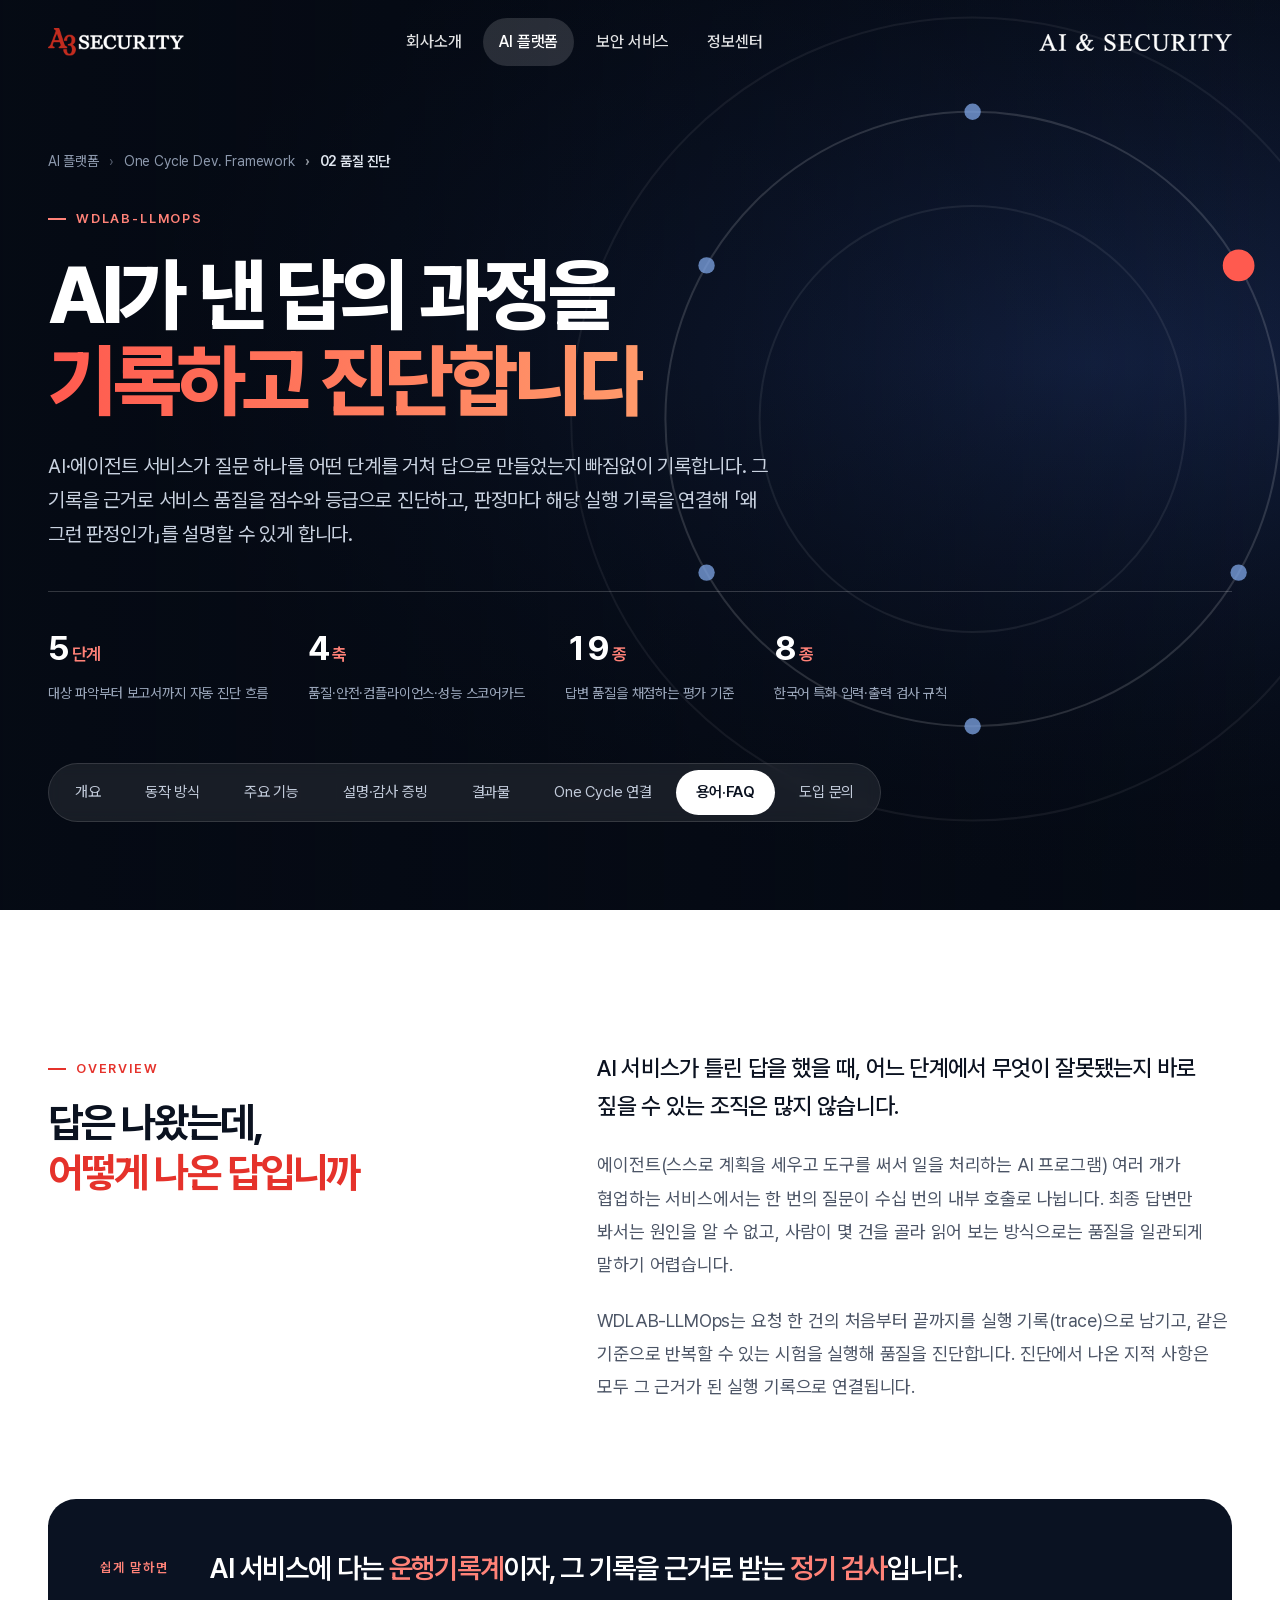
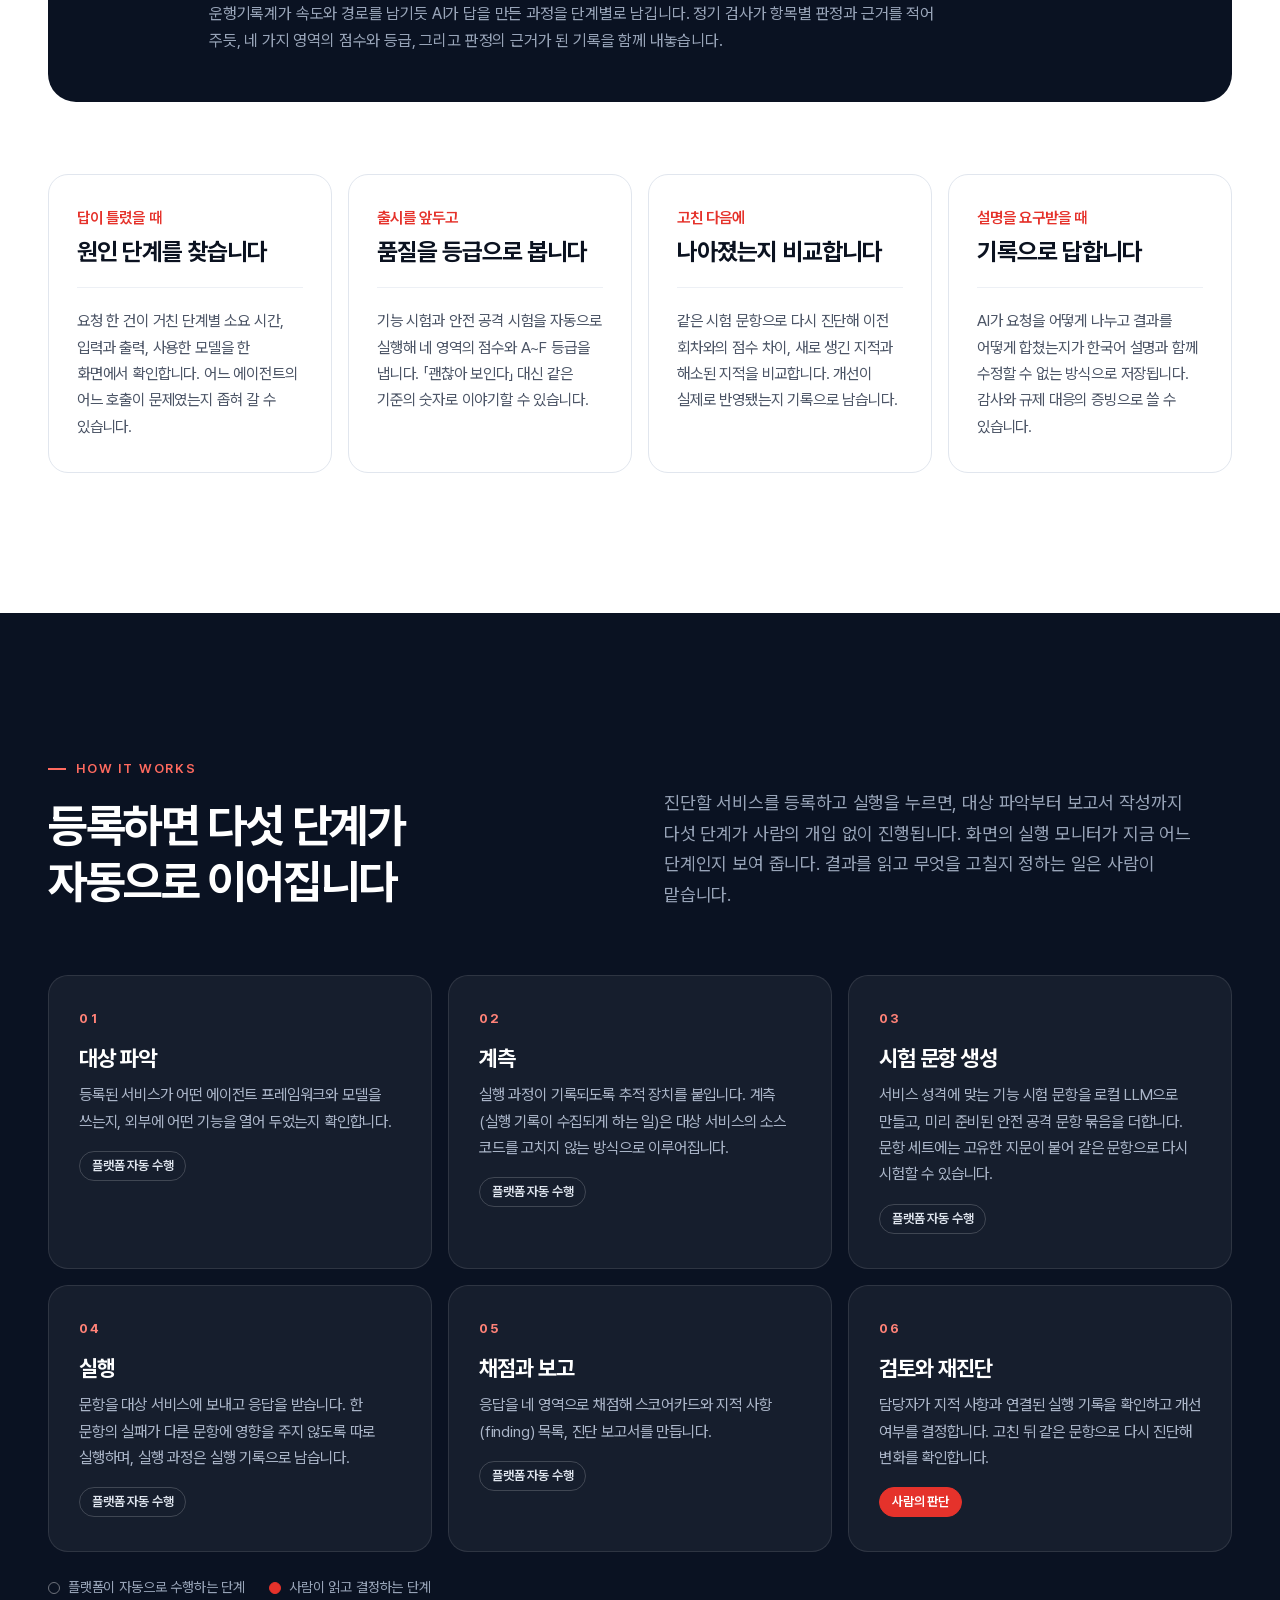
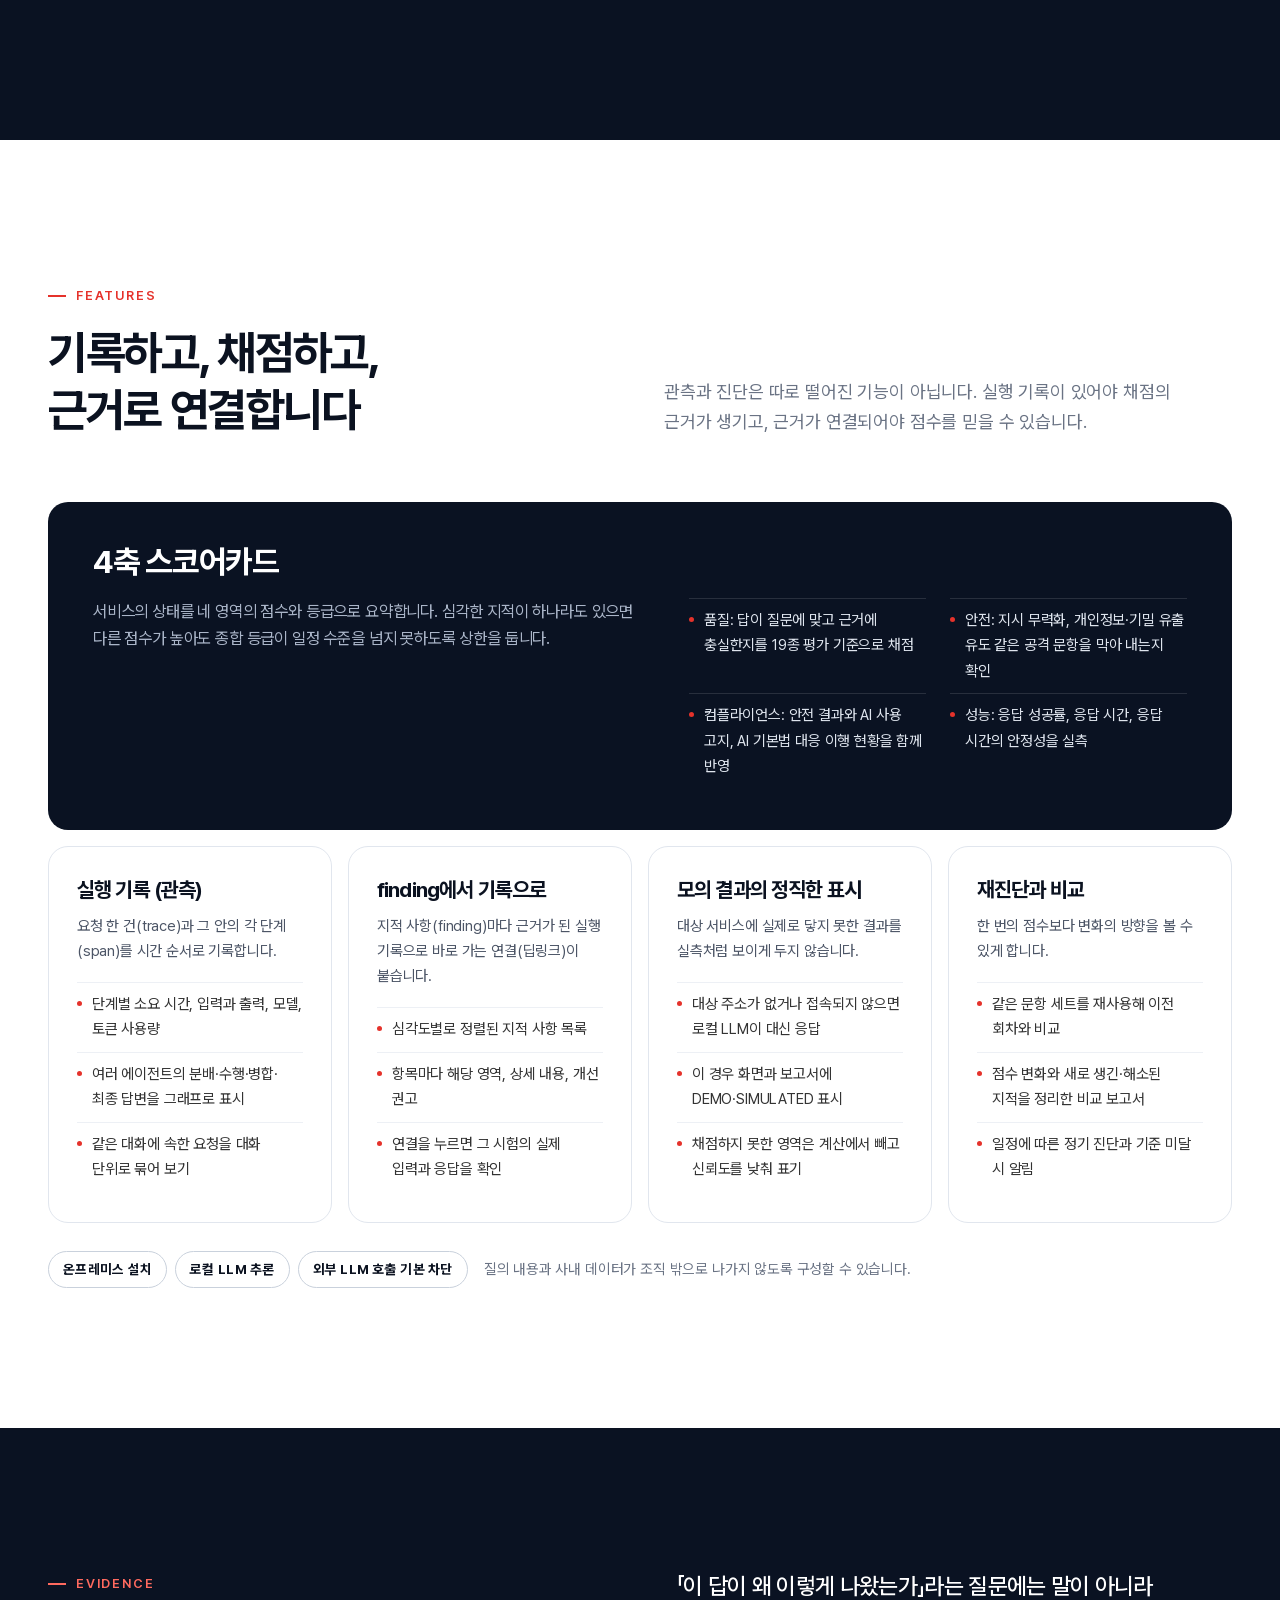
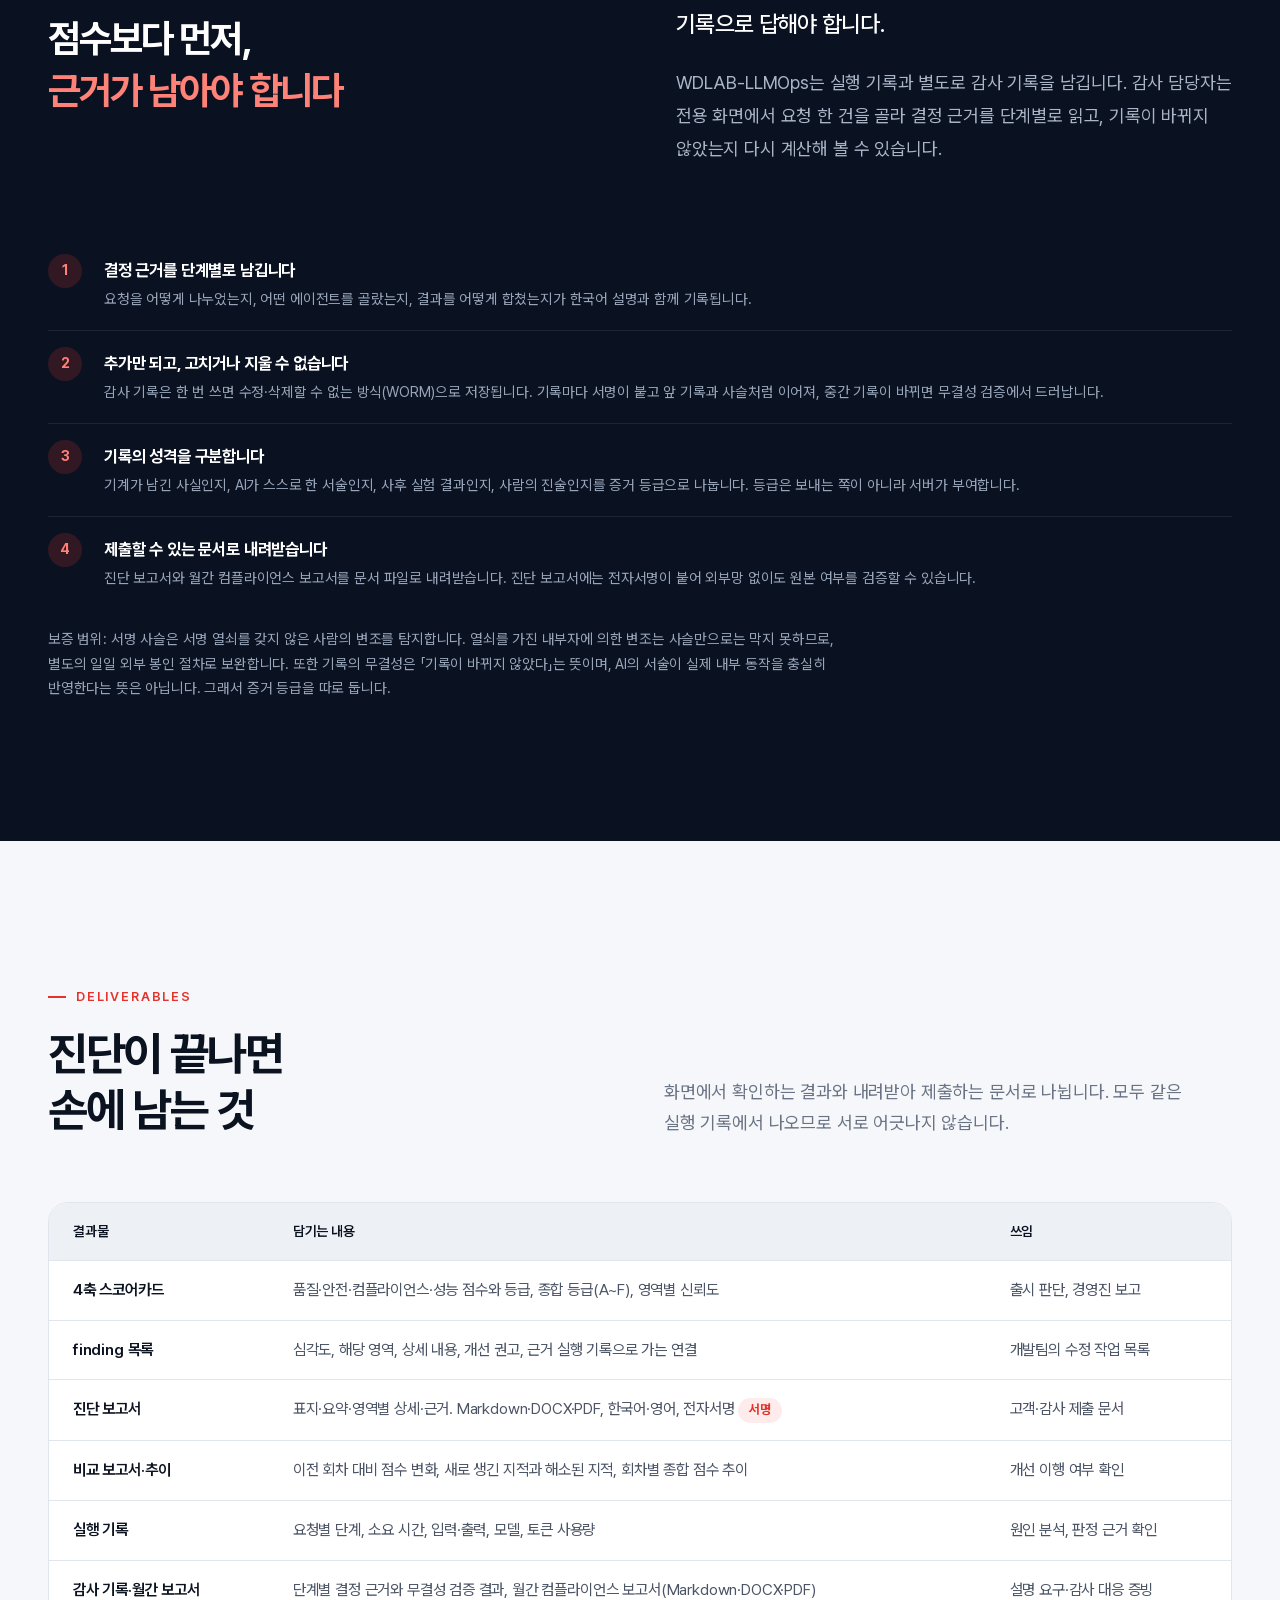
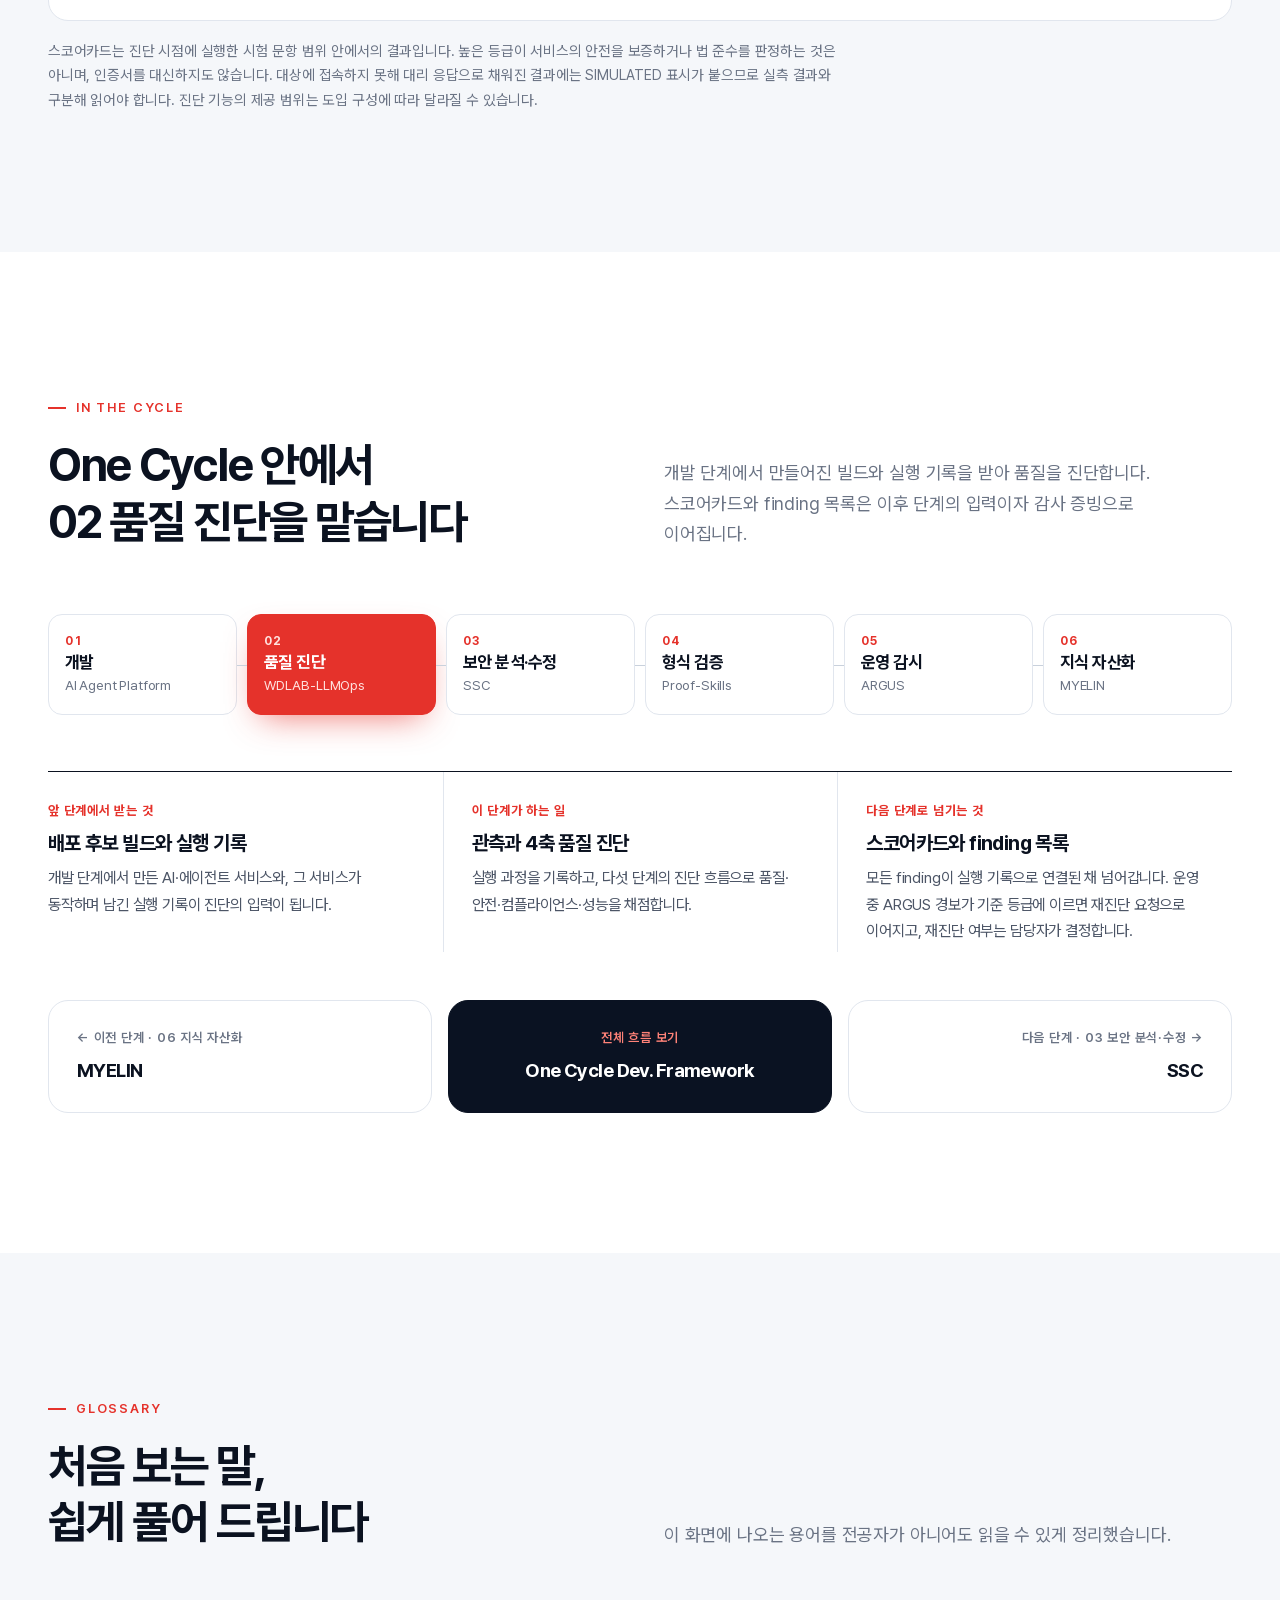
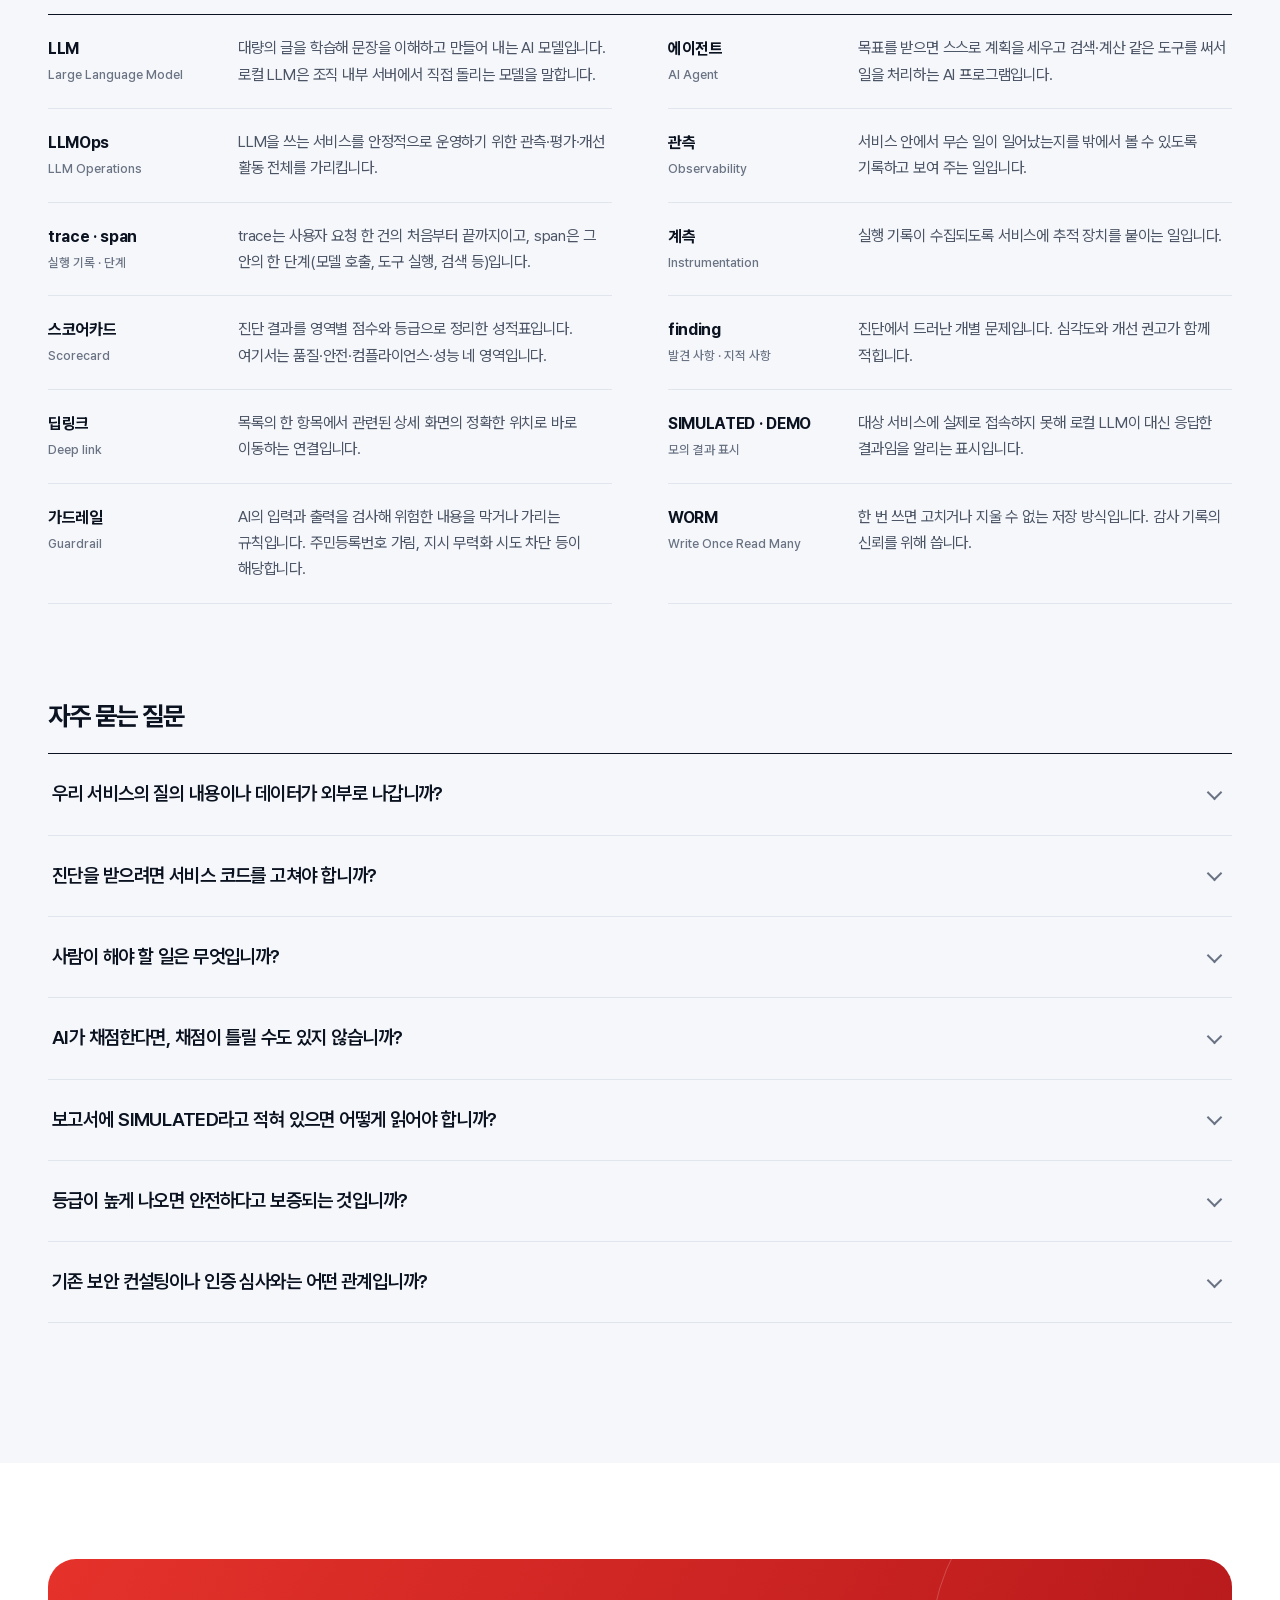
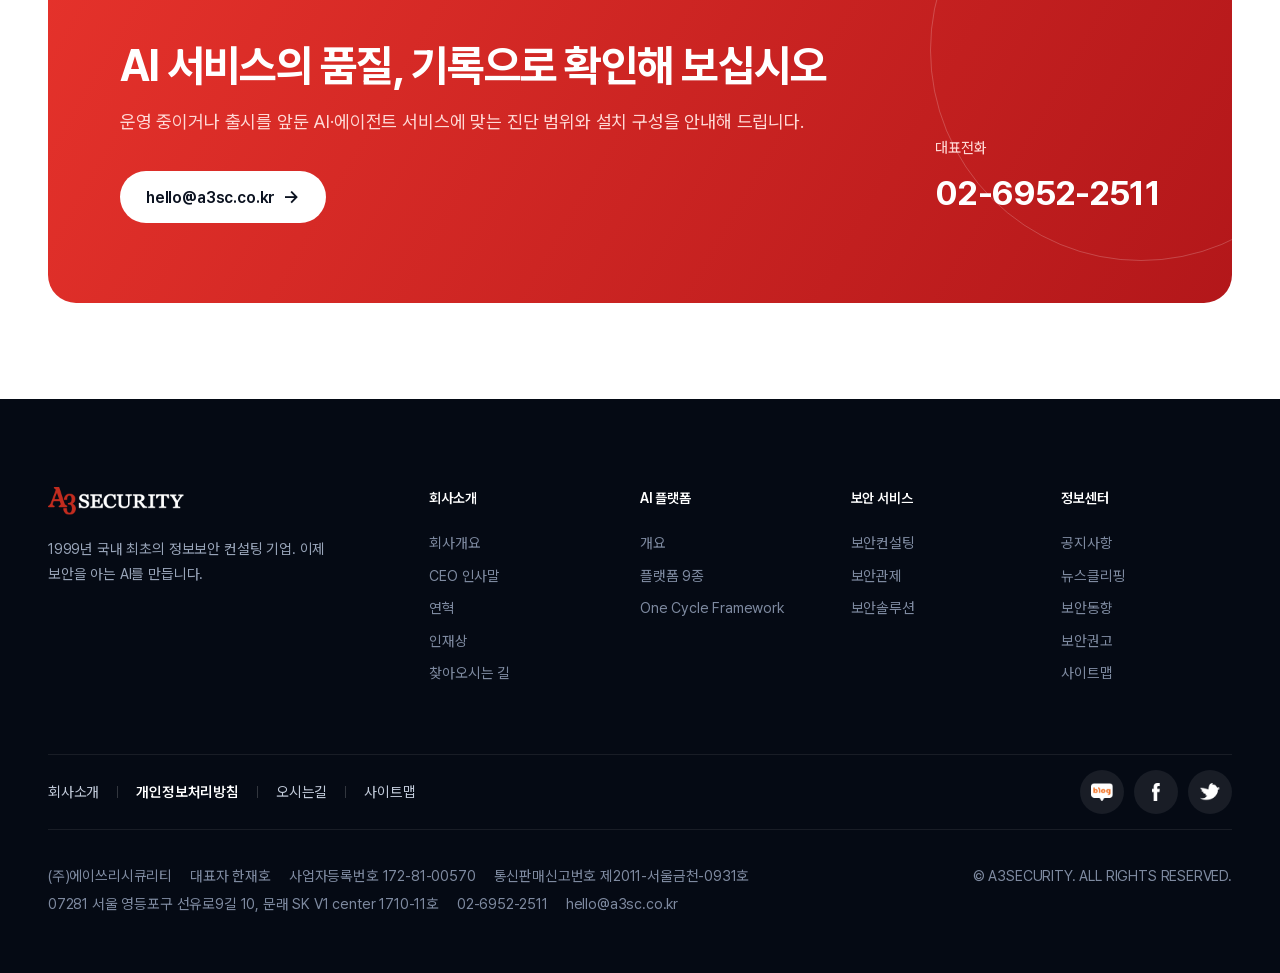
<file: ISMA3SC003M6.html>
<!doctype html>
<html lang="ko">
<head>
<meta charset="utf-8">
<meta name="viewport" content="width=device-width, initial-scale=1">
<meta http-equiv="X-UA-Compatible" content="IE=Edge"/>
<meta name="description" content="AI·에이전트 서비스가 어떻게 답을 만들었는지 기록하고, 품질을 점수로 진단하는 WDLAB-LLMOps를 소개합니다. One Cycle Dev. Framework의 02 품질 진단 단계입니다.">
<meta name="keywords" content="소프트웨어,서비스,시스템,보안,유통,컨설팅">
<meta name="Classification" content="보안컨설팅 및 서비스 소프트웨어 개발,유통 및 판매 외">
<meta property="og:type" content="website">
<meta property="og:title" content="WDLAB-LLMOps · AI 서비스 품질 진단 | 에이쓰리시큐리티">
<meta property="og:site_name" content="에이쓰리시큐리티">
<meta property="og:image" content="/resources/images/A3/img/A3_favicon.png">
<meta property="og:description" content="AI·에이전트 서비스가 어떻게 답을 만들었는지 기록하고, 품질을 점수로 진단하는 WDLAB-LLMOps를 소개합니다. One Cycle Dev. Framework의 02 품질 진단 단계입니다.">

<meta property="og:url" content="https://www.a3sc.co.kr/a3sc/ISMA3SC003M6.do">
<meta property="al:web:url" content="https://www.a3sc.co.kr">
<meta name="robots" content="index,follow" />
<link rel="canonical" href="https://www.a3sc.co.kr/a3sc/ISMA3SC003M6.do">
<link rel="shortcut icon" href="/resources/images/A3/img/A3_favicon.png" />
<link rel="icon" href="/resources/images/A3/img/A3_favicon.png" />
<title>WDLAB-LLMOps · AI 서비스 품질 진단 | 에이쓰리시큐리티</title>

<style>@font-face{font-family:'Pretendard Variable';src:url(/resources/font/renewal/PretendardVariable.woff2) format('woff2-variations');font-weight:45 920;font-style:normal;font-display:swap}</style>
<link rel="stylesheet" href="/resources/css/A3/renewal/b.css">
<link rel="stylesheet" href="/resources/css/A3/renewal/onecycle_product.css">

</head>
<body>











<header class="gh"><div class="wrap"><a class="logo" href="/a3sc/ISMA3SC001M1.do"><img class="on-dark" src="/resources/images/A3/renewal/img/foot_logo.png" alt="A3 SECURITY"><img class="on-light" src="/resources/images/A3/renewal/img/logo.png" alt="A3 SECURITY"></a>
  <nav><a href="/a3sc/ISMA3SC002M1.do" class="">회사소개</a><a href="/a3sc/ISMA3SC003M4.do" class="on">AI 플랫폼</a><a href="/a3sc/ISMA3SC003M1.do" class="">보안 서비스</a><a href="/a3sc/ISMA3SC004M1.do?brdType=N" class="">정보센터</a></nav>
  <a class="pill red hcta" href="#contact">문의하기</a><span class="brand"><svg xmlns="http://www.w3.org/2000/svg" viewBox="-41 -41 16347 1438" role="img" aria-label="AI &amp; SECURITY"><path fill="currentColor" stroke="currentColor" stroke-width="41" stroke-linejoin="round" d="M937 902H412L320 1116Q286 1195 286 1234Q286 1265 315.5 1288.5Q345 1312 443 1319V1356H16V1319Q101 1304 126 1280Q177 1232 239 1085L716 -31H751L1223 1097Q1280 1233 1326.5 1273.5Q1373 1314 1456 1319V1356H921V1319Q1002 1315 1030.5 1292.0Q1059 1269 1059 1236Q1059 1192 1019 1097ZM909 828 679 280 443 828ZM2233.88 1319V1356H1652.88V1319H1700.88Q1784.88 1319 1822.88 1270Q1846.88 1238 1846.88 1116V240Q1846.88 137 1833.88 104Q1823.88 79 1792.88 61Q1748.88 37 1700.88 37H1652.88V0H2233.88V37H2184.88Q2101.88 37 2063.88 86Q2038.88 118 2038.88 240V1116Q2038.88 1219 2051.88 1252Q2061.88 1277 2093.88 1295Q2136.88 1319 2184.88 1319ZM4086.6400000000003 483H4506.64V520Q4419.64 527 4378.14 558.5Q4336.64 590 4248.64 749.0Q4160.64 908 4050.6400000000003 1046Q4139.64 1150 4209.64 1191.5Q4279.64 1233 4350.64 1233Q4419.64 1233 4467.64 1195.5Q4515.64 1158 4535.64 1085L4572.64 1112Q4535.64 1253 4453.64 1320.0Q4371.64 1387 4262.64 1387Q4180.64 1387 4096.14 1342.5Q4011.6400000000003 1298 3911.6400000000003 1192Q3787.6400000000003 1302 3688.1400000000003 1344.5Q3588.6400000000003 1387 3475.6400000000003 1387Q3310.6400000000003 1387 3213.6400000000003 1299.0Q3116.6400000000003 1211 3116.6400000000003 1089Q3116.6400000000003 968 3203.6400000000003 847.5Q3290.6400000000003 727 3530.6400000000003 598Q3483.6400000000003 494 3466.6400000000003 427.5Q3449.6400000000003 361 3449.6400000000003 300Q3449.6400000000003 129 3575.6400000000003 39Q3673.6400000000003 -31 3798.6400000000003 -31Q3917.6400000000003 -31 3992.6400000000003 39.5Q4067.6400000000003 110 4067.6400000000003 213Q4067.6400000000003 319 3995.1400000000003 399.0Q3922.6400000000003 479 3738.6400000000003 574Q3865.6400000000003 800 4003.6400000000003 988Q4179.64 778 4179.64 634Q4179.64 588 4149.64 552Q4127.64 525 4086.6400000000003 520ZM3704.6400000000003 509Q3828.6400000000003 450 3890.1400000000003 375.0Q3951.6400000000003 300 3951.6400000000003 208Q3951.6400000000003 136 3907.1400000000003 89.0Q3862.6400000000003 42 3796.6400000000003 42Q3709.6400000000003 42 3665.1400000000003 102.5Q3620.6400000000003 163 3620.6400000000003 221Q3620.6400000000003 270 3637.6400000000003 330.5Q3654.6400000000003 391 3704.6400000000003 509ZM3859.6400000000003 1134Q3727.6400000000003 954 3676.6400000000003 871.0Q3625.6400000000003 788 3564.6400000000003 665Q3444.6400000000003 734 3384.1400000000003 817.0Q3323.6400000000003 900 3323.6400000000003 997Q3323.6400000000003 1104 3392.6400000000003 1185.0Q3461.6400000000003 1266 3578.6400000000003 1266Q3641.6400000000003 1266 3700.1400000000003 1241.0Q3758.6400000000003 1216 3859.6400000000003 1134ZM6331.400000000001 -31V438H6294.400000000001Q6276.400000000001 303 6229.900000000001 223.0Q6183.400000000001 143 6097.400000000001 96.0Q6011.400000000001 49 5919.400000000001 49Q5815.400000000001 49 5747.400000000001 112.5Q5679.400000000001 176 5679.400000000001 257Q5679.400000000001 319 5722.400000000001 370Q5784.400000000001 445 6017.400000000001 570Q6207.400000000001 672 6276.900000000001 726.5Q6346.400000000001 781 6383.900000000001 855.0Q6421.400000000001 929 6421.400000000001 1010Q6421.400000000001 1164 6301.900000000001 1275.5Q6182.400000000001 1387 5994.400000000001 1387Q5935.400000000001 1387 5883.400000000001 1378Q5852.400000000001 1373 5754.900000000001 1341.5Q5657.400000000001 1310 5631.400000000001 1310Q5606.400000000001 1310 5591.900000000001 1325.0Q5577.400000000001 1340 5570.400000000001 1387H5533.400000000001V922H5570.400000000001Q5596.400000000001 1068 5640.400000000001 1140.5Q5684.400000000001 1213 5774.900000000001 1261.0Q5865.400000000001 1309 5973.400000000001 1309Q6098.400000000001 1309 6170.900000000001 1243.0Q6243.400000000001 1177 6243.400000000001 1087Q6243.400000000001 1037 6215.900000000001 986.0Q6188.400000000001 935 6130.400000000001 891Q6091.400000000001 861 5917.400000000001 763.5Q5743.400000000001 666 5669.900000000001 608.0Q5596.400000000001 550 5558.400000000001 480.0Q5520.400000000001 410 5520.400000000001 326Q5520.400000000001 180 5632.400000000001 74.5Q5744.400000000001 -31 5917.400000000001 -31Q6025.400000000001 -31 6146.400000000001 22Q6202.400000000001 47 6225.400000000001 47Q6251.400000000001 47 6267.900000000001 31.5Q6284.400000000001 16 6294.400000000001 -31ZM7082.280000000001 74V610H7380.280000000001Q7496.280000000001 610 7535.280000000001 575Q7587.280000000001 529 7593.280000000001 413H7630.280000000001V885H7593.280000000001Q7579.280000000001 786 7565.280000000001 758Q7547.280000000001 723 7506.280000000001 703.0Q7465.280000000001 683 7380.280000000001 683H7082.280000000001V1130Q7082.280000000001 1220 7090.280000000001 1239.5Q7098.280000000001 1259 7118.280000000001 1270.5Q7138.280000000001 1282 7194.280000000001 1282H7424.280000000001Q7539.280000000001 1282 7591.280000000001 1266.0Q7643.280000000001 1250 7691.280000000001 1203Q7753.280000000001 1141 7818.280000000001 1016H7858.280000000001L7741.280000000001 1356H6696.280000000001V1319H6744.280000000001Q6792.280000000001 1319 6835.280000000001 1296Q6867.280000000001 1280 6878.780000000001 1248.0Q6890.280000000001 1216 6890.280000000001 1117V236Q6890.280000000001 107 6864.280000000001 77Q6828.280000000001 37 6744.280000000001 37H6696.280000000001V0H7741.280000000001L7756.280000000001 297H7717.280000000001Q7696.280000000001 190 7670.780000000001 150.0Q7645.280000000001 110 7595.280000000001 89Q7555.280000000001 74 7454.280000000001 74ZM9261.16 -31 9292.16 430H9261.16Q9199.16 223 9084.16 132.0Q8969.16 41 8808.16 41Q8673.16 41 8564.16 109.5Q8455.16 178 8392.66 328.0Q8330.16 478 8330.16 701Q8330.16 885 8389.16 1020.0Q8448.16 1155 8566.66 1227.0Q8685.16 1299 8837.16 1299Q8969.16 1299 9070.16 1242.5Q9171.16 1186 9292.16 1018L9323.16 1038Q9221.16 1219 9085.16 1303.0Q8949.16 1387 8762.16 1387Q8425.16 1387 8240.16 1137Q8102.160000000001 951 8102.160000000001 699Q8102.160000000001 496 8193.16 326.0Q8284.16 156 8443.66 62.5Q8603.16 -31 8792.16 -31Q8939.16 -31 9082.16 41Q9124.16 63 9142.16 63Q9169.16 63 9189.16 44Q9215.16 17 9226.16 -31ZM10494.04 37V0H10974.04V37H10923.04Q10843.04 37 10800.04 104Q10779.04 135 10779.04 248V798Q10779.04 1002 10738.54 1114.5Q10698.04 1227 10579.54 1307.5Q10461.04 1388 10257.04 1388Q10035.04 1388 9920.04 1311.0Q9805.04 1234 9757.04 1104Q9725.04 1015 9725.04 770V240Q9725.04 115 9690.54 76.0Q9656.04 37 9579.04 37H9528.04V0H10114.04V37H10062.04Q9978.04 37 9942.04 90Q9917.04 126 9917.04 240V831Q9917.04 910 9931.54 1012.0Q9946.04 1114 9984.04 1171.0Q10022.04 1228 10093.54 1265.0Q10165.04 1302 10269.04 1302Q10402.04 1302 10507.04 1244.0Q10612.04 1186 10650.54 1095.5Q10689.04 1005 10689.04 789V240Q10689.04 113 10661.04 81Q10622.04 37 10545.04 37ZM12502.920000000002 1356H12140.920000000002L11681.920000000002 722Q11630.920000000002 724 11598.920000000002 724Q11585.920000000002 724 11570.920000000002 723.5Q11555.920000000002 723 11539.920000000002 722V1116Q11539.920000000002 1244 11567.920000000002 1275Q11605.920000000002 1319 11681.920000000002 1319H11734.920000000002V1356H11153.920000000002V1319H11204.920000000002Q11290.920000000002 1319 11327.920000000002 1263Q11348.920000000002 1232 11348.920000000002 1116V240Q11348.920000000002 112 11320.920000000002 81Q11281.920000000002 37 11204.920000000002 37H11153.920000000002V0H11647.920000000002Q11863.920000000002 0 11966.420000000002 31.5Q12068.920000000002 63 12140.420000000002 147.5Q12211.920000000002 232 12211.920000000002 349Q12211.920000000002 474 12130.420000000002 566.0Q12048.920000000002 658 11877.920000000002 696L12157.920000000002 1085Q12253.920000000002 1219 12322.920000000002 1263.0Q12391.920000000002 1307 12502.920000000002 1319ZM11539.920000000002 659Q11558.920000000002 659 11572.920000000002 659.5Q11586.920000000002 660 11595.920000000002 660Q11789.920000000002 660 11888.420000000002 576.0Q11986.920000000002 492 11986.920000000002 362Q11986.920000000002 235 11907.420000000002 155.5Q11827.920000000002 76 11696.920000000002 76Q11638.920000000002 76 11539.920000000002 95ZM13239.800000000003 1319V1356H12658.800000000003V1319H12706.800000000003Q12790.800000000003 1319 12828.800000000003 1270Q12852.800000000003 1238 12852.800000000003 1116V240Q12852.800000000003 137 12839.800000000003 104Q12829.800000000003 79 12798.800000000003 61Q12754.800000000003 37 12706.800000000003 37H12658.800000000003V0H13239.800000000003V37H13190.800000000003Q13107.800000000003 37 13069.800000000003 86Q13044.800000000003 118 13044.800000000003 240V1116Q13044.800000000003 1219 13057.800000000003 1252Q13067.800000000003 1277 13099.800000000003 1295Q13142.800000000003 1319 13190.800000000003 1319ZM14597.680000000002 0 14612.680000000002 318H14574.680000000002Q14563.680000000002 234 14544.680000000002 198Q14513.680000000002 140 14462.180000000002 112.5Q14410.680000000002 85 14326.680000000002 85H14135.680000000002V1121Q14135.680000000002 1246 14162.680000000002 1277Q14200.680000000002 1319 14279.680000000002 1319H14326.680000000002V1356H13751.680000000002V1319H13799.680000000002Q13885.680000000002 1319 13921.680000000002 1267Q13943.680000000002 1235 13943.680000000002 1121V85H13780.680000000002Q13685.680000000002 85 13645.680000000002 99Q13593.680000000002 118 13556.680000000002 172.0Q13519.680000000002 226 13512.680000000002 318H13474.680000000002L13490.680000000002 0ZM15762.560000000001 0H16235.560000000001V37H16209.560000000001Q16183.560000000001 37 16133.560000000001 60.0Q16083.560000000001 83 16042.560000000001 126.0Q16001.560000000001 169 15941.560000000001 266L15614.560000000001 781V1121Q15614.560000000001 1246 15642.560000000001 1277Q15680.560000000001 1319 15762.560000000001 1319H15806.560000000001V1356H15230.560000000001V1319H15278.560000000001Q15364.560000000001 1319 15400.560000000001 1267Q15422.560000000001 1235 15422.560000000001 1121V800L15050.560000000001 232Q14984.560000000001 132 14961.060000000001 107.0Q14937.560000000001 82 14863.560000000001 47Q14843.560000000001 37 14805.560000000001 37V0H15385.560000000001V37H15355.560000000001Q15308.560000000001 37 15269.060000000001 59.0Q15229.560000000001 81 15229.560000000001 125Q15229.560000000001 161 15290.560000000001 255L15573.560000000001 692L15839.560000000001 274Q15899.560000000001 180 15899.560000000001 134Q15899.560000000001 106 15885.060000000001 84.0Q15870.560000000001 62 15843.560000000001 49.5Q15816.560000000001 37 15762.560000000001 37Z"/></svg></span>
  <button type="button" class="menu" aria-label="전체 메뉴" aria-expanded="false" aria-controls="mnav"></button></div>
  <nav class="mnav" id="mnav" aria-label="전체 메뉴" hidden><div class="wrap"><div class="grp"><a class="h" href="/a3sc/ISMA3SC002M1.do">회사소개</a><ul><li><a href="/a3sc/ISMA3SC002M1.do">회사개요</a></li><li><a href="/a3sc/ISMA3SC002M2.do">CEO 인사말</a></li><li><a href="/a3sc/ISMA3SC002M3.do">연혁</a></li><li><a href="/a3sc/ISMA3SC002M4.do">인재상</a></li><li><a href="/a3sc/ISMA3SC002M5.do">찾아오시는 길</a></li><li><a href="https://www.saramin.co.kr/zf_user/company-info/view-inner-recruit?csn=ZU9zdmxNSTZCU0ViN1NJRC9NOGtPUT09" target="_blank" rel="noopener">채용공고 ↗</a></li></ul></div><div class="grp on"><a class="h" href="/a3sc/ISMA3SC003M4.do">AI 플랫폼</a><ul><li><a href="/a3sc/ISMA3SC003M4.do#intro">개요</a></li><li><a href="/a3sc/ISMA3SC003M4.do#strength">강점</a></li><li><a href="/a3sc/ISMA3SC003M4.do#lineup">플랫폼 9종</a></li><li><a href="/a3sc/ISMA3SC003M5.do">One Cycle Framework</a></li><li><a href="/a3sc/ISMA3SC003M4.do#contact">도입 문의</a></li></ul></div><div class="grp"><a class="h" href="/a3sc/ISMA3SC003M1.do">보안 서비스</a><ul><li><a href="/a3sc/ISMA3SC003M1.do">보안컨설팅</a></li><li><a href="/a3sc/ISMA3SC003M2.do">보안관제</a></li><li><a href="/a3sc/ISMA3SC003M3.do">보안솔루션</a></li></ul></div><div class="grp"><a class="h" href="/a3sc/ISMA3SC004M1.do?brdType=N">정보센터</a><ul><li><a href="/a3sc/ISMA3SC004M1.do?brdType=N">공지사항</a></li><li><a href="/a3sc/ISMA3SC004M1.do?brdType=C">뉴스클리핑</a></li><li><a href="/a3sc/ISMA3SC004M1.do?brdType=T">보안동향</a></li><li><a href="/a3sc/ISMA3SC004M1.do?brdType=R">보안권고</a></li></ul></div>
  <a class="pill red" href="#contact">문의하기</a></div></nav>
<script>/* 모바일 전체 메뉴 열고 닫기 */(function(){var b=document.querySelector('.gh .menu'),m=document.getElementById('mnav');if(!b||!m)return;function set(o){m.hidden=!o;b.setAttribute('aria-expanded',o);document.documentElement.classList.toggle('mnav-open',o)}b.addEventListener('click',function(){set(m.hidden)});m.addEventListener('click',function(e){if(e.target.closest('a'))set(false)});document.addEventListener('keydown',function(e){if(e.key==='Escape'&&!m.hidden){set(false);b.focus()}});matchMedia('(min-width:761px)').addEventListener('change',function(e){if(e.matches)set(false)})})()</script></header>

<main>
<!-- =========================================================
     WDLAB-LLMOps · 본문 (기존 레이아웃의 <main> … </main> 안에 넣는 부분)
     One Cycle Dev. Framework(ISMA3SC003M5)의 02 품질 진단 단계 상세 화면
     필요한 것: b.css 다음에 /resources/css/A3/renewal/onecycle_product.css
     ========================================================= -->
<section class="hero pd-hero" id="top">
  <div class="pd-orbit" aria-hidden="true"><svg viewBox="0 0 400 400" fill="none">
    <circle cx="200" cy="200" r="196" stroke="rgba(255,255,255,.06)"/>
    <circle cx="200" cy="200" r="150" stroke="rgba(255,255,255,.14)"/>
    <circle cx="200" cy="200" r="104" stroke="rgba(255,255,255,.07)"/>
    <circle class="dot" cx="200" cy="50" r="4"/><circle class="halo" cx="329.9" cy="125" r="7"/><circle class="me" cx="329.9" cy="125" r="7"/><circle class="dot" cx="329.9" cy="275" r="4"/><circle class="dot" cx="200" cy="350" r="4"/><circle class="dot" cx="70.1" cy="275" r="4"/><circle class="dot" cx="70.1" cy="125" r="4"/>
  </svg></div>
  <div class="wrap">
    <nav class="pd-crumb" aria-label="현재 위치"><a href="/a3sc/ISMA3SC003M4.do">AI 플랫폼</a><a href="/a3sc/ISMA3SC003M5.do">One Cycle Dev. Framework</a><b>02 품질 진단</b></nav>
    <span class="kicker">WDLAB-LLMOps</span>
    <h1>AI가 낸 답의 과정을<br><em>기록하고 진단합니다</em></h1>
    <p class="lede">AI·에이전트 서비스가 질문 하나를 어떤 단계를 거쳐 답으로 만들었는지 빠짐없이 기록합니다. 그 기록을 근거로 서비스 품질을 점수와 등급으로 진단하고, 판정마다 해당 실행 기록을 연결해 「왜 그런 판정인가」를 설명할 수 있게 합니다.</p>
    <div class="hero-meta">
      <div><b>5<small>단계</small></b><span>대상 파악부터 보고서까지 자동 진단 흐름</span></div>
      <div><b>4<small>축</small></b><span>품질·안전·컴플라이언스·성능 스코어카드</span></div>
      <div><b>19<small>종</small></b><span>답변 품질을 채점하는 평가 기준</span></div>
      <div><b>8<small>종</small></b><span>한국어 특화 입력·출력 검사 규칙</span></div>
    </div>
    <nav class="subnav" id="pd-subnav"><a href="#intro" class="on">개요</a><a href="#how">동작 방식</a><a href="#features">주요 기능</a><a href="#evidence">설명·감사 증빙</a><a href="#output">결과물</a><a href="#cycle">One Cycle 연결</a><a href="#terms">용어·FAQ</a><a href="#contact">도입 문의</a></nav>
  </div>
</section>

<!-- 개요: 무엇이고, 왜 필요한가 -->
<section class="sec"><div class="wrap pd-anchor" id="intro">
  <div class="intro"><div><span class="kicker">Overview</span><h2>답은 나왔는데,<br><em>어떻게 나온 답입니까</em></h2></div>
    <div class="prose"><p class="big">AI 서비스가 틀린 답을 했을 때, 어느 단계에서 무엇이 잘못됐는지 바로 짚을 수 있는 조직은 많지 않습니다.</p>
    <p>에이전트(스스로 계획을 세우고 도구를 써서 일을 처리하는 AI 프로그램) 여러 개가 협업하는 서비스에서는 한 번의 질문이 수십 번의 내부 호출로 나뉩니다. 최종 답변만 봐서는 원인을 알 수 없고, 사람이 몇 건을 골라 읽어 보는 방식으로는 품질을 일관되게 말하기 어렵습니다.</p>
    <p>WDLAB-LLMOps는 요청 한 건의 처음부터 끝까지를 실행 기록(trace)으로 남기고, 같은 기준으로 반복할 수 있는 시험을 실행해 품질을 진단합니다. 진단에서 나온 지적 사항은 모두 그 근거가 된 실행 기록으로 연결됩니다.</p></div></div>
  <div class="pd-plain"><span class="lb">쉽게 말하면</span>
    <p>AI 서비스에 다는 <em>운행기록계</em>이자, 그 기록을 근거로 받는 <em>정기 검사</em>입니다.</p>
    <small>운행기록계가 속도와 경로를 남기듯 AI가 답을 만든 과정을 단계별로 남깁니다. 정기 검사가 항목별 판정과 근거를 적어 주듯, 네 가지 영역의 점수와 등급, 그리고 판정의 근거가 된 기록을 함께 내놓습니다.</p></div>
  <div class="pd-cards">
    <article><div class="ft"><span>답이 틀렸을 때</span><b>원인 단계를 찾습니다</b></div><p>요청 한 건이 거친 단계별 소요 시간, 입력과 출력, 사용한 모델을 한 화면에서 확인합니다. 어느 에이전트의 어느 호출이 문제였는지 좁혀 갈 수 있습니다.</p></article>
    <article><div class="ft"><span>출시를 앞두고</span><b>품질을 등급으로 봅니다</b></div><p>기능 시험과 안전 공격 시험을 자동으로 실행해 네 영역의 점수와 A~F 등급을 냅니다. 「괜찮아 보인다」 대신 같은 기준의 숫자로 이야기할 수 있습니다.</p></article>
    <article><div class="ft"><span>고친 다음에</span><b>나아졌는지 비교합니다</b></div><p>같은 시험 문항으로 다시 진단해 이전 회차와의 점수 차이, 새로 생긴 지적과 해소된 지적을 비교합니다. 개선이 실제로 반영됐는지 기록으로 남습니다.</p></article>
    <article><div class="ft"><span>설명을 요구받을 때</span><b>기록으로 답합니다</b></div><p>AI가 요청을 어떻게 나누고 결과를 어떻게 합쳤는지가 한국어 설명과 함께 수정할 수 없는 방식으로 저장됩니다. 감사와 규제 대응의 증빙으로 쓸 수 있습니다.</p></article>
  </div>
</div></section>

<!-- 동작 방식 -->
<section class="sec dark"><div class="wrap pd-anchor" id="how">
  <div class="sec-h"><div><span class="kicker">How it works</span><h2>등록하면 다섯 단계가<br>자동으로 이어집니다</h2></div><p>진단할 서비스를 등록하고 실행을 누르면, 대상 파악부터 보고서 작성까지 다섯 단계가 사람의 개입 없이 진행됩니다. 화면의 실행 모니터가 지금 어느 단계인지 보여 줍니다. 결과를 읽고 무엇을 고칠지 정하는 일은 사람이 맡습니다.</p></div>
  <ol class="pd-steps">
    <li><b>대상 파악</b><p>등록된 서비스가 어떤 에이전트 프레임워크와 모델을 쓰는지, 외부에 어떤 기능을 열어 두었는지 확인합니다.</p><span class="who">플랫폼 자동 수행</span></li>
    <li><b>계측</b><p>실행 과정이 기록되도록 추적 장치를 붙입니다. 계측(실행 기록이 수집되게 하는 일)은 대상 서비스의 소스 코드를 고치지 않는 방식으로 이루어집니다.</p><span class="who">플랫폼 자동 수행</span></li>
    <li><b>시험 문항 생성</b><p>서비스 성격에 맞는 기능 시험 문항을 로컬 LLM으로 만들고, 미리 준비된 안전 공격 문항 묶음을 더합니다. 문항 세트에는 고유한 지문이 붙어 같은 문항으로 다시 시험할 수 있습니다.</p><span class="who">플랫폼 자동 수행</span></li>
    <li><b>실행</b><p>문항을 대상 서비스에 보내고 응답을 받습니다. 한 문항의 실패가 다른 문항에 영향을 주지 않도록 따로 실행하며, 실행 과정은 실행 기록으로 남습니다.</p><span class="who">플랫폼 자동 수행</span></li>
    <li><b>채점과 보고</b><p>응답을 네 영역으로 채점해 스코어카드와 지적 사항(finding) 목록, 진단 보고서를 만듭니다.</p><span class="who">플랫폼 자동 수행</span></li>
    <li><b>검토와 재진단</b><p>담당자가 지적 사항과 연결된 실행 기록을 확인하고 개선 여부를 결정합니다. 고친 뒤 같은 문항으로 다시 진단해 변화를 확인합니다.</p><span class="who h">사람의 판단</span></li>
  </ol>
  <div class="pd-legend"><span>플랫폼이 자동으로 수행하는 단계</span><span class="h">사람이 읽고 결정하는 단계</span></div>
</div></section>

<!-- 주요 기능 -->
<section class="sec"><div class="wrap pd-anchor" id="features">
  <div class="sec-h"><div><span class="kicker">Features</span><h2>기록하고, 채점하고,<br>근거로 연결합니다</h2></div><p>관측과 진단은 따로 떨어진 기능이 아닙니다. 실행 기록이 있어야 채점의 근거가 생기고, 근거가 연결되어야 점수를 믿을 수 있습니다.</p></div>
  <div class="rf">
    <article class="lead"><h3>4축 스코어카드</h3>
      <p>서비스의 상태를 네 영역의 점수와 등급으로 요약합니다. 심각한 지적이 하나라도 있으면 다른 점수가 높아도 종합 등급이 일정 수준을 넘지 못하도록 상한을 둡니다.</p>
      <ul><li>품질: 답이 질문에 맞고 근거에 충실한지를 19종 평가 기준으로 채점</li><li>안전: 지시 무력화, 개인정보·기밀 유출 유도 같은 공격 문항을 막아 내는지 확인</li><li>컴플라이언스: 안전 결과와 AI 사용 고지, AI 기본법 대응 이행 현황을 함께 반영</li><li>성능: 응답 성공률, 응답 시간, 응답 시간의 안정성을 실측</li></ul></article>
    <article><h3>실행 기록 (관측)</h3><p>요청 한 건(trace)과 그 안의 각 단계(span)를 시간 순서로 기록합니다.</p><ul><li>단계별 소요 시간, 입력과 출력, 모델, 토큰 사용량</li><li>여러 에이전트의 분배·수행·병합·최종 답변을 그래프로 표시</li><li>같은 대화에 속한 요청을 대화 단위로 묶어 보기</li></ul></article>
    <article><h3>finding에서 기록으로</h3><p>지적 사항(finding)마다 근거가 된 실행 기록으로 바로 가는 연결(딥링크)이 붙습니다.</p><ul><li>심각도별로 정렬된 지적 사항 목록</li><li>항목마다 해당 영역, 상세 내용, 개선 권고</li><li>연결을 누르면 그 시험의 실제 입력과 응답을 확인</li></ul></article>
    <article><h3>모의 결과의 정직한 표시</h3><p>대상 서비스에 실제로 닿지 못한 결과를 실측처럼 보이게 두지 않습니다.</p><ul><li>대상 주소가 없거나 접속되지 않으면 로컬 LLM이 대신 응답</li><li>이 경우 화면과 보고서에 DEMO·SIMULATED 표시</li><li>채점하지 못한 영역은 계산에서 빼고 신뢰도를 낮춰 표기</li></ul></article>
    <article><h3>재진단과 비교</h3><p>한 번의 점수보다 변화의 방향을 볼 수 있게 합니다.</p><ul><li>같은 문항 세트를 재사용해 이전 회차와 비교</li><li>점수 변화와 새로 생긴·해소된 지적을 정리한 비교 보고서</li><li>일정에 따른 정기 진단과 기준 미달 시 알림</li></ul></article>
  </div>
  <div class="pd-tags"><span>온프레미스 설치</span><span>로컬 LLM 추론</span><span>외부 LLM 호출 기본 차단</span><em>질의 내용과 사내 데이터가 조직 밖으로 나가지 않도록 구성할 수 있습니다.</em></div>
</div></section>

<!-- 설명·감사 증빙 -->
<section class="sec dark"><div class="wrap pd-anchor" id="evidence">
  <div class="pd-principle">
    <div><span class="kicker">Evidence</span><p class="quote">점수보다 먼저,<br><em>근거가 남아야 합니다</em></p></div>
    <div class="prose"><p class="big">「이 답이 왜 이렇게 나왔는가」라는 질문에는 말이 아니라 기록으로 답해야 합니다.</p>
    <p>WDLAB-LLMOps는 실행 기록과 별도로 감사 기록을 남깁니다. 감사 담당자는 전용 화면에서 요청 한 건을 골라 결정 근거를 단계별로 읽고, 기록이 바뀌지 않았는지 다시 계산해 볼 수 있습니다.</p></div>
  </div>
  <ol class="pd-chain">
    <li><b>결정 근거를 단계별로 남깁니다</b><span>요청을 어떻게 나누었는지, 어떤 에이전트를 골랐는지, 결과를 어떻게 합쳤는지가 한국어 설명과 함께 기록됩니다.</span></li>
    <li><b>추가만 되고, 고치거나 지울 수 없습니다</b><span>감사 기록은 한 번 쓰면 수정·삭제할 수 없는 방식(WORM)으로 저장됩니다. 기록마다 서명이 붙고 앞 기록과 사슬처럼 이어져, 중간 기록이 바뀌면 무결성 검증에서 드러납니다.</span></li>
    <li><b>기록의 성격을 구분합니다</b><span>기계가 남긴 사실인지, AI가 스스로 한 서술인지, 사후 실험 결과인지, 사람의 진술인지를 증거 등급으로 나눕니다. 등급은 보내는 쪽이 아니라 서버가 부여합니다.</span></li>
    <li><b>제출할 수 있는 문서로 내려받습니다</b><span>진단 보고서와 월간 컴플라이언스 보고서를 문서 파일로 내려받습니다. 진단 보고서에는 전자서명이 붙어 외부망 없이도 원본 여부를 검증할 수 있습니다.</span></li>
  </ol>
  <p class="pd-note">보증 범위: 서명 사슬은 서명 열쇠를 갖지 않은 사람의 변조를 탐지합니다. 열쇠를 가진 내부자에 의한 변조는 사슬만으로는 막지 못하므로, 별도의 일일 외부 봉인 절차로 보완합니다. 또한 기록의 무결성은 「기록이 바뀌지 않았다」는 뜻이며, AI의 서술이 실제 내부 동작을 충실히 반영한다는 뜻은 아닙니다. 그래서 증거 등급을 따로 둡니다.</p>
</div></section>

<!-- 결과물 -->
<section class="sec soft"><div class="wrap pd-anchor" id="output">
  <div class="sec-h"><div><span class="kicker">Deliverables</span><h2>진단이 끝나면<br>손에 남는 것</h2></div><p>화면에서 확인하는 결과와 내려받아 제출하는 문서로 나뉩니다. 모두 같은 실행 기록에서 나오므로 서로 어긋나지 않습니다.</p></div>
  <div class="pd-tw"><table class="pd-table"><thead><tr><th scope="col">결과물</th><th scope="col">담기는 내용</th><th scope="col">쓰임</th></tr></thead><tbody>
    <tr><th scope="row">4축 스코어카드</th><td>품질·안전·컴플라이언스·성능 점수와 등급, 종합 등급(A~F), 영역별 신뢰도</td><td>출시 판단, 경영진 보고</td></tr>
    <tr><th scope="row">finding 목록</th><td>심각도, 해당 영역, 상세 내용, 개선 권고, 근거 실행 기록으로 가는 연결</td><td>개발팀의 수정 작업 목록</td></tr>
    <tr><th scope="row">진단 보고서</th><td>표지·요약·영역별 상세·근거. Markdown·DOCX·PDF, 한국어·영어, 전자서명 <span class="st">서명</span></td><td>고객·감사 제출 문서</td></tr>
    <tr><th scope="row">비교 보고서·추이</th><td>이전 회차 대비 점수 변화, 새로 생긴 지적과 해소된 지적, 회차별 종합 점수 추이</td><td>개선 이행 여부 확인</td></tr>
    <tr><th scope="row">실행 기록</th><td>요청별 단계, 소요 시간, 입력·출력, 모델, 토큰 사용량</td><td>원인 분석, 판정 근거 확인</td></tr>
    <tr><th scope="row">감사 기록·월간 보고서</th><td>단계별 결정 근거와 무결성 검증 결과, 월간 컴플라이언스 보고서(Markdown·DOCX·PDF)</td><td>설명 요구·감사 대응 증빙</td></tr>
  </tbody></table></div>
  <p class="pd-note">스코어카드는 진단 시점에 실행한 시험 문항 범위 안에서의 결과입니다. 높은 등급이 서비스의 안전을 보증하거나 법 준수를 판정하는 것은 아니며, 인증서를 대신하지도 않습니다. 대상에 접속하지 못해 대리 응답으로 채워진 결과에는 SIMULATED 표시가 붙으므로 실측 결과와 구분해 읽어야 합니다. 진단 기능의 제공 범위는 도입 구성에 따라 달라질 수 있습니다.</p>
</div></section>

<!-- One Cycle 안에서의 자리 (이 구역의 pd-loop 와 pd-nav 는 다섯 화면 공통: 고치지 않는다) -->
<section class="sec"><div class="wrap pd-anchor" id="cycle">
  <div class="sec-h"><div><span class="kicker">In the cycle</span><h2>One Cycle 안에서<br>02 품질 진단을 맡습니다</h2></div><p>개발 단계에서 만들어진 빌드와 실행 기록을 받아 품질을 진단합니다. 스코어카드와 finding 목록은 이후 단계의 입력이자 감사 증빙으로 이어집니다.</p></div>
  <ol class="pd-loop" aria-label="One Cycle 여섯 단계">
    <li><div class="cell"><i>01</i><b>개발</b><span>AI Agent Platform</span></div></li>
    <li class="on" aria-current="step"><div class="cell"><i>02</i><b>품질 진단</b><span>WDLAB-LLMOps</span></div></li>
    <li><a class="cell" href="/a3sc/ISMA3SC003M7.do"><i>03</i><b>보안 분석·수정</b><span>SSC</span></a></li>
    <li><a class="cell" href="/a3sc/ISMA3SC003M8.do"><i>04</i><b>형식 검증</b><span>Proof-Skills</span></a></li>
    <li><a class="cell" href="/a3sc/ISMA3SC003M9.do"><i>05</i><b>운영 감시</b><span>ARGUS</span></a></li>
    <li><a class="cell" href="/a3sc/ISMA3SC003M10.do"><i>06</i><b>지식 자산화</b><span>MYELIN</span></a></li>
  </ol>
  <div class="pd-io">
    <div><small>앞 단계에서 받는 것</small><b>배포 후보 빌드와 실행 기록</b><span>개발 단계에서 만든 AI·에이전트 서비스와, 그 서비스가 동작하며 남긴 실행 기록이 진단의 입력이 됩니다.</span></div>
    <div><small>이 단계가 하는 일</small><b>관측과 4축 품질 진단</b><span>실행 과정을 기록하고, 다섯 단계의 진단 흐름으로 품질·안전·컴플라이언스·성능을 채점합니다.</span></div>
    <div><small>다음 단계로 넘기는 것</small><b>스코어카드와 finding 목록</b><span>모든 finding이 실행 기록으로 연결된 채 넘어갑니다. 운영 중 ARGUS 경보가 기준 등급에 이르면 재진단 요청으로 이어지고, 재진단 여부는 담당자가 결정합니다.</span></div>
  </div>
  <nav class="pd-nav" aria-label="다른 플랫폼">
    <a class="prev" href="/a3sc/ISMA3SC003M10.do"><small>← 이전 단계 · 06 지식 자산화</small><b>MYELIN</b></a>
    <a class="home" href="/a3sc/ISMA3SC003M5.do#stages"><small>전체 흐름 보기</small><b>One Cycle Dev. Framework</b></a>
    <a class="next" href="/a3sc/ISMA3SC003M7.do"><small>다음 단계 · 03 보안 분석·수정 →</small><b>SSC</b></a>
  </nav>
</div></section>

<!-- 용어 풀이 · 자주 묻는 질문 -->
<section class="sec soft"><div class="wrap pd-anchor" id="terms">
  <div class="sec-h"><div><span class="kicker">Glossary</span><h2>처음 보는 말,<br>쉽게 풀어 드립니다</h2></div><p>이 화면에 나오는 용어를 전공자가 아니어도 읽을 수 있게 정리했습니다.</p></div>
  <dl class="pd-terms">
    <div><dt>LLM<small>Large Language Model</small></dt><dd>대량의 글을 학습해 문장을 이해하고 만들어 내는 AI 모델입니다. 로컬 LLM은 조직 내부 서버에서 직접 돌리는 모델을 말합니다.</dd></div>
    <div><dt>에이전트<small>AI Agent</small></dt><dd>목표를 받으면 스스로 계획을 세우고 검색·계산 같은 도구를 써서 일을 처리하는 AI 프로그램입니다.</dd></div>
    <div><dt>LLMOps<small>LLM Operations</small></dt><dd>LLM을 쓰는 서비스를 안정적으로 운영하기 위한 관측·평가·개선 활동 전체를 가리킵니다.</dd></div>
    <div><dt>관측<small>Observability</small></dt><dd>서비스 안에서 무슨 일이 일어났는지를 밖에서 볼 수 있도록 기록하고 보여 주는 일입니다.</dd></div>
    <div><dt>trace · span<small>실행 기록 · 단계</small></dt><dd>trace는 사용자 요청 한 건의 처음부터 끝까지이고, span은 그 안의 한 단계(모델 호출, 도구 실행, 검색 등)입니다.</dd></div>
    <div><dt>계측<small>Instrumentation</small></dt><dd>실행 기록이 수집되도록 서비스에 추적 장치를 붙이는 일입니다.</dd></div>
    <div><dt>스코어카드<small>Scorecard</small></dt><dd>진단 결과를 영역별 점수와 등급으로 정리한 성적표입니다. 여기서는 품질·안전·컴플라이언스·성능 네 영역입니다.</dd></div>
    <div><dt>finding<small>발견 사항 · 지적 사항</small></dt><dd>진단에서 드러난 개별 문제입니다. 심각도와 개선 권고가 함께 적힙니다.</dd></div>
    <div><dt>딥링크<small>Deep link</small></dt><dd>목록의 한 항목에서 관련된 상세 화면의 정확한 위치로 바로 이동하는 연결입니다.</dd></div>
    <div><dt>SIMULATED · DEMO<small>모의 결과 표시</small></dt><dd>대상 서비스에 실제로 접속하지 못해 로컬 LLM이 대신 응답한 결과임을 알리는 표시입니다.</dd></div>
    <div><dt>가드레일<small>Guardrail</small></dt><dd>AI의 입력과 출력을 검사해 위험한 내용을 막거나 가리는 규칙입니다. 주민등록번호 가림, 지시 무력화 시도 차단 등이 해당합니다.</dd></div>
    <div><dt>WORM<small>Write Once Read Many</small></dt><dd>한 번 쓰면 고치거나 지울 수 없는 저장 방식입니다. 감사 기록의 신뢰를 위해 씁니다.</dd></div>
  </dl>
  <h3 class="pd-faq-h">자주 묻는 질문</h3>
  <div class="pd-faq">
    <details><summary>우리 서비스의 질의 내용이나 데이터가 외부로 나갑니까?</summary><p>기본 설정에서는 나가지 않습니다. 플랫폼은 조직 내부에 설치해 쓰는 자체 호스팅형이며, 시험 문항 생성과 채점에 쓰는 LLM 추론은 로컬 모델로 수행합니다. 외부 LLM 호출은 기본으로 차단되어 있고, 허용하려면 관리자가 설정을 바꿔야 하며 그 전환 사실이 감사 기록에 남습니다.</p></details>
    <details><summary>진단을 받으려면 서비스 코드를 고쳐야 합니까?</summary><p>진단은 대상 서비스의 소스 코드를 고치지 않는 방식으로 계측합니다. 안전 공격 문항은 격리된 시험 시나리오로만 전송됩니다. 진단과 별개로 평소 운영 중의 실행 기록을 계속 쌓으려면, 서비스 시작 지점과 추적할 함수에 계측 코드 몇 줄을 넣습니다.</p></details>
    <details><summary>사람이 해야 할 일은 무엇입니까?</summary><p>진단할 서비스를 등록하고 실행을 시작하는 일, 그리고 결과를 읽고 판단하는 일입니다. 다섯 단계는 자동으로 진행되지만 어떤 지적을 먼저 고칠지, 출시해도 되는지는 담당자가 결정합니다. 플랫폼은 그 결정에 필요한 점수와 근거를 제공합니다.</p></details>
    <details><summary>AI가 채점한다면, 채점이 틀릴 수도 있지 않습니까?</summary><p>그럴 수 있습니다. 그래서 몇 가지 장치를 둡니다. 품질 채점에는 LLM이 답을 읽고 평가하는 방식과 규칙으로 계산하는 방식을 함께 씁니다. 채점기가 실패한 영역은 다른 값으로 조용히 채우지 않고 계산에서 빼며 신뢰도를 낮춰 표시합니다. 그리고 모든 지적 사항은 실행 기록으로 연결되어, 사람이 실제 입력과 응답을 보고 판정을 확인할 수 있습니다.</p></details>
    <details><summary>보고서에 SIMULATED라고 적혀 있으면 어떻게 읽어야 합니까?</summary><p>대상 서비스에 접속하지 못해 로컬 LLM이 대신 응답한 결과가 섞여 있다는 뜻입니다. 진단 흐름이 끝까지 동작하는지 미리 확인하는 용도로는 쓸 수 있지만, 실제 서비스의 품질을 말해 주지는 않습니다. 대상 연결을 확인한 뒤 다시 진단해야 합니다.</p></details>
    <details><summary>등급이 높게 나오면 안전하다고 보증되는 것입니까?</summary><p>아닙니다. 스코어카드는 진단 시점에 실행한 시험 문항에 대한 결과입니다. 문항에 없는 상황이나 진단 이후의 변경까지 보증하지 않습니다. 법 준수 여부의 판정이나 인증서 발급도 아닙니다. 조문 해석과 고영향 AI 해당 여부는 법무 검토를 거쳐야 합니다.</p></details>
    <details><summary>기존 보안 컨설팅이나 인증 심사와는 어떤 관계입니까?</summary><p>대신하는 것이 아니라 근거를 더하는 관계입니다. 컨설턴트와 심사자의 판단에 필요한 실행 기록, 점수, 지적 사항을 반복 가능한 방식으로 만들어 줍니다. One Cycle에서는 이 단계의 결과가 보안 분석·수정, 형식 검증, 운영 감시 단계로 이어집니다.</p></details>
  </div>
</div></section>

<!-- 도입 문의 (기존 화면과 같은 부품) -->
<section class="sec s"><div class="wrap"><div class="cta pd-anchor" id="contact"><div><h2>AI 서비스의 품질, 기록으로 확인해 보십시오</h2><p>운영 중이거나 출시를 앞둔 AI·에이전트 서비스에 맞는 진단 범위와 설치 구성을 안내해 드립니다.</p><div class="actions" style="margin-top:34px"><a class="pill white" href="mailto:hello@a3sc.co.kr">hello@a3sc.co.kr <span class="ar">→</span></a></div></div><div class="num">대표전화<b>02-6952-2511</b></div></div></div></section>

<script>/* 서브 메뉴: 보고 있는 구역을 표시 */(function(){var nav=document.getElementById('pd-subnav');if(!nav||!('IntersectionObserver' in window))return;var as=nav.querySelectorAll('a'),map={};
for(var i=0;i<as.length;i++){var el=document.getElementById(as[i].getAttribute('href').slice(1));if(el)map[el.id]=as[i]}
var io=new IntersectionObserver(function(es){for(var i=0;i<es.length;i++)if(es[i].isIntersecting){for(var j=0;j<as.length;j++)as[j].className='';map[es[i].target.id].className='on'}},{rootMargin:'-30% 0px -60% 0px'});
for(var id in map)io.observe(document.getElementById(id))})()</script>
</main>





<footer class="gf"><div class="wrap">
  <div class="top"><div><img src="/resources/images/A3/renewal/img/foot_logo.png" alt="A3 SECURITY"><p>1999년 국내 최초의 정보보안 컨설팅 기업. 이제 보안을 아는 AI를 만듭니다.</p></div>
  <div><h5>회사소개</h5><ul><li><a href="/a3sc/ISMA3SC002M1.do">회사개요</a></li><li><a href="/a3sc/ISMA3SC002M2.do">CEO 인사말</a></li><li><a href="/a3sc/ISMA3SC002M3.do">연혁</a></li><li><a href="/a3sc/ISMA3SC002M4.do">인재상</a></li><li><a href="/a3sc/ISMA3SC002M5.do">찾아오시는 길</a></li></ul></div>
  <div><h5>AI 플랫폼</h5><ul><li><a href="/a3sc/ISMA3SC003M4.do">개요</a></li><li><a href="/a3sc/ISMA3SC003M4.do#lineup">플랫폼 9종</a></li><li><a href="/a3sc/ISMA3SC003M5.do">One Cycle Framework</a></li><li class="fam-off"><a>A3 AI 포털 ↗</a></li></ul></div>
  <div><h5>보안 서비스</h5><ul><li><a href="/a3sc/ISMA3SC003M1.do">보안컨설팅</a></li><li><a href="/a3sc/ISMA3SC003M2.do">보안관제</a></li><li><a href="/a3sc/ISMA3SC003M3.do">보안솔루션</a></li></ul></div>
  <div><h5>정보센터</h5><ul><li><a href="/a3sc/ISMA3SC004M1.do?brdType=N">공지사항</a></li><li><a href="/a3sc/ISMA3SC004M1.do?brdType=C">뉴스클리핑</a></li><li><a href="/a3sc/ISMA3SC004M1.do?brdType=T">보안동향</a></li><li><a href="/a3sc/ISMA3SC004M1.do?brdType=R">보안권고</a></li><li><a href="/a3sc/ISMA3SC005M1.do">사이트맵</a></li></ul></div></div>
  <div class="mid"><div class="fnb"><ul class="links"><li><a href="/a3sc/ISMA3SC002M1.do">회사소개</a></li><li><a href="/a3sc/ISMA3SC005M2.do" class="em">개인정보처리방침</a></li><li><a href="/a3sc/ISMA3SC002M5.do">오시는길</a></li><li><a href="/a3sc/ISMA3SC005M1.do">사이트맵</a></li></ul>
  <details class="family fam-off"><summary>패밀리 사이트</summary><ul><li><a>A3 AiNex &amp; AgentForge</a></li><li><a>AIALBM</a></li><li><a>AiNex</a></li><li><a>AI Cluster Master</a></li><li><a>ADE</a></li><li><a>AEGIS</a></li><li><a>AgentForge</a></li><li><a>AIMES</a></li><li><a>AIMES Eleven</a></li><li><a>Nexus AI</a></li><li><a>TruthLens</a></li></ul></details></div>
  <ul class="sns"><li class="blog"><a href="https://blog.naver.com/a3security" target="_blank" rel="noopener" aria-label="네이버 블로그"><img src="/resources/images/A3/renewal/img/sns/foot_blog.png" alt=""></a></li><li class="facebook"><a href="https://www.facebook.com/hello.a3" target="_blank" rel="noopener" aria-label="페이스북"><img src="/resources/images/A3/renewal/img/sns/foot_facebook.png" alt=""></a></li><li class="twitter"><a href="https://twitter.com/a3security_info" target="_blank" rel="noopener" aria-label="트위터"><img src="/resources/images/A3/renewal/img/sns/foot_twitter.png" alt=""></a></li></ul></div>
  <div class="bot"><div><span>(주)에이쓰리시큐리티</span><span>대표자 한재호</span><span>사업자등록번호 172-81-00570</span><span>통신판매신고번호 제2011-서울금천-0931호</span><br><span>07281 서울 영등포구 선유로9길 10, 문래 SK V1 center 1710-11호</span><span>02-6952-2511</span><span>hello@a3sc.co.kr</span></div>
  <div>© A3SECURITY. ALL RIGHTS RESERVED.</div></div>
  </div></footer><script>/* 패밀리 사이트: 바깥을 누르면 닫는다 */document.addEventListener('click',e=>{const f=document.querySelector('.gf .family');if(f&&f.open&&!f.contains(e.target))f.open=false})</script>

</body>
</html>
</file>
<file: resources/css/A3/renewal/b.css>
/* =========================================================
   B안 · 전면 개편 디자인 시스템
   - 비주얼 구역(data-zone="v"): 풀블리드 이미지, 다크 면, 큰 타이포, 벤토 그리드
   - 텍스트 구역(data-zone="t"): 밝은 면, 65자 내외 본문 폭, 명확한 위계
   ========================================================= */
:root{
  --n950:#050a14; --n900:#0a1222; --n850:#0e1830; --n800:#15213b; --n700:#23324f;
  --w:#ffffff; --g50:#f5f7fa; --g100:#edf0f5; --g200:#e1e6ee; --g300:#c9d1dc; --g500:#6a7384; --g600:#4c5566; --g800:#262d3a;
  --ink:#0b1220; --red:#e5322b; --red-d:#c4221c; --red-soft:#fdeceb; --blue:#7fa6e6;
  --r-xl:28px; --r-lg:20px; --r-md:14px; --r-sm:10px;
  --max:1320px;
  --f:'Pretendard Variable',Pretendard,-apple-system,'Apple SD Gothic Neo','Malgun Gothic',sans-serif;
}
*{box-sizing:border-box;margin:0;padding:0}
html{-webkit-text-size-adjust:100%}
body{font-family:var(--f);font-size:17px;line-height:1.7;color:var(--g600);background:var(--w);word-break:keep-all;overflow-wrap:break-word;-webkit-font-smoothing:antialiased;letter-spacing:-.01em}
a{color:inherit;text-decoration:none}
img{display:block;max-width:100%;height:auto}
ul,ol{list-style:none}
table{border-collapse:collapse;width:100%}
button,input,select{font:inherit;color:inherit}
h1,h2,h3,h4{color:var(--ink);letter-spacing:-.04em;line-height:1.22;font-weight:700;text-wrap:balance}
.wrap{max-width:var(--max);margin:0 auto;padding-inline:48px}
.narrow{max-width:760px}
.kicker{display:inline-flex;align-items:center;gap:10px;font-size:13px;font-weight:600;letter-spacing:.14em;text-transform:uppercase;color:var(--red)}
.kicker::before{content:'';width:18px;height:2px;background:currentColor}
.dark{background:var(--n900);color:#aeb8ca}
.dark h1,.dark h2,.dark h3,.dark h4{color:#fff}
.dark .kicker{color:#ff6a5f}
.soft{background:var(--g50)}
.pill{display:inline-flex;align-items:center;gap:8px;height:52px;padding:0 26px;border-radius:999px;font-size:16px;font-weight:600;white-space:nowrap;transition:.2s}
.pill.red{background:var(--red);color:#fff}
.pill.white{background:#fff;color:var(--ink)}
.pill.line{border:1px solid var(--g300);color:var(--ink)}
.dark .pill.line,.on-dark .pill.line,.hero .pill.line,.banner .pill.line{border-color:rgba(255,255,255,.3);color:#fff}
.pill .ar{font-size:18px;line-height:1}
.actions{display:flex;gap:10px;flex-wrap:wrap}
.lede{font-size:20px;line-height:1.7;color:var(--g500)}
.dark .lede,.on-dark .lede{color:#aeb8ca}

/* ---------- 헤더 ---------- */
.gh{position:absolute;top:0;left:0;right:0;z-index:30;color:#fff}
.gh.solid{position:sticky;background:rgba(255,255,255,.9);backdrop-filter:blur(14px);color:var(--ink);border-bottom:1px solid var(--g200)}
.gh > .wrap{display:grid;grid-template-columns:1fr auto auto 1fr;align-items:center;height:84px;gap:0}
.gh .logo img{height:28px;width:auto}
.gh > .wrap > nav{display:flex;gap:6px}
.gh > .wrap > nav a{padding:10px 16px;border-radius:999px;font-size:16px;font-weight:500;opacity:.88}
.gh > .wrap > nav a.on{opacity:1;background:rgba(255,255,255,.14)}
.gh.solid nav a.on{background:var(--g100)}
.gh .hcta{margin-left:16px;height:44px;padding:0 22px;font-size:15px;line-height:1;justify-content:center}
.gh .brand{justify-self:end;display:flex}
.gh .brand svg{height:17px;width:auto}
.gh .menu{display:none;width:44px;height:44px;border-radius:50%;border:1px solid currentColor;opacity:.6;position:relative;margin-left:auto}
.gh .menu::before,.gh .menu::after{content:'';position:absolute;left:13px;right:13px;height:2px;background:currentColor;top:17px}
.gh .menu::after{top:24px}
.gh .menu{background:none;color:inherit;cursor:pointer;padding:0;transition:.2s}
.gh .menu::before,.gh .menu::after{transition:transform .2s,top .2s}
.gh .menu[aria-expanded="true"]::before{top:20.5px;transform:rotate(45deg)}
.gh .menu[aria-expanded="true"]::after{top:20.5px;transform:rotate(-45deg)}
/* 모바일 전체 메뉴 */
.mnav{position:fixed;left:0;right:0;top:68px;bottom:0;z-index:29;background:#fff;color:var(--ink);overflow-y:auto;border-top:1px solid var(--g200)}
.mnav .wrap{padding-block:12px 40px;display:grid;gap:4px}
.mnav .grp{padding-block:14px;border-bottom:1px solid var(--g100)}
.mnav .h{display:block;font-size:20px;font-weight:700;letter-spacing:-.03em;padding-block:4px}
.mnav .grp.on .h{color:var(--red)}
.mnav ul{display:flex;flex-wrap:wrap;gap:4px 18px;margin-top:6px}
.mnav li a{display:block;padding-block:6px;font-size:15.5px;color:var(--g500)}
.mnav .pill{margin-top:24px;justify-content:center}
.mnav-open .gh{background:#fff;color:var(--ink);position:fixed}
.gh .logo .on-light{display:none}
.gh.solid .logo .on-dark,.mnav-open .gh .logo .on-dark{display:none}
.gh.solid .logo .on-light,.mnav-open .gh .logo .on-light{display:block}
.mnav-open,.mnav-open body{overflow:hidden}

/* ---------- 풀블리드 히어로 ---------- */
.hero{position:relative;min-height:760px;display:flex;align-items:flex-end;background:var(--n950) center/cover;color:#fff;overflow:hidden;isolation:isolate}
.hero::before{content:'';position:absolute;inset:0;z-index:-1;background:linear-gradient(90deg,rgba(5,10,20,.85) 0%,rgba(5,10,20,.4) 55%,rgba(5,10,20,0) 100%),linear-gradient(180deg,rgba(5,10,20,.35) 0%,rgba(5,10,20,.15) 40%,rgba(5,10,20,.92) 100%)}
.hero .wrap{width:100%;padding-block:0 88px}
.hero h1{color:#fff;font-size:clamp(46px,6.2vw,92px);font-weight:800;letter-spacing:-.055em;line-height:1.08;margin:22px 0 26px}
.hero.home h1{font-size:clamp(46px,4.2vw,92px)}
.hero h1 em{font-style:normal;background:linear-gradient(90deg,#ff5a4f,#ff9a6b);-webkit-background-clip:text;background-clip:text;color:transparent}
.hero .lede{max-width:36em;margin-bottom:40px;color:#c9d2e0}
.hero .kicker{color:#ff8278}
.hero-meta{display:flex;gap:40px;flex-wrap:wrap;margin-top:64px;padding-top:28px;border-top:1px solid rgba(255,255,255,.18)}
.hero-meta div{min-width:140px}
.hero-meta b{display:block;font-size:34px;color:#fff;font-weight:700;letter-spacing:-.03em;font-variant-numeric:tabular-nums}
.hero-meta span{font-size:14px;color:#9aa6ba}

/* ---------- 서브 히어로 ---------- */
.sub-hero{position:relative;background:var(--n950) center/cover;color:#fff;overflow:hidden;isolation:isolate}
.sub-hero::before{content:'';position:absolute;inset:0;z-index:-1;background:linear-gradient(90deg,rgba(5,10,20,.94) 0%,rgba(5,10,20,.72) 55%,rgba(5,10,20,.35) 100%)}
.sub-hero .wrap{padding-block:180px 0}
.sub-hero .crumb{font-size:14px;color:#8d99ad;display:flex;gap:10px}
.sub-hero .crumb span+span::before{content:'›';margin-right:10px;opacity:.6}
.sub-hero h1{color:#fff;font-size:clamp(40px,5vw,68px);font-weight:800;letter-spacing:-.05em;margin:18px 0 18px}
.sub-hero .lede{max-width:34em;color:#b8c2d3}
/* 서브 메뉴: 모든 서브 페이지 공통 — 히어로 안쪽 하단, 같은 위치·크기. 밝은 히어로에서는 색만 반전 */
.subnav{display:flex;gap:4px;margin-top:56px;padding:6px;background:rgba(255,255,255,.08);border:1px solid rgba(255,255,255,.12);border-radius:999px;width:max-content;max-width:100%;overflow-x:auto;scrollbar-width:none;backdrop-filter:blur(8px)}
.subnav a{padding:10px 20px;border-radius:999px;font-size:15px;color:#c2cbda;white-space:nowrap;transition:.2s}
.subnav a:hover{color:#fff}
.subnav a.on{background:#fff;color:var(--ink);font-weight:600}
.btool .count{margin:0;font-size:15px;color:var(--g500)}
.btool .count b{color:var(--ink);font-weight:700}
.sub-hero .wrap{padding-bottom:56px}
.sub-hero.plain{background:var(--g50);color:var(--ink)}
.sub-hero.plain::before{display:none}
.sub-hero.plain h1{color:var(--ink)}
.sub-hero.plain .lede{color:var(--g500)}
.sub-hero.plain .crumb{color:var(--g500)}
.sub-hero.plain .wrap{padding-block:150px 56px}
.sub-hero.plain .subnav{background:#fff;border-color:var(--g200)}
.sub-hero.plain .subnav a{color:var(--g500)}
.sub-hero.plain .subnav a:hover{color:var(--ink)}
.sub-hero.plain .subnav a.on{background:var(--ink);color:#fff}

/* ---------- 섹션 공통 ---------- */
.sec{padding-block:140px}
.sec.s{padding-block:96px}
.sec-h{display:grid;grid-template-columns:1fr 1fr;gap:48px;align-items:end;margin-bottom:64px}
.sec-h h2{font-size:clamp(34px,3.6vw,54px);font-weight:700;letter-spacing:-.05em;margin-top:18px}
.sec-h p{font-size:18px;color:var(--g500);max-width:30em}
.dark .sec-h p{color:#98a4b8}
.sec-h.center{grid-template-columns:1fr;text-align:center;justify-items:center}

/* 벤토 */
.bento{display:grid;grid-template-columns:repeat(12,1fr);grid-auto-rows:minmax(260px,auto);gap:16px}
.tile{position:relative;border-radius:var(--r-xl);overflow:hidden;background:var(--g100) center/cover;padding:36px;display:flex;flex-direction:column;justify-content:flex-end;color:#fff;isolation:isolate;min-height:260px}
.tile::before{content:'';position:absolute;inset:0;z-index:-1;background:linear-gradient(180deg,rgba(5,10,20,0) 30%,rgba(5,10,20,.85) 100%)}
.tile.flat::before{display:none}
.tile h3{color:#fff;font-size:30px;font-weight:700}
.tile p{color:#c9d2e0;font-size:16px;margin-top:10px;max-width:30em}
.tile .tag{position:absolute;top:28px;left:36px;font-size:13px;font-weight:600;letter-spacing:.12em;text-transform:uppercase;color:#fff;opacity:.8}
.tile .go{position:absolute;top:24px;right:24px;width:48px;height:48px;border-radius:50%;background:rgba(255,255,255,.14);display:grid;place-items:center;font-size:20px;backdrop-filter:blur(6px)}
.tile.light{background-color:var(--g50);color:var(--ink)}
.tile.light::before{display:none}
.tile.light h3{color:var(--ink)}
.tile.light p{color:var(--g500)}
.tile.light .tag{color:var(--red)}
.tile.red{background:var(--red)}
.tile.red::before{display:none}
.tile.red p{color:#ffe1de}
.c4{grid-column:span 4}.c5{grid-column:span 5}.c6{grid-column:span 6}.c7{grid-column:span 7}.c8{grid-column:span 8}.c12{grid-column:span 12}
.r2{grid-row:span 2}

/* 숫자 밴드 */
.stats{display:grid;grid-template-columns:repeat(4,1fr);gap:0}
.stats div{padding:8px 32px;border-left:1px solid var(--g200)}
.stats div:first-child{border-left:0;padding-left:0}
.dark .stats div{border-left-color:rgba(255,255,255,.12)}
.stats b{display:block;font-size:clamp(44px,5vw,72px);font-weight:700;letter-spacing:-.05em;color:var(--ink);line-height:1.05;font-variant-numeric:tabular-nums}
.dark .stats b{color:#fff}
.stats b small{font-size:.45em;font-weight:600;margin-left:4px;color:var(--red)}
.stats span{display:block;margin-top:12px;font-size:15px;color:var(--g500)}

/* 제품 쇼케이스 */
.showcase{display:grid;grid-template-columns:repeat(3,1fr);gap:16px}
.prod{position:relative;overflow:hidden;border-radius:var(--r-lg);background:var(--n850);border:1px solid rgba(255,255,255,.08);padding:32px 30px 28px;display:flex;flex-direction:column;gap:10px;min-height:250px;transition:.25s}
.prod:hover{background:var(--n800);transform:translateY(-4px)}
.prod.feature{grid-row:span 2;background:linear-gradient(160deg,#1a2848 0%,#0e1830 60%);min-height:516px;justify-content:flex-end}
.prod.feature::after{content:'';position:absolute;right:-60px;top:-60px;width:260px;height:260px;border-radius:50%;background:radial-gradient(circle,rgba(229,50,43,.45),transparent 70%)}
.prod .cat{font-size:12.5px;font-weight:600;letter-spacing:.1em;text-transform:uppercase;color:#7f8ea8}
.prod h4{font-size:26px;color:#fff}
.prod.feature h4{font-size:40px}
.prod p{font-size:15.5px;color:#aab5c8;flex:1}
.prod.feature p{flex:0;font-size:17px}
.prod .url{font-size:14px;color:#ff8278;font-weight:600}
.prod .badge{position:absolute;top:24px;right:24px;font-size:12px;font-weight:700;padding:4px 12px;border-radius:999px;background:rgba(229,50,43,.18);color:#ff8278}
.chips{display:flex;gap:8px;flex-wrap:wrap;margin-bottom:28px}
.chips button{font:inherit;cursor:pointer;background:none;padding:9px 18px;border-radius:999px;border:1px solid rgba(255,255,255,.16);font-size:14.5px;color:#aeb8ca;transition:.2s}
.chips button:hover{border-color:rgba(255,255,255,.4);color:#fff}
.chips button.on{background:#fff;color:var(--ink);border-color:#fff;font-weight:600}
/* 분류로 걸렀을 때: 대표 카드도 일반 높이로 */
.filtered .prod.feature{grid-row:auto;min-height:300px}
.filtered .mini{margin-top:16px}
[hidden]{display:none!important}
.empty-cat{padding:48px 0;text-align:center;color:#aeb8ca}

/* 지그재그 */
.zig{display:grid;gap:120px}
.zig article{display:grid;grid-template-columns:1.1fr 1fr;gap:88px;align-items:center}
.zig article:nth-child(even) .ph{order:2}
.zig .ph{aspect-ratio:5/4;border-radius:var(--r-xl);background:var(--g100) center/cover;max-width:100%}
.zig .no{font-size:15px;font-weight:700;color:var(--red);font-variant-numeric:tabular-nums}
.zig h3{font-size:36px;margin:14px 0 22px;letter-spacing:-.045em}
.checks li{position:relative;padding-left:32px;font-size:17px;color:var(--g600)}
.checks li+li{margin-top:12px}
.checks li::before{content:'';position:absolute;left:0;top:.28em;width:20px;height:20px;border-radius:50%;background:var(--red-soft)}
.checks li::after{content:'';position:absolute;left:6px;top:.62em;width:8px;height:4px;border-left:2px solid var(--red);border-bottom:2px solid var(--red);transform:rotate(-45deg)}
.dark .checks li{color:#b6c0d1}
.dark .checks li::before{background:rgba(229,50,43,.18)}

/* 텍스트 소개 (읽기 구역) */
.intro{display:grid;grid-template-columns:5fr 7fr;gap:96px;align-items:start}
.intro h2{font-size:clamp(32px,3.2vw,46px);letter-spacing:-.05em;margin-top:18px}
.intro h2 em{font-style:normal;color:var(--red)}
.prose{max-width:40em}
.prose p{font-size:18px;line-height:1.85;color:var(--g600)}
.prose p+p{margin-top:22px}
.prose .big{font-size:23px;line-height:1.65;color:var(--ink);font-weight:500;letter-spacing:-.03em}

/* 서비스 카드 (텍스트) */
.svc{display:grid;grid-template-columns:repeat(3,1fr);gap:16px}
.svc article{border-radius:var(--r-lg);background:#fff;border:1px solid var(--g200);padding:34px 32px}
.svc .n{font-size:14px;font-weight:700;color:var(--red);font-variant-numeric:tabular-nums}
.svc h3{font-size:22px;margin:10px 0 18px}
.svc li{font-size:15.5px;color:var(--g600);padding:9px 0;border-top:1px solid var(--g100)}
.rf{display:grid;grid-template-columns:repeat(4,1fr);gap:16px}
.rf article{border-radius:var(--r-lg);background:#fff;border:1px solid var(--g200);padding:30px 28px;display:flex;flex-direction:column}
.rf h3{font-size:21px;margin-bottom:12px}
.rf p{font-size:15px;line-height:1.65;color:var(--g600);margin-bottom:18px;flex:1}
.rf li{position:relative;font-size:15px;color:var(--g700,#333);padding:9px 0 9px 15px;border-top:1px solid var(--g100)}
.rf li::before{content:'';position:absolute;left:0;top:18px;width:5px;height:5px;border-radius:50%;background:var(--red)}
.rf .lead{grid-column:1/-1;display:grid;grid-template-columns:1.1fr 1fr;gap:16px 48px;align-items:start;padding:40px 44px;background:var(--n900,#0b1426);border-color:transparent}
.rf .lead h3{font-size:32px;color:#fff;grid-column:1/-1;margin:0}
.rf .lead p{font-size:16.5px;color:#aab5c8;margin:0}
.rf .lead ul{display:grid;grid-template-columns:1fr 1fr;column-gap:24px}
.rf .lead li{color:#dfe5ee;border-top-color:rgba(255,255,255,.12)}
@media (max-width:1100px){.rf{grid-template-columns:repeat(2,1fr)}.rf .lead{grid-template-columns:1fr}}
@media (max-width:760px){.rf{grid-template-columns:1fr}.rf .lead{padding:30px 26px}.rf .lead h3{font-size:26px}.rf .lead ul{grid-template-columns:1fr}}

/* 가치 카드 */
.values{display:grid;grid-template-columns:repeat(3,1fr);gap:16px}
.values article{border-radius:var(--r-xl);padding:40px 36px 44px;background:rgba(255,255,255,.05);border:1px solid rgba(255,255,255,.1)}
.values .ic{width:72px;height:72px;border-radius:20px;background:rgba(229,50,43,.14);display:grid;place-items:center;margin-bottom:40px}
.values .ic img{width:40px}
.values h3{font-size:26px}
.values p{margin-top:10px;font-size:16px;color:#9aa6ba}

/* 조직도 (다이어그램) */
.org{display:grid;justify-items:center;gap:0}
.org .node{padding:18px 40px;border-radius:999px;background:var(--ink);color:#fff;font-weight:700;font-size:18px}
/* 조직도 연결선: 대표이사에서 줄기가 내려와 양옆으로 경영기획실·마케팅팀, 아래 가로선에서 4개 조직으로 */
.org .staff{display:grid;grid-template-columns:1fr 1px 1fr;align-items:center;width:100%;max-width:520px;height:96px}
.org .staff i{align-self:stretch;background:var(--g300)}
.org .staff span{position:relative;padding:10px 22px;border-radius:999px;border:1px solid var(--g300);font-size:15px;color:var(--g600);background:#fff;white-space:nowrap}
.org .staff span:first-child{justify-self:end;margin-right:28px}
.org .staff span:last-child{justify-self:start;margin-left:28px}
.org .staff span::after{content:'';position:absolute;top:50%;width:28px;height:1px;background:var(--g300)}
.org .staff span:first-child::after{left:100%}
.org .staff span:last-child::after{right:100%}
.org .stem{width:1px;height:40px;background:var(--g300)}
.org .units{--gap:16px;--cols:4;width:100%;display:grid;grid-template-columns:repeat(var(--cols),1fr);gap:var(--gap);position:relative;padding-top:40px}
.org .unit{position:relative;border-radius:var(--r-lg);background:#fff;border:1px solid var(--g200);padding:28px 26px}
.org .unit::before{content:'';position:absolute;left:50%;top:-41px;width:1px;height:40px;background:var(--g300)}
/* 가로선: 카드마다 자기 몫을 그려 카드 폭이 달라도 이어진다(첫 카드는 가운데부터, 끝 카드는 가운데까지) */
.org .unit::after{content:'';position:absolute;top:-41px;height:1px;background:var(--g300);left:calc(var(--gap) / -2 - 1px);right:calc(var(--gap) / -2 - 1px)}
.org .unit:first-child::after{left:50%}
.org .unit:last-child::after{right:50%}
.org .unit h4{font-size:19px;margin-bottom:14px}
.org .unit li{font-size:15px;color:var(--g500);padding:4px 0}

/* 인사말 (에디토리얼) */
.quote{font-size:clamp(30px,3.4vw,50px);line-height:1.35;letter-spacing:-.05em;font-weight:700;color:var(--ink);text-wrap:balance}
.quote em{font-style:normal;color:var(--red)}
.greet{display:grid;grid-template-columns:5fr 7fr;gap:96px;align-items:start}
.greet .portrait{position:sticky;top:120px;aspect-ratio:4/5;border-radius:var(--r-xl);background:var(--g100) center/cover;max-width:100%}
.greet .sign{margin-top:56px;padding-top:28px;border-top:1px solid var(--g200);display:flex;justify-content:space-between;align-items:baseline;gap:20px}
.greet .sign span{font-size:15px;color:var(--g500)}
.greet .sign b{font-size:30px;color:var(--ink);letter-spacing:-.02em}

/* 연혁 */
.eras{display:grid;grid-template-columns:repeat(4,1fr);gap:16px}
.era{border-radius:var(--r-xl);padding:34px 32px 30px;background:rgba(255,255,255,.05);border:1px solid rgba(255,255,255,.1);display:flex;flex-direction:column;gap:14px;min-height:280px}
.era.on{background:var(--red);border-color:var(--red)}
.era small{font-size:13px;font-weight:600;letter-spacing:.1em;color:#8e9ab0}
.era.on small{color:#ffd9d6}
.era b{font-size:48px;line-height:1;color:#fff;letter-spacing:-.05em}
.era p{font-size:15px;color:#aeb8ca;margin-top:auto}
.era.on p{color:#fff}
.tl{position:relative;max-width:980px;margin:0 auto}
.tl::before{content:'';position:absolute;left:180px;top:0;bottom:0;width:1px;background:var(--g200)}
.tl .yr{display:grid;grid-template-columns:180px 1fr;gap:0;padding-bottom:56px}
.tl .yr > b{font-size:34px;color:var(--ink);letter-spacing:-.04em;line-height:1;font-variant-numeric:tabular-nums}
.tl .yr ul{position:relative;padding-left:56px}
.tl .yr ul::before{content:'';position:absolute;left:-6px;top:10px;width:13px;height:13px;border-radius:50%;background:#fff;border:3px solid var(--g300)}
.tl .yr.hl ul::before{border-color:var(--red);box-shadow:0 0 0 6px var(--red-soft)}
.tl .yr.hl > b{color:var(--red)}
.tl li{display:grid;grid-template-columns:44px 1fr;gap:10px;font-size:16.5px;color:var(--g600);padding:4px 0}
.tl li span{color:var(--g500);font-variant-numeric:tabular-nums;font-weight:600}
.more{display:flex;justify-content:center;margin-top:24px}
.more button{font:inherit;cursor:pointer;background:none}
#tl-older{margin-top:0}

/* 인재상 */
.talent{display:grid;grid-template-columns:repeat(2,1fr);gap:16px}
.talent article{position:relative;border-radius:var(--r-xl);padding:48px 44px;min-height:320px;background:var(--g50);display:flex;flex-direction:column;justify-content:space-between;overflow:hidden}
.talent article:nth-child(1),.talent article:nth-child(4){background:var(--ink)}
.talent article:nth-child(1) h3,.talent article:nth-child(4) h3{color:#fff}
.talent article:nth-child(1) p,.talent article:nth-child(4) p{color:#aeb8ca}
.talent article:nth-child(1) img,.talent article:nth-child(4) img{filter:invert(1) hue-rotate(180deg) saturate(1.3)}
.talent img{width:64px}
.talent h3{font-size:clamp(34px,3.4vw,52px);font-weight:800;letter-spacing:-.05em;margin-top:40px}
.talent p{font-size:17px;color:var(--g500);margin-top:10px;max-width:22em}

/* 배너 */
.banner{position:relative;border-radius:var(--r-xl);overflow:hidden;background:var(--n900) center/cover;padding:96px 72px;color:#fff;isolation:isolate}
.banner::before{content:'';position:absolute;inset:0;z-index:-1;background:linear-gradient(90deg,rgba(5,10,20,.92) 0%,rgba(5,10,20,.55) 100%)}
.banner h2{color:#fff;font-size:clamp(32px,3.4vw,48px);margin:16px 0 18px}
.banner p{color:#c3ccda;max-width:36em;margin-bottom:34px}

/* 오시는 길 */
.map-wrap{position:relative;border-radius:var(--r-xl);overflow:hidden;background:var(--g100);min-height:520px}
.map-wrap .root_daum_roughmap{width:100%!important;border:0!important}
.map-wrap .root_daum_roughmap .wrap_map{height:520px!important}
.map-wrap .root_daum_roughmap .cont,.map-wrap .root_daum_roughmap .wrap_controllers{display:none!important}
.place{position:absolute;right:28px;top:28px;bottom:28px;width:380px;z-index:5;border-radius:var(--r-lg);background:#fff;box-shadow:0 24px 60px -20px rgba(10,18,34,.35);padding:36px 34px;display:flex;flex-direction:column}
.place h3{font-size:28px;margin:12px 0 24px}
.place dl{display:grid;gap:16px;font-size:15.5px;flex:1;align-content:start}
.place dt{font-size:13px;font-weight:600;color:var(--g500);letter-spacing:.06em}
.place dd{color:var(--ink);margin-top:2px}
.offices{display:grid;gap:24px}

/* 게시판 목록 (텍스트) */
.btool{display:flex;justify-content:space-between;align-items:center;gap:20px;flex-wrap:wrap;margin-bottom:28px}
.filters{display:flex;gap:8px;flex-wrap:wrap}
.filters a{padding:10px 20px;border-radius:999px;font-size:15px;color:var(--g500);border:1px solid var(--g200)}
.filters a.on{background:var(--ink);color:#fff;border-color:var(--ink);font-weight:600}
.search{display:flex;align-items:center;height:52px;border-radius:999px;border:1px solid var(--g200);background:#fff;padding:0 6px 0 22px;min-width:360px}
.search input{flex:1;border:0;outline:0;font-size:15.5px;background:transparent;min-width:0}
.search button{width:40px;height:40px;border-radius:50%;border:0;background:var(--ink);color:#fff;font-size:15px}
.rows{border-top:1px solid var(--ink)}
.rows a{display:grid;grid-template-columns:120px 1fr auto;gap:28px;align-items:center;padding:28px 8px;border-bottom:1px solid var(--g200);transition:.2s}
.rows a:hover{background:var(--g50)}
.rows time{font-size:15px;color:var(--g500);font-variant-numeric:tabular-nums}
.rows h3{font-size:20px;font-weight:600;letter-spacing:-.03em}
.rows .tag{display:inline-block;font-size:12.5px;font-weight:700;color:var(--red);background:var(--red-soft);padding:3px 10px;border-radius:999px;margin-right:12px;vertical-align:3px}
.rows .ar{width:40px;height:40px;border-radius:50%;border:1px solid var(--g200);display:grid;place-items:center;color:var(--g500)}
.rows a.pin{background:#fffaf9}
.pager{display:flex;justify-content:center;gap:6px;margin-top:48px}
.pager a{width:42px;height:42px;border-radius:50%;display:grid;place-items:center;font-size:15px;color:var(--g500)}
.pager a.on{background:var(--ink);color:#fff;font-weight:600}

/* 매거진 (보안동향) */
.mag{display:grid;grid-template-columns:5fr 7fr;gap:48px;align-items:start}
.mag .lead-cover{border-radius:var(--r-lg);overflow:hidden;box-shadow:0 30px 60px -30px rgba(10,18,34,.5)}
.mag .lead-meta{margin-top:24px}
.mag .lead-meta time{font-size:14px;color:var(--g500)}
.mag .lead-meta h3{font-size:30px;margin-top:6px}
.mag-grid{display:grid;grid-template-columns:repeat(3,minmax(0,1fr));gap:28px 20px}
.mag-grid .cv{aspect-ratio:3/4;border-radius:var(--r-md);background:var(--g100) top center/cover;box-shadow:0 14px 30px -18px rgba(10,18,34,.45);max-width:100%}
.mag-grid time{display:block;margin-top:14px;font-size:13.5px;color:var(--g500)}
.mag-grid h4{font-size:17px;margin-top:2px}

/* 상세 (텍스트) */
.article{display:grid;grid-template-columns:240px minmax(0,1fr);gap:72px;align-items:start}
.article aside{position:sticky;top:120px;display:grid;gap:22px;font-size:15px}
.article aside dt{font-size:12.5px;font-weight:600;letter-spacing:.08em;color:var(--g500)}
.article aside dd{color:var(--ink);margin-top:4px}
.article aside .pill{height:44px;font-size:15px;justify-content:center}
.body h2{font-size:clamp(30px,3vw,42px);letter-spacing:-.045em;margin-bottom:40px}
.body h4{font-size:21px;margin:48px 0 16px}
.body li{position:relative;padding-left:18px;font-size:17px;line-height:1.8}
.body li+li{margin-top:8px}
.body li::before{content:'';position:absolute;left:0;top:.8em;width:6px;height:6px;border-radius:50%;background:var(--g300)}
.body .tw{overflow-x:auto;border-radius:var(--r-md);border:1px solid var(--g200)}
.body table{font-size:15px;min-width:620px}
.body th,.body td{padding:14px 18px;text-align:left;border-bottom:1px solid var(--g200)}
.body th{background:var(--g50);color:var(--ink);font-weight:600}
.body tr:last-child td{border-bottom:0}
/* 실제 게시글 본문(에디터 HTML): 글자는 그대로 두고 넘치지 않게만 */
.body .post{font-size:17px;line-height:1.8;overflow-wrap:anywhere}
.body .post p{margin-bottom:10px}
.body .post img{max-width:100%;height:auto!important}
.body .post table{display:block;overflow-x:auto;min-width:0;max-width:100%;border:1px solid var(--g200);border-radius:var(--r-md);margin:14px 0}
.body .post ol{list-style:decimal;padding-left:1.4em}
.body .post ol li{padding-left:0}
.body .post ol li::before{display:none}
/* 게시판 목록 보강 */
.search select{border:0;background:transparent;font:inherit;font-size:15px;color:var(--g600);margin-right:10px;outline:0;cursor:pointer}
.rows .file{display:inline-block;margin-left:10px;font-size:12.5px;font-weight:600;color:var(--g500);border:1px solid var(--g200);border-radius:999px;padding:1px 10px;vertical-align:3px;cursor:pointer}
.rows .file:hover{color:var(--ink);border-color:var(--ink)}
.empty{padding:72px 0;text-align:center;color:var(--g500);border-bottom:1px solid var(--g200)}
.mag > .span{grid-column:1 / -1}
.mag > .span .mag-grid{grid-template-columns:repeat(5,minmax(0,1fr))}
.pager .arrow{font-size:17px}
.policy + .wrap .adj{max-width:820px;margin-left:auto}
.body .ref{font-size:14.5px;color:var(--g500);word-break:break-all}
.adj{display:grid;grid-template-columns:1fr 1fr;gap:16px;margin-top:72px}
.adj a{border-radius:var(--r-lg);border:1px solid var(--g200);padding:24px 28px}
.adj small{font-size:13px;font-weight:600;color:var(--g500);letter-spacing:.06em}
.adj b{display:block;margin-top:6px;color:var(--ink);font-weight:600}
.adj .none b{color:var(--g300)}

/* 사이트맵 */
.smap{display:grid;grid-template-columns:repeat(4,1fr);gap:48px}
.smap h3{font-size:30px;letter-spacing:-.045em;padding-bottom:18px;border-bottom:1px solid var(--ink);margin-bottom:10px}
.smap li a{display:flex;justify-content:space-between;padding:12px 0;font-size:17px;color:var(--g600);border-bottom:1px solid var(--g100)}
.smap li a::after{content:'→';color:var(--g300)}
.smap li.ext a::after{content:'↗'}

/* 정책 (텍스트) */
.policy{display:grid;grid-template-columns:300px minmax(0,1fr);gap:88px;align-items:start}
.policy > *,.article > *,.intro > *,.greet > *,.mag > *{min-width:0}
.policy aside{position:sticky;top:120px}
.policy aside .ver{display:flex;justify-content:space-between;align-items:center;height:52px;padding:0 20px;border-radius:var(--r-md);border:1px solid var(--g200);font-size:15px;color:var(--ink);margin-bottom:24px}
.policy aside li a{display:block;padding:8px 0 8px 16px;border-left:2px solid var(--g100);font-size:15px;color:var(--g500)}
.policy aside li a.on{border-left-color:var(--red);color:var(--ink);font-weight:600}
.policy .doc{max-width:820px}
.policy .notice{border-radius:var(--r-lg);background:var(--g50);padding:30px 34px;font-size:16.5px;margin-bottom:64px}
.policy .notice p{font-size:16.5px;margin-bottom:6px}
.policy .notice p:last-child{margin-bottom:0}
.policy .notice .doc-title{font-size:20px!important;font-weight:700;color:var(--ink);margin:0 0 10px}
.policy .notice b{color:var(--ink)}
/* DB 본문(에디터 HTML) 정리: 인라인 line-height 덮기, 항·목록 들여쓰기 */
.policy .doc p{line-height:1.85!important}
.policy .doc p.item,.policy .doc p.num{padding-left:1.4em;text-indent:-1.4em}
.policy .doc p.dash{padding-left:2.4em;text-indent:-1em;font-size:16px;color:var(--g600);margin-bottom:8px}
.policy .doc td p,.policy .doc th p{font-size:inherit;line-height:1.6!important;margin:0}
.policy .doc td p + p,.policy .doc th p + p{margin-top:4px}
.policy aside .prev{display:inline-flex;margin-top:24px;font-size:14.5px;font-weight:600;color:var(--ink);border-bottom:1px solid var(--g300)}
.policy aside .prev:hover{color:var(--red);border-color:var(--red)}
.policy.no-toc{grid-template-columns:1fr}
.policy h3{font-size:26px;margin:72px 0 20px;letter-spacing:-.04em;scroll-margin-top:110px}
.policy .doc > h3:first-of-type{margin-top:0}
.policy h3 small{display:block;font-size:14px;font-weight:600;color:var(--red);letter-spacing:.06em;margin-bottom:6px}
.policy p{font-size:17px;line-height:1.85;margin-bottom:14px}
.policy .tw{overflow-x:auto;border-radius:var(--r-md);border:1px solid var(--g200);margin:14px 0 22px}
.policy table{font-size:15.5px;min-width:560px}
.policy th,.policy td{padding:14px 18px;text-align:left;vertical-align:top;border-bottom:1px solid var(--g200)}
.policy th{background:var(--g50);color:var(--ink);font-weight:600;white-space:nowrap}
.policy tr:last-child td{border-bottom:0}

/* 고객사 마퀴 */
.marquee{overflow:hidden;mask-image:linear-gradient(90deg,transparent,#000 8%,#000 92%,transparent)}
.marquee .track{display:flex;gap:16px;width:max-content;animation:slide 60s linear infinite}
.marquee .track div{width:200px;height:96px;border-radius:var(--r-md);background:#fff;border:1px solid var(--g200);display:grid;place-items:center;flex-shrink:0}
.marquee img{max-height:44px;width:auto}
.marquee + .marquee{margin-top:16px}
.marquee.rev .track{animation-direction:reverse}
@keyframes slide{to{transform:translateX(-50%)}}

/* 뉴스 (메인) */
.news{display:grid;grid-template-columns:repeat(4,minmax(0,1fr));gap:16px}
.news a{border-radius:var(--r-lg);border:1px solid var(--g200);padding:32px 30px;display:flex;flex-direction:column;gap:14px;min-height:220px;background:#fff;transition:.2s}
.news a:hover{border-color:var(--ink)}
.news .t{font-size:13px;font-weight:700;color:var(--red)}
.news h3{font-size:21px;font-weight:600;flex:1}
.news time{font-size:14px;color:var(--g500)}

/* CTA */
.cta{position:relative;border-radius:var(--r-xl);overflow:hidden;background:linear-gradient(120deg,#e5322b 0%,#b3171a 100%);padding:80px 72px;display:grid;grid-template-columns:1fr auto;gap:40px;align-items:end;color:#fff}
.cta::after{content:'';position:absolute;right:-120px;top:-120px;width:420px;height:420px;border-radius:50%;border:1px solid rgba(255,255,255,.2)}
.cta h2{color:#fff;font-size:clamp(30px,3.4vw,48px)}
.cta p{color:#ffd9d6;margin-top:14px;font-size:18px}
.cta .num{font-size:15px;color:#ffd9d6}
.cta .num b{display:block;font-size:34px;color:#fff;letter-spacing:-.02em;margin-top:4px}

/* 푸터 */
.gf{background:var(--n950);color:#7e8aa0;font-size:14.5px}
.gf .wrap{padding-block:88px 56px}
.gf .top{display:grid;grid-template-columns:2fr 1fr 1fr 1fr 1fr;gap:40px;padding-bottom:64px;border-bottom:1px solid rgba(255,255,255,.08)}
.gf .top img{height:28px;width:auto;margin-bottom:22px}
.gf .top p{max-width:22em;color:#98a4b8}
.gf h5{font-size:14px;color:#fff;font-weight:600;margin-bottom:16px}
.gf li{padding:4px 0}
.gf .bot{display:flex;justify-content:space-between;gap:24px;flex-wrap:wrap;padding-top:32px;line-height:1.9}
.gf .bot span{margin-right:18px;white-space:nowrap}
.gf .bot b{color:#fff;font-weight:600}
/* SNS · 패밀리 사이트 */
.gf .mid{display:flex;justify-content:space-between;align-items:center;gap:20px;flex-wrap:wrap;padding-block:15px;border-bottom:1px solid rgba(255,255,255,.08)}
.gf .fnb{display:flex;align-items:center;gap:32px;flex-wrap:wrap}
.gf .links{display:flex;align-items:center}
.gf .links li{padding:0}
.gf .links li+li::before{content:'';display:inline-block;width:1px;height:12px;background:rgba(255,255,255,.18);margin:0 18px;vertical-align:-1px}
.gf .links a{color:#c2cbda;font-size:14.5px;transition:.2s}
.gf .links a:hover{color:#fff}
.gf .links a.em{color:#fff;font-weight:600}
.gf .sns{display:flex;gap:10px}
.gf .sns li{padding:0}
.gf .sns a{display:grid;place-items:center;width:44px;height:44px;border-radius:50%;background:rgba(255,255,255,.08);transition:.2s}
.gf .sns img{height:18px;width:auto}
.gf .sns .blog a:hover{background:#2db400}
.gf .sns .facebook a:hover{background:#1877f2}
.gf .sns .twitter a:hover{background:#00b2f0}
.gf .family{position:relative}
.gf .family summary{list-style:none;cursor:pointer;display:flex;align-items:center;justify-content:space-between;gap:24px;min-width:220px;height:44px;padding:0 20px;border:1px solid rgba(255,255,255,.16);border-radius:999px;color:#c2cbda;font-size:14.5px;transition:.2s}
.gf .family summary::-webkit-details-marker{display:none}
.gf .family summary::after{content:'';width:7px;height:7px;border-right:1.5px solid currentColor;border-bottom:1.5px solid currentColor;transform:rotate(-135deg);margin-top:4px;transition:.2s}
.gf .family[open] summary::after{transform:rotate(45deg);margin-top:-4px}
.gf .family summary:hover,.gf .family[open] summary{color:#fff;border-color:rgba(255,255,255,.4)}
.gf .family ul{position:absolute;left:0;bottom:calc(100% + 8px);min-width:100%;padding:8px;background:#fff;border-radius:16px;box-shadow:0 18px 40px rgba(0,0,0,.35);z-index:5}
.gf .family li{padding:0}
.gf .family ul a{display:block;padding:9px 14px;border-radius:10px;color:var(--ink);font-size:14.5px;white-space:nowrap}
.gf .family ul a:hover{background:var(--g100)}


/* 제품 간략 목록 (대표 3종 외) */
.mini{display:grid;grid-template-columns:repeat(3,1fr);gap:0 40px;margin-top:40px;border-top:1px solid rgba(255,255,255,.12)}
.mini a{display:grid;grid-template-columns:1fr auto;gap:2px 16px;padding:22px 0;border-bottom:1px solid rgba(255,255,255,.08)}
.mini .cat{grid-column:1 / -1;font-size:12px;font-weight:600;letter-spacing:.1em;text-transform:uppercase;color:#6f7d95}
.mini b{font-size:20px;color:#fff;font-weight:700;letter-spacing:-.03em}
.mini .ar{grid-row:2 / 4;grid-column:2;align-self:center;color:#ff8278}
.mini .d{font-size:14.5px;color:#98a4b8}
.gh.solid + main .sub-hero.plain .wrap{padding-top:72px}
@media (max-width:1100px){.mini{grid-template-columns:repeat(2,1fr)}}
@media (max-width:760px){.mini{grid-template-columns:1fr}.gh.solid + main .sub-hero.plain .wrap{padding-top:48px}}

/* ---------- 반응형 ---------- */
/* 조직도: 카드 4장이 한 줄에서 항목이 줄바꿈되는 폭(1300 이하)부터 2열로 쌓는다 */
@media (max-width:1300px){
  .org .units{--cols:2;padding-top:0}
  .org .unit::before,.org .unit::after{display:none}
  .org .stem{height:28px}
}
@media (max-width:1100px){
  .gh > .wrap > nav a{padding:10px 10px;font-size:15px}
  .gh > .wrap{grid-template-columns:1fr auto auto}
  .gh .brand{display:none}
  .bento .c4,.bento .c5,.bento .c7{grid-column:span 6}
  .news{grid-template-columns:repeat(2,minmax(0,1fr))}
  .showcase{grid-template-columns:repeat(2,1fr)}
  .prod.feature{grid-row:auto;min-height:320px}
  .svc{grid-template-columns:repeat(2,1fr)}
  .org .stem{height:28px}
  .eras{grid-template-columns:repeat(2,1fr)}
  .smap{grid-template-columns:repeat(2,1fr)}
  .gf .top{grid-template-columns:1fr 1fr 1fr}
  .gf .top > div:first-child{grid-column:1 / -1}
}
@media (max-width:760px){
  .mag > .span .mag-grid{grid-template-columns:1fr 1fr}
  .policy + .wrap .adj{margin-left:0}
  body{font-size:16px}
  .wrap{padding-inline:20px}
  .gh > .wrap{display:flex;height:68px}
  .gh .logo img{height:22px}
  .gh > .wrap > nav,.gh .hcta{display:none}
  .gh .menu{display:block}
  .sec{padding-block:88px}
  .sec.s{padding-block:64px}
  .sec-h{grid-template-columns:1fr;gap:16px;margin-bottom:40px}
  .lede{font-size:17px}
  .hero{min-height:680px}
  .hero h1{font-size:38px}
  .sub-hero h1{font-size:34px}
  .quote{font-size:27px}
  .hero .wrap{padding-bottom:48px}
  .hero-meta{gap:24px 16px;margin-top:44px;display:grid;grid-template-columns:1fr 1fr}
  .hero-meta b{font-size:26px}
  .sub-hero .wrap{padding-top:120px}
  .subnav{margin-top:40px}.subnav a{padding:9px 16px;font-size:14px}.sub-hero .wrap{padding-bottom:44px}
  .sub-hero.plain .wrap{padding-block:110px 44px}
  .bento{grid-template-columns:1fr;grid-auto-rows:auto}
  .bento > *{grid-column:auto!important;grid-row:auto!important}
  .tile{min-height:300px;padding:28px}
  .tile h3{font-size:26px}
  .stats{grid-template-columns:1fr 1fr;gap:32px 0}
  .stats div{padding:0 0 0 20px}
  .stats div:nth-child(odd){border-left:0;padding-left:0}
  .showcase,.svc,.values,.org .units,.talent,.news,.eras,.smap,.adj,.mag-grid{grid-template-columns:1fr}
  .mag-grid{grid-template-columns:1fr 1fr}
  .zig{gap:72px}
  .zig article{grid-template-columns:1fr;gap:28px}
  .zig article:nth-child(even) .ph{order:0}
  .zig h3{font-size:28px}
  .intro,.greet,.mag,.article,.policy{grid-template-columns:1fr;gap:40px}
  .greet .portrait,.article aside,.policy aside{position:static}
  .greet .portrait{aspect-ratio:4/3}
  .prose p{font-size:17px}
  .prose .big{font-size:20px}
  .tl::before{left:6px}
  .tl .yr{grid-template-columns:1fr;gap:14px;padding-left:36px;position:relative}
  .tl .yr ul{padding-left:0}
  .tl .yr ul::before{left:-36px;top:-34px}
  .tl .yr > b{font-size:28px}
  .talent article{min-height:0;padding:36px 30px}
  .banner{padding:56px 28px}
  .map-wrap{min-height:0;display:flex;flex-direction:column}
  .map-wrap .root_daum_roughmap .wrap_map{height:300px!important}
  .place{position:static;width:auto;box-shadow:none;border-radius:0;padding:28px 24px}
  .search{min-width:0;width:100%}
  .rows a{grid-template-columns:1fr auto;gap:6px 16px;padding:22px 4px}
  .rows time{grid-row:2}
  .rows h3{font-size:17px}
  .cta{grid-template-columns:1fr;padding:56px 28px}
  .gf .top{grid-template-columns:1fr 1fr}
  .gf .bot span{display:block;white-space:normal}
  .org .staff{flex-wrap:wrap;justify-content:center}
}
@media (prefers-reduced-motion: reduce){.marquee .track{animation:none}}

/* 2026-11-02 숨김 처리: 화면 배치는 그대로 두고(자리 유지) 보이지 않게만 한다.
   상단 문의하기 버튼(PC·모바일 메뉴), 푸터 패밀리 사이트, 패밀리 사이트(*.a3ai.kr) 주소 글자·링크 */
.gh .hcta,.mnav .pill.red{visibility:hidden}
.fam-off,.prod .url,.mini .ar{visibility:hidden}
#lineup{scroll-margin-top:48px}
/* 2026-11-02 AI 플랫폼(003M4) 9종 섹션 대표 3종 카드 높이 (메인 화면은 그대로) */
#lineup .prod.feature{min-height:300px}
</file>
<file: resources/css/A3/renewal/onecycle_product.css>
/* =========================================================
   One Cycle Dev. Framework · 플랫폼 상세 화면 공통 확장 (ISMA3SC003M6 ~ M10)
   - b.css 뒤에 불러온다. b.css 의 변수(--red, --n900 …)와 공통 부품(.hero .sec .intro .svc .rf .stats .cta …)을 그대로 쓴다.
   - 이 파일의 선택자는 모두 .pd- 로 시작하므로 다른 화면에 영향을 주지 않는다.
   - 다섯 화면(LLMOps · SSC · Proof-Skills · ARGUS · MYELIN)이 같은 파일을 쓴다.
   ========================================================= */

/* 서브 메뉴로 이동했을 때 제목이 화면 위에 붙지 않게 */
.pd-anchor{scroll-margin-top:48px}

/* ---------- 히어로: One Cycle 궤도 위에서 이 플랫폼의 자리를 표시 ---------- */
.pd-hero{background:radial-gradient(120% 90% at 85% 40%,#16254a 0%,var(--n950) 62%)}
.pd-hero .pd-orbit{position:absolute;z-index:-1;right:-8%;top:46%;width:min(64vw,880px);aspect-ratio:1;transform:translateY(-50%);pointer-events:none}
.pd-hero .pd-orbit svg{width:100%;height:100%;display:block}
.pd-hero .pd-orbit .dot{fill:#7fa6e6;opacity:.75}
.pd-hero .pd-orbit .me{fill:#ff5a4f}
.pd-hero .pd-orbit .halo{fill:none;stroke:#ff5a4f;stroke-width:1.5;transform-box:fill-box;transform-origin:center;animation:pd-pulse 3.2s ease-out infinite}
@keyframes pd-pulse{from{transform:scale(1);opacity:.7}to{transform:scale(3.4);opacity:0}}
.pd-hero .wrap{padding-top:150px}
.pd-hero .hero-meta{margin-top:0;margin-bottom:8px}
.pd-hero .hero-meta b small{font-size:.5em;font-weight:600;margin-left:3px;color:#ff8278}
.pd-crumb{display:flex;flex-wrap:wrap;gap:6px 10px;font-size:14px;color:#8d99ad;margin-bottom:26px}
.pd-crumb a{transition:.2s}
.pd-crumb a:hover{color:#fff}
.pd-crumb > * + *::before{content:'›';margin-right:10px;opacity:.6}
.pd-crumb b{color:#dfe5ee;font-weight:600}

/* ---------- 쉽게 말하면: 비유 한 문장 ---------- */
.pd-plain{display:grid;grid-template-columns:auto 1fr;gap:10px 40px;align-items:start;margin-top:96px;border-radius:var(--r-xl);background:var(--n900);padding:48px 52px;color:#b6c0d1}
.pd-plain .lb{font-size:13px;font-weight:600;letter-spacing:.14em;color:#ff8278;white-space:nowrap;padding-top:10px}
.pd-plain p{font-size:clamp(22px,2.2vw,30px);line-height:1.5;letter-spacing:-.04em;font-weight:600;color:#fff;text-wrap:balance}
.pd-plain p em{font-style:normal;color:#ff8278}
.pd-plain small{grid-column:2;font-size:16px;line-height:1.7;color:#98a4b8;max-width:46em}

/* ---------- 카드 묶음 (이럴 때 필요합니다 / 누가 쓰나) ---------- */
.pd-cards{display:grid;grid-template-columns:repeat(4,1fr);gap:16px;margin-top:72px}
.pd-cards.c3{grid-template-columns:repeat(3,1fr)}
.pd-cards.flush{margin-top:0}
.pd-cards article{border-radius:var(--r-lg);border:1px solid var(--g200);background:#fff;padding:30px 28px 32px}
.pd-cards .ft{display:flex;align-items:baseline;flex-wrap:wrap;gap:6px 10px;padding-bottom:20px;margin-bottom:20px;border-bottom:1px solid var(--g100)}
.pd-cards .ft span{font-size:15.5px;color:var(--red);font-weight:600;width:100%}
.pd-cards b{font-size:24px;color:var(--ink);letter-spacing:-.04em;line-height:1.25}
.pd-cards p{font-size:15.5px;line-height:1.7;color:var(--g600)}

/* ---------- 동작 방식: 번호 붙은 단계 (어두운 구역) ---------- */
.pd-steps{counter-reset:s;display:grid;grid-template-columns:repeat(3,1fr);gap:16px}
.pd-steps.c4{grid-template-columns:repeat(4,1fr)}
.pd-steps li{counter-increment:s;position:relative;border-radius:var(--r-lg);padding:32px 30px 34px;background:rgba(255,255,255,.05);border:1px solid rgba(255,255,255,.1)}
.pd-steps li::before{content:counter(s,decimal-leading-zero);display:block;font-size:13px;font-weight:700;letter-spacing:.12em;color:#ff8278;font-variant-numeric:tabular-nums;margin-bottom:14px}
.pd-steps b{display:block;font-size:22px;color:#fff;letter-spacing:-.035em;line-height:1.3;margin-bottom:10px}
.pd-steps p{font-size:15.5px;line-height:1.7;color:#aab5c8}
.pd-steps .who{display:inline-block;margin-top:16px;font-size:13px;font-weight:600;color:#dfe5ee;border:1px solid rgba(255,255,255,.18);border-radius:999px;padding:3px 12px}
.pd-steps .who.h{color:#fff;background:var(--red);border-color:var(--red)}
/* 밝은 구역에서 쓸 때 */
.pd-steps.light li{background:#fff;border-color:var(--g200)}
.pd-steps.light li::before{color:var(--red)}
.pd-steps.light b{color:var(--ink)}
.pd-steps.light p{color:var(--g600)}
.pd-steps.light .who{color:var(--g600);border-color:var(--g300)}
.pd-legend{display:flex;flex-wrap:wrap;gap:8px 24px;margin-top:24px;font-size:14px;color:#98a4b8}
.pd-legend span{display:inline-flex;align-items:center;gap:8px}
.pd-legend span::before{content:'';width:10px;height:10px;border-radius:50%;border:1px solid rgba(255,255,255,.4)}
.pd-legend .h::before{background:var(--red);border-color:var(--red)}

/* ---------- 표 ---------- */
.pd-tw{overflow-x:auto;border-radius:var(--r-lg);border:1px solid var(--g200);background:#fff}
.pd-table{font-size:15.5px;line-height:1.6;min-width:660px}
.pd-table th,.pd-table td{padding:17px 24px;text-align:left;vertical-align:top;border-bottom:1px solid var(--g200)}
.pd-table thead th{background:var(--g100);color:var(--ink);font-weight:600;font-size:14px;white-space:nowrap}
.pd-table tbody th{color:var(--ink);font-weight:600;white-space:nowrap}
.pd-table tbody tr:last-child > *{border-bottom:0}
.pd-table thead th.hl{background:var(--red);color:#fff}
.pd-table td.hl{background:#fff8f7;color:var(--ink);font-weight:600}
.pd-table .st{display:inline-block;font-size:13px;font-weight:700;color:var(--red);background:var(--red-soft);border-radius:999px;padding:2px 11px;white-space:nowrap}
.pd-note{margin-top:18px;font-size:14.5px;color:var(--g500);max-width:56em}
.dark .pd-note{color:#98a4b8}
.pd-tags{display:flex;flex-wrap:wrap;align-items:center;gap:8px;margin-top:28px}
.pd-tags span{font-size:13.5px;font-weight:700;letter-spacing:.02em;padding:6px 14px;border-radius:999px;border:1px solid var(--g300);color:var(--ink);background:#fff}
.pd-tags em{font-style:normal;font-size:14.5px;color:var(--g500);margin-left:8px}
.dark .pd-tags span{background:none;border-color:rgba(255,255,255,.22);color:#dfe5ee}
.dark .pd-tags em{color:#98a4b8}

/* ---------- 원칙·인용 2단 ---------- */
.pd-principle{display:grid;grid-template-columns:1fr 1fr;gap:72px;align-items:start;margin-bottom:72px}
.pd-principle > *{min-width:0}
.pd-principle .quote{margin-top:18px;font-size:clamp(28px,3vw,44px)}
.dark .pd-principle .quote{color:#fff}
.dark .pd-principle .quote em{color:#ff8278}
.dark .pd-principle .prose p{color:#aab5c8}
.dark .pd-principle .prose .big{color:#fff}

/* ---------- 사례·증거 카드 (어두운 구역) ---------- */
.pd-case{display:grid;grid-template-columns:1fr 1fr;gap:16px}
.pd-case.mt{margin-top:88px}
.pd-case article{border-radius:var(--r-xl);padding:44px;background:rgba(255,255,255,.05);border:1px solid rgba(255,255,255,.1)}
.pd-case .st{font-size:13px;font-weight:600;letter-spacing:.12em;color:#ff8278}
.pd-case h3{font-size:28px;margin:12px 0 16px}
.pd-case p{font-size:16.5px;color:#b6c0d1}
.pd-case .res{display:flex;align-items:baseline;gap:14px;margin-top:28px;padding-top:22px;border-top:1px solid rgba(255,255,255,.12);font-size:15px;color:#98a4b8}
.pd-case .res b{font-size:13px;letter-spacing:.06em;color:#fff;background:var(--red);border-radius:999px;padding:3px 12px;white-space:nowrap}
.pd-chain{counter-reset:c;display:grid;gap:0;margin-top:6px}
.pd-chain li{counter-increment:c;position:relative;padding:18px 0 18px 56px;border-bottom:1px solid rgba(255,255,255,.08);font-size:16.5px;color:#dfe5ee}
.pd-chain li:last-child{border-bottom:0}
.pd-chain li::before{content:counter(c);position:absolute;left:0;top:16px;width:34px;height:34px;border-radius:50%;display:grid;place-items:center;font-size:14px;font-weight:700;color:#ff8278;background:rgba(229,50,43,.18)}
.pd-chain b{display:block;color:#fff;font-weight:700}
.pd-chain span{font-size:14.5px;color:#98a4b8}

/* ---------- One Cycle 안에서의 자리 ---------- */
.pd-loop{display:grid;grid-template-columns:repeat(6,1fr);gap:10px;position:relative}
.pd-loop li{position:relative}
.pd-loop li + li::before{content:'';position:absolute;left:-10px;top:50%;width:10px;border-top:1px solid var(--g300)}
.pd-loop a,.pd-loop .cell{display:grid;gap:2px;height:100%;padding:18px 16px 20px;border-radius:var(--r-md);border:1px solid var(--g200);background:#fff;line-height:1.35;transition:.2s}
.pd-loop a:hover{border-color:var(--ink)}
.pd-loop i{font-style:normal;font-size:12px;font-weight:700;letter-spacing:.1em;color:var(--red);font-variant-numeric:tabular-nums}
.pd-loop b{font-size:17px;color:var(--ink);letter-spacing:-.03em}
.pd-loop span{font-size:13.5px;color:var(--g500)}
.pd-loop .on .cell{background:var(--red);border-color:var(--red);box-shadow:0 14px 34px -14px rgba(229,50,43,.7)}
.pd-loop .on i,.pd-loop .on span{color:#ffe1de}
.pd-loop .on b{color:#fff}
.pd-loop-note{display:flex;flex-wrap:wrap;gap:6px 24px;margin-top:16px;font-size:14px;color:var(--g500)}
.pd-io{display:grid;grid-template-columns:repeat(3,1fr);gap:0;margin-top:56px;border-top:1px solid var(--ink)}
.pd-io div{padding:28px 28px 8px 0}
.pd-io div + div{padding-left:28px;border-left:1px solid var(--g200)}
.pd-io small{display:block;font-size:13px;font-weight:700;letter-spacing:.06em;color:var(--red);margin-bottom:8px}
.pd-io b{display:block;font-size:20px;color:var(--ink);letter-spacing:-.03em;margin-bottom:8px;line-height:1.35}
.pd-io span{font-size:15.5px;line-height:1.7;color:var(--g600)}

/* ---------- 용어 풀이 ---------- */
.pd-terms{display:grid;grid-template-columns:repeat(2,1fr);gap:0 56px;border-top:1px solid var(--ink)}
.pd-terms div{display:grid;grid-template-columns:170px 1fr;gap:20px;padding:20px 0;border-bottom:1px solid var(--g200)}
.pd-terms dt{font-size:16px;font-weight:700;color:var(--ink);letter-spacing:-.02em}
.pd-terms dt small{display:block;font-size:12.5px;font-weight:500;color:var(--g500);letter-spacing:0;margin-top:2px}
.pd-terms dd{font-size:15.5px;line-height:1.7;color:var(--g600)}

/* ---------- 자주 묻는 질문 ---------- */
.pd-faq{border-top:1px solid var(--ink);margin-top:72px}
.pd-faq details{border-bottom:1px solid var(--g200)}
.pd-faq summary{list-style:none;cursor:pointer;display:grid;grid-template-columns:1fr auto;gap:24px;align-items:center;padding:24px 4px;font-size:19px;font-weight:600;color:var(--ink);letter-spacing:-.03em}
.pd-faq summary::-webkit-details-marker{display:none}
.pd-faq summary::after{content:'';width:9px;height:9px;border-right:2px solid var(--g500);border-bottom:2px solid var(--g500);transform:rotate(45deg);margin:0 8px 4px 0;transition:.2s}
.pd-faq details[open] summary::after{transform:rotate(-135deg);margin-bottom:-4px}
.pd-faq summary:focus-visible{outline:2px solid var(--ink);outline-offset:2px}
.pd-faq details > p{padding:0 4px 26px;font-size:16.5px;line-height:1.8;color:var(--g600);max-width:52em}
.pd-faq-h{margin-top:96px;font-size:26px;letter-spacing:-.04em}
.pd-faq-h + .pd-faq{margin-top:22px}

/* ---------- 다른 플랫폼으로: 이전 · One Cycle · 다음 ---------- */
.pd-nav{display:grid;grid-template-columns:1fr 1fr 1fr;gap:16px;margin-top:48px}
.pd-nav a{border-radius:var(--r-lg);border:1px solid var(--g200);padding:24px 28px;background:#fff;transition:.2s}
.pd-nav a:hover{border-color:var(--ink)}
.pd-nav small{font-size:13px;font-weight:600;color:var(--g500);letter-spacing:.06em}
.pd-nav b{display:block;margin-top:6px;color:var(--ink);font-weight:700;font-size:19px;letter-spacing:-.03em}
.pd-nav .home{background:var(--n900);border-color:var(--n900);text-align:center}
.pd-nav .home small{color:#ff8278}
.pd-nav .home b{color:#fff}
.pd-nav .next{text-align:right}

/* ---------- 반응형 (b.css 와 같은 기준 폭) ---------- */
@media (max-width:1100px){
  .pd-cards,.pd-cards.c3{grid-template-columns:repeat(2,1fr)}
  .pd-steps,.pd-steps.c4{grid-template-columns:repeat(2,1fr)}
  .pd-principle{grid-template-columns:1fr;gap:32px}
  .pd-case{grid-template-columns:1fr}
  .pd-loop{grid-template-columns:repeat(3,1fr)}
  .pd-loop li:nth-child(4)::before{display:none}
  .pd-terms{grid-template-columns:1fr}
}
@media (max-width:760px){
  .pd-hero .wrap{padding-top:110px}
  .pd-hero .pd-orbit{width:130vw;right:-55vw;top:34%;opacity:.45}
  .pd-plain{grid-template-columns:1fr;padding:32px 26px;margin-top:56px}
  .pd-plain .lb{padding-top:0}
  .pd-plain small{grid-column:1}
  .pd-cards,.pd-cards.c3{grid-template-columns:1fr;margin-top:48px}
  .pd-cards.flush{margin-top:0}
  .pd-steps,.pd-steps.c4{grid-template-columns:1fr}
  .pd-steps li{padding:26px 24px 28px}
  .pd-principle{margin-bottom:48px}
  .pd-table th,.pd-table td{padding:14px 16px}
  .pd-case.mt{margin-top:56px}
  .pd-case article{padding:30px 26px}
  .pd-case h3{font-size:24px}
  .pd-loop{grid-template-columns:repeat(2,1fr)}
  .pd-loop li + li::before{display:none}
  .pd-io{grid-template-columns:1fr;margin-top:40px}
  .pd-io div,.pd-io div + div{padding:22px 0 18px;border-left:0}
  .pd-io div + div{border-top:1px solid var(--g200)}
  .pd-terms div{grid-template-columns:1fr;gap:4px}
  .pd-faq{margin-top:48px}
  .pd-faq summary{font-size:17px;padding:20px 2px}
  .pd-faq-h{margin-top:64px;font-size:22px}
  .pd-nav{grid-template-columns:1fr}
  .pd-nav .next,.pd-nav .home{text-align:left}
}
@media (prefers-reduced-motion:reduce){.pd-hero .pd-orbit .halo{animation:none;opacity:.5}}
</file>
<file: legacy/css/style.css>
/* =============================================================
   WDLAB-LLMOps Project Page · Neumorphism Design System
   - Base: light gray surface (#E6E9EF)
   - Accent: LED Blue (#4D7CFF) + LED Pink (#FF4D8D)
   - Effects: Convex (raised) / Concave (pressed) soft shadows
   ============================================================= */

/* ---------- Tokens ---------- */
:root {
  --bg:            #E6E9EF;
  --bg-soft:       #ECEFF4;
  --surface:       #E8ECF1;

  --text-1:        #2C3E50;
  --text-2:        #5A6478;
  --text-3:        #8E97AC;

  --led-blue:      #4D7CFF;
  --led-blue-2:    #6B95FF;
  --led-blue-glow: rgba(77, 124, 255, 0.45);

  --led-pink:      #FF4D8D;
  --led-pink-2:    #FF7FAB;
  --led-pink-glow: rgba(255, 77, 141, 0.45);

  --shadow-light:  #FFFFFF;
  --shadow-dark:   #C5CCD9;
  --shadow-darker: #A3B1C6;

  --radius-sm:  10px;
  --radius-md:  16px;
  --radius-lg:  22px;
  --radius-xl:  32px;

  --sb-w: 280px;
  --pad: 32px;

  --shadow-raised: 9px 9px 22px var(--shadow-dark), -9px -9px 22px var(--shadow-light);
  --shadow-raised-sm: 5px 5px 12px var(--shadow-dark), -5px -5px 12px var(--shadow-light);
  --shadow-pressed: inset 6px 6px 12px var(--shadow-dark), inset -6px -6px 12px var(--shadow-light);
  --shadow-pressed-sm: inset 3px 3px 7px var(--shadow-dark), inset -3px -3px 7px var(--shadow-light);
}

/* ---------- Reset ---------- */
* { box-sizing: border-box; margin: 0; padding: 0; }
html, body { background: var(--bg); color: var(--text-1); }
body {
  font-family: 'Noto Sans KR', 'Inter', -apple-system, BlinkMacSystemFont, system-ui, sans-serif;
  font-weight: 400;
  line-height: 1.65;
  letter-spacing: -0.01em;
  -webkit-font-smoothing: antialiased;
  -moz-osx-font-smoothing: grayscale;
  min-height: 100vh;
  overflow-x: hidden;
}

a { color: inherit; text-decoration: none; }
button { font-family: inherit; cursor: pointer; border: none; background: none; color: inherit; }
code { font-family: 'JetBrains Mono', monospace; font-size: 0.85em; padding: 2px 6px; border-radius: 6px;
       background: var(--bg-soft); box-shadow: var(--shadow-pressed-sm); color: var(--led-blue); }

/* ---------- Neumorphism utilities ---------- */
.neu-raised {
  background: var(--bg);
  border-radius: var(--radius-lg);
  box-shadow: var(--shadow-raised);
}
.neu-pressed {
  background: var(--bg);
  border-radius: var(--radius-lg);
  box-shadow: var(--shadow-pressed);
}

/* ============================================================
   SIDEBAR
   ============================================================ */
.sidebar {
  position: fixed;
  top: 0; left: 0;
  width: var(--sb-w);
  height: 100vh;
  padding: 26px 18px 20px;
  background: var(--bg);
  box-shadow: 12px 0 30px rgba(163,177,198,0.35);
  display: flex;
  flex-direction: column;
  gap: 18px;
  overflow-y: auto;
  z-index: 100;
}
.sidebar::-webkit-scrollbar { width: 6px; }
.sidebar::-webkit-scrollbar-track { background: transparent; }
.sidebar::-webkit-scrollbar-thumb { background: var(--shadow-dark); border-radius: 3px; }

/* Brand */
.brand {
  display: flex; align-items: center; gap: 14px;
  padding: 14px 12px;
}
.brand-logo {
  width: 52px; height: 52px;
  border-radius: 16px;
  display: flex; align-items: center; justify-content: center;
  gap: 6px;
  background: var(--bg);
}
.brand-logo.small { width: 40px; height: 40px; border-radius: 12px; gap: 4px; }
.led {
  width: 10px; height: 10px; border-radius: 50%;
  display: inline-block;
}
.brand-logo.small .led { width: 7px; height: 7px; }
.led-blue {
  background: var(--led-blue);
  box-shadow: 0 0 8px var(--led-blue-glow), 0 0 18px var(--led-blue-glow);
  animation: pulseBlue 2.4s ease-in-out infinite;
}
.led-pink {
  background: var(--led-pink);
  box-shadow: 0 0 8px var(--led-pink-glow), 0 0 18px var(--led-pink-glow);
  animation: pulsePink 2.4s ease-in-out infinite 0.6s;
}
@keyframes pulseBlue {
  0%,100% { box-shadow: 0 0 8px var(--led-blue-glow), 0 0 18px var(--led-blue-glow); transform: scale(1); }
  50%     { box-shadow: 0 0 12px var(--led-blue-glow), 0 0 28px var(--led-blue-glow); transform: scale(1.12); }
}
@keyframes pulsePink {
  0%,100% { box-shadow: 0 0 8px var(--led-pink-glow), 0 0 18px var(--led-pink-glow); transform: scale(1); }
  50%     { box-shadow: 0 0 12px var(--led-pink-glow), 0 0 28px var(--led-pink-glow); transform: scale(1.12); }
}
.brand-title { font-size: 16px; font-weight: 800; letter-spacing: -0.02em; color: var(--text-1); }
.brand-subtitle { font-size: 11px; font-weight: 500; color: var(--text-3); margin-top: 2px; }

/* Nav */
.nav-sections { display: flex; flex-direction: column; gap: 14px; flex: 1; }
.nav-group { display: flex; flex-direction: column; gap: 4px; }
.nav-label {
  font-size: 10px;
  font-weight: 700;
  letter-spacing: 0.18em;
  text-transform: uppercase;
  color: var(--text-3);
  padding: 8px 14px 4px;
}
.nav-item {
  display: flex; align-items: center; gap: 10px;
  padding: 9px 14px;
  font-size: 13px;
  font-weight: 500;
  color: var(--text-2);
  border-radius: 12px;
  transition: all .25s ease;
  position: relative;
}
.nav-item .dot {
  width: 6px; height: 6px;
  border-radius: 50%;
  background: var(--text-3);
  flex-shrink: 0;
  transition: all .25s ease;
}
.nav-item .dot.dot-blue { background: var(--led-blue); box-shadow: 0 0 6px var(--led-blue-glow); }
.nav-item .dot.dot-pink { background: var(--led-pink); box-shadow: 0 0 6px var(--led-pink-glow); }
.nav-item:hover {
  color: var(--text-1);
  box-shadow: var(--shadow-raised-sm);
}
.nav-item.active {
  color: var(--text-1);
  font-weight: 700;
  box-shadow: var(--shadow-pressed-sm);
}
.nav-item.active .dot { transform: scale(1.4); }

/* Sidebar footer */
.sidebar-footer {
  padding: 12px 16px;
  border-radius: 14px;
  font-size: 11px;
  font-weight: 600;
  color: var(--text-2);
  text-align: center;
}
.status-led { display: flex; align-items: center; justify-content: center; gap: 8px; }
.status-led .pulse {
  width: 8px; height: 8px; border-radius: 50%;
  background: #2ecc71;
  box-shadow: 0 0 6px rgba(46,204,113,0.7), 0 0 14px rgba(46,204,113,0.5);
  animation: livePulse 1.8s ease-in-out infinite;
}
@keyframes livePulse {
  0%,100% { transform: scale(1); opacity: 1; }
  50%     { transform: scale(1.3); opacity: 0.7; }
}

/* ============================================================
   MAIN CONTENT
   ============================================================ */
.content {
  margin-left: var(--sb-w);
  padding: 48px 48px 60px;
  max-width: 1480px;
}

.section {
  padding: 52px 0;
  scroll-margin-top: 24px;
}

/* Section heading */
.section-head { margin-bottom: 36px; max-width: 900px; }
.section-tag {
  display: inline-block;
  padding: 6px 14px;
  background: var(--bg);
  border-radius: 30px;
  box-shadow: var(--shadow-pressed-sm);
  font-size: 11px;
  font-weight: 700;
  letter-spacing: 0.16em;
  text-transform: uppercase;
  color: var(--text-2);
  margin-bottom: 14px;
}
.section-head h2 {
  font-size: 38px;
  font-weight: 800;
  letter-spacing: -0.03em;
  line-height: 1.2;
  color: var(--text-1);
  margin-bottom: 12px;
}
.section-lead {
  font-size: 16px;
  color: var(--text-2);
  line-height: 1.7;
  max-width: 760px;
}

/* Text colors */
.text-blue { color: var(--led-blue); }
.text-pink { color: var(--led-pink); }
.text-gradient-blue {
  background: linear-gradient(135deg, var(--led-blue) 0%, var(--led-blue-2) 100%);
  -webkit-background-clip: text; -webkit-text-fill-color: transparent;
  background-clip: text;
}
.text-gradient-pink {
  background: linear-gradient(135deg, var(--led-pink) 0%, var(--led-pink-2) 100%);
  -webkit-background-clip: text; -webkit-text-fill-color: transparent;
  background-clip: text;
}

/* ============================================================
   HERO
   ============================================================ */
.section-hero {
  padding: 64px 0 36px;
  text-align: center;
  position: relative;
}
.hero-meta {
  display: flex; gap: 12px; justify-content: center;
  flex-wrap: wrap;
  margin-bottom: 32px;
}
.chip {
  padding: 8px 18px;
  border-radius: 30px;
  font-size: 12px;
  font-weight: 600;
  color: var(--text-2);
  letter-spacing: 0.02em;
}
.hero-title {
  font-size: clamp(48px, 7vw, 96px);
  font-weight: 800;
  letter-spacing: -0.04em;
  line-height: 1.05;
  margin-bottom: 22px;
  text-shadow: 6px 6px 14px var(--shadow-dark), -6px -6px 14px var(--shadow-light);
}
.hero-tagline {
  font-size: 18px;
  color: var(--text-2);
  max-width: 820px;
  margin: 0 auto 40px;
  line-height: 1.7;
}
.hero-tagline b { color: var(--text-1); font-weight: 700; }

.hero-cta {
  display: flex; gap: 16px; justify-content: center;
  margin-bottom: 56px; flex-wrap: wrap;
}
.btn-neu {
  padding: 16px 30px;
  background: var(--bg);
  border-radius: 16px;
  box-shadow: var(--shadow-raised);
  font-size: 14px;
  font-weight: 700;
  color: var(--text-2);
  transition: all .2s ease;
  letter-spacing: 0.01em;
}
.btn-neu:hover { transform: translateY(-2px); color: var(--text-1); }
.btn-neu:active { box-shadow: var(--shadow-pressed); transform: translateY(0); }
.btn-primary {
  background: linear-gradient(135deg, var(--led-blue) 0%, var(--led-pink) 120%);
  color: white;
  box-shadow: 8px 8px 20px var(--shadow-dark), -8px -8px 20px var(--shadow-light), 0 0 24px var(--led-blue-glow);
}
.btn-primary:hover { color: white; box-shadow: 10px 10px 24px var(--shadow-dark), -10px -10px 24px var(--shadow-light), 0 0 32px var(--led-pink-glow); }

/* Hero stats */
.hero-stats {
  display: grid;
  grid-template-columns: repeat(6, 1fr);
  gap: 18px;
  max-width: 1100px;
  margin: 0 auto;
}
.stat-card {
  padding: 24px 14px;
  text-align: center;
  transition: transform .25s ease;
}
.stat-card:hover { transform: translateY(-4px); }
.stat-number {
  font-family: 'Inter', sans-serif;
  font-size: 42px;
  font-weight: 800;
  letter-spacing: -0.04em;
  margin-bottom: 4px;
}
.stat-label {
  font-size: 11px;
  font-weight: 600;
  letter-spacing: 0.08em;
  text-transform: uppercase;
  color: var(--text-3);
}

/* Hero proof chips */
.hero-proof {
  display: flex; gap: 10px; justify-content: center; flex-wrap: wrap;
  margin-top: 28px;
}
.hero-proof .chip { font-size: 11.5px; }

/* ============================================================
   GATEWAY / QUICK ACCESS
   ============================================================ */
.gateway-grid {
  display: grid;
  grid-template-columns: repeat(3, 1fr);
  gap: 24px;
  margin-bottom: 28px;
}
.gw-card {
  display: block;
  padding: 30px 26px;
  transition: transform .3s ease;
}
.gw-icon {
  width: 56px; height: 56px;
  border-radius: 16px;
  display: flex; align-items: center; justify-content: center;
  margin-bottom: 18px;
  font-size: 24px;
}
.gw-card h3 {
  font-size: 18px;
  font-weight: 700;
  color: var(--text-1);
  margin-bottom: 10px;
  letter-spacing: -0.01em;
}
.gw-card p {
  font-size: 14px;
  color: var(--text-2);
  line-height: 1.7;
  margin-bottom: 14px;
}
.gw-link {
  font-family: 'JetBrains Mono', monospace;
  font-size: 12.5px;
  font-weight: 600;
  color: var(--led-blue);
}
.gw-card:hover .gw-link { text-shadow: 0 0 10px var(--led-blue-glow); }

.quickstart { padding: 30px 32px; }
.qs-head {
  display: flex; align-items: baseline; gap: 16px; flex-wrap: wrap;
  margin-bottom: 22px;
}
.qs-title { font-size: 18px; font-weight: 800; color: var(--text-1); letter-spacing: -0.01em; }
.qs-sub { font-size: 13px; color: var(--text-3); }
.qs-steps { display: flex; flex-direction: column; gap: 18px; }
.qs-step { display: flex; gap: 18px; align-items: flex-start; }
.qs-num {
  width: 40px; height: 40px;
  border-radius: 12px;
  display: flex; align-items: center; justify-content: center;
  font-family: 'Inter', sans-serif;
  font-size: 16px; font-weight: 800;
  color: var(--led-blue);
  flex-shrink: 0;
}
.qs-body { flex: 1; min-width: 0; }
.qs-label { font-size: 13px; font-weight: 700; color: var(--text-1); margin-bottom: 8px; }
.qs-code {
  padding: 14px 18px;
  border-radius: 14px;
  overflow-x: auto;
}
.qs-code code {
  background: none; box-shadow: none; padding: 0;
  font-size: 12.5px; line-height: 1.8;
  color: var(--text-1);
  white-space: pre;
}

/* ============================================================
   GRID CARDS
   ============================================================ */
.grid-3 {
  display: grid;
  grid-template-columns: repeat(3, 1fr);
  gap: 24px;
}
.grid-cards {
  display: grid;
  grid-template-columns: repeat(auto-fit, minmax(260px, 1fr));
  gap: 22px;
}
.card {
  padding: 30px 26px;
  transition: transform .3s ease, box-shadow .3s ease;
}
.card-hover:hover { transform: translateY(-4px); }
.card-icon {
  width: 56px; height: 56px;
  border-radius: 16px;
  display: flex; align-items: center; justify-content: center;
  margin-bottom: 18px;
  font-size: 22px;
  font-weight: 700;
}
.ico-blue { color: var(--led-blue); text-shadow: 0 0 12px var(--led-blue-glow); }
.ico-pink { color: var(--led-pink); text-shadow: 0 0 12px var(--led-pink-glow); }

.card h3 {
  font-size: 18px;
  font-weight: 700;
  letter-spacing: -0.01em;
  color: var(--text-1);
  margin-bottom: 10px;
}
.card p {
  font-size: 14px;
  color: var(--text-2);
  line-height: 1.7;
}
.card p b { color: var(--text-1); }

/* ============================================================
   PILLARS (5 Core Pillars)
   ============================================================ */
.pillars {
  display: grid;
  grid-template-columns: repeat(2, 1fr);
  gap: 24px;
}
.pillar {
  padding: 32px 30px;
  position: relative;
  transition: transform .3s ease;
}
.pillar:hover { transform: translateY(-4px); }
.pillar.pillar-wide { grid-column: span 2; }
.pillar-num {
  width: 64px; height: 64px;
  border-radius: 16px;
  display: flex; align-items: center; justify-content: center;
  font-family: 'Inter', sans-serif;
  font-size: 22px;
  font-weight: 800;
  color: var(--text-3);
  letter-spacing: -0.02em;
  margin-bottom: 18px;
}
.pillar-title {
  font-size: 26px;
  font-weight: 800;
  letter-spacing: -0.02em;
  margin-bottom: 14px;
}
.pillar-tags { display: flex; flex-wrap: wrap; gap: 8px; margin-bottom: 16px; }
.pillar-tags span {
  padding: 5px 11px;
  font-size: 11px;
  font-weight: 600;
  border-radius: 20px;
  background: var(--bg);
  box-shadow: var(--shadow-pressed-sm);
  color: var(--text-2);
  letter-spacing: 0.02em;
}
.pillar p { font-size: 14px; color: var(--text-2); line-height: 1.7; }

/* ============================================================
   FEATURE CARDS (Workspace screens)
   ============================================================ */
.feat-card {
  padding: 24px 22px;
  transition: transform .3s ease;
}
.feat-card:hover { transform: translateY(-3px); }
.feat-head { display: flex; align-items: center; gap: 12px; margin-bottom: 12px; }
.feat-icon {
  width: 44px; height: 44px;
  border-radius: 12px;
  display: flex; align-items: center; justify-content: center;
  font-size: 18px;
  flex-shrink: 0;
}
.feat-card h4 {
  font-size: 16px;
  font-weight: 700;
  color: var(--text-1);
  letter-spacing: -0.01em;
}
.feat-card p {
  font-size: 13.5px;
  color: var(--text-2);
  line-height: 1.65;
}
.feat-card p b { color: var(--text-1); }

/* ============================================================
   LAW BANNER
   ============================================================ */
.law-banner {
  margin-top: 32px;
  padding: 28px;
}
.law-row {
  display: grid;
  grid-template-columns: repeat(5, 1fr);
  gap: 18px;
}
.law-cell { text-align: left; }
.law-tag {
  display: inline-block;
  padding: 5px 12px;
  background: linear-gradient(135deg, var(--led-blue) 0%, var(--led-pink) 100%);
  color: white;
  font-size: 11px;
  font-weight: 700;
  letter-spacing: 0.02em;
  border-radius: 20px;
  margin-bottom: 10px;
  box-shadow: 0 0 16px var(--led-blue-glow);
}
.law-desc { font-size: 13px; color: var(--text-2); line-height: 1.6; }

/* ============================================================
   ARCHITECTURE
   ============================================================ */
.arch { display: flex; flex-direction: column; align-items: stretch; gap: 14px; }
.arch-layer { padding: 22px 26px; }
.arch-layer-title {
  font-size: 13px;
  font-weight: 700;
  letter-spacing: 0.14em;
  text-transform: uppercase;
  color: var(--text-3);
  margin-bottom: 14px;
}
.arch-blocks { display: flex; gap: 12px; flex-wrap: wrap; }
.arch-block {
  padding: 11px 18px;
  background: var(--bg);
  box-shadow: var(--shadow-pressed-sm);
  border-radius: 12px;
  font-size: 13px;
  font-weight: 600;
  color: var(--text-2);
}
.arch-arrow {
  text-align: center;
  font-size: 18px;
  color: var(--text-3);
  margin: 2px 0;
  letter-spacing: 0.4em;
}
.arch-grid {
  display: grid;
  grid-template-columns: repeat(4, 1fr);
  gap: 16px;
}
.arch-cell { padding: 22px; }
.arch-cell-title {
  font-size: 16px;
  font-weight: 800;
  letter-spacing: -0.01em;
  margin-bottom: 8px;
}
.arch-cell-sub { font-size: 12.5px; color: var(--text-2); line-height: 1.6; }
.arch-accent-blue { box-shadow: var(--shadow-raised), 0 0 0 2px transparent, inset 0 0 0 1px rgba(77,124,255,0.0); position: relative; }
.arch-accent-blue::after, .arch-accent-pink::after {
  content: ''; position: absolute; inset: 0;
  border-radius: var(--radius-lg);
  pointer-events: none;
  box-shadow: inset 0 0 18px var(--led-blue-glow);
}
.arch-accent-pink::after { box-shadow: inset 0 0 18px var(--led-pink-glow); }

/* ============================================================
   PRICING
   ============================================================ */
.pricing-grid {
  display: grid;
  grid-template-columns: repeat(3, 1fr);
  gap: 24px;
}
.price-card {
  padding: 32px 28px;
  transition: transform .3s ease;
  position: relative;
}
.price-card:hover { transform: translateY(-4px); }
.price-featured::before {
  content: '';
  position: absolute; inset: -3px;
  border-radius: calc(var(--radius-lg) + 3px);
  background: linear-gradient(135deg, var(--led-blue), var(--led-pink));
  z-index: -1;
  filter: blur(14px);
  opacity: 0.3;
}
.price-tier {
  font-size: 13px;
  font-weight: 700;
  letter-spacing: 0.14em;
  text-transform: uppercase;
  color: var(--text-3);
  margin-bottom: 10px;
}
.price-value {
  font-size: 32px;
  font-weight: 800;
  letter-spacing: -0.03em;
  margin-bottom: 4px;
}
.price-license {
  font-size: 12px;
  color: var(--text-3);
  margin-bottom: 20px;
}
.price-feats { list-style: none; display: flex; flex-direction: column; gap: 10px; }
.price-feats li {
  font-size: 13.5px;
  color: var(--text-2);
  line-height: 1.55;
  padding-left: 20px;
  position: relative;
}
.price-feats li::before {
  content: '';
  position: absolute; left: 2px; top: 8px;
  width: 6px; height: 6px; border-radius: 50%;
  background: var(--led-blue);
  box-shadow: 0 0 6px var(--led-blue-glow);
}
.price-featured .price-feats li::before {
  background: var(--led-pink);
  box-shadow: 0 0 6px var(--led-pink-glow);
}
.pricing-note {
  margin-top: 20px;
  font-size: 12.5px;
  color: var(--text-3);
}

/* ============================================================
   COMPARE TABLE
   ============================================================ */
.compare {
  padding: 8px;
  overflow: hidden;
}
.compare-row {
  display: grid;
  grid-template-columns: 1fr 1.4fr 1.4fr;
  gap: 14px;
  padding: 16px 22px;
  font-size: 14px;
  border-radius: 14px;
}
.compare-row + .compare-row { margin-top: 4px; }
.compare-row > div { color: var(--text-2); }
.compare-row > div:first-child { font-weight: 700; color: var(--text-1); }
.compare-head {
  background: var(--bg);
  box-shadow: var(--shadow-pressed-sm);
  font-weight: 700;
  color: var(--text-1);
}
.compare-head > div { color: var(--text-1); font-size: 13px; letter-spacing: 0.05em; text-transform: uppercase; }
.compare-row .hi { color: var(--text-1); font-weight: 600; position: relative; padding-left: 16px; }
.compare-row .hi::before {
  content: ''; position: absolute; left: 0; top: 50%; transform: translateY(-50%);
  width: 6px; height: 6px; border-radius: 50%;
  background: var(--led-blue);
  box-shadow: 0 0 8px var(--led-blue-glow);
}
.compare-row .lo { color: var(--text-3); position: relative; padding-left: 16px; }
.compare-row .lo::before {
  content: ''; position: absolute; left: 0; top: 50%; transform: translateY(-50%);
  width: 6px; height: 6px; border-radius: 50%;
  background: var(--text-3);
  opacity: 0.5;
}

/* ============================================================
   ROADMAP TIMELINE
   ============================================================ */
.timeline {
  display: grid;
  grid-template-columns: repeat(4, 1fr);
  gap: 18px;
}
.tl-item {
  padding: 24px 20px;
  position: relative;
  transition: transform .3s ease;
}
.tl-item:hover { transform: translateY(-3px); }
.tl-tag {
  display: inline-block;
  padding: 5px 12px;
  border-radius: 20px;
  font-family: 'JetBrains Mono', monospace;
  font-size: 11px;
  font-weight: 600;
  background: var(--bg);
  box-shadow: var(--shadow-pressed-sm);
  color: var(--text-2);
  margin-bottom: 12px;
}
.tl-tag.tl-current {
  background: linear-gradient(135deg, var(--led-blue) 0%, var(--led-pink) 100%);
  color: white;
  box-shadow: 0 0 16px var(--led-blue-glow);
}
.tl-item h4 {
  font-size: 15px;
  font-weight: 700;
  color: var(--text-1);
  margin-bottom: 8px;
}
.tl-item p { font-size: 12.5px; color: var(--text-2); line-height: 1.6; }
.pulse-card {
  position: relative;
}
.pulse-card::before {
  content: '';
  position: absolute; inset: -3px;
  border-radius: calc(var(--radius-lg) + 3px);
  background: linear-gradient(135deg, var(--led-blue), var(--led-pink));
  z-index: -1;
  filter: blur(14px);
  opacity: 0.35;
  animation: glowPulse 2.6s ease-in-out infinite;
}
@keyframes glowPulse {
  0%,100% { opacity: 0.25; }
  50%     { opacity: 0.55; }
}

/* ============================================================
   FOOTER
   ============================================================ */
.footer {
  margin-top: 60px;
  padding: 28px 36px;
  border-radius: var(--radius-lg);
}
.footer-inner {
  display: flex; align-items: center; justify-content: space-between;
  gap: 16px; flex-wrap: wrap;
}
.footer-brand { display: flex; align-items: center; gap: 14px; }
.footer-meta {
  display: flex; flex-direction: column; align-items: flex-end;
  font-size: 12px; color: var(--text-3); gap: 4px;
}

/* Mobile menu toggle */
.menu-toggle {
  position: fixed;
  left: 18px; top: 18px;
  width: 46px; height: 46px;
  border-radius: 14px;
  background: var(--bg);
  box-shadow: var(--shadow-raised-sm);
  z-index: 300;
  display: none;
  align-items: center;
  justify-content: center;
  flex-direction: column;
  gap: 5px;
}
.menu-toggle span {
  display: block;
  width: 20px; height: 2px;
  border-radius: 2px;
  background: var(--text-2);
  transition: all .25s ease;
}
.menu-toggle.open span:nth-child(1) { transform: translateY(7px) rotate(45deg); }
.menu-toggle.open span:nth-child(2) { opacity: 0; }
.menu-toggle.open span:nth-child(3) { transform: translateY(-7px) rotate(-45deg); }

.sidebar-backdrop {
  position: fixed; inset: 0;
  background: rgba(44, 62, 80, 0.35);
  backdrop-filter: blur(2px);
  z-index: 90;
  opacity: 0;
  pointer-events: none;
  transition: opacity .3s ease;
}
.sidebar-backdrop.show { opacity: 1; pointer-events: auto; }

/* To-top */
.to-top {
  position: fixed;
  right: 30px; bottom: 30px;
  width: 50px; height: 50px;
  border-radius: 50%;
  font-size: 14px; font-weight: 700;
  color: var(--text-2);
  z-index: 200;
  transition: all .25s ease;
  display: none;
}
.to-top.show { display: flex; align-items: center; justify-content: center; }
.to-top:hover { color: var(--led-blue); transform: translateY(-3px); }
.to-top:active { box-shadow: var(--shadow-pressed); }

/* ============================================================
   RESPONSIVE
   ============================================================ */
@media (max-width: 1280px) {
  .hero-stats { grid-template-columns: repeat(3, 1fr); }
  .gateway-grid { grid-template-columns: 1fr; }
  .pricing-grid { grid-template-columns: 1fr; }
  .arch-grid { grid-template-columns: repeat(2, 1fr); }
  .timeline { grid-template-columns: repeat(2, 1fr); }
  .law-row { grid-template-columns: repeat(2, 1fr); }
  .grid-3 { grid-template-columns: repeat(2, 1fr); }
}
@media (max-width: 1024px) {
  :root { --sb-w: 240px; }
  .content { padding: 30px 28px 40px; }
  .section-head h2 { font-size: 30px; }
  .pillars { grid-template-columns: 1fr; }
  .pillar.pillar-wide { grid-column: span 1; }
}
@media (max-width: 720px) {
  .sidebar { transform: translateX(-100%); transition: transform .3s ease; }
  .sidebar.open { transform: translateX(0); }
  .menu-toggle { display: flex; }
  .content { margin-left: 0; padding: 24px 18px 36px; }
  .section-hero { padding-top: 76px; }
  .hero-stats { grid-template-columns: repeat(2, 1fr); }
  .grid-3 { grid-template-columns: 1fr; }
  .law-row { grid-template-columns: 1fr; }
  .arch-grid { grid-template-columns: 1fr; }
  .timeline { grid-template-columns: 1fr; }
  .compare-row { grid-template-columns: 1fr; gap: 6px; padding: 14px 16px; }
  .compare-head { display: none; }
}

/* v2.0 · AI 기본법 강조 — 긴 수치용 소형 스탯 · 규제기관 링크 */
.stat-number.stat-sm { font-size: 28px; line-height: 1.35; }
.law-desc a { text-decoration: underline; text-underline-offset: 3px; }

/* Diagnosis Portfolio — Control Tower 예시 표 (4축 히트맵) */
.pf { margin-top: 32px; padding: 24px 28px; }
.pf-caption { font-size: 12px; color: var(--text-3); margin-bottom: 14px; }
.pf-scroll { overflow-x: auto; }
.pf-table { width: 100%; min-width: 760px; border-collapse: separate; border-spacing: 0 4px; font-size: 13.5px; }
.pf-table th {
  padding: 10px 12px; text-align: left; font-size: 12px; font-weight: 700;
  color: var(--text-1); letter-spacing: 0.03em; white-space: nowrap;
}
.pf-table td { padding: 10px 12px; color: var(--text-2); white-space: nowrap; }
.pf-table .c { text-align: center; }
.pf-table .pf-name { font-weight: 700; color: var(--led-blue); }
.pf-table .pf-grade { font-weight: 800; color: var(--text-3); }
.pf-table .g-a { color: #16A34A; }
.pf-table .g-b { color: #65A30D; }
.pf-table .g-d { color: #EA580C; }
.pf-table .pf-crit { color: #DC2626; font-weight: 700; }
.pf-table .pf-high { color: #EA580C; font-weight: 600; }
.pf-table td[class*="h-"] { color: var(--text-1); font-weight: 600; }
.h-a { background: #BBF7D0; }
.h-b { background: #D9F99D; }
.h-c { background: #FDE68A; }
.h-d { background: #FED7AA; }
.h-f { background: #FECACA; }
.h-n { background: #DDE2EA; }
.pf-legend { display: flex; flex-wrap: wrap; gap: 8px 18px; margin-top: 16px; font-size: 12px; color: var(--text-2); }
.pf-legend span { display: inline-flex; align-items: center; gap: 6px; }
.pf-legend i { width: 14px; height: 14px; border-radius: 4px; display: inline-block; }
.feat-card p a { text-decoration: underline; text-underline-offset: 3px; }
@media (max-width: 720px) {
  .pf { padding: 18px 16px; }
}
.law-banner + .grid-cards, .pf + .grid-cards { margin-top: 28px; }
</file>
